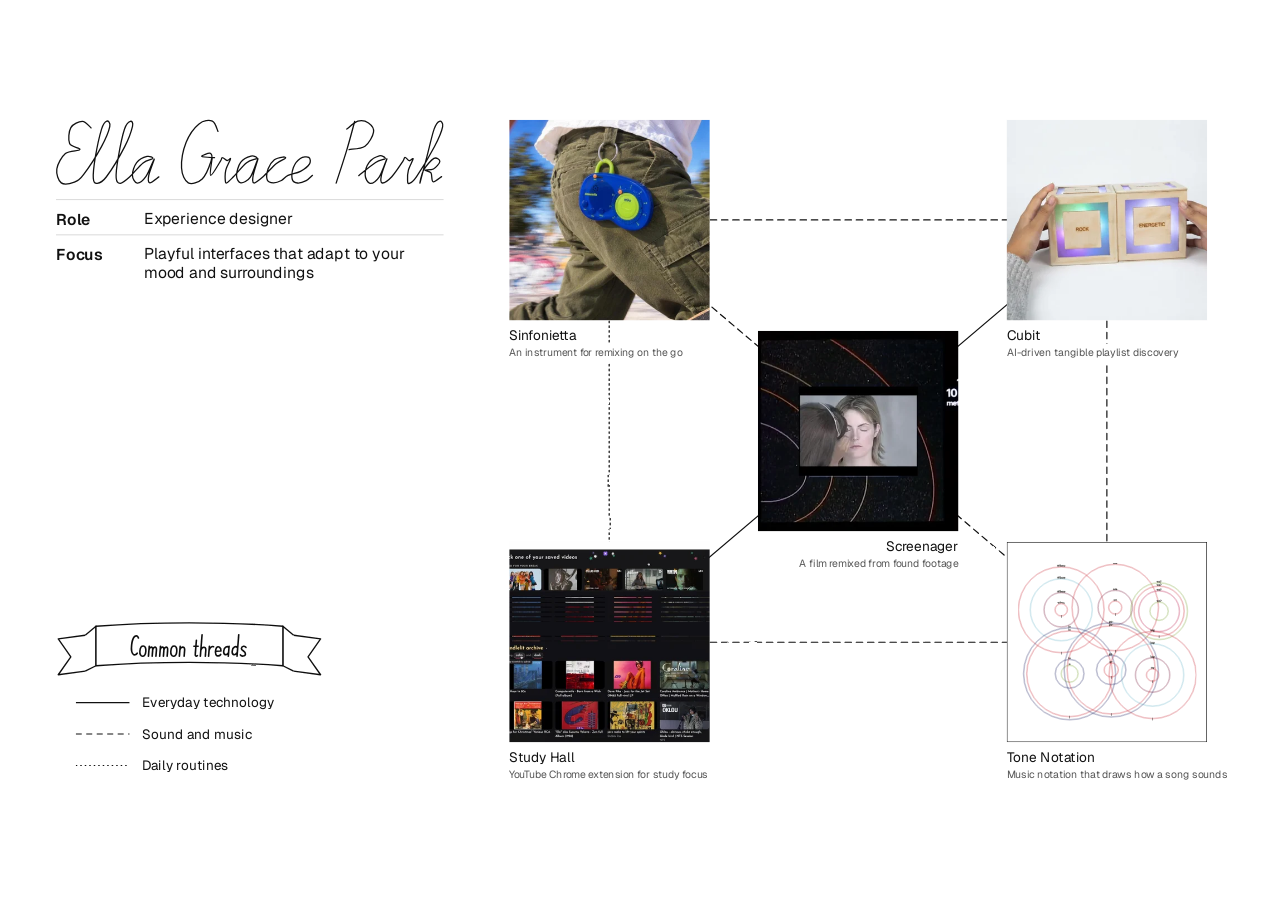
<file: index.html>
<!DOCTYPE html>
<html lang="en">
<head>
<meta charset="utf-8">
<meta name="viewport" content="width=device-width, initial-scale=1">
<script>/* touch screens: phones always get the phone layout (sideways it is just wider); tablets upright get the phone layout, sideways the computer one */
(()=>{const m=document.querySelector('meta[name=viewport]');if(!m||!matchMedia('(pointer: coarse)').matches)return;
const pick=()=>{const a=screen.width,b=screen.height,w=matchMedia('(orientation: landscape)').matches?Math.max(a,b):Math.min(a,b);return w>760&&w<1000?'width=760':'width=device-width, initial-scale=1'};
const phone=c=>c==='width=760'||Math.min(screen.width,screen.height)<=760&&!(matchMedia('(orientation: landscape)').matches&&Math.max(screen.width,screen.height)>=1000);
let cur=pick();m.content=cur;const was=phone(cur);
matchMedia('(orientation: landscape)').addEventListener('change',()=>{const n=pick();if(n===cur)return;cur=n;m.content=n;if(phone(n)!==was)location.reload();});})();</script>
<title>Ella Grace Park — Experience designer</title>
<meta name="description" content="Portfolio of Ella Grace Park, experience designer. Playful interfaces that adapt to your mood and surroundings.">
<link rel="preconnect" href="https://fonts.googleapis.com">
<link rel="preconnect" href="https://fonts.gstatic.com" crossorigin>
<link href="https://fonts.googleapis.com/css2?family=Geist:wght@400;600&display=swap" rel="stylesheet">
<link rel="icon" href="favicon.svg" type="image/svg+xml">
<link rel="icon" href="favicon-32.png" sizes="32x32" type="image/png">
<link rel="apple-touch-icon" href="apple-touch-icon.png">
<meta property="og:type" content="website">
<meta property="og:title" content="Ella Grace Park — Experience designer">
<meta property="og:description" content="Ella Grace Park, experience designer. Playful interfaces that adapt to your mood and surroundings.">
<meta property="og:image" content="https://ellagracepark.com/og-image.png">
<meta property="og:image:width" content="1200">
<meta property="og:image:height" content="630">
<meta name="twitter:card" content="summary_large_image">
<link rel="stylesheet" href="style.css?v=1795871683">
<!--fresh--><script>(()=>{const B="1795871683";const N=performance.getEntriesByType&&performance.getEntriesByType("navigation")[0];if(N&&N.type==="back_forward")return;fetch("version.json?t="+Date.now(),{cache:"no-store"}).then(r=>r.json()).then(j=>{if(!j.v||j.v===B)return;const u=new URL(location.href);if(u.searchParams.get("v")===j.v)return;u.searchParams.set("v",j.v);location.replace(u)}).catch(()=>{})})()</script><!--/fresh-->
</head>
<body>

<!-- stop-motion "line boil" for the name: the line is redrawn slightly differently ~8 times a second -->
<svg class="fx-defs" width="0" height="0" aria-hidden="true" focusable="false">
  <filter id="name-boil" x="-5%" y="-20%" width="110%" height="140%">
    <feTurbulence type="fractalNoise" baseFrequency="0.035" numOctaves="2" seed="1" result="n">
      <animate attributeName="seed" values="1;7;13;21;34" dur="1.25s" calcMode="discrete" repeatCount="indefinite"/>
    </feTurbulence>
    <feDisplacementMap in="SourceGraphic" in2="n" scale="2.6" xChannelSelector="R" yChannelSelector="G"/>
  </filter>
  <!-- softer, slower boil for the connecting lines -->
  <filter id="line-boil" x="-2%" y="-2%" width="104%" height="104%">
    <feTurbulence type="fractalNoise" baseFrequency="0.02" numOctaves="2" seed="3" result="n">
      <animate attributeName="seed" values="3;9;17;26" dur="0.8s" calcMode="discrete" repeatCount="indefinite"/>
    </feTurbulence>
    <feDisplacementMap in="SourceGraphic" in2="n" scale="2.2" xChannelSelector="R" yChannelSelector="G"/>
  </filter>
  <filter id="small-boil" x="-5%" y="-20%" width="110%" height="140%">
    <feTurbulence type="fractalNoise" baseFrequency="0.035" numOctaves="1" seed="2" result="n">
      <animate attributeName="seed" values="2;8;15;23" dur="1.6s" calcMode="discrete" repeatCount="indefinite"/>
    </feTurbulence>
    <feDisplacementMap in="SourceGraphic" in2="n" scale="1.1" xChannelSelector="R" yChannelSelector="G"/>
  </filter>
</svg>
<main class="home">
  <div class="board-wrap" id="boardWrap">
    <div class="board swapped" id="board">

      <!-- Connector lines: 8 fixed positions. Their style (tech/sound/daily) is set by the
           script from the two projects at each end. See HOME_HOVER.md. -->
      <svg class="links" viewBox="0 0 1296 864" aria-hidden="true">
        <line data-seg="TL-TR" x1="150" y1="126" x2="670" y2="126"/>
        <line data-seg="TR-BR" x1="670" y1="126" x2="670" y2="710"/>
        <line data-seg="TL-BL" x1="154" y1="126" x2="154" y2="710"/>
        <line data-seg="BL-BR" x1="150" y1="710" x2="670" y2="710"/>
        <line data-seg="TL-C"  x1="150" y1="126" x2="410" y2="418"/>
        <line data-seg="TR-C"  x1="670" y1="126" x2="410" y2="418"/>
        <line data-seg="BL-C"  x1="150" y1="710" x2="410" y2="418"/>
        <line data-seg="BR-C"  x1="670" y1="710" x2="410" y2="418"/>
      </svg>

      <a class="proj" data-id="sinfonietta" data-imgs="assets/sinfonietta/intro-art.webp assets/sinfonietta/build-1.webp assets/sinfonietta/build-4.webp assets/sinfonietta/build-7.webp assets/sinfonietta/map-6.webp" data-themes="tech sound daily" href="projects/sinfonietta.html?v=1795871683">
        <div class="thumb"><img src="assets/thumb-sinfonietta.webp?v=1795871683" alt="Sinfonietta clipped to a pocket"></div>
        <span class="label"><span class="pname">Sinfonietta</span> <span class="arrow">→</span></span>
        <span class="what">An instrument for remixing on the go</span>
      </a>
      <a class="proj" data-id="cubit" data-video="assets/video/cubit-demo.mp4" data-start="6" data-poster="assets/video/cubit-demo.jpg?v=1795871683" data-themes="tech sound" href="projects/cubit.html?v=1795871683">
        <div class="thumb"><img src="assets/thumb-cubit.webp?v=1795871683" alt="Two glowing Cubit cubes"></div>
        <span class="label"><span class="pname">Cubit</span> <span class="arrow">→</span></span>
        <span class="what">AI-driven tangible playlist discovery</span>
      </a>
      <a class="proj" data-id="screenager" data-imgs="assets/screenager/film-still.webp assets/screenager/still-person.webp assets/screenager/still-city.webp assets/screenager/still-planet.webp assets/screenager/still-face.webp" data-themes="tech" href="projects/screenager.html?v=1795871683">
        <div class="thumb"><img src="assets/thumb-screenager.webp?v=1795871683" alt="Film still from Screenager"></div>
        <span class="label"><span class="pname">Screenager</span> <span class="arrow">→</span></span>
        <span class="what">A film remixed from found footage</span>
      </a>
      <a class="proj" data-id="study-hall" data-video="assets/video/studyhall-demo.mp4" data-poster="assets/video/studyhall-demo.jpg?v=1795871683" data-themes="tech daily" href="projects/study-hall.html?v=1795871683">
        <div class="thumb"><img src="assets/thumb-studyhall.webp?v=1795871683" alt="Study Hall screens"></div>
        <span class="label"><span class="pname">Study Hall</span> <span class="arrow">→</span></span>
        <span class="what">YouTube Chrome extension for study focus</span>
      </a>
      <a class="proj" data-id="tone-notation" data-imgs="assets/tone-notation/tile-two-rows.svg assets/tone-notation/song.svg assets/tone-notation/sketch-1-3.svg assets/tone-notation/card-2-1.svg assets/tone-notation/card-1-2.svg" data-themes="tech sound" href="projects/tone-notation.html?v=1795871683">
        <div class="thumb"><img src="assets/tone-notation/tile-two-rows.svg?v=1795871683" class="thumb-whole" alt="Ring notation for Hide and Seek"></div>
        <span class="label"><span class="pname">Tone Notation</span> <span class="arrow">→</span></span>
        <span class="what">Music notation that draws how a song sounds</span>
      </a>

      <div class="legend">
        <h2><svg class="ribbon" viewBox="0 0 300 84" aria-hidden="true">
            <path d="M34,24 L4,28 L18,48 L4,68 L34,64"/>
            <path d="M266,24 L296,28 L282,48 L296,68 L266,64"/>
            <path d="M34,24 L46,14 L46,58 L34,64 M266,24 L254,14 L254,58 L266,64"/>
            <path class="band" d="M46,14 C110,9 190,9 254,14 L254,58 C190,53 110,53 46,58 Z"/>
          </svg><svg class="hand hand-connect" viewBox="-30 -4 540 142" role="img" aria-label="Common threads">
  <path pathLength="1" data-p="l" d="M33.84,19 C29.04,4 10.88,6 6.52,48 C2.32,88 19.84,94 28.96,80"/>
  <path pathLength="1" data-p="l" d="M53.28,51 C44.28,51 40.48,61 39.6,72 C38.56,85 44,92 50,92 C57,92 62.64,84 63.6,72 C64.56,60 60.28,51 53.28,51"/>
  <path pathLength="1" data-p="l" d="M77.2,52 L74,92 M76.08,66 C79.04,54 91.36,50 91.08,66 L89,92 M91.08,66 C94.04,54 106.36,50 106.08,66 L104,92"/>
  <path pathLength="1" data-p="l" d="M122.2,52 L119,92 M121.08,66 C124.04,54 136.36,50 136.08,66 L134,92 M136.08,66 C139.04,54 151.36,50 151.08,66 L149,92"/>
  <path pathLength="1" data-p="l" d="M177.28,51 C168.28,51 164.48,61 163.6,72 C162.56,85 168,92 174,92 C181,92 186.64,84 187.6,72 C188.56,60 184.28,51 177.28,51"/>
  <path pathLength="1" data-p="w" d="M201.2,52 L198,92 M200.08,66 C203.04,54 219.36,50 219.08,66 L217,92"/>
  <path pathLength="1" data-p="l" d="M266.12,28 L261.56,85 C261.08,91 265.92,93 270.16,90 M256.2,52 L273.2,52"/>
  <path pathLength="1" data-p="l" d="M288.88,6 L282,92 M283.92,68 C288.04,54 304.36,50 303.92,68 L302,92"/>
  <path pathLength="1" data-p="l" d="M318.2,52 L315,92 M316.92,68 C320.88,56 328.28,51 335.04,54"/>
  <path pathLength="1" data-p="l" d="M343.6,72 L364.68,71 C365.88,56 353.36,50 346.72,58 C341.08,66 340.48,86 348.16,90 C354,92 360.16,90 363.56,85"/>
  <path pathLength="1" data-p="l" d="M396.72,58 C391.36,50 377.04,54 375.6,72 C374.32,88 387.16,90 394.04,79 M397.2,52 L394,92"/>
  <path pathLength="1" data-p="l" d="M430.72,58 C425.36,50 411.04,54 409.6,72 C408.32,88 421.16,90 428.04,79 M435.88,6 L429,92"/>
  <path pathLength="1" data-p="n" d="M464.8,57 C461.36,50 447.36,50 446.48,61 C445.76,70 463.68,71 462.72,83 C461.84,94 445.92,93 442.4,87"/>
</svg></h2>
        <button class="legend-row" data-theme="tech" type="button">
          <svg viewBox="0 0 72 20" aria-hidden="true"><line x1="0" y1="10" x2="72" y2="10"/></svg>
          Everyday technology
        </button>
        <button class="legend-row" data-theme="sound" type="button">
          <svg viewBox="0 0 72 20" aria-hidden="true"><line x1="0" y1="10" x2="72" y2="10" stroke-dasharray="8 6"/></svg>
          Sound and music
        </button>
        <button class="legend-row" data-theme="daily" type="button">
          <svg viewBox="0 0 72 20" aria-hidden="true"><line x1="0" y1="10" x2="72" y2="10" stroke-dasharray="2 4"/></svg>
          Daily routines
        </button>
      </div>

      <div class="namecard">
        <a class="name-link" href="about.html?v=1795871683" aria-label="Ella Grace Park — about me">
          <svg class="name-svg" viewBox="0 0 566 95" width="566" height="95" aria-hidden="true" focusable="false">
            <path pathLength="1" style="--i:0" d="M51.2466 11.7758C49.1522 10.1869 43.3745 2.53138 38.4634 2.38693C33.4801 2.31471 24.7412 5.9258 21.6357 11.2702C18.5301 16.6146 17.5913 29.2535 19.8301 34.5979C21.9968 39.9423 35.8634 40.8812 34.8523 43.3367C33.8412 45.7923 19.3246 44.4923 13.6913 49.2589C8.1302 53.9533 2.13579 64.6422 1.12468 71.7921C0.113574 78.9421 3.36356 88.9087 7.62465 92.0865C11.8857 95.2642 21.3468 93.0253 26.8357 90.9309C32.2523 88.8365 33.9134 88.1143 40.4134 79.5199C46.9855 70.9977 59.841 51.0645 66.1966 39.4367C72.4799 27.809 77.1743 16.1813 78.4743 9.89801C79.7743 3.68693 76.0187 1.23138 74.0687 1.80916C72.0465 2.45916 69.3021 4.62581 66.4854 13.5813C63.741 22.4646 59.2633 43.3367 57.241 55.2533C55.2911 67.2422 53.9911 79.0865 54.4244 85.3698C54.8577 91.5809 56.8077 93.0976 59.9855 92.7365C63.091 92.4476 66.6299 92.3754 73.3465 83.4921C80.0632 74.6088 93.7853 51.7867 100.141 39.4367C106.569 27.159 110.252 15.748 111.696 9.5369C113.069 3.32582 110.469 1.59249 108.519 2.24249C106.569 2.89249 103.03 4.62581 100.069 13.3647C97.1075 22.1035 92.9186 42.8312 90.8964 54.7478C88.802 66.7366 87.3576 78.6532 87.8631 85.0087C88.3687 91.3642 90.6798 93.0976 93.9297 92.8809C97.1797 92.592 101.874 88.4754 107.363 83.4921C112.924 78.5088 121.446 67.3866 127.152 62.9088C132.785 58.3589 140.368 57.9978 141.307 56.4089C142.318 54.8922 136.83 52.5089 132.93 53.52C129.03 54.4589 121.302 57.9255 117.763 62.4755C114.224 67.0255 111.407 75.9088 111.552 80.8921C111.696 85.8754 115.307 92.2309 118.63 92.5198C121.88 92.8087 127.224 88.4754 131.413 82.6254C135.53 76.7754 142.679 57.42 143.402 57.2755C144.052 57.0589 136.396 75.6921 135.385 81.4699C134.302 87.3198 134.518 91.7976 136.974 92.0865C139.429 92.3754 147.952 84.7921 150.191 83.3476"/>
            <path pathLength="1" style="--i:1" d="M236.568 16.9035C235.196 14.3757 232.957 3.68691 228.335 1.88136C223.712 0.00359376 215.19 0.725812 208.835 5.92579C202.479 11.0535 194.318 22.1035 190.057 32.8645C185.796 43.6256 182.835 60.5255 183.34 70.4199C183.846 80.3143 188.179 89.342 193.163 92.0142C198.218 94.6864 207.968 91.5809 213.529 86.3087C219.018 81.1087 224.362 66.6644 226.385 60.4533C228.407 54.17 227.757 50.0533 225.518 48.8978C223.279 47.7422 211.868 52.2922 212.879 53.3755C213.818 54.4589 228.407 55.0366 231.512 55.3255"/>
            <path pathLength="1" style="--i:2" d="M227.901 56.6256C227.54 60.7422 223.857 80.531 225.879 81.181C227.901 81.831 237.146 65.0033 239.962 60.5978C242.851 56.2644 241.334 55.1811 242.996 55.0367C244.657 54.82 247.907 59.0811 249.929 59.37C251.879 59.7311 255.201 54.6756 254.84 56.9867C254.551 59.37 249.207 68.1811 247.979 73.4532C246.679 78.7254 246.968 85.6587 247.257 88.6921C247.546 91.7976 247.762 92.8809 249.784 91.942C251.734 91.0032 254.407 88.0421 259.173 83.131C263.94 78.2199 272.679 67.0255 278.384 62.5477C284.09 58.07 292.323 57.9256 293.406 56.3367C294.418 54.7478 288.784 52.0034 284.812 53.0145C280.84 53.9534 273.184 57.4922 269.645 62.2589C266.107 67.0255 263.651 76.4866 263.651 81.3977C263.723 86.381 266.54 91.6532 269.862 92.0143C273.257 92.3754 279.684 89.4143 283.873 83.4921C288.062 77.6421 294.201 57.1311 294.851 56.6978C295.573 56.3367 288.929 75.0421 287.99 80.9643C286.979 86.8865 286.618 91.8698 289.001 92.2309C291.384 92.592 296.945 87.8254 302.362 83.131C307.779 78.4366 316.012 68.6144 321.428 64.1366C326.845 59.6589 333.128 57.9256 334.79 56.2644C336.523 54.6756 334.067 54.0256 331.467 54.3867C328.795 54.7478 322.512 55.5422 318.901 58.3589C315.29 61.2478 311.462 66.5922 309.801 71.5033C308.067 76.4143 307.273 84.431 308.573 87.8976C309.873 91.292 314.062 91.942 317.529 92.0143C320.923 92.1587 325.69 90.3532 329.228 88.5476C332.767 86.6698 334.284 83.3476 338.906 81.1088C343.528 78.8699 351.834 78.0032 357.034 75.1866C362.306 72.4421 368.3 67.8199 370.323 64.4255C372.273 61.0311 371.406 56.1922 369.167 54.82C366.928 53.52 360.573 53.9534 356.817 56.4089C353.062 58.8644 348.656 64.4977 346.706 69.6255C344.756 74.7532 344.178 83.4199 345.117 87.1754C346.128 90.9309 349.306 91.942 352.701 92.2309C356.023 92.5198 361.728 90.7143 365.412 88.8365C369.023 86.9587 372.995 82.3365 374.584 81.0365"/>
            <path pathLength="1" style="--i:3" d="M436.261 2.09802C434.383 8.9591 429.4 28.3868 424.85 43.4089C420.372 58.4311 411.778 84.2143 409.178 92.3753"/>
            <path pathLength="1" style="--i:4" d="M424.706 13.5091C427.378 11.5591 435.539 3.47025 440.811 1.95359C446.156 0.509155 452.583 2.02581 456.411 4.6258C460.239 7.29801 464.644 12.2091 463.778 17.8424C462.911 23.4757 457.278 34.1645 451.283 38.4256C445.289 42.6867 431.856 42.5423 428.028 43.3367"/>
            <path pathLength="1" style="--i:5" d="M442.111 81.5421C446.228 78.3643 460.311 66.5921 466.811 62.4033C473.239 58.2866 479.883 58.2144 480.822 56.6255C481.689 54.9644 476.056 51.6422 472.156 52.5811C468.256 53.52 460.745 57.4922 457.35 62.1866C453.883 66.881 451.356 75.6199 451.572 80.7476C451.717 85.8032 455.183 92.1587 458.578 92.6642C461.972 93.0976 467.75 89.4143 471.939 83.4921C476.056 77.4976 482.772 57.2033 483.278 56.8422C483.855 56.4811 476.272 75.5477 475.189 81.3976C474.033 87.3198 474.033 91.942 476.561 92.2309C479.161 92.5198 485.444 88.3309 490.428 83.0587C495.411 77.8588 503.211 65.7255 506.389 60.9588C509.639 56.2644 508.122 54.9644 509.711 54.7478C511.3 54.5311 513.9 59.37 515.85 59.7311C517.872 60.1644 521.772 54.82 521.555 57.0589C521.339 59.2977 516.066 68.0366 514.694 73.381C513.322 78.7254 513.25 85.8032 513.466 88.9809C513.683 92.2309 513.9 93.6753 515.994 92.7365C518.161 91.7976 520.255 92.2309 526.394 83.3476C532.461 74.4643 546.255 51.57 552.683 39.3645C559.038 27.159 563.444 16.398 564.672 10.1869C565.972 3.97581 562.216 1.52026 560.122 2.09804C558.1 2.67581 555.355 4.84247 552.25 13.5813C549.144 22.3924 544.883 41.8201 541.416 54.8922C538.022 67.8921 532.389 88.8365 531.666 91.942C530.872 95.0476 533.544 79.231 536.939 73.3088C540.333 67.3866 548.061 58.4311 551.961 56.3366C555.933 54.2422 560.772 58.2866 560.627 60.8866C560.555 63.4866 554.85 69.6977 551.311 71.7921C547.7 73.8866 539.683 72.5143 539.105 73.4532C538.455 74.4643 545.75 74.7532 547.7 77.5699C549.577 80.3865 548.061 89.5587 550.661 90.4254C553.261 91.292 561.061 84.1421 563.155 82.9143"/>
          </svg>
        </a>

        <div class="info-rule" style="top:81px"></div>
        <div class="info-rule" style="top:117px"></div>
        <p class="info-k" style="top:91px">Role</p>
        <p class="info-v" style="top:91px">Experience designer</p>
        <p class="info-k" style="top:127px">Focus</p>
        <p class="info-v" style="top:127px">Playful interfaces that adapt to your mood and surroundings</p>
      </div>
    </div>
  </div>
</main>

<!-- Small screens: same content, stacked -->
<main class="home-mobile">
  <a class="name-link-m" href="about.html?v=1795871683" aria-label="Ella Grace Park, about me">
    <svg class="name-svg" viewBox="0 0 566 95" width="566" height="95" aria-hidden="true" focusable="false">
          <path pathLength="1" style="--i:0" d="M51.2466 11.7758C49.1522 10.1869 43.3745 2.53138 38.4634 2.38693C33.4801 2.31471 24.7412 5.9258 21.6357 11.2702C18.5301 16.6146 17.5913 29.2535 19.8301 34.5979C21.9968 39.9423 35.8634 40.8812 34.8523 43.3367C33.8412 45.7923 19.3246 44.4923 13.6913 49.2589C8.1302 53.9533 2.13579 64.6422 1.12468 71.7921C0.113574 78.9421 3.36356 88.9087 7.62465 92.0865C11.8857 95.2642 21.3468 93.0253 26.8357 90.9309C32.2523 88.8365 33.9134 88.1143 40.4134 79.5199C46.9855 70.9977 59.841 51.0645 66.1966 39.4367C72.4799 27.809 77.1743 16.1813 78.4743 9.89801C79.7743 3.68693 76.0187 1.23138 74.0687 1.80916C72.0465 2.45916 69.3021 4.62581 66.4854 13.5813C63.741 22.4646 59.2633 43.3367 57.241 55.2533C55.2911 67.2422 53.9911 79.0865 54.4244 85.3698C54.8577 91.5809 56.8077 93.0976 59.9855 92.7365C63.091 92.4476 66.6299 92.3754 73.3465 83.4921C80.0632 74.6088 93.7853 51.7867 100.141 39.4367C106.569 27.159 110.252 15.748 111.696 9.5369C113.069 3.32582 110.469 1.59249 108.519 2.24249C106.569 2.89249 103.03 4.62581 100.069 13.3647C97.1075 22.1035 92.9186 42.8312 90.8964 54.7478C88.802 66.7366 87.3576 78.6532 87.8631 85.0087C88.3687 91.3642 90.6798 93.0976 93.9297 92.8809C97.1797 92.592 101.874 88.4754 107.363 83.4921C112.924 78.5088 121.446 67.3866 127.152 62.9088C132.785 58.3589 140.368 57.9978 141.307 56.4089C142.318 54.8922 136.83 52.5089 132.93 53.52C129.03 54.4589 121.302 57.9255 117.763 62.4755C114.224 67.0255 111.407 75.9088 111.552 80.8921C111.696 85.8754 115.307 92.2309 118.63 92.5198C121.88 92.8087 127.224 88.4754 131.413 82.6254C135.53 76.7754 142.679 57.42 143.402 57.2755C144.052 57.0589 136.396 75.6921 135.385 81.4699C134.302 87.3198 134.518 91.7976 136.974 92.0865C139.429 92.3754 147.952 84.7921 150.191 83.3476"/>
          <path pathLength="1" style="--i:1" d="M236.568 16.9035C235.196 14.3757 232.957 3.68691 228.335 1.88136C223.712 0.00359376 215.19 0.725812 208.835 5.92579C202.479 11.0535 194.318 22.1035 190.057 32.8645C185.796 43.6256 182.835 60.5255 183.34 70.4199C183.846 80.3143 188.179 89.342 193.163 92.0142C198.218 94.6864 207.968 91.5809 213.529 86.3087C219.018 81.1087 224.362 66.6644 226.385 60.4533C228.407 54.17 227.757 50.0533 225.518 48.8978C223.279 47.7422 211.868 52.2922 212.879 53.3755C213.818 54.4589 228.407 55.0366 231.512 55.3255"/>
          <path pathLength="1" style="--i:2" d="M227.901 56.6256C227.54 60.7422 223.857 80.531 225.879 81.181C227.901 81.831 237.146 65.0033 239.962 60.5978C242.851 56.2644 241.334 55.1811 242.996 55.0367C244.657 54.82 247.907 59.0811 249.929 59.37C251.879 59.7311 255.201 54.6756 254.84 56.9867C254.551 59.37 249.207 68.1811 247.979 73.4532C246.679 78.7254 246.968 85.6587 247.257 88.6921C247.546 91.7976 247.762 92.8809 249.784 91.942C251.734 91.0032 254.407 88.0421 259.173 83.131C263.94 78.2199 272.679 67.0255 278.384 62.5477C284.09 58.07 292.323 57.9256 293.406 56.3367C294.418 54.7478 288.784 52.0034 284.812 53.0145C280.84 53.9534 273.184 57.4922 269.645 62.2589C266.107 67.0255 263.651 76.4866 263.651 81.3977C263.723 86.381 266.54 91.6532 269.862 92.0143C273.257 92.3754 279.684 89.4143 283.873 83.4921C288.062 77.6421 294.201 57.1311 294.851 56.6978C295.573 56.3367 288.929 75.0421 287.99 80.9643C286.979 86.8865 286.618 91.8698 289.001 92.2309C291.384 92.592 296.945 87.8254 302.362 83.131C307.779 78.4366 316.012 68.6144 321.428 64.1366C326.845 59.6589 333.128 57.9256 334.79 56.2644C336.523 54.6756 334.067 54.0256 331.467 54.3867C328.795 54.7478 322.512 55.5422 318.901 58.3589C315.29 61.2478 311.462 66.5922 309.801 71.5033C308.067 76.4143 307.273 84.431 308.573 87.8976C309.873 91.292 314.062 91.942 317.529 92.0143C320.923 92.1587 325.69 90.3532 329.228 88.5476C332.767 86.6698 334.284 83.3476 338.906 81.1088C343.528 78.8699 351.834 78.0032 357.034 75.1866C362.306 72.4421 368.3 67.8199 370.323 64.4255C372.273 61.0311 371.406 56.1922 369.167 54.82C366.928 53.52 360.573 53.9534 356.817 56.4089C353.062 58.8644 348.656 64.4977 346.706 69.6255C344.756 74.7532 344.178 83.4199 345.117 87.1754C346.128 90.9309 349.306 91.942 352.701 92.2309C356.023 92.5198 361.728 90.7143 365.412 88.8365C369.023 86.9587 372.995 82.3365 374.584 81.0365"/>
          <path pathLength="1" style="--i:3" d="M436.261 2.09802C434.383 8.9591 429.4 28.3868 424.85 43.4089C420.372 58.4311 411.778 84.2143 409.178 92.3753"/>
          <path pathLength="1" style="--i:4" d="M424.706 13.5091C427.378 11.5591 435.539 3.47025 440.811 1.95359C446.156 0.509155 452.583 2.02581 456.411 4.6258C460.239 7.29801 464.644 12.2091 463.778 17.8424C462.911 23.4757 457.278 34.1645 451.283 38.4256C445.289 42.6867 431.856 42.5423 428.028 43.3367"/>
          <path pathLength="1" style="--i:5" d="M442.111 81.5421C446.228 78.3643 460.311 66.5921 466.811 62.4033C473.239 58.2866 479.883 58.2144 480.822 56.6255C481.689 54.9644 476.056 51.6422 472.156 52.5811C468.256 53.52 460.745 57.4922 457.35 62.1866C453.883 66.881 451.356 75.6199 451.572 80.7476C451.717 85.8032 455.183 92.1587 458.578 92.6642C461.972 93.0976 467.75 89.4143 471.939 83.4921C476.056 77.4976 482.772 57.2033 483.278 56.8422C483.855 56.4811 476.272 75.5477 475.189 81.3976C474.033 87.3198 474.033 91.942 476.561 92.2309C479.161 92.5198 485.444 88.3309 490.428 83.0587C495.411 77.8588 503.211 65.7255 506.389 60.9588C509.639 56.2644 508.122 54.9644 509.711 54.7478C511.3 54.5311 513.9 59.37 515.85 59.7311C517.872 60.1644 521.772 54.82 521.555 57.0589C521.339 59.2977 516.066 68.0366 514.694 73.381C513.322 78.7254 513.25 85.8032 513.466 88.9809C513.683 92.2309 513.9 93.6753 515.994 92.7365C518.161 91.7976 520.255 92.2309 526.394 83.3476C532.461 74.4643 546.255 51.57 552.683 39.3645C559.038 27.159 563.444 16.398 564.672 10.1869C565.972 3.97581 562.216 1.52026 560.122 2.09804C558.1 2.67581 555.355 4.84247 552.25 13.5813C549.144 22.3924 544.883 41.8201 541.416 54.8922C538.022 67.8921 532.389 88.8365 531.666 91.942C530.872 95.0476 533.544 79.231 536.939 73.3088C540.333 67.3866 548.061 58.4311 551.961 56.3366C555.933 54.2422 560.772 58.2866 560.627 60.8866C560.555 63.4866 554.85 69.6977 551.311 71.7921C547.7 73.8866 539.683 72.5143 539.105 73.4532C538.455 74.4643 545.75 74.7532 547.7 77.5699C549.577 80.3865 548.061 89.5587 550.661 90.4254C553.261 91.292 561.061 84.1421 563.155 82.9143"/>
        </svg>
  </a>
  <div class="grid">
    <a href="projects/sinfonietta.html?v=1795871683"><img src="assets/thumb-sinfonietta.webp?v=1795871683" alt="">Sinfonietta<small>An instrument for remixing on the go</small></a>
    <a href="projects/cubit.html?v=1795871683"><img src="assets/thumb-cubit.webp?v=1795871683" alt="">Cubit<small>AI-driven tangible playlist discovery</small></a>
    <a href="projects/screenager.html?v=1795871683"><img src="assets/thumb-screenager.webp?v=1795871683" alt="">Screenager<small>A film remixed from found footage</small></a>
    <a href="projects/study-hall.html?v=1795871683"><img src="assets/thumb-studyhall.webp?v=1795871683" alt="">Study Hall<small>YouTube Chrome extension for study focus</small></a>
    <a href="projects/tone-notation.html?v=1795871683"><img src="assets/tone-notation/tile-two-rows.svg?v=1795871683" class="thumb-whole" alt="">Tone Notation<small>Music notation that draws how a song sounds</small></a>
  </div>
  <dl>
    <dt>Role</dt><dd>Experience designer</dd>
    <dt>Focus</dt><dd>Playful interfaces that adapt to your mood and surroundings</dd>
  </dl>
</main>

<script>
  // Scale the board to fit the window. The project map is a square: the right-hand squares sit
  // 64px further right than in Figma (left-right gap = top-bottom gap, 584), and the name column
  // moves with them. Board = 1296 + 64 wide. On wider windows the map fills the left side at full
  // height and the name column moves to the right edge (--ex).
  const wrap = document.getElementById('boardWrap');
  const board = document.getElementById('board');
  const spread = 160, BW = 1296 + spread;   // the name column sits 160 further right than in Figma
  // The map: a square of tile centres, side S, tiles T wide (CSS .board .proj). TL centre at (150, CY0).
  // SX wide x SY tall: a little wider than tall (fills the middle, still squarish); CX0 moves it right
  // the map is a little smaller and sits on the right; name card (top) and key (bottom) on the left
  const MAP = .94, S = 560 * MAP, SX = 660 * MAP, T = 250, CY0 = T / 2 + 4 + 560 * (1 - MAP) / 2;
  let CX0 = 185;
  function fit() {
    const padX = 56, padY = 48;   // margin around the page
    const k = Math.min((innerWidth - padX * 2) / BW, (innerHeight - padY * 2) / 864);   // as big as the window allows
    const extra = Math.max(0, (innerWidth - padX * 2) / k - BW);
    board.style.setProperty('--ex', spread + extra + 'px');
    // name card + key grow into the free right half (up to 1.6x), never into the map
    board.style.setProperty('--s', Math.min(1.6, Math.max(1, (391 + extra) / 396)));
    board.style.transform = `scale(${k})`;
    CX0 = BW + extra - 70 - SX - T / 2 + 90 - 35 - 6;   // right column, with room for the right tiles' taglines
    wrap.style.width = (BW + extra) * k + 'px';
    wrap.style.height = 864 * k + 'px';
  }

  // ---- Hover states: hovered project moves to the middle (see HOME_HOVER.md) ----
  const SPOT = { TL:[60,36], TR:[580,36], BL:[60,620], BR:[580,620], C:[320,328] };
  // Who sits where for each project in the middle. Default = screenager.
  const STATES = {
    'screenager':    { C:'screenager',    TL:'sinfonietta', TR:'cubit',      BL:'study-hall', BR:'tone-notation' },
    'sinfonietta':   { C:'sinfonietta',   TL:'cubit',       TR:'screenager', BL:'study-hall', BR:'tone-notation' },
    'cubit':         { C:'cubit',         TL:'sinfonietta', TR:'screenager', BL:'study-hall', BR:'tone-notation' },
    'study-hall':    { C:'study-hall',    TL:'sinfonietta', TR:'screenager', BL:'cubit',      BR:'tone-notation' },
    'tone-notation': { C:'tone-notation', TL:'sinfonietta', TR:'screenager', BL:'study-hall', BR:'cubit' },
  };
  const DEFAULT = 'screenager';
  // How each pair of projects is linked
  const LINK = {
    'cubit|screenager':'tech', 'screenager|study-hall':'tech', 'cubit|study-hall':'tech',
    'screenager|sinfonietta':'sound', 'screenager|tone-notation':'sound', 'cubit|sinfonietta':'sound',
    'cubit|tone-notation':'sound', 'sinfonietta|tone-notation':'sound', 'study-hall|tone-notation':'sound',
    'sinfonietta|study-hall':'daily',
  };
  const pair = (a, b) => [a, b].sort().join('|');
  // Right-hand spots (TR, BR) move right by `spread`, the middle by half of it; lines follow.
  // tile top-left (in the old 180px-tile terms, centre - 90; CSS margins grow the tile around its centre)
  const CENTRE = { TL:[0,0], TR:[1,0], BL:[0,1], BR:[1,1], C:[.5,.5] };
  const spotXY = s => [CX0 + CENTRE[s][0] * SX - 90, CY0 + CENTRE[s][1] * S - 90];
  // line ends: Figma centres 150/410/670 (x) and 126/418/710 (y) map onto the square
  const shiftX = x => x === 670 ? CX0 + SX : x === 410 ? CX0 + SX / 2 : x === 150 || x === 154 ? CX0 : x;
  const shiftY = y => y === 710 ? CY0 + S : y === 418 ? CY0 + S / 2 : y === 126 ? CY0 : y;

  const lines = [...board.querySelectorAll('.links line')];
  const projs = [...board.querySelectorAll('.proj')];
  const rows  = [...board.querySelectorAll('.legend-row')];
  const byId  = Object.fromEntries(projs.map(p => [p.dataset.id, p]));
  let current = null, busyUntil = 0, ignore = null;
  lines.forEach(l => ['x1', 'x2', 'y1', 'y2'].forEach(a => l.dataset[a] = l.getAttribute(a)));
  function place() {
    lines.forEach(l => {
      l.setAttribute('x1', shiftX(+l.dataset.x1)); l.setAttribute('x2', shiftX(+l.dataset.x2));
      l.setAttribute('y1', shiftY(+l.dataset.y1)); l.setAttribute('y2', shiftY(+l.dataset.y2));
    });
    if (!current) return;
    for (const [spot, pid] of Object.entries(STATES[current])) {
      const [x, y] = spotXY(spot);
      byId[pid].style.left = x + 'px'; byId[pid].style.top = y + 'px';
    }
  }

  function show(id) {
    if (id === current) return;
    current = id;
    const st = STATES[id];
    for (const [spot, pid] of Object.entries(st)) {
      const el = byId[pid];
      el.style.left = spotXY(spot)[0] + 'px';
      el.style.top  = spotXY(spot)[1] + 'px';
      el.classList.toggle('is-mid', spot === 'C');
    }
    lines.forEach(l => {
      const [s1, s2] = l.dataset.seg.split('-');
      const a = st[s1], b = st[s2], t = LINK[pair(a, b)];
      l.setAttribute('class', t); l.dataset.theme = t; l.dataset.a = a; l.dataset.b = b;
    });
    busyUntil = performance.now() + 450;
  }

  function clear() {
    board.classList.remove('is-focus');
    board.querySelectorAll('.on').forEach(el => el.classList.remove('on'));
  }
  function focusTheme(t) {
    clear(); board.classList.add('is-focus');
    lines.forEach(l => { if (l.dataset.theme === t) { l.classList.add('on');
      projs.forEach(p => (p.dataset.id === l.dataset.a || p.dataset.id === l.dataset.b) && p.classList.add('on')); }});
    rows.forEach(r => r.dataset.theme === t && r.classList.add('on'));
  }

  // Hover (or keyboard focus): nothing moves. The hovered project plays its preview in place
  // and the other projects grey out. Off the tile: back to normal.
  function activate(p) {
    projs.forEach(x => x.classList.toggle('hot', x === p));
    board.classList.add('is-pick');
    preview.start(p);
  }
  function reset() { projs.forEach(x => x.classList.remove('hot')); board.classList.remove('is-pick'); preview.stop(); }
  projs.forEach(p => {
    p.addEventListener('pointerenter', () => activate(p));
    p.addEventListener('pointerleave', () => { if (p.classList.contains('hot')) reset(); });
    p.addEventListener('focus', () => activate(p));
  });
  board.addEventListener('focusout', e => { if (!board.contains(e.relatedTarget)) reset(); });

  rows.forEach(r => {
    r.addEventListener('mouseenter', () => { board.classList.remove('is-pick'); focusTheme(r.dataset.theme); });
    r.addEventListener('focus',      () => focusTheme(r.dataset.theme));
    r.addEventListener('mouseleave', clear);
    r.addEventListener('blur', clear);
  });

  // first paint without animation
  // left column lines up with the map: name card top = top of the top tiles, key bottom = last line under the bottom tiles
  function alignLeft() {
    const B = board.getBoundingClientRect(), k = B.width / board.offsetWidth;
    const thumbs = projs.map(p => p.querySelector('.thumb').getBoundingClientRect());
    const top = Math.min(...thumbs.map(r => r.top));
    let low = 0; projs.forEach(p => p.querySelectorAll('.label, .what').forEach(e => { const r = e.getBoundingClientRect(); if (r.height) low = Math.max(low, r.bottom); }));
    const card = board.querySelector('.namecard'), key = board.querySelector('.legend');
    if (card) card.style.top = (top - B.top) / k + 'px';
    if (key) { key.style.top = 'auto'; key.style.bottom = (B.bottom - low) / k + 'px'; }
  }
  addEventListener('resize', () => { fit(); place(); alignLeft(); }); fit(); place(); alignLeft();
  if (document.fonts) document.fonts.ready.then(alignLeft);
  board.classList.add('no-anim'); show(DEFAULT); busyUntil = 0;
  requestAnimationFrame(() => requestAnimationFrame(() => board.classList.remove('no-anim')));
</script>
<script>
  // Hover preview: the hovered tile shows the project moving — its demo video if there is
  // one, otherwise a quick slideshow of images from the project page.
  const preview = (() => {
    let cur = null, timer = null, layer = null;
    function stop() {
      clearInterval(timer); timer = null;
      if (layer) { const l = layer; l.classList.remove('on'); setTimeout(() => l.remove(), 300); layer = null; }
      cur = null;
    }
    function start(tile) {
      if (cur === tile || matchMedia('(prefers-reduced-motion: reduce)').matches) return;
      stop(); cur = tile;
      const thumb = tile.querySelector('.thumb');
      layer = document.createElement('div'); layer.className = 'preview';
      if (tile.dataset.video) {
        const v = document.createElement('video');
        // data-start: the second the clip starts from, and loops back to (Cubit: the moment the cubes connect)
        const t0 = parseFloat(tile.dataset.start) || 0;
        Object.assign(v, { src: tile.dataset.video + (t0 ? '#t=' + t0 : ''), poster: t0 ? '' : (tile.dataset.poster || ''), muted: true, loop: !t0, playsInline: true, autoplay: true });
        if (t0) v.addEventListener('ended', () => { v.currentTime = t0; v.play().catch(() => {}); });
        if (t0) v.addEventListener('loadedmetadata', () => { if (v.currentTime < t0 - 0.2) v.currentTime = t0; }, { once: true });
        v.setAttribute('muted', ''); layer.appendChild(v); v.play().catch(() => {});
      } else if (tile.dataset.imgs) {
        const list = tile.dataset.imgs.split(' '); let i = 0;
        const img = document.createElement('img'); img.alt = ''; img.src = list[0]; layer.appendChild(img);
        list.forEach(src => { const p = new Image(); p.src = src; });          // preload
        timer = setInterval(() => { i = (i + 1) % list.length; img.src = list[i]; }, 850);
      }
      thumb.appendChild(layer); requestAnimationFrame(() => layer && layer.classList.add('on'));
    }
    return { start, stop };
  })();
</script>

<script>
  // Draw the hand-drawn name stroke by stroke, like a pen: each stroke's time matches its length,
  // with a short pause between strokes (the pen lifting).
  document.querySelectorAll('.name-svg').forEach(svg => {
    const paths = [...svg.querySelectorAll('path')];
    const lens = paths.map(p => p.getTotalLength());
    const speed = lens.reduce((a, b) => a + b, 0) / 4.6;   // whole name in about 4.6 s of drawing
    let t = 0.4;
    paths.forEach((p, i) => {
      const d = lens[i] / speed;
      p.style.animationDuration = d + 's';
      p.style.animationDelay = t + 's';
      t += d + 0.12;
    });
    svg.classList.add('go');
    // once written, start the stop-motion boil
    if (!matchMedia('(prefers-reduced-motion: reduce)').matches)
      setTimeout(() => svg.classList.add('boil'), (t + 0.2) * 1000);
  });
</script>
</body>
</html>
</file>
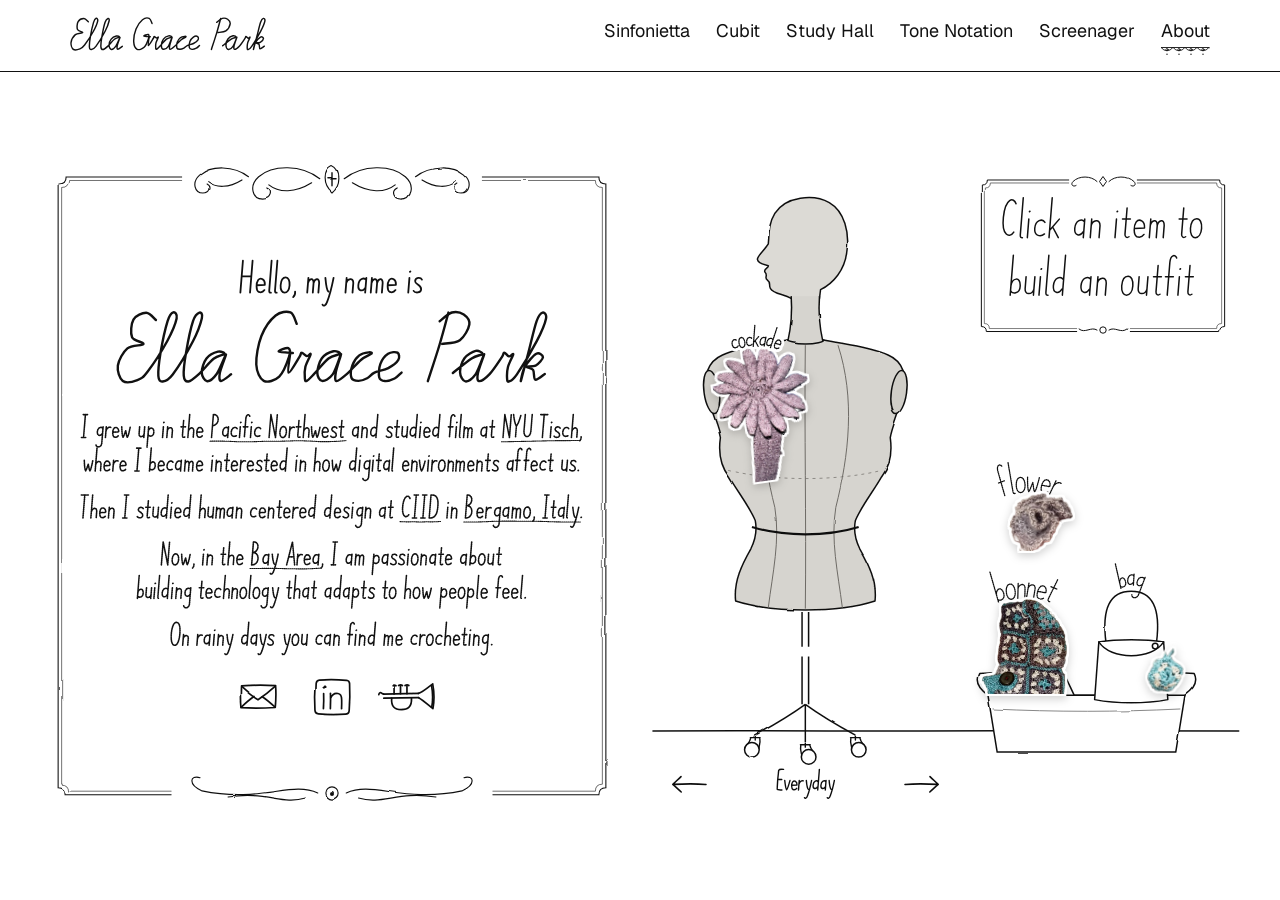
<file: about.html>
<!DOCTYPE html>
<html lang="en">
<head>
<meta charset="utf-8">
<meta name="viewport" content="width=device-width, initial-scale=1">
<script>/* touch screens: phones always get the phone layout (sideways it is just wider); tablets upright get the phone layout, sideways the computer one */
(()=>{const m=document.querySelector('meta[name=viewport]');if(!m||!matchMedia('(pointer: coarse)').matches)return;
const pick=()=>{const a=screen.width,b=screen.height,w=matchMedia('(orientation: landscape)').matches?Math.max(a,b):Math.min(a,b);return w>760&&w<1000?'width=760':'width=device-width, initial-scale=1'};
const phone=c=>c==='width=760'||Math.min(screen.width,screen.height)<=760&&!(matchMedia('(orientation: landscape)').matches&&Math.max(screen.width,screen.height)>=1000);
let cur=pick();m.content=cur;const was=phone(cur);
matchMedia('(orientation: landscape)').addEventListener('change',()=>{const n=pick();if(n===cur)return;cur=n;m.content=n;if(phone(n)!==was)location.reload();});})();</script>
<title>About — Ella Grace Park</title>
<meta name="description" content="Ella Grace Park, experience designer. CV, education, experience and skills.">
<link rel="preconnect" href="https://fonts.googleapis.com">
<link rel="preconnect" href="https://fonts.gstatic.com" crossorigin>
<link href="https://fonts.googleapis.com/css2?family=Geist:wght@400;600&family=EB+Garamond:ital,wght@0,400;0,500;1,400&display=swap" rel="stylesheet">
<link rel="icon" href="favicon.svg" type="image/svg+xml">
<link rel="icon" href="favicon-32.png" sizes="32x32" type="image/png">
<link rel="apple-touch-icon" href="apple-touch-icon.png">
<meta property="og:type" content="website">
<meta property="og:title" content="About — Ella Grace Park">
<meta property="og:description" content="Ella Grace Park, experience designer. Playful interfaces that adapt to your mood and surroundings.">
<meta property="og:image" content="https://ellagracepark.com/og-image.png">
<meta property="og:image:width" content="1200">
<meta property="og:image:height" content="630">
<meta name="twitter:card" content="summary_large_image">
<link rel="stylesheet" href="style.css?v=1795871683">
<!--fresh--><script>(()=>{const B="1795871683";const N=performance.getEntriesByType&&performance.getEntriesByType("navigation")[0];if(N&&N.type==="back_forward")return;fetch("version.json?t="+Date.now(),{cache:"no-store"}).then(r=>r.json()).then(j=>{if(!j.v||j.v===B)return;const u=new URL(location.href);if(u.searchParams.get("v")===j.v)return;u.searchParams.set("v",j.v);location.replace(u)}).catch(()=>{})})()</script><!--/fresh-->
</head>
<body>

<svg class="fx-defs" width="0" height="0" aria-hidden="true" focusable="false">
  <filter id="name-boil" x="-5%" y="-20%" width="110%" height="140%">
    <feTurbulence type="fractalNoise" baseFrequency="0.035" numOctaves="2" seed="1" result="n">
      <animate attributeName="seed" values="1;7;13;21;34" dur="1.25s" calcMode="discrete" repeatCount="indefinite"/>
    </feTurbulence>
    <feDisplacementMap in="SourceGraphic" in2="n" scale="2.6" xChannelSelector="R" yChannelSelector="G"/>
  </filter>
  <filter id="line-boil" x="-4%" y="-20%" width="108%" height="140%">
    <feTurbulence type="fractalNoise" baseFrequency="0.03" numOctaves="2" seed="3" result="n">
      <animate attributeName="seed" values="3;9;17;26" dur="1.2s" calcMode="discrete" repeatCount="indefinite"/>
    </feTurbulence>
    <feDisplacementMap in="SourceGraphic" in2="n" scale="2.2" xChannelSelector="R" yChannelSelector="G"/>
  </filter>
  <filter id="letter-boil" x="-2%" y="-5%" width="104%" height="110%">
    <feTurbulence type="fractalNoise" baseFrequency="0.035" numOctaves="1" seed="4" result="n">
      <animate attributeName="seed" values="4;9;16;21" dur="2.4s" calcMode="discrete" repeatCount="indefinite"/>
    </feTurbulence>
    <feDisplacementMap in="SourceGraphic" in2="n" scale="0.9" xChannelSelector="R" yChannelSelector="G"/>
  </filter>
  <filter id="small-boil" x="-5%" y="-20%" width="110%" height="140%">
    <feTurbulence type="fractalNoise" baseFrequency="0.035" numOctaves="1" seed="2" result="n">
      <animate attributeName="seed" values="2;8;15;23" dur="1.6s" calcMode="discrete" repeatCount="indefinite"/>
    </feTurbulence>
    <feDisplacementMap in="SourceGraphic" in2="n" scale="1.1" xChannelSelector="R" yChannelSelector="G"/>
  </filter>
</svg>
<header class="topbar" id="top">
  <a class="home-link" href="index.html?v=1795871683" aria-label="Ella Grace Park, home"><img class="home-name" src="assets/name.svg?v=1795871683" alt="" width="570" height="99"></a>
  <nav>
    <a href="projects/sinfonietta.html?v=1795871683">Sinfonietta</a>
    <a href="projects/cubit.html?v=1795871683">Cubit</a>
    <a href="projects/study-hall.html?v=1795871683">Study Hall</a>
    <a href="projects/tone-notation.html?v=1795871683">Tone Notation</a>
    <a href="projects/screenager.html?v=1795871683">Screenager</a>
    <a href="about.html?v=1795871683" aria-current="page">About</a>
  </nav>
</header>

<main class="about">
  <div class="about-intro">
    <div class="letter">
      <h1 class="visually-hidden">Hello, my name is Ella</h1>
      <div class="letter-art"><header class="title-card"><svg class="hand tc-kicker-hand" viewBox="-4 -4 511 140" role="img" aria-label="Hello, my name is"><path pathLength="1" data-p="l" d="M11.88,6 L5,92 M37.88,6 L31,92 M8.52,48 L34.52,48"/><path pathLength="1" data-p="l" d="M49.77,72 L70.85,71 C72.05,56 59.53,50 52.89,58 C47.25,66 46.65,86 54.33,90 C60.17,92 66.33,90 69.73,85"/><path pathLength="1" data-p="l" d="M89.05,6 L82.65,86 C82.25,91 84.17,92 87.17,92"/><path pathLength="1" data-p="l" d="M104.61,6 L98.21,86 C97.81,91 99.73,92 102.73,92"/><path pathLength="1" data-p="l" d="M127.01,51 C118.01,51 114.21,61 113.33,72 C112.29,85 117.73,92 123.73,92 C130.73,92 136.37,84 137.33,72 C138.29,60 134.01,51 127.01,51"/><path pathLength="1" data-p="w" d="M152.26,89 C152.86,94 151.38,100 147.06,104"/><path pathLength="1" data-p="l" d="M188.04,52 L184.84,92 M186.92,66 C189.88,54 202.2,50 201.92,66 L199.84,92 M201.92,66 C204.88,54 217.2,50 216.92,66 L214.84,92"/><path pathLength="1" data-p="w" d="M233.73,52 C235.29,70 238.01,86 241.77,89 M255.73,52 C250.65,78 244.89,100 238.61,116 C234.65,128 228.57,129 225.97,124"/><path pathLength="1" data-p="l" d="M290.92,52 L287.72,92 M289.8,66 C292.76,54 309.08,50 308.8,66 L306.72,92"/><path pathLength="1" data-p="l" d="M343.44,58 C338.08,50 323.76,54 322.32,72 C321.04,88 333.88,90 340.76,79 M343.92,52 L340.72,92"/><path pathLength="1" data-p="l" d="M358.92,52 L355.72,92 M357.8,66 C360.76,54 373.08,50 372.8,66 L370.72,92 M372.8,66 C375.76,54 388.08,50 387.8,66 L385.72,92"/><path pathLength="1" data-p="w" d="M402.32,72 L423.4,71 C424.6,56 412.08,50 405.44,58 C399.8,66 399.2,86 406.88,90 C412.72,92 418.88,90 422.28,85"/><path pathLength="1" data-p="l" d="M459.78,52 L456.58,92 M461.06,36 C461.51,35.4 461.92,35.2 462.34,35"/><path pathLength="1" data-p="n" d="M493.38,57 C489.94,50 475.94,50 475.06,61 C474.34,70 492.26,71 491.3,83 C490.42,94 474.5,93 470.98,87"/></svg><svg class="hand hand-hello tc-name" viewBox="0 0 566 95" role="img" aria-label="Ella Grace Park">
            <path pathLength="1" d="M51.2466 11.7758C49.1522 10.1869 43.3745 2.53138 38.4634 2.38693C33.4801 2.31471 24.7412 5.9258 21.6357 11.2702C18.5301 16.6146 17.5913 29.2535 19.8301 34.5979C21.9968 39.9423 35.8634 40.8812 34.8523 43.3367C33.8412 45.7923 19.3246 44.4923 13.6913 49.2589C8.1302 53.9533 2.13579 64.6422 1.12468 71.7921C0.113574 78.9421 3.36356 88.9087 7.62465 92.0865C11.8857 95.2642 21.3468 93.0253 26.8357 90.9309C32.2523 88.8365 33.9134 88.1143 40.4134 79.5199C46.9855 70.9977 59.841 51.0645 66.1966 39.4367C72.4799 27.809 77.1743 16.1813 78.4743 9.89801C79.7743 3.68693 76.0187 1.23138 74.0687 1.80916C72.0465 2.45916 69.3021 4.62581 66.4854 13.5813C63.741 22.4646 59.2633 43.3367 57.241 55.2533C55.2911 67.2422 53.9911 79.0865 54.4244 85.3698C54.8577 91.5809 56.8077 93.0976 59.9855 92.7365C63.091 92.4476 66.6299 92.3754 73.3465 83.4921C80.0632 74.6088 93.7853 51.7867 100.141 39.4367C106.569 27.159 110.252 15.748 111.696 9.5369C113.069 3.32582 110.469 1.59249 108.519 2.24249C106.569 2.89249 103.03 4.62581 100.069 13.3647C97.1075 22.1035 92.9186 42.8312 90.8964 54.7478C88.802 66.7366 87.3576 78.6532 87.8631 85.0087C88.3687 91.3642 90.6798 93.0976 93.9297 92.8809C97.1797 92.592 101.874 88.4754 107.363 83.4921C112.924 78.5088 121.446 67.3866 127.152 62.9088C132.785 58.3589 140.368 57.9978 141.307 56.4089C142.318 54.8922 136.83 52.5089 132.93 53.52C129.03 54.4589 121.302 57.9255 117.763 62.4755C114.224 67.0255 111.407 75.9088 111.552 80.8921C111.696 85.8754 115.307 92.2309 118.63 92.5198C121.88 92.8087 127.224 88.4754 131.413 82.6254C135.53 76.7754 142.679 57.42 143.402 57.2755C144.052 57.0589 136.396 75.6921 135.385 81.4699C134.302 87.3198 134.518 91.7976 136.974 92.0865C139.429 92.3754 147.952 84.7921 150.191 83.3476"/>
            <path pathLength="1" d="M236.568 16.9035C235.196 14.3757 232.957 3.68691 228.335 1.88136C223.712 0.00359376 215.19 0.725812 208.835 5.92579C202.479 11.0535 194.318 22.1035 190.057 32.8645C185.796 43.6256 182.835 60.5255 183.34 70.4199C183.846 80.3143 188.179 89.342 193.163 92.0142C198.218 94.6864 207.968 91.5809 213.529 86.3087C219.018 81.1087 224.362 66.6644 226.385 60.4533C228.407 54.17 227.757 50.0533 225.518 48.8978C223.279 47.7422 211.868 52.2922 212.879 53.3755C213.818 54.4589 228.407 55.0366 231.512 55.3255"/>
            <path pathLength="1" d="M227.901 56.6256C227.54 60.7422 223.857 80.531 225.879 81.181C227.901 81.831 237.146 65.0033 239.962 60.5978C242.851 56.2644 241.334 55.1811 242.996 55.0367C244.657 54.82 247.907 59.0811 249.929 59.37C251.879 59.7311 255.201 54.6756 254.84 56.9867C254.551 59.37 249.207 68.1811 247.979 73.4532C246.679 78.7254 246.968 85.6587 247.257 88.6921C247.546 91.7976 247.762 92.8809 249.784 91.942C251.734 91.0032 254.407 88.0421 259.173 83.131C263.94 78.2199 272.679 67.0255 278.384 62.5477C284.09 58.07 292.323 57.9256 293.406 56.3367C294.418 54.7478 288.784 52.0034 284.812 53.0145C280.84 53.9534 273.184 57.4922 269.645 62.2589C266.107 67.0255 263.651 76.4866 263.651 81.3977C263.723 86.381 266.54 91.6532 269.862 92.0143C273.257 92.3754 279.684 89.4143 283.873 83.4921C288.062 77.6421 294.201 57.1311 294.851 56.6978C295.573 56.3367 288.929 75.0421 287.99 80.9643C286.979 86.8865 286.618 91.8698 289.001 92.2309C291.384 92.592 296.945 87.8254 302.362 83.131C307.779 78.4366 316.012 68.6144 321.428 64.1366C326.845 59.6589 333.128 57.9256 334.79 56.2644C336.523 54.6756 334.067 54.0256 331.467 54.3867C328.795 54.7478 322.512 55.5422 318.901 58.3589C315.29 61.2478 311.462 66.5922 309.801 71.5033C308.067 76.4143 307.273 84.431 308.573 87.8976C309.873 91.292 314.062 91.942 317.529 92.0143C320.923 92.1587 325.69 90.3532 329.228 88.5476C332.767 86.6698 334.284 83.3476 338.906 81.1088C343.528 78.8699 351.834 78.0032 357.034 75.1866C362.306 72.4421 368.3 67.8199 370.323 64.4255C372.273 61.0311 371.406 56.1922 369.167 54.82C366.928 53.52 360.573 53.9534 356.817 56.4089C353.062 58.8644 348.656 64.4977 346.706 69.6255C344.756 74.7532 344.178 83.4199 345.117 87.1754C346.128 90.9309 349.306 91.942 352.701 92.2309C356.023 92.5198 361.728 90.7143 365.412 88.8365C369.023 86.9587 372.995 82.3365 374.584 81.0365"/>
            <path pathLength="1" d="M436.261 2.09802C434.383 8.9591 429.4 28.3868 424.85 43.4089C420.372 58.4311 411.778 84.2143 409.178 92.3753"/>
            <path pathLength="1" d="M424.706 13.5091C427.378 11.5591 435.539 3.47025 440.811 1.95359C446.156 0.509155 452.583 2.02581 456.411 4.6258C460.239 7.29801 464.644 12.2091 463.778 17.8424C462.911 23.4757 457.278 34.1645 451.283 38.4256C445.289 42.6867 431.856 42.5423 428.028 43.3367"/>
            <path pathLength="1" d="M442.111 81.5421C446.228 78.3643 460.311 66.5921 466.811 62.4033C473.239 58.2866 479.883 58.2144 480.822 56.6255C481.689 54.9644 476.056 51.6422 472.156 52.5811C468.256 53.52 460.745 57.4922 457.35 62.1866C453.883 66.881 451.356 75.6199 451.572 80.7476C451.717 85.8032 455.183 92.1587 458.578 92.6642C461.972 93.0976 467.75 89.4143 471.939 83.4921C476.056 77.4976 482.772 57.2033 483.278 56.8422C483.855 56.4811 476.272 75.5477 475.189 81.3976C474.033 87.3198 474.033 91.942 476.561 92.2309C479.161 92.5198 485.444 88.3309 490.428 83.0587C495.411 77.8588 503.211 65.7255 506.389 60.9588C509.639 56.2644 508.122 54.9644 509.711 54.7478C511.3 54.5311 513.9 59.37 515.85 59.7311C517.872 60.1644 521.772 54.82 521.555 57.0589C521.339 59.2977 516.066 68.0366 514.694 73.381C513.322 78.7254 513.25 85.8032 513.466 88.9809C513.683 92.2309 513.9 93.6753 515.994 92.7365C518.161 91.7976 520.255 92.2309 526.394 83.3476C532.461 74.4643 546.255 51.57 552.683 39.3645C559.038 27.159 563.444 16.398 564.672 10.1869C565.972 3.97581 562.216 1.52026 560.122 2.09804C558.1 2.67581 555.355 4.84247 552.25 13.5813C549.144 22.3924 544.883 41.8201 541.416 54.8922C538.022 67.8921 532.389 88.8365 531.666 91.942C530.872 95.0476 533.544 79.231 536.939 73.3088C540.333 67.3866 548.061 58.4311 551.961 56.3366C555.933 54.2422 560.772 58.2866 560.627 60.8866C560.555 63.4866 554.85 69.6977 551.311 71.7921C547.7 73.8866 539.683 72.5143 539.105 73.4532C538.455 74.4643 545.75 74.7532 547.7 77.5699C549.577 80.3865 548.061 89.5587 550.661 90.4254C553.261 91.292 561.061 84.1421 563.155 82.9143"/>
          </svg></header><div class="letter-hand-set"><p class="visually-hidden">I grew up in the Pacific Northwest and studied film at NYU Tisch, where I became interested in how digital environments affect us. Then I studied human centered design at CIID in Bergamo, Italy. Now, in the Bay Area, I am passionate about building technology that adapts to how people feel. On rainy days you can find me crocheting.</p><div class="letter-hand-wrap for-desk"><svg class="hand letter-hand" viewBox="-10 0 1922 922" aria-hidden="true" focusable="false"><path d="M25.28,6 L18.4,92 M17.28,6 L33.28,6 M10.4,92 L26.4,92"/><path d="M91.22,58 C85.86,50 71.54,54 70.26,70 C68.98,86 81.82,88 88.7,77 M91.7,52 L86.9,112 C85.54,129 68.3,132 65.26,120"/><path d="M103.67,52 L100.47,92 M102.39,68 C106.35,56 113.75,51 120.51,54"/><path d="M129.07,72 L150.15,71 C151.35,56 138.83,50 132.19,58 C126.55,66 125.95,86 133.63,90 C139.47,92 145.63,90 149.03,85"/><path d="M161.67,52 C162.23,70 163.79,88 166.55,91 C169.79,88 174.07,72 176.55,66 C178.07,72 179.79,88 182.55,91 C185.79,88 190.23,70 193.67,52"/><path d="M228.86,52 L226.78,78 C225.66,92 241.66,92 245.7,79 M247.86,52 L244.66,92"/><path d="M262.7,52 L256.62,128 M261.26,70 C263.54,54 282.86,50 282.1,72 C281.66,90 263.66,90 260.46,80"/><path d="M318.05,52 L314.85,92 M319.33,36 C319.78,35.4 320.19,35.2 320.61,35"/><path d="M334.05,52 L330.85,92 M332.93,66 C335.89,54 352.21,50 351.93,66 L349.85,92"/><path d="M394.11,28 L389.55,85 C389.07,91 393.91,93 398.15,90 M384.19,52 L401.19,52"/><path d="M416.87,6 L409.99,92 M411.91,68 C416.03,54 432.35,50 431.91,68 L429.99,92"/><path d="M444.59,72 L465.67,71 C466.87,56 454.35,50 447.71,58 C442.07,66 441.47,86 449.15,90 C454.99,92 461.15,90 464.55,85"/><path d="M498.85,92 L505.73,6 C530.89,4 529.53,46 502.45,47"/><path d="M562.06,58 C556.7,50 542.38,54 540.94,72 C539.66,88 552.5,90 559.38,79 M562.54,52 L559.34,92"/><path d="M594.79,59 C589.51,50 574.19,54 572.75,72 C571.31,90 586.31,90 593.79,84"/><path d="M606.76,52 L603.56,92 M608.04,36 C608.49,35.4 608.9,35.2 609.32,35"/><path d="M642.28,12 C639,3 628.84,5 627.48,22 L621.88,92 M618.08,52 L635.08,52"/><path d="M648.08,52 L644.88,92 M649.36,36 C649.81,35.4 650.22,35.2 650.64,35"/><path d="M682.89,59 C677.61,50 662.29,54 660.85,72 C659.41,90 674.41,90 681.89,84"/><path d="M714.87,92 L721.75,6 L738.87,92 L745.75,6"/><path d="M769.24,51 C760.24,51 756.44,61 755.56,72 C754.52,85 759.96,92 765.96,92 C772.96,92 778.6,84 779.56,72 C780.52,60 776.24,51 769.24,51"/><path d="M793.16,52 L789.96,92 M791.88,68 C795.84,56 803.24,51 810,54"/><path d="M827.08,28 L822.52,85 C822.04,91 826.88,93 831.12,90 M817.16,52 L834.16,52"/><path d="M849.84,6 L842.96,92 M844.88,68 C849,54 865.32,50 864.88,68 L862.96,92"/><path d="M874.09,52 C874.65,70 876.21,88 878.97,91 C882.21,88 886.49,72 888.97,66 C890.49,72 892.21,88 894.97,91 C898.21,88 902.65,70 906.09,52"/><path d="M915.49,72 L936.57,71 C937.77,56 925.25,50 918.61,58 C912.97,66 912.37,86 920.05,90 C925.89,92 932.05,90 935.45,85"/><path d="M968.93,57 C965.49,50 951.49,50 950.61,61 C949.89,70 967.81,71 966.85,83 C965.97,94 950.05,93 946.53,87"/><path d="M988.25,28 L983.69,85 C983.21,91 988.05,93 992.29,90 M978.33,52 L995.33,52"/><path d="M1049.72,58 C1044.36,50 1030.04,54 1028.6,72 C1027.32,88 1040.16,90 1047.04,79 M1050.2,52 L1047,92"/><path d="M1065.2,52 L1062,92 M1064.08,66 C1067.04,54 1083.36,50 1083.08,66 L1081,92"/><path d="M1117.72,58 C1112.36,50 1098.04,54 1096.6,72 C1095.32,88 1108.16,90 1115.04,79 M1122.88,6 L1116,92"/><path d="M1177.26,57 C1173.82,50 1159.82,50 1158.94,61 C1158.22,70 1176.14,71 1175.18,83 C1174.3,94 1158.38,93 1154.86,87"/><path d="M1196.58,28 L1192.02,85 C1191.54,91 1196.38,93 1200.62,90 M1186.66,52 L1203.66,52"/><path d="M1215.63,52 L1213.55,78 C1212.43,92 1228.43,92 1232.47,79 M1234.63,52 L1231.43,92"/><path d="M1265.8,58 C1260.44,50 1246.12,54 1244.68,72 C1243.4,88 1256.24,90 1263.12,79 M1270.96,6 L1264.08,92"/><path d="M1282.92,52 L1279.72,92 M1284.2,36 C1284.65,35.4 1285.06,35.2 1285.48,35"/><path d="M1297.37,72 L1318.45,71 C1319.65,56 1307.13,50 1300.49,58 C1294.85,66 1294.25,86 1301.93,90 C1307.77,92 1313.93,90 1317.33,85"/><path d="M1350.82,58 C1345.46,50 1331.14,54 1329.7,72 C1328.42,88 1341.26,90 1348.14,79 M1355.98,6 L1349.1,92"/><path d="M1412.16,12 C1408.88,3 1398.72,5 1397.36,22 L1391.76,92 M1387.96,52 L1404.96,52"/><path d="M1417.96,52 L1414.76,92 M1419.24,36 C1419.69,35.4 1420.1,35.2 1420.52,35"/><path d="M1436.09,6 L1429.69,86 C1429.29,91 1431.21,92 1434.21,92"/><path d="M1448.05,52 L1444.85,92 M1446.93,66 C1449.89,54 1462.21,50 1461.93,66 L1459.85,92 M1461.93,66 C1464.89,54 1477.21,50 1476.93,66 L1474.85,92"/><path d="M1531.6,58 C1526.24,50 1511.92,54 1510.48,72 C1509.2,88 1522.04,90 1528.92,79 M1532.08,52 L1528.88,92"/><path d="M1554,28 L1549.44,85 C1548.96,91 1553.8,93 1558.04,90 M1544.08,52 L1561.08,52"/><path d="M1593.06,92 L1599.94,6 L1617.06,92 L1623.94,6"/><path d="M1632.71,6 C1635.11,26 1638.67,44 1643.35,48 C1648.67,44 1655.11,26 1660.71,6 M1643.35,48 L1639.83,92"/><path d="M1676.68,6 L1671.88,66 C1669.48,96 1695.48,96 1697.88,66 L1702.68,6"/><path d="M1734.66,6 L1761.66,6 M1747.66,6 L1740.78,92"/><path d="M1773.63,52 L1770.43,92 M1774.91,36 C1775.36,35.4 1775.77,35.2 1776.19,35"/><path d="M1807.23,57 C1803.79,50 1789.79,50 1788.91,61 C1788.19,70 1806.11,71 1805.15,83 C1804.27,94 1788.35,93 1784.83,87"/><path d="M1839.47,59 C1834.19,50 1818.87,54 1817.43,72 C1815.99,90 1830.99,90 1838.47,84"/><path d="M1856.71,6 L1849.83,92 M1851.75,68 C1855.87,54 1872.19,50 1871.75,68 L1869.83,92"/><path d="M1886.16,89 C1886.76,94 1885.28,100 1880.96,104"/><path d="M21.15,178 C21.71,196 23.27,214 26.03,217 C29.27,214 33.55,198 36.03,192 C37.55,198 39.27,214 42.03,217 C45.27,214 49.71,196 53.15,178"/><path d="M68.83,132 L61.95,218 M63.87,194 C67.99,180 84.31,176 83.87,194 L81.95,218"/><path d="M96.55,198 L117.63,197 C118.83,182 106.31,176 99.67,184 C94.03,192 93.43,212 101.11,216 C106.95,218 113.11,216 116.51,211"/><path d="M131.15,178 L127.95,218 M129.87,194 C133.83,182 141.23,177 147.99,180"/><path d="M156.55,198 L177.63,197 C178.83,182 166.31,176 159.67,184 C154.03,192 153.43,212 161.11,216 C166.95,218 173.11,216 176.51,211"/><path d="M225.69,132 L218.81,218 M217.69,132 L233.69,132 M210.81,218 L226.81,218"/><path d="M272.56,132 L265.68,218 M267.28,198 C269.64,181 288.04,176 287.28,198 C286.84,216 268.84,216 266.48,208"/><path d="M299.93,198 L321.01,197 C322.21,182 309.69,176 303.05,184 C297.41,192 296.81,212 304.49,216 C310.33,218 316.49,216 319.89,211"/><path d="M353.97,185 C348.69,176 333.37,180 331.93,198 C330.49,216 345.49,216 352.97,210"/><path d="M385.05,184 C379.69,176 365.37,180 363.93,198 C362.65,214 375.49,216 382.37,205 M385.53,178 L382.33,218"/><path d="M400.53,178 L397.33,218 M399.41,192 C402.37,180 414.69,176 414.41,192 L412.33,218 M414.41,192 C417.37,180 429.69,176 429.41,192 L427.33,218"/><path d="M443.93,198 L465.01,197 C466.21,182 453.69,176 447.05,184 C441.41,192 440.81,212 448.49,216 C454.33,218 460.49,216 463.89,211"/><path d="M501.39,178 L498.19,218 M502.67,162 C503.12,161.4 503.53,161.2 503.95,161"/><path d="M517.39,178 L514.19,218 M516.27,192 C519.23,180 535.55,176 535.27,192 L533.19,218"/><path d="M558.31,154 L553.75,211 C553.27,217 558.11,219 562.35,216 M548.39,178 L565.39,178"/><path d="M574.79,198 L595.87,197 C597.07,182 584.55,176 577.91,184 C572.27,192 571.67,212 579.35,216 C585.19,218 591.35,216 594.75,211"/><path d="M609.39,178 L606.19,218 M608.11,194 C612.07,182 619.47,177 626.23,180"/><path d="M634.79,198 L655.87,197 C657.07,182 644.55,176 637.91,184 C632.27,192 631.67,212 639.35,216 C645.19,218 651.35,216 654.75,211"/><path d="M688.24,183 C684.8,176 670.8,176 669.92,187 C669.2,196 687.12,197 686.16,209 C685.28,220 669.36,219 665.84,213"/><path d="M707.56,154 L703,211 C702.52,217 707.36,219 711.6,216 M697.64,178 L714.64,178"/><path d="M724.04,198 L745.12,197 C746.32,182 733.8,176 727.16,184 C721.52,192 720.92,212 728.6,216 C734.44,218 740.6,216 744,211"/><path d="M777.48,184 C772.12,176 757.8,180 756.36,198 C755.08,214 767.92,216 774.8,205 M782.64,132 L775.76,218"/><path d="M817.83,178 L814.63,218 M819.11,162 C819.56,161.4 819.97,161.2 820.39,161"/><path d="M833.83,178 L830.63,218 M832.71,192 C835.67,180 851.99,176 851.71,192 L849.63,218"/><path d="M890.85,132 L883.97,218 M885.89,194 C890.01,180 906.33,176 905.89,194 L903.97,218"/><path d="M930.25,177 C921.25,177 917.45,187 916.57,198 C915.53,211 920.97,218 926.97,218 C933.97,218 939.61,210 940.57,198 C941.53,186 937.25,177 930.25,177"/><path d="M952.17,178 C952.73,196 954.29,214 957.05,217 C960.29,214 964.57,198 967.05,192 C968.57,198 970.29,214 973.05,217 C976.29,214 980.73,196 984.17,178"/><path d="M1038.56,184 C1033.2,176 1018.88,180 1017.44,198 C1016.16,214 1029,216 1035.88,205 M1043.72,132 L1036.84,218"/><path d="M1055.68,178 L1052.48,218 M1056.96,162 C1057.41,161.4 1057.82,161.2 1058.24,161"/><path d="M1092.97,184 C1087.61,176 1073.29,180 1072.01,196 C1070.73,212 1083.57,214 1090.45,203 M1093.45,178 L1088.65,238 C1087.29,255 1070.05,258 1067.01,246"/><path d="M1105.42,178 L1102.22,218 M1106.7,162 C1107.15,161.4 1107.56,161.2 1107.98,161"/><path d="M1128.34,154 L1123.78,211 C1123.3,217 1128.14,219 1132.38,216 M1118.42,178 L1135.42,178"/><path d="M1166.58,184 C1161.22,176 1146.9,180 1145.46,198 C1144.18,214 1157.02,216 1163.9,205 M1167.06,178 L1163.86,218"/><path d="M1182.63,132 L1176.23,212 C1175.83,217 1177.75,218 1180.75,218"/><path d="M1217.73,198 L1238.81,197 C1240.01,182 1227.49,176 1220.85,184 C1215.21,192 1214.61,212 1222.29,216 C1228.13,218 1234.29,216 1237.69,211"/><path d="M1252.33,178 L1249.13,218 M1251.21,192 C1254.17,180 1270.49,176 1270.21,192 L1268.13,218"/><path d="M1279.26,178 C1280.98,194 1283.38,214 1287.14,217 C1291.38,214 1296.98,194 1301.26,178"/><path d="M1313.23,178 L1310.03,218 M1314.51,162 C1314.96,161.4 1315.37,161.2 1315.79,161"/><path d="M1327.75,178 L1324.55,218 M1326.47,194 C1330.43,182 1337.83,177 1344.59,180"/><path d="M1364.83,177 C1355.83,177 1352.03,187 1351.15,198 C1350.11,211 1355.55,218 1361.55,218 C1368.55,218 1374.19,210 1375.15,198 C1376.11,186 1371.83,177 1364.83,177"/><path d="M1388.75,178 L1385.55,218 M1387.63,192 C1390.59,180 1406.91,176 1406.63,192 L1404.55,218"/><path d="M1418.88,178 L1415.68,218 M1417.76,192 C1420.72,180 1433.04,176 1432.76,192 L1430.68,218 M1432.76,192 C1435.72,180 1448.04,176 1447.76,192 L1445.68,218"/><path d="M1462.28,198 L1483.36,197 C1484.56,182 1472.04,176 1465.4,184 C1459.76,192 1459.16,212 1466.84,216 C1472.68,218 1478.84,216 1482.24,211"/><path d="M1496.88,178 L1493.68,218 M1495.76,192 C1498.72,180 1515.04,176 1514.76,192 L1512.68,218"/><path d="M1537.8,154 L1533.24,211 C1532.76,217 1537.6,219 1541.84,216 M1527.88,178 L1544.88,178"/><path d="M1576.05,183 C1572.61,176 1558.61,176 1557.73,187 C1557.01,196 1574.93,197 1573.97,209 C1573.09,220 1557.17,219 1553.65,213"/><path d="M1630.43,184 C1625.07,176 1610.75,180 1609.31,198 C1608.03,214 1620.87,216 1627.75,205 M1630.91,178 L1627.71,218"/><path d="M1663.88,138 C1660.6,129 1650.44,131 1649.08,148 L1643.48,218 M1639.68,178 L1656.68,178"/><path d="M1696.85,138 C1693.57,129 1683.41,131 1682.05,148 L1676.45,218 M1672.65,178 L1689.65,178"/><path d="M1700.05,198 L1721.13,197 C1722.33,182 1709.81,176 1703.17,184 C1697.53,192 1696.93,212 1704.61,216 C1710.45,218 1716.61,216 1720.01,211"/><path d="M1754.09,185 C1748.81,176 1733.49,180 1732.05,198 C1730.61,216 1745.61,216 1753.09,210"/><path d="M1773.57,154 L1769.01,211 C1768.53,217 1773.37,219 1777.61,216 M1763.65,178 L1780.65,178"/><path d="M1815.83,178 L1813.75,204 C1812.63,218 1828.63,218 1832.67,205 M1834.83,178 L1831.63,218"/><path d="M1866,183 C1862.56,176 1848.56,176 1847.68,187 C1846.96,196 1864.88,197 1863.92,209 C1863.04,220 1847.12,219 1843.6,213"/><path d="M1874.76,216 C1875.19,215.6 1875.61,215.4 1876.02,215.2"/><path d="M10,308 L37,308 M23,308 L16.12,394"/><path d="M52.65,308 L45.77,394 M47.69,370 C51.81,356 68.13,352 67.69,370 L65.77,394"/><path d="M80.37,374 L101.45,373 C102.65,358 90.13,352 83.49,360 C77.85,368 77.25,388 84.93,392 C90.77,394 96.93,392 100.33,387"/><path d="M114.97,354 L111.77,394 M113.85,368 C116.81,356 133.13,352 132.85,368 L130.77,394"/><path d="M179.99,308 L173.11,394 M171.99,308 L187.99,308 M165.11,394 L181.11,394"/><path d="M242.38,359 C238.94,352 224.94,352 224.06,363 C223.34,372 241.26,373 240.3,385 C239.42,396 223.5,395 219.98,389"/><path d="M261.7,330 L257.14,387 C256.66,393 261.5,395 265.74,392 M251.78,354 L268.78,354"/><path d="M280.74,354 L278.66,380 C277.54,394 293.54,394 297.58,381 M299.74,354 L296.54,394"/><path d="M330.91,360 C325.55,352 311.23,356 309.79,374 C308.51,390 321.35,392 328.23,381 M336.07,308 L329.19,394"/><path d="M348.04,354 L344.84,394 M349.32,338 C349.77,337.4 350.18,337.2 350.6,337"/><path d="M362.48,374 L383.56,373 C384.76,358 372.24,352 365.6,360 C359.96,368 359.36,388 367.04,392 C372.88,394 379.04,392 382.44,387"/><path d="M415.93,360 C410.57,352 396.25,356 394.81,374 C393.53,390 406.37,392 413.25,381 M421.09,308 L414.21,394"/><path d="M459.95,308 L453.07,394 M454.99,370 C459.11,356 475.43,352 474.99,370 L473.07,394"/><path d="M487.4,354 L485.32,380 C484.2,394 500.2,394 504.24,381 M506.4,354 L503.2,394"/><path d="M518.37,354 L515.17,394 M517.25,368 C520.21,356 532.53,352 532.25,368 L530.17,394 M532.25,368 C535.21,356 547.53,352 547.25,368 L545.17,394"/><path d="M578.69,360 C573.33,352 559.01,356 557.57,374 C556.29,390 569.13,392 576.01,381 M579.17,354 L575.97,394"/><path d="M594.17,354 L590.97,394 M593.05,368 C596.01,356 612.33,352 612.05,368 L609.97,394"/><path d="M667.8,361 C662.52,352 647.2,356 645.76,374 C644.32,392 659.32,392 666.8,386"/><path d="M679.68,374 L700.76,373 C701.96,358 689.44,352 682.8,360 C677.16,368 676.56,388 684.24,392 C690.08,394 696.24,392 699.64,387"/><path d="M714.28,354 L711.08,394 M713.16,368 C716.12,356 732.44,352 732.16,368 L730.08,394"/><path d="M755.2,330 L750.64,387 C750.16,393 755,395 759.24,392 M745.28,354 L762.28,354"/><path d="M771.68,374 L792.76,373 C793.96,358 781.44,352 774.8,360 C769.16,368 768.56,388 776.24,392 C782.08,394 788.24,392 791.64,387"/><path d="M806.28,354 L803.08,394 M805,370 C808.96,358 816.36,353 823.12,356"/><path d="M831.68,374 L852.76,373 C853.96,358 841.44,352 834.8,360 C829.16,368 828.56,388 836.24,392 C842.08,394 848.24,392 851.64,387"/><path d="M885.13,360 C879.77,352 865.45,356 864.01,374 C862.73,390 875.57,392 882.45,381 M890.29,308 L883.41,394"/><path d="M944.68,360 C939.32,352 925,356 923.56,374 C922.28,390 935.12,392 942,381 M949.84,308 L942.96,394"/><path d="M961.72,374 L982.8,373 C984,358 971.48,352 964.84,360 C959.2,368 958.6,388 966.28,392 C972.12,394 978.28,392 981.68,387"/><path d="M1015.17,359 C1011.73,352 997.73,352 996.85,363 C996.13,372 1014.05,373 1013.09,385 C1012.21,396 996.29,395 992.77,389"/><path d="M1028.57,354 L1025.37,394 M1029.85,338 C1030.3,337.4 1030.71,337.2 1031.13,337"/><path d="M1065.86,360 C1060.5,352 1046.18,356 1044.9,372 C1043.62,388 1056.46,390 1063.34,379 M1066.34,354 L1061.54,414 C1060.18,431 1042.94,434 1039.9,422"/><path d="M1078.3,354 L1075.1,394 M1077.18,368 C1080.14,356 1096.46,352 1096.18,368 L1094.1,394"/><path d="M1150.85,360 C1145.49,352 1131.17,356 1129.73,374 C1128.45,390 1141.29,392 1148.17,381 M1151.33,354 L1148.13,394"/><path d="M1173.25,330 L1168.69,387 C1168.21,393 1173.05,395 1177.29,392 M1163.33,354 L1180.33,354"/><path d="M1243.83,321 C1239.03,306 1220.87,308 1216.51,350 C1212.31,390 1229.83,396 1238.95,382"/><path d="M1267.48,308 L1260.6,394 M1259.48,308 L1275.48,308 M1252.6,394 L1268.6,394"/><path d="M1299.13,308 L1292.25,394 M1291.13,308 L1307.13,308 M1284.25,394 L1300.25,394"/><path d="M1322.77,308 L1315.89,394 C1340.73,396 1346.49,374 1348.41,350 C1350.49,324 1345.93,306 1322.77,308"/><path d="M1385.68,354 L1382.48,394 M1386.96,338 C1387.41,337.4 1387.82,337.2 1388.24,337"/><path d="M1401.68,354 L1398.48,394 M1400.56,368 C1403.52,356 1419.84,352 1419.56,368 L1417.48,394"/><path d="M1458.7,308 L1451.82,394 M1458.7,308 C1482.86,306 1480.66,346 1455.5,348 M1455.5,348 C1484.66,346 1481.66,396 1451.82,394"/><path d="M1496.55,374 L1517.63,373 C1518.83,358 1506.31,352 1499.67,360 C1494.03,368 1493.43,388 1501.11,392 C1506.95,394 1513.11,392 1516.51,387"/><path d="M1531.15,354 L1527.95,394 M1529.87,370 C1533.83,358 1541.23,353 1547.99,356"/><path d="M1582.71,360 C1577.35,352 1563.03,356 1561.75,372 C1560.47,388 1573.31,390 1580.19,379 M1583.19,354 L1578.39,414 C1577.03,431 1559.79,434 1556.75,422"/><path d="M1614.36,360 C1609,352 1594.68,356 1593.24,374 C1591.96,390 1604.8,392 1611.68,381 M1614.84,354 L1611.64,394"/><path d="M1629.84,354 L1626.64,394 M1628.72,368 C1631.68,356 1644,352 1643.72,368 L1641.64,394 M1643.72,368 C1646.68,356 1659,352 1658.72,368 L1656.64,394"/><path d="M1684.92,353 C1675.92,353 1672.12,363 1671.24,374 C1670.2,387 1675.64,394 1681.64,394 C1688.64,394 1694.28,386 1695.24,374 C1696.2,362 1691.92,353 1684.92,353"/><path d="M1710.17,391 C1710.77,396 1709.29,402 1704.97,406"/><path d="M1757.63,308 L1750.75,394 M1749.63,308 L1765.63,308 M1742.75,394 L1758.75,394"/><path d="M1784.32,330 L1779.76,387 C1779.28,393 1784.12,395 1788.36,392 M1774.4,354 L1791.4,354"/><path d="M1822.57,360 C1817.21,352 1802.89,356 1801.45,374 C1800.17,390 1813.01,392 1819.89,381 M1823.05,354 L1819.85,394"/><path d="M1838.61,308 L1832.21,388 C1831.81,393 1833.73,394 1836.73,394"/><path d="M1855.14,354 C1856.7,372 1859.42,388 1863.18,391 M1877.14,354 C1872.06,380 1866.3,402 1860.02,418 C1856.06,430 1849.98,431 1847.38,426"/><path d="M1885.91,392 C1886.34,391.6 1886.76,391.4 1887.17,391.2"/><path d="M310.41,570 L317.29,484 L334.41,570 L341.29,484"/><path d="M364.78,529 C355.78,529 351.98,539 351.1,550 C350.06,563 355.5,570 361.5,570 C368.5,570 374.14,562 375.1,550 C376.06,538 371.78,529 364.78,529"/><path d="M386.7,530 C387.26,548 388.82,566 391.58,569 C394.82,566 399.1,550 401.58,544 C403.1,550 404.82,566 407.58,569 C410.82,566 415.26,548 418.7,530"/><path d="M432.66,567 C433.26,572 431.78,578 427.46,582"/><path d="M468.45,530 L465.25,570 M469.73,514 C470.18,513.4 470.59,513.2 471.01,513"/><path d="M484.45,530 L481.25,570 M483.33,544 C486.29,532 502.61,528 502.33,544 L500.25,570"/><path d="M544.51,506 L539.95,563 C539.47,569 544.31,571 548.55,568 M534.59,530 L551.59,530"/><path d="M567.27,484 L560.39,570 M562.31,546 C566.43,532 582.75,528 582.31,546 L580.39,570"/><path d="M594.99,550 L616.07,549 C617.27,534 604.75,528 598.11,536 C592.47,544 591.87,564 599.55,568 C605.39,570 611.55,568 614.95,563"/><path d="M656.14,484 L649.26,570 M656.14,484 C680.3,482 678.1,522 652.94,524 M652.94,524 C682.1,522 679.1,572 649.26,570"/><path d="M713.26,536 C707.9,528 693.58,532 692.14,550 C690.86,566 703.7,568 710.58,557 M713.74,530 L710.54,570"/><path d="M726.74,530 C728.3,548 731.02,564 734.78,567 M748.74,530 C743.66,556 737.9,578 731.62,594 C727.66,606 721.58,607 718.98,602"/><path d="M780.73,570 L802.61,484 L810.73,570 M789.13,540 L807.13,540"/><path d="M822.69,530 L819.49,570 M821.41,546 C825.37,534 832.77,529 839.53,532"/><path d="M848.09,550 L869.17,549 C870.37,534 857.85,528 851.21,536 C845.57,544 844.97,564 852.65,568 C858.49,570 864.65,568 868.05,563"/><path d="M901.21,536 C895.85,528 881.53,532 880.09,550 C878.81,566 891.65,568 898.53,557 M901.69,530 L898.49,570"/><path d="M915.66,567 C916.26,572 914.78,578 910.46,582"/><path d="M963.13,484 L956.25,570 M955.13,484 L971.13,484 M948.25,570 L964.25,570"/><path d="M1025.51,536 C1020.15,528 1005.83,532 1004.39,550 C1003.11,566 1015.95,568 1022.83,557 M1025.99,530 L1022.79,570"/><path d="M1040.99,530 L1037.79,570 M1039.87,544 C1042.83,532 1055.15,528 1054.87,544 L1052.79,570 M1054.87,544 C1057.83,532 1070.15,528 1069.87,544 L1067.79,570"/><path d="M1108.21,530 L1102.13,606 M1106.77,548 C1109.05,532 1128.37,528 1127.61,550 C1127.17,568 1109.17,568 1105.97,558"/><path d="M1160.73,536 C1155.37,528 1141.05,532 1139.61,550 C1138.33,566 1151.17,568 1158.05,557 M1161.21,530 L1158.01,570"/><path d="M1193.81,535 C1190.37,528 1176.37,528 1175.49,539 C1174.77,548 1192.69,549 1191.73,561 C1190.85,572 1174.93,571 1171.41,565"/><path d="M1223.81,535 C1220.37,528 1206.37,528 1205.49,539 C1204.77,548 1222.69,549 1221.73,561 C1220.85,572 1204.93,571 1201.41,565"/><path d="M1237.21,530 L1234.01,570 M1238.49,514 C1238.94,513.4 1239.35,513.2 1239.77,513"/><path d="M1263.29,529 C1254.29,529 1250.49,539 1249.61,550 C1248.57,563 1254.01,570 1260.01,570 C1267.01,570 1272.65,562 1273.61,550 C1274.57,538 1270.29,529 1263.29,529"/><path d="M1287.21,530 L1284.01,570 M1286.09,544 C1289.05,532 1305.37,528 1305.09,544 L1303.01,570"/><path d="M1339.73,536 C1334.37,528 1320.05,532 1318.61,550 C1317.33,566 1330.17,568 1337.05,557 M1340.21,530 L1337.01,570"/><path d="M1362.13,506 L1357.57,563 C1357.09,569 1361.93,571 1366.17,568 M1352.21,530 L1369.21,530"/><path d="M1378.61,550 L1399.69,549 C1400.89,534 1388.37,528 1381.73,536 C1376.09,544 1375.49,564 1383.17,568 C1389.01,570 1395.17,568 1398.57,563"/><path d="M1455.28,536 C1449.92,528 1435.6,532 1434.16,550 C1432.88,566 1445.72,568 1452.6,557 M1455.76,530 L1452.56,570"/><path d="M1475.44,484 L1468.56,570 M1470.16,550 C1472.52,533 1490.92,528 1490.16,550 C1489.72,568 1471.72,568 1469.36,560"/><path d="M1514.84,529 C1505.84,529 1502.04,539 1501.16,550 C1500.12,563 1505.56,570 1511.56,570 C1518.56,570 1524.2,562 1525.16,550 C1526.12,538 1521.84,529 1514.84,529"/><path d="M1538.76,530 L1536.68,556 C1535.56,570 1551.56,570 1555.6,557 M1557.76,530 L1554.56,570"/><path d="M1579.68,506 L1575.12,563 C1574.64,569 1579.48,571 1583.72,568 M1569.76,530 L1586.76,530"/><path d="M227.3,610 L220.42,696 M222.02,676 C224.38,659 242.78,654 242.02,676 C241.58,694 223.58,694 221.22,686"/><path d="M254.75,656 L252.67,682 C251.55,696 267.55,696 271.59,683 M273.75,656 L270.55,696"/><path d="M285.71,656 L282.51,696 M286.99,640 C287.44,639.4 287.85,639.2 288.27,639"/><path d="M303.84,610 L297.44,690 C297.04,695 298.96,696 301.96,696"/><path d="M334.68,662 C329.32,654 315,658 313.56,676 C312.28,692 325.12,694 332,683 M339.84,610 L332.96,696"/><path d="M351.81,656 L348.61,696 M353.09,640 C353.54,639.4 353.95,639.2 354.37,639"/><path d="M367.81,656 L364.61,696 M366.69,670 C369.65,658 385.97,654 385.69,670 L383.61,696"/><path d="M420.33,662 C414.97,654 400.65,658 399.37,674 C398.09,690 410.93,692 417.81,681 M420.81,656 L416.01,716 C414.65,733 397.41,736 394.37,724"/><path d="M462.71,632 L458.15,689 C457.67,695 462.51,697 466.75,694 M452.79,656 L469.79,656"/><path d="M479.19,676 L500.27,675 C501.47,660 488.95,654 482.31,662 C476.67,670 476.07,690 483.75,694 C489.59,696 495.75,694 499.15,689"/><path d="M533.23,663 C527.95,654 512.63,658 511.19,676 C509.75,694 524.75,694 532.23,688"/><path d="M550.47,610 L543.59,696 M545.51,672 C549.63,658 565.95,654 565.51,672 L563.59,696"/><path d="M577.92,656 L574.72,696 M576.8,670 C579.76,658 596.08,654 595.8,670 L593.72,696"/><path d="M619.57,655 C610.57,655 606.77,665 605.89,676 C604.85,689 610.29,696 616.29,696 C623.29,696 628.93,688 629.89,676 C630.85,664 626.57,655 619.57,655"/><path d="M646.41,610 L640.01,690 C639.61,695 641.53,696 644.53,696"/><path d="M668.81,655 C659.81,655 656.01,665 655.13,676 C654.09,689 659.53,696 665.53,696 C672.53,696 678.17,688 679.13,676 C680.09,664 675.81,655 668.81,655"/><path d="M711.25,662 C705.89,654 691.57,658 690.29,674 C689.01,690 701.85,692 708.73,681 M711.73,656 L706.93,716 C705.57,733 688.33,736 685.29,724"/><path d="M728.26,656 C729.82,674 732.54,690 736.3,693 M750.26,656 C745.18,682 739.42,704 733.14,720 C729.18,732 723.1,733 720.5,728"/><path d="M792.16,632 L787.6,689 C787.12,695 791.96,697 796.2,694 M782.24,656 L799.24,656"/><path d="M814.92,610 L808.04,696 M809.96,672 C814.08,658 830.4,654 829.96,672 L828.04,696"/><path d="M862.76,662 C857.4,654 843.08,658 841.64,676 C840.36,692 853.2,694 860.08,683 M863.24,656 L860.04,696"/><path d="M885.16,632 L880.6,689 C880.12,695 884.96,697 889.2,694 M875.24,656 L892.24,656"/><path d="M946.63,662 C941.27,654 926.95,658 925.51,676 C924.23,692 937.07,694 943.95,683 M947.11,656 L943.91,696"/><path d="M980.63,662 C975.27,654 960.95,658 959.51,676 C958.23,692 971.07,694 977.95,683 M985.79,610 L978.91,696"/><path d="M1015.63,662 C1010.27,654 995.95,658 994.51,676 C993.23,692 1006.07,694 1012.95,683 M1016.11,656 L1012.91,696"/><path d="M1031.11,656 L1025.03,732 M1029.67,674 C1031.95,658 1051.27,654 1050.51,676 C1050.07,694 1032.07,694 1028.87,684"/><path d="M1072.03,632 L1067.47,689 C1066.99,695 1071.83,697 1076.07,694 M1062.11,656 L1079.11,656"/><path d="M1110.27,661 C1106.83,654 1092.83,654 1091.95,665 C1091.23,674 1109.15,675 1108.19,687 C1107.31,698 1091.39,697 1087.87,691"/><path d="M1152.18,632 L1147.62,689 C1147.14,695 1151.98,697 1156.22,694 M1142.26,656 L1159.26,656"/><path d="M1180.34,655 C1171.34,655 1167.54,665 1166.66,676 C1165.62,689 1171.06,696 1177.06,696 C1184.06,696 1189.7,688 1190.66,676 C1191.62,664 1187.34,655 1180.34,655"/><path d="M1230.48,610 L1223.6,696 M1225.52,672 C1229.64,658 1245.96,654 1245.52,672 L1243.6,696"/><path d="M1269.88,655 C1260.88,655 1257.08,665 1256.2,676 C1255.16,689 1260.6,696 1266.6,696 C1273.6,696 1279.24,688 1280.2,676 C1281.16,664 1276.88,655 1269.88,655"/><path d="M1291.8,656 C1292.36,674 1293.92,692 1296.68,695 C1299.92,692 1304.2,676 1306.68,670 C1308.2,676 1309.92,692 1312.68,695 C1315.92,692 1320.36,674 1323.8,656"/><path d="M1361.87,656 L1355.79,732 M1360.43,674 C1362.71,658 1382.03,654 1381.27,676 C1380.83,694 1362.83,694 1359.63,684"/><path d="M1394.27,676 L1415.35,675 C1416.55,660 1404.03,654 1397.39,662 C1391.75,670 1391.15,690 1398.83,694 C1404.67,696 1410.83,694 1414.23,689"/><path d="M1438.95,655 C1429.95,655 1426.15,665 1425.27,676 C1424.23,689 1429.67,696 1435.67,696 C1442.67,696 1448.31,688 1449.27,676 C1450.23,664 1445.95,655 1438.95,655"/><path d="M1462.87,656 L1456.79,732 M1461.43,674 C1463.71,658 1483.03,654 1482.27,676 C1481.83,694 1463.83,694 1460.63,684"/><path d="M1501.55,610 L1495.15,690 C1494.75,695 1496.67,696 1499.67,696"/><path d="M1512.27,676 L1533.35,675 C1534.55,660 1522.03,654 1515.39,662 C1509.75,670 1509.15,690 1516.83,694 C1522.67,696 1528.83,694 1532.23,689"/><path d="M1590.73,616 C1587.45,607 1577.29,609 1575.93,626 L1570.33,696 M1566.53,656 L1583.53,656"/><path d="M1593.93,676 L1615.01,675 C1616.21,660 1603.69,654 1597.05,662 C1591.41,670 1590.81,690 1598.49,694 C1604.33,696 1610.49,694 1613.89,689"/><path d="M1626.93,676 L1648.01,675 C1649.21,660 1636.69,654 1630.05,662 C1624.41,670 1623.81,690 1631.49,694 C1637.33,696 1643.49,694 1646.89,689"/><path d="M1666.21,610 L1659.81,690 C1659.41,695 1661.33,696 1664.33,696"/><path d="M1675.49,694 C1675.92,693.6 1676.34,693.4 1676.75,693.2"/><path d="M367.28,786 C355.28,786 349.52,808 347.84,829 C346,852 349.4,872 360.4,872 C371.4,872 378,852 379.84,829 C381.68,806 379.28,786 367.28,786"/><path d="M393.65,832 L390.45,872 M392.53,846 C395.49,834 411.81,830 411.53,846 L409.45,872"/><path d="M446.99,832 L443.79,872 M445.71,848 C449.67,836 457.07,831 463.83,834"/><path d="M492.51,838 C487.15,830 472.83,834 471.39,852 C470.11,868 482.95,870 489.83,859 M492.99,832 L489.79,872"/><path d="M508.99,832 L505.79,872 M510.27,816 C510.72,815.4 511.13,815.2 511.55,815"/><path d="M524.99,832 L521.79,872 M523.87,846 C526.83,834 543.15,830 542.87,846 L540.79,872"/><path d="M556.99,832 C558.55,850 561.27,866 565.03,869 M578.99,832 C573.91,858 568.15,880 561.87,896 C557.91,908 551.83,909 549.23,904"/><path d="M633.38,838 C628.02,830 613.7,834 612.26,852 C610.98,868 623.82,870 630.7,859 M638.54,786 L631.66,872"/><path d="M668.38,838 C663.02,830 648.7,834 647.26,852 C645.98,868 658.82,870 665.7,859 M668.86,832 L665.66,872"/><path d="M681.86,832 C683.42,850 686.14,866 689.9,869 M703.86,832 C698.78,858 693.02,880 686.74,896 C682.78,908 676.7,909 674.1,904"/><path d="M732.46,837 C729.02,830 715.02,830 714.14,841 C713.42,850 731.34,851 730.38,863 C729.5,874 713.58,873 710.06,867"/><path d="M772.2,832 C773.76,850 776.48,866 780.24,869 M794.2,832 C789.12,858 783.36,880 777.08,896 C773.12,908 767.04,909 764.44,904"/><path d="M815.28,831 C806.28,831 802.48,841 801.6,852 C800.56,865 806,872 812,872 C819,872 824.64,864 825.6,852 C826.56,840 822.28,831 815.28,831"/><path d="M839.2,832 L837.12,858 C836,872 852,872 856.04,859 M858.2,832 L855,872"/><path d="M913.66,839 C908.38,830 893.06,834 891.62,852 C890.18,870 905.18,870 912.66,864"/><path d="M944.74,838 C939.38,830 925.06,834 923.62,852 C922.34,868 935.18,870 942.06,859 M945.22,832 L942.02,872"/><path d="M960.22,832 L957.02,872 M959.1,846 C962.06,834 978.38,830 978.1,846 L976.02,872"/><path d="M1034.57,792 C1031.29,783 1021.13,785 1019.77,802 L1014.17,872 M1010.37,832 L1027.37,832"/><path d="M1040.37,832 L1037.17,872 M1041.65,816 C1042.1,815.4 1042.51,815.2 1042.93,815"/><path d="M1056.37,832 L1053.17,872 M1055.25,846 C1058.21,834 1074.53,830 1074.25,846 L1072.17,872"/><path d="M1108.89,838 C1103.53,830 1089.21,834 1087.77,852 C1086.49,868 1099.33,870 1106.21,859 M1114.05,786 L1107.17,872"/><path d="M1149.23,832 L1146.03,872 M1148.11,846 C1151.07,834 1163.39,830 1163.11,846 L1161.03,872 M1163.11,846 C1166.07,834 1178.39,830 1178.11,846 L1176.03,872"/><path d="M1192.63,852 L1213.71,851 C1214.91,836 1202.39,830 1195.75,838 C1190.11,846 1189.51,866 1197.19,870 C1203.03,872 1209.19,870 1212.59,865"/><path d="M1270.38,839 C1265.1,830 1249.78,834 1248.34,852 C1246.9,870 1261.9,870 1269.38,864"/><path d="M1282.94,832 L1279.74,872 M1281.66,848 C1285.62,836 1293.02,831 1299.78,834"/><path d="M1320.02,831 C1311.02,831 1307.22,841 1306.34,852 C1305.3,865 1310.74,872 1316.74,872 C1323.74,872 1329.38,864 1330.34,852 C1331.3,840 1327.02,831 1320.02,831"/><path d="M1363.38,839 C1358.1,830 1342.78,834 1341.34,852 C1339.9,870 1354.9,870 1362.38,864"/><path d="M1380.62,786 L1373.74,872 M1375.66,848 C1379.78,834 1396.1,830 1395.66,848 L1393.74,872"/><path d="M1408.34,852 L1429.42,851 C1430.62,836 1418.1,830 1411.46,838 C1405.82,846 1405.22,866 1412.9,870 C1418.74,872 1424.9,870 1428.3,865"/><path d="M1449.86,808 L1445.3,865 C1444.82,871 1449.66,873 1453.9,870 M1439.94,832 L1456.94,832"/><path d="M1468.94,832 L1465.74,872 M1470.22,816 C1470.67,815.4 1471.08,815.2 1471.5,815"/><path d="M1484.94,832 L1481.74,872 M1483.82,846 C1486.78,834 1503.1,830 1502.82,846 L1500.74,872"/><path d="M1537.46,838 C1532.1,830 1517.78,834 1516.5,850 C1515.22,866 1528.06,868 1534.94,857 M1537.94,832 L1533.14,892 C1531.78,909 1514.54,912 1511.5,900"/><path d="M1549.9,870 C1550.33,869.6 1550.75,869.4 1551.16,869.2"/><path class="ul" d="M492.9,105.8 Q543.9,104.6 595,107.8 Q646,108.8 697,106.1 Q748.1,106.7 799.1,104.6 Q850.2,103.3 901.2,107.3 Q952.3,108.7 1003.3,103.6"/><path class="ul" d="M1587.1,108 Q1636.3,107.3 1685.6,106.2 Q1734.9,104.8 1784.2,103.9 Q1833.5,103.8 1882.8,103.1"/><path class="ul" d="M1206.3,407.7 Q1231.7,409.2 1257,408.2 Q1282.4,409.7 1307.8,408.3 Q1333.1,409.3 1358.5,407.1"/><path class="ul" d="M1445.8,408.9 Q1500.5,410 1555.2,406.7 Q1609.8,405.2 1664.5,406.5 Q1719.2,405.6 1773.8,408.3 Q1828.5,409.6 1883.2,408.9"/><path class="ul" d="M643.21,583.9 Q688.11,583.4 732.91,583.1 Q777.71,584.5 822.61,585.1 Q867.41,585.9 912.31,581.7"/></svg><span class="place" style="left:26.06%;top:-0.43%;width:26.87%;height:13.67%"><button type="button" class="place-hit" aria-describedby="st-pnw-h"><span class="visually-hidden">Pacific Northwest</span></button><img id="st-pnw-h" class="sticker" src="assets/stickers/pnw.svg?v=1795871683" alt="Pin: The future is female" decoding="async"></span><span class="place" style="left:82.98%;top:-0.43%;width:15.70%;height:13.67%"><button type="button" class="place-hit" aria-describedby="st-nyu-h"><span class="visually-hidden">NYU Tisch</span></button><img id="st-nyu-h" class="sticker" src="assets/stickers/nyu.svg?v=1795871683" alt="Pin: I love NY" decoding="async"></span><span class="place" style="left:63.17%;top:32.32%;width:8.23%;height:13.67%"><button type="button" class="place-hit" aria-describedby="st-ciid-h"><span class="visually-hidden">CIID</span></button><img id="st-ciid-h" class="sticker" src="assets/stickers/ciid.svg?v=1795871683" alt="Pin: an I'm not a robot check box" decoding="async"></span><span class="place" style="left:75.63%;top:32.32%;width:23.06%;height:13.67%"><button type="button" class="place-hit" aria-describedby="st-bergamo-h"><span class="visually-hidden">Bergamo, Italy</span></button><img id="st-bergamo-h" class="sticker" src="assets/stickers/bergamo.svg?v=1795871683" alt="Pin: Ciao Bergamo!" decoding="async"></span><span class="place" style="left:33.88%;top:51.41%;width:14.31%;height:13.67%"><button type="button" class="place-hit" aria-describedby="st-bay-h"><span class="visually-hidden">Bay Area</span></button><img id="st-bay-h" class="sticker" src="assets/stickers/bay.svg?v=1795871683" alt="Pin: a winking face, ^_~" decoding="async"></span></div><div class="letter-hand-wrap for-phone"><svg class="hand letter-hand" viewBox="-10 0 1180 1552" aria-hidden="true" focusable="false"><path d="M24.88,6 L18,92 M16.88,6 L32.88,6 M10,92 L26,92"/><path d="M90.82,58 C85.46,50 71.14,54 69.86,70 C68.58,86 81.42,88 88.3,77 M91.3,52 L86.5,112 C85.14,129 67.9,132 64.86,120"/><path d="M103.27,52 L100.07,92 M101.99,68 C105.95,56 113.35,51 120.11,54"/><path d="M128.67,72 L149.75,71 C150.95,56 138.43,50 131.79,58 C126.15,66 125.55,86 133.23,90 C139.07,92 145.23,90 148.63,85"/><path d="M161.27,52 C161.83,70 163.39,88 166.15,91 C169.39,88 173.67,72 176.15,66 C177.67,72 179.39,88 182.15,91 C185.39,88 189.83,70 193.27,52"/><path d="M228.46,52 L226.38,78 C225.26,92 241.26,92 245.3,79 M247.46,52 L244.26,92"/><path d="M262.3,52 L256.22,128 M260.86,70 C263.14,54 282.46,50 281.7,72 C281.26,90 263.26,90 260.06,80"/><path d="M317.65,52 L314.45,92 M318.93,36 C319.38,35.4 319.79,35.2 320.21,35"/><path d="M333.65,52 L330.45,92 M332.53,66 C335.49,54 351.81,50 351.53,66 L349.45,92"/><path d="M393.71,28 L389.15,85 C388.67,91 393.51,93 397.75,90 M383.79,52 L400.79,52"/><path d="M416.47,6 L409.59,92 M411.51,68 C415.63,54 431.95,50 431.51,68 L429.59,92"/><path d="M444.19,72 L465.27,71 C466.47,56 453.95,50 447.31,58 C441.67,66 441.07,86 448.75,90 C454.59,92 460.75,90 464.15,85"/><path d="M498.45,92 L505.33,6 C530.49,4 529.13,46 502.05,47"/><path d="M561.66,58 C556.3,50 541.98,54 540.54,72 C539.26,88 552.1,90 558.98,79 M562.14,52 L558.94,92"/><path d="M594.39,59 C589.11,50 573.79,54 572.35,72 C570.91,90 585.91,90 593.39,84"/><path d="M606.36,52 L603.16,92 M607.64,36 C608.09,35.4 608.5,35.2 608.92,35"/><path d="M641.88,12 C638.6,3 628.44,5 627.08,22 L621.48,92 M617.68,52 L634.68,52"/><path d="M647.68,52 L644.48,92 M648.96,36 C649.41,35.4 649.82,35.2 650.24,35"/><path d="M682.49,59 C677.21,50 661.89,54 660.45,72 C659.01,90 674.01,90 681.49,84"/><path d="M714.47,92 L721.35,6 L738.47,92 L745.35,6"/><path d="M768.84,51 C759.84,51 756.04,61 755.16,72 C754.12,85 759.56,92 765.56,92 C772.56,92 778.2,84 779.16,72 C780.12,60 775.84,51 768.84,51"/><path d="M792.76,52 L789.56,92 M791.48,68 C795.44,56 802.84,51 809.6,54"/><path d="M826.68,28 L822.12,85 C821.64,91 826.48,93 830.72,90 M816.76,52 L833.76,52"/><path d="M849.44,6 L842.56,92 M844.48,68 C848.6,54 864.92,50 864.48,68 L862.56,92"/><path d="M873.69,52 C874.25,70 875.81,88 878.57,91 C881.81,88 886.09,72 888.57,66 C890.09,72 891.81,88 894.57,91 C897.81,88 902.25,70 905.69,52"/><path d="M915.09,72 L936.17,71 C937.37,56 924.85,50 918.21,58 C912.57,66 911.97,86 919.65,90 C925.49,92 931.65,90 935.05,85"/><path d="M968.53,57 C965.09,50 951.09,50 950.21,61 C949.49,70 967.41,71 966.45,83 C965.57,94 949.65,93 946.13,87"/><path d="M987.85,28 L983.29,85 C982.81,91 987.65,93 991.89,90 M977.93,52 L994.93,52"/><path d="M95.15,184 C89.79,176 75.47,180 74.03,198 C72.75,214 85.59,216 92.47,205 M95.63,178 L92.43,218"/><path d="M110.63,178 L107.43,218 M109.51,192 C112.47,180 128.79,176 128.51,192 L126.43,218"/><path d="M163.15,184 C157.79,176 143.47,180 142.03,198 C140.75,214 153.59,216 160.47,205 M168.31,132 L161.43,218"/><path d="M222.69,183 C219.25,176 205.25,176 204.37,187 C203.65,196 221.57,197 220.61,209 C219.73,220 203.81,219 200.29,213"/><path d="M242.01,154 L237.45,211 C236.97,217 241.81,219 246.05,216 M232.09,178 L249.09,178"/><path d="M261.06,178 L258.98,204 C257.86,218 273.86,218 277.9,205 M280.06,178 L276.86,218"/><path d="M311.23,184 C305.87,176 291.55,180 290.11,198 C288.83,214 301.67,216 308.55,205 M316.39,132 L309.51,218"/><path d="M328.35,178 L325.15,218 M329.63,162 C330.08,161.4 330.49,161.2 330.91,161"/><path d="M342.8,198 L363.88,197 C365.08,182 352.56,176 345.92,184 C340.28,192 339.68,212 347.36,216 C353.2,218 359.36,216 362.76,211"/><path d="M396.25,184 C390.89,176 376.57,180 375.13,198 C373.85,214 386.69,216 393.57,205 M401.41,132 L394.53,218"/><path d="M457.59,138 C454.31,129 444.15,131 442.79,148 L437.19,218 M433.39,178 L450.39,178"/><path d="M463.39,178 L460.19,218 M464.67,162 C465.12,161.4 465.53,161.2 465.95,161"/><path d="M481.52,132 L475.12,212 C474.72,217 476.64,218 479.64,218"/><path d="M493.49,178 L490.29,218 M492.37,192 C495.33,180 507.65,176 507.37,192 L505.29,218 M507.37,192 C510.33,180 522.65,176 522.37,192 L520.29,218"/><path d="M577.03,184 C571.67,176 557.35,180 555.91,198 C554.63,214 567.47,216 574.35,205 M577.51,178 L574.31,218"/><path d="M599.43,154 L594.87,211 C594.39,217 599.23,219 603.47,216 M589.51,178 L606.51,178"/><path d="M638.49,218 L645.37,132 L662.49,218 L669.37,132"/><path d="M678.14,132 C680.54,152 684.1,170 688.78,174 C694.1,170 700.54,152 706.14,132 M688.78,174 L685.26,218"/><path d="M722.11,132 L717.31,192 C714.91,222 740.91,222 743.31,192 L748.11,132"/><path d="M780.09,132 L807.09,132 M793.09,132 L786.21,218"/><path d="M819.06,178 L815.86,218 M820.34,162 C820.79,161.4 821.2,161.2 821.62,161"/><path d="M852.66,183 C849.22,176 835.22,176 834.34,187 C833.62,196 851.54,197 850.58,209 C849.7,220 833.78,219 830.26,213"/><path d="M884.91,185 C879.63,176 864.31,180 862.87,198 C861.43,216 876.43,216 883.91,210"/><path d="M902.15,132 L895.27,218 M897.19,194 C901.31,180 917.63,176 917.19,194 L915.27,218"/><path d="M931.59,215 C932.19,220 930.71,226 926.39,230"/><path d="M95.95,304 C96.51,322 98.07,340 100.83,343 C104.07,340 108.35,324 110.83,318 C112.35,324 114.07,340 116.83,343 C120.07,340 124.51,322 127.95,304"/><path d="M143.63,258 L136.75,344 M138.67,320 C142.79,306 159.11,302 158.67,320 L156.75,344"/><path d="M171.35,324 L192.43,323 C193.63,308 181.11,302 174.47,310 C168.83,318 168.23,338 175.91,342 C181.75,344 187.91,342 191.31,337"/><path d="M205.95,304 L202.75,344 M204.67,320 C208.63,308 216.03,303 222.79,306"/><path d="M231.35,324 L252.43,323 C253.63,308 241.11,302 234.47,310 C228.83,318 228.23,338 235.91,342 C241.75,344 247.91,342 251.31,337"/><path d="M300.49,258 L293.61,344 M292.49,258 L308.49,258 M285.61,344 L301.61,344"/><path d="M347.36,258 L340.48,344 M342.08,324 C344.44,307 362.84,302 362.08,324 C361.64,342 343.64,342 341.28,334"/><path d="M374.73,324 L395.81,323 C397.01,308 384.49,302 377.85,310 C372.21,318 371.61,338 379.29,342 C385.13,344 391.29,342 394.69,337"/><path d="M428.77,311 C423.49,302 408.17,306 406.73,324 C405.29,342 420.29,342 427.77,336"/><path d="M459.85,310 C454.49,302 440.17,306 438.73,324 C437.45,340 450.29,342 457.17,331 M460.33,304 L457.13,344"/><path d="M475.33,304 L472.13,344 M474.21,318 C477.17,306 489.49,302 489.21,318 L487.13,344 M489.21,318 C492.17,306 504.49,302 504.21,318 L502.13,344"/><path d="M518.73,324 L539.81,323 C541.01,308 528.49,302 521.85,310 C516.21,318 515.61,338 523.29,342 C529.13,344 535.29,342 538.69,337"/><path d="M576.19,304 L572.99,344 M577.47,288 C577.92,287.4 578.33,287.2 578.75,287"/><path d="M592.19,304 L588.99,344 M591.07,318 C594.03,306 610.35,302 610.07,318 L607.99,344"/><path d="M633.11,280 L628.55,337 C628.07,343 632.91,345 637.15,342 M623.19,304 L640.19,304"/><path d="M649.59,324 L670.67,323 C671.87,308 659.35,302 652.71,310 C647.07,318 646.47,338 654.15,342 C659.99,344 666.15,342 669.55,337"/><path d="M684.19,304 L680.99,344 M682.91,320 C686.87,308 694.27,303 701.03,306"/><path d="M709.59,324 L730.67,323 C731.87,308 719.35,302 712.71,310 C707.07,318 706.47,338 714.15,342 C719.99,344 726.15,342 729.55,337"/><path d="M763.04,309 C759.6,302 745.6,302 744.72,313 C744,322 761.92,323 760.96,335 C760.08,346 744.16,345 740.64,339"/><path d="M782.36,280 L777.8,337 C777.32,343 782.16,345 786.4,342 M772.44,304 L789.44,304"/><path d="M798.84,324 L819.92,323 C821.12,308 808.6,302 801.96,310 C796.32,318 795.72,338 803.4,342 C809.24,344 815.4,342 818.8,337"/><path d="M852.28,310 C846.92,302 832.6,306 831.16,324 C829.88,340 842.72,342 849.6,331 M857.44,258 L850.56,344"/><path d="M892.63,304 L889.43,344 M893.91,288 C894.36,287.4 894.77,287.2 895.19,287"/><path d="M908.63,304 L905.43,344 M907.51,318 C910.47,306 926.79,302 926.51,318 L924.43,344"/><path d="M965.65,258 L958.77,344 M960.69,320 C964.81,306 981.13,302 980.69,320 L978.77,344"/><path d="M1005.05,303 C996.05,303 992.25,313 991.37,324 C990.33,337 995.77,344 1001.77,344 C1008.77,344 1014.41,336 1015.37,324 C1016.33,312 1012.05,303 1005.05,303"/><path d="M1026.97,304 C1027.53,322 1029.09,340 1031.85,343 C1035.09,340 1039.37,324 1041.85,318 C1043.37,324 1045.09,340 1047.85,343 C1051.09,340 1055.53,322 1058.97,304"/><path d="M169.92,436 C164.56,428 150.24,432 148.8,450 C147.52,466 160.36,468 167.24,457 M175.08,384 L168.2,470"/><path d="M187.05,430 L183.85,470 M188.33,414 C188.78,413.4 189.19,413.2 189.61,413"/><path d="M224.33,436 C218.97,428 204.65,432 203.37,448 C202.09,464 214.93,466 221.81,455 M224.81,430 L220.01,490 C218.65,507 201.41,510 198.37,498"/><path d="M236.78,430 L233.58,470 M238.06,414 C238.51,413.4 238.92,413.2 239.34,413"/><path d="M259.7,406 L255.14,463 C254.66,469 259.5,471 263.74,468 M249.78,430 L266.78,430"/><path d="M297.95,436 C292.59,428 278.27,432 276.83,450 C275.55,466 288.39,468 295.27,457 M298.43,430 L295.23,470"/><path d="M313.99,384 L307.59,464 C307.19,469 309.11,470 312.11,470"/><path d="M349.1,450 L370.18,449 C371.38,434 358.86,428 352.22,436 C346.58,444 345.98,464 353.66,468 C359.5,470 365.66,468 369.06,463"/><path d="M383.7,430 L380.5,470 M382.58,444 C385.54,432 401.86,428 401.58,444 L399.5,470"/><path d="M410.63,430 C412.35,446 414.75,466 418.51,469 C422.75,466 428.35,446 432.63,430"/><path d="M444.59,430 L441.39,470 M445.87,414 C446.32,413.4 446.73,413.2 447.15,413"/><path d="M459.12,430 L455.92,470 M457.84,446 C461.8,434 469.2,429 475.96,432"/><path d="M496.2,429 C487.2,429 483.4,439 482.52,450 C481.48,463 486.92,470 492.92,470 C499.92,470 505.56,462 506.52,450 C507.48,438 503.2,429 496.2,429"/><path d="M520.12,430 L516.92,470 M519,444 C521.96,432 538.28,428 538,444 L535.92,470"/><path d="M550.25,430 L547.05,470 M549.13,444 C552.09,432 564.41,428 564.13,444 L562.05,470 M564.13,444 C567.09,432 579.41,428 579.13,444 L577.05,470"/><path d="M593.65,450 L614.73,449 C615.93,434 603.41,428 596.77,436 C591.13,444 590.53,464 598.21,468 C604.05,470 610.21,468 613.61,463"/><path d="M628.25,430 L625.05,470 M627.13,444 C630.09,432 646.41,428 646.13,444 L644.05,470"/><path d="M669.17,406 L664.61,463 C664.13,469 668.97,471 673.21,468 M659.25,430 L676.25,430"/><path d="M707.41,435 C703.97,428 689.97,428 689.09,439 C688.37,448 706.29,449 705.33,461 C704.45,472 688.53,471 685.01,465"/><path d="M761.8,436 C756.44,428 742.12,432 740.68,450 C739.4,466 752.24,468 759.12,457 M762.28,430 L759.08,470"/><path d="M795.24,390 C791.96,381 781.8,383 780.44,400 L774.84,470 M771.04,430 L788.04,430"/><path d="M828.21,390 C824.93,381 814.77,383 813.41,400 L807.81,470 M804.01,430 L821.01,430"/><path d="M831.41,450 L852.49,449 C853.69,434 841.17,428 834.53,436 C828.89,444 828.29,464 835.97,468 C841.81,470 847.97,468 851.37,463"/><path d="M885.45,437 C880.17,428 864.85,432 863.41,450 C861.97,468 876.97,468 884.45,462"/><path d="M904.93,406 L900.37,463 C899.89,469 904.73,471 908.97,468 M895.01,430 L912.01,430"/><path d="M947.19,430 L945.11,456 C943.99,470 959.99,470 964.03,457 M966.19,430 L962.99,470"/><path d="M997.36,435 C993.92,428 979.92,428 979.04,439 C978.32,448 996.24,449 995.28,461 C994.4,472 978.48,471 974.96,465"/><path d="M1006.13,468 C1006.56,467.6 1006.98,467.4 1007.39,467.2"/><path d="M34.23,560 L61.23,560 M47.23,560 L40.35,646"/><path d="M76.88,560 L70,646 M71.92,622 C76.04,608 92.36,604 91.92,622 L90,646"/><path d="M104.6,626 L125.68,625 C126.88,610 114.36,604 107.72,612 C102.08,620 101.48,640 109.16,644 C115,646 121.16,644 124.56,639"/><path d="M139.2,606 L136,646 M138.08,620 C141.04,608 157.36,604 157.08,620 L155,646"/><path d="M204.22,560 L197.34,646 M196.22,560 L212.22,560 M189.34,646 L205.34,646"/><path d="M266.61,611 C263.17,604 249.17,604 248.29,615 C247.57,624 265.49,625 264.53,637 C263.65,648 247.73,647 244.21,641"/><path d="M285.93,582 L281.37,639 C280.89,645 285.73,647 289.97,644 M276.01,606 L293.01,606"/><path d="M304.97,606 L302.89,632 C301.77,646 317.77,646 321.81,633 M323.97,606 L320.77,646"/><path d="M355.14,612 C349.78,604 335.46,608 334.02,626 C332.74,642 345.58,644 352.46,633 M360.3,560 L353.42,646"/><path d="M372.27,606 L369.07,646 M373.55,590 C374,589.4 374.41,589.2 374.83,589"/><path d="M386.71,626 L407.79,625 C408.99,610 396.47,604 389.83,612 C384.19,620 383.59,640 391.27,644 C397.11,646 403.27,644 406.67,639"/><path d="M440.16,612 C434.8,604 420.48,608 419.04,626 C417.76,642 430.6,644 437.48,633 M445.32,560 L438.44,646"/><path d="M484.18,560 L477.3,646 M479.22,622 C483.34,608 499.66,604 499.22,622 L497.3,646"/><path d="M511.63,606 L509.55,632 C508.43,646 524.43,646 528.47,633 M530.63,606 L527.43,646"/><path d="M542.6,606 L539.4,646 M541.48,620 C544.44,608 556.76,604 556.48,620 L554.4,646 M556.48,620 C559.44,608 571.76,604 571.48,620 L569.4,646"/><path d="M602.92,612 C597.56,604 583.24,608 581.8,626 C580.52,642 593.36,644 600.24,633 M603.4,606 L600.2,646"/><path d="M618.4,606 L615.2,646 M617.28,620 C620.24,608 636.56,604 636.28,620 L634.2,646"/><path d="M692.03,613 C686.75,604 671.43,608 669.99,626 C668.55,644 683.55,644 691.03,638"/><path d="M703.91,626 L724.99,625 C726.19,610 713.67,604 707.03,612 C701.39,620 700.79,640 708.47,644 C714.31,646 720.47,644 723.87,639"/><path d="M738.51,606 L735.31,646 M737.39,620 C740.35,608 756.67,604 756.39,620 L754.31,646"/><path d="M779.43,582 L774.87,639 C774.39,645 779.23,647 783.47,644 M769.51,606 L786.51,606"/><path d="M795.91,626 L816.99,625 C818.19,610 805.67,604 799.03,612 C793.39,620 792.79,640 800.47,644 C806.31,646 812.47,644 815.87,639"/><path d="M830.51,606 L827.31,646 M829.23,622 C833.19,610 840.59,605 847.35,608"/><path d="M855.91,626 L876.99,625 C878.19,610 865.67,604 859.03,612 C853.39,620 852.79,640 860.47,644 C866.31,646 872.47,644 875.87,639"/><path d="M909.36,612 C904,604 889.68,608 888.24,626 C886.96,642 899.8,644 906.68,633 M914.52,560 L907.64,646"/><path d="M968.91,612 C963.55,604 949.23,608 947.79,626 C946.51,642 959.35,644 966.23,633 M974.07,560 L967.19,646"/><path d="M985.95,626 L1007.03,625 C1008.23,610 995.71,604 989.07,612 C983.43,620 982.83,640 990.51,644 C996.35,646 1002.51,644 1005.91,639"/><path d="M1039.4,611 C1035.96,604 1021.96,604 1021.08,615 C1020.36,624 1038.28,625 1037.32,637 C1036.44,648 1020.52,647 1017,641"/><path d="M1052.8,606 L1049.6,646 M1054.08,590 C1054.53,589.4 1054.94,589.2 1055.36,589"/><path d="M1090.09,612 C1084.73,604 1070.41,608 1069.13,624 C1067.85,640 1080.69,642 1087.57,631 M1090.57,606 L1085.77,666 C1084.41,683 1067.17,686 1064.13,674"/><path d="M1102.53,606 L1099.33,646 M1101.41,620 C1104.37,608 1120.69,604 1120.41,620 L1118.33,646"/><path d="M70.52,738 C65.16,730 50.84,734 49.4,752 C48.12,768 60.96,770 67.84,759 M71,732 L67.8,772"/><path d="M92.92,708 L88.36,765 C87.88,771 92.72,773 96.96,770 M83,732 L100,732"/><path d="M163.5,699 C158.7,684 140.54,686 136.18,728 C131.98,768 149.5,774 158.62,760"/><path d="M187.15,686 L180.27,772 M179.15,686 L195.15,686 M172.27,772 L188.27,772"/><path d="M218.8,686 L211.92,772 M210.8,686 L226.8,686 M203.92,772 L219.92,772"/><path d="M242.44,686 L235.56,772 C260.4,774 266.16,752 268.08,728 C270.16,702 265.6,684 242.44,686"/><path d="M455.33,732 L452.13,772 M456.61,716 C457.06,715.4 457.47,715.2 457.89,715"/><path d="M471.33,732 L468.13,772 M470.21,746 C473.17,734 489.49,730 489.21,746 L487.13,772"/><path d="M528.36,686 L521.48,772 M528.36,686 C552.52,684 550.32,724 525.16,726 M525.16,726 C554.32,724 551.32,774 521.48,772"/><path d="M566.2,752 L587.28,751 C588.48,736 575.96,730 569.32,738 C563.68,746 563.08,766 570.76,770 C576.6,772 582.76,770 586.16,765"/><path d="M600.8,732 L597.6,772 M599.52,748 C603.48,736 610.88,731 617.64,734"/><path d="M652.37,738 C647.01,730 632.69,734 631.41,750 C630.13,766 642.97,768 649.85,757 M652.85,732 L648.05,792 C646.69,809 629.45,812 626.41,800"/><path d="M684.02,738 C678.66,730 664.34,734 662.9,752 C661.62,768 674.46,770 681.34,759 M684.5,732 L681.3,772"/><path d="M699.5,732 L696.3,772 M698.38,746 C701.34,734 713.66,730 713.38,746 L711.3,772 M713.38,746 C716.34,734 728.66,730 728.38,746 L726.3,772"/><path d="M754.58,731 C745.58,731 741.78,741 740.9,752 C739.86,765 745.3,772 751.3,772 C758.3,772 763.94,764 764.9,752 C765.86,740 761.58,731 754.58,731"/><path d="M779.82,769 C780.42,774 778.94,780 774.62,784"/><path d="M827.29,686 L820.41,772 M819.29,686 L835.29,686 M812.41,772 L828.41,772"/><path d="M853.98,708 L849.42,765 C848.94,771 853.78,773 858.02,770 M844.06,732 L861.06,732"/><path d="M892.22,738 C886.86,730 872.54,734 871.1,752 C869.82,768 882.66,770 889.54,759 M892.7,732 L889.5,772"/><path d="M908.27,686 L901.87,766 C901.47,771 903.39,772 906.39,772"/><path d="M924.8,732 C926.36,750 929.08,766 932.84,769 M946.8,732 C941.72,758 935.96,780 929.68,796 C925.72,808 919.64,809 917.04,804"/><path d="M955.56,770 C955.99,769.6 956.41,769.4 956.82,769.2"/><path d="M122.6,948 L129.48,862 L146.6,948 L153.48,862"/><path d="M176.97,907 C167.97,907 164.17,917 163.29,928 C162.25,941 167.69,948 173.69,948 C180.69,948 186.33,940 187.29,928 C188.25,916 183.97,907 176.97,907"/><path d="M198.89,908 C199.45,926 201.01,944 203.77,947 C207.01,944 211.29,928 213.77,922 C215.29,928 217.01,944 219.77,947 C223.01,944 227.45,926 230.89,908"/><path d="M244.85,945 C245.45,950 243.97,956 239.65,960"/><path d="M280.64,908 L277.44,948 M281.92,892 C282.37,891.4 282.78,891.2 283.2,891"/><path d="M296.64,908 L293.44,948 M295.52,922 C298.48,910 314.8,906 314.52,922 L312.44,948"/><path d="M356.7,884 L352.14,941 C351.66,947 356.5,949 360.74,946 M346.78,908 L363.78,908"/><path d="M379.46,862 L372.58,948 M374.5,924 C378.62,910 394.94,906 394.5,924 L392.58,948"/><path d="M407.18,928 L428.26,927 C429.46,912 416.94,906 410.3,914 C404.66,922 404.06,942 411.74,946 C417.58,948 423.74,946 427.14,941"/><path d="M468.33,862 L461.45,948 M468.33,862 C492.49,860 490.29,900 465.13,902 M465.13,902 C494.29,900 491.29,950 461.45,948"/><path d="M525.45,914 C520.09,906 505.77,910 504.33,928 C503.05,944 515.89,946 522.77,935 M525.93,908 L522.73,948"/><path d="M538.93,908 C540.49,926 543.21,942 546.97,945 M560.93,908 C555.85,934 550.09,956 543.81,972 C539.85,984 533.77,985 531.17,980"/><path d="M592.92,948 L614.8,862 L622.92,948 M601.32,918 L619.32,918"/><path d="M634.88,908 L631.68,948 M633.6,924 C637.56,912 644.96,907 651.72,910"/><path d="M660.28,928 L681.36,927 C682.56,912 670.04,906 663.4,914 C657.76,922 657.16,942 664.84,946 C670.68,948 676.84,946 680.24,941"/><path d="M713.4,914 C708.04,906 693.72,910 692.28,928 C691,944 703.84,946 710.72,935 M713.88,908 L710.68,948"/><path d="M727.85,945 C728.45,950 726.97,956 722.65,960"/><path d="M925.3,862 L918.42,948 M917.3,862 L933.3,862 M910.42,948 L926.42,948"/><path d="M987.68,914 C982.32,906 968,910 966.56,928 C965.28,944 978.12,946 985,935 M988.16,908 L984.96,948"/><path d="M1003.16,908 L999.96,948 M1002.04,922 C1005,910 1017.32,906 1017.04,922 L1014.96,948 M1017.04,922 C1020,910 1032.32,906 1032.04,922 L1029.96,948"/><path d="M60.32,1034 L54.24,1110 M58.88,1052 C61.16,1036 80.48,1032 79.72,1054 C79.28,1072 61.28,1072 58.08,1062"/><path d="M112.84,1040 C107.48,1032 93.16,1036 91.72,1054 C90.44,1070 103.28,1072 110.16,1061 M113.32,1034 L110.12,1074"/><path d="M145.92,1039 C142.48,1032 128.48,1032 127.6,1043 C126.88,1052 144.8,1053 143.84,1065 C142.96,1076 127.04,1075 123.52,1069"/><path d="M175.92,1039 C172.48,1032 158.48,1032 157.6,1043 C156.88,1052 174.8,1053 173.84,1065 C172.96,1076 157.04,1075 153.52,1069"/><path d="M189.32,1034 L186.12,1074 M190.6,1018 C191.05,1017.4 191.46,1017.2 191.88,1017"/><path d="M215.4,1033 C206.4,1033 202.6,1043 201.72,1054 C200.68,1067 206.12,1074 212.12,1074 C219.12,1074 224.76,1066 225.72,1054 C226.68,1042 222.4,1033 215.4,1033"/><path d="M239.32,1034 L236.12,1074 M238.2,1048 C241.16,1036 257.48,1032 257.2,1048 L255.12,1074"/><path d="M291.84,1040 C286.48,1032 272.16,1036 270.72,1054 C269.44,1070 282.28,1072 289.16,1061 M292.32,1034 L289.12,1074"/><path d="M314.24,1010 L309.68,1067 C309.2,1073 314.04,1075 318.28,1072 M304.32,1034 L321.32,1034"/><path d="M330.72,1054 L351.8,1053 C353,1038 340.48,1032 333.84,1040 C328.2,1048 327.6,1068 335.28,1072 C341.12,1074 347.28,1072 350.68,1067"/><path d="M407.38,1040 C402.02,1032 387.7,1036 386.26,1054 C384.98,1070 397.82,1072 404.7,1061 M407.86,1034 L404.66,1074"/><path d="M427.54,988 L420.66,1074 M422.26,1054 C424.62,1037 443.02,1032 442.26,1054 C441.82,1072 423.82,1072 421.46,1064"/><path d="M466.94,1033 C457.94,1033 454.14,1043 453.26,1054 C452.22,1067 457.66,1074 463.66,1074 C470.66,1074 476.3,1066 477.26,1054 C478.22,1042 473.94,1033 466.94,1033"/><path d="M490.86,1034 L488.78,1060 C487.66,1074 503.66,1074 507.7,1061 M509.86,1034 L506.66,1074"/><path d="M531.78,1010 L527.22,1067 C526.74,1073 531.58,1075 535.82,1072 M521.86,1034 L538.86,1034"/><path d="M577.73,988 L570.85,1074 M572.45,1054 C574.81,1037 593.21,1032 592.45,1054 C592.01,1072 574.01,1072 571.65,1064"/><path d="M605.18,1034 L603.1,1060 C601.98,1074 617.98,1074 622.02,1061 M624.18,1034 L620.98,1074"/><path d="M636.14,1034 L632.94,1074 M637.42,1018 C637.87,1017.4 638.28,1017.2 638.7,1017"/><path d="M654.27,988 L647.87,1068 C647.47,1073 649.39,1074 652.39,1074"/><path d="M685.11,1040 C679.75,1032 665.43,1036 663.99,1054 C662.71,1070 675.55,1072 682.43,1061 M690.27,988 L683.39,1074"/><path d="M702.24,1034 L699.04,1074 M703.52,1018 C703.97,1017.4 704.38,1017.2 704.8,1017"/><path d="M718.24,1034 L715.04,1074 M717.12,1048 C720.08,1036 736.4,1032 736.12,1048 L734.04,1074"/><path d="M770.76,1040 C765.4,1032 751.08,1036 749.8,1052 C748.52,1068 761.36,1070 768.24,1059 M771.24,1034 L766.44,1094 C765.08,1111 747.84,1114 744.8,1102"/><path d="M813.14,1010 L808.58,1067 C808.1,1073 812.94,1075 817.18,1072 M803.22,1034 L820.22,1034"/><path d="M829.62,1054 L850.7,1053 C851.9,1038 839.38,1032 832.74,1040 C827.1,1048 826.5,1068 834.18,1072 C840.02,1074 846.18,1072 849.58,1067"/><path d="M883.66,1041 C878.38,1032 863.06,1036 861.62,1054 C860.18,1072 875.18,1072 882.66,1066"/><path d="M900.9,988 L894.02,1074 M895.94,1050 C900.06,1036 916.38,1032 915.94,1050 L914.02,1074"/><path d="M928.35,1034 L925.15,1074 M927.23,1048 C930.19,1036 946.51,1032 946.23,1048 L944.15,1074"/><path d="M969.99,1033 C960.99,1033 957.19,1043 956.31,1054 C955.27,1067 960.71,1074 966.71,1074 C973.71,1074 979.35,1066 980.31,1054 C981.27,1042 976.99,1033 969.99,1033"/><path d="M996.84,988 L990.44,1068 C990.04,1073 991.96,1074 994.96,1074"/><path d="M1019.24,1033 C1010.24,1033 1006.44,1043 1005.56,1054 C1004.52,1067 1009.96,1074 1015.96,1074 C1022.96,1074 1028.6,1066 1029.56,1054 C1030.52,1042 1026.24,1033 1019.24,1033"/><path d="M1061.68,1040 C1056.32,1032 1042,1036 1040.72,1052 C1039.44,1068 1052.28,1070 1059.16,1059 M1062.16,1034 L1057.36,1094 C1056,1111 1038.76,1114 1035.72,1102"/><path d="M1078.69,1034 C1080.25,1052 1082.97,1068 1086.73,1071 M1100.69,1034 C1095.61,1060 1089.85,1082 1083.57,1098 C1079.61,1110 1073.53,1111 1070.93,1106"/><path d="M140.12,1136 L135.56,1193 C135.08,1199 139.92,1201 144.16,1198 M130.2,1160 L147.2,1160"/><path d="M162.88,1114 L156,1200 M157.92,1176 C162.04,1162 178.36,1158 177.92,1176 L176,1200"/><path d="M210.72,1166 C205.36,1158 191.04,1162 189.6,1180 C188.32,1196 201.16,1198 208.04,1187 M211.2,1160 L208,1200"/><path d="M233.12,1136 L228.56,1193 C228.08,1199 232.92,1201 237.16,1198 M223.2,1160 L240.2,1160"/><path d="M294.58,1166 C289.22,1158 274.9,1162 273.46,1180 C272.18,1196 285.02,1198 291.9,1187 M295.06,1160 L291.86,1200"/><path d="M328.58,1166 C323.22,1158 308.9,1162 307.46,1180 C306.18,1196 319.02,1198 325.9,1187 M333.74,1114 L326.86,1200"/><path d="M363.58,1166 C358.22,1158 343.9,1162 342.46,1180 C341.18,1196 354.02,1198 360.9,1187 M364.06,1160 L360.86,1200"/><path d="M379.06,1160 L372.98,1236 M377.62,1178 C379.9,1162 399.22,1158 398.46,1180 C398.02,1198 380.02,1198 376.82,1188"/><path d="M419.98,1136 L415.42,1193 C414.94,1199 419.78,1201 424.02,1198 M410.06,1160 L427.06,1160"/><path d="M458.23,1165 C454.79,1158 440.79,1158 439.91,1169 C439.19,1178 457.11,1179 456.15,1191 C455.27,1202 439.35,1201 435.83,1195"/><path d="M500.14,1136 L495.58,1193 C495.1,1199 499.94,1201 504.18,1198 M490.22,1160 L507.22,1160"/><path d="M528.3,1159 C519.3,1159 515.5,1169 514.62,1180 C513.58,1193 519.02,1200 525.02,1200 C532.02,1200 537.66,1192 538.62,1180 C539.58,1168 535.3,1159 528.3,1159"/><path d="M578.44,1114 L571.56,1200 M573.48,1176 C577.6,1162 593.92,1158 593.48,1176 L591.56,1200"/><path d="M617.84,1159 C608.84,1159 605.04,1169 604.16,1180 C603.12,1193 608.56,1200 614.56,1200 C621.56,1200 627.2,1192 628.16,1180 C629.12,1168 624.84,1159 617.84,1159"/><path d="M639.76,1160 C640.32,1178 641.88,1196 644.64,1199 C647.88,1196 652.16,1180 654.64,1174 C656.16,1180 657.88,1196 660.64,1199 C663.88,1196 668.32,1178 671.76,1160"/><path d="M709.82,1160 L703.74,1236 M708.38,1178 C710.66,1162 729.98,1158 729.22,1180 C728.78,1198 710.78,1198 707.58,1188"/><path d="M742.22,1180 L763.3,1179 C764.5,1164 751.98,1158 745.34,1166 C739.7,1174 739.1,1194 746.78,1198 C752.62,1200 758.78,1198 762.18,1193"/><path d="M786.9,1159 C777.9,1159 774.1,1169 773.22,1180 C772.18,1193 777.62,1200 783.62,1200 C790.62,1200 796.26,1192 797.22,1180 C798.18,1168 793.9,1159 786.9,1159"/><path d="M810.82,1160 L804.74,1236 M809.38,1178 C811.66,1162 830.98,1158 830.22,1180 C829.78,1198 811.78,1198 808.58,1188"/><path d="M849.5,1114 L843.1,1194 C842.7,1199 844.62,1200 847.62,1200"/><path d="M860.22,1180 L881.3,1179 C882.5,1164 869.98,1158 863.34,1166 C857.7,1174 857.1,1194 864.78,1198 C870.62,1200 876.78,1198 880.18,1193"/><path d="M938.69,1120 C935.41,1111 925.25,1113 923.89,1130 L918.29,1200 M914.49,1160 L931.49,1160"/><path d="M941.89,1180 L962.97,1179 C964.17,1164 951.65,1158 945.01,1166 C939.37,1174 938.77,1194 946.45,1198 C952.29,1200 958.45,1198 961.85,1193"/><path d="M974.89,1180 L995.97,1179 C997.17,1164 984.65,1158 978.01,1166 C972.37,1174 971.77,1194 979.45,1198 C985.29,1200 991.45,1198 994.85,1193"/><path d="M1014.17,1114 L1007.77,1194 C1007.37,1199 1009.29,1200 1012.29,1200"/><path d="M1023.45,1198 C1023.88,1197.6 1024.3,1197.4 1024.71,1197.2"/><path d="M282.55,1290 C270.55,1290 264.79,1312 263.11,1333 C261.27,1356 264.67,1376 275.67,1376 C286.67,1376 293.27,1356 295.11,1333 C296.95,1310 294.55,1290 282.55,1290"/><path d="M308.92,1336 L305.72,1376 M307.8,1350 C310.76,1338 327.08,1334 326.8,1350 L324.72,1376"/><path d="M362.26,1336 L359.06,1376 M360.98,1352 C364.94,1340 372.34,1335 379.1,1338"/><path d="M407.78,1342 C402.42,1334 388.1,1338 386.66,1356 C385.38,1372 398.22,1374 405.1,1363 M408.26,1336 L405.06,1376"/><path d="M424.26,1336 L421.06,1376 M425.54,1320 C425.99,1319.4 426.4,1319.2 426.82,1319"/><path d="M440.26,1336 L437.06,1376 M439.14,1350 C442.1,1338 458.42,1334 458.14,1350 L456.06,1376"/><path d="M472.26,1336 C473.82,1354 476.54,1370 480.3,1373 M494.26,1336 C489.18,1362 483.42,1384 477.14,1400 C473.18,1412 467.1,1413 464.5,1408"/><path d="M548.65,1342 C543.29,1334 528.97,1338 527.53,1356 C526.25,1372 539.09,1374 545.97,1363 M553.81,1290 L546.93,1376"/><path d="M583.65,1342 C578.29,1334 563.97,1338 562.53,1356 C561.25,1372 574.09,1374 580.97,1363 M584.13,1336 L580.93,1376"/><path d="M597.13,1336 C598.69,1354 601.41,1370 605.17,1373 M619.13,1336 C614.05,1362 608.29,1384 602.01,1400 C598.05,1412 591.97,1413 589.37,1408"/><path d="M647.73,1341 C644.29,1334 630.29,1334 629.41,1345 C628.69,1354 646.61,1355 645.65,1367 C644.77,1378 628.85,1377 625.33,1371"/><path d="M687.47,1336 C689.03,1354 691.75,1370 695.51,1373 M709.47,1336 C704.39,1362 698.63,1384 692.35,1400 C688.39,1412 682.31,1413 679.71,1408"/><path d="M730.55,1335 C721.55,1335 717.75,1345 716.87,1356 C715.83,1369 721.27,1376 727.27,1376 C734.27,1376 739.91,1368 740.87,1356 C741.83,1344 737.55,1335 730.55,1335"/><path d="M754.47,1336 L752.39,1362 C751.27,1376 767.27,1376 771.31,1363 M773.47,1336 L770.27,1376"/><path d="M828.93,1343 C823.65,1334 808.33,1338 806.89,1356 C805.45,1374 820.45,1374 827.93,1368"/><path d="M860.01,1342 C854.65,1334 840.33,1338 838.89,1356 C837.61,1372 850.45,1374 857.33,1363 M860.49,1336 L857.29,1376"/><path d="M875.49,1336 L872.29,1376 M874.37,1350 C877.33,1338 893.65,1334 893.37,1350 L891.29,1376"/><path d="M331.26,1422 C327.98,1413 317.82,1415 316.46,1432 L310.86,1502 M307.06,1462 L324.06,1462"/><path d="M337.06,1462 L333.86,1502 M338.34,1446 C338.79,1445.4 339.2,1445.2 339.62,1445"/><path d="M353.06,1462 L349.86,1502 M351.94,1476 C354.9,1464 371.22,1460 370.94,1476 L368.86,1502"/><path d="M405.58,1468 C400.22,1460 385.9,1464 384.46,1482 C383.18,1498 396.02,1500 402.9,1489 M410.74,1416 L403.86,1502"/><path d="M445.92,1462 L442.72,1502 M444.8,1476 C447.76,1464 460.08,1460 459.8,1476 L457.72,1502 M459.8,1476 C462.76,1464 475.08,1460 474.8,1476 L472.72,1502"/><path d="M489.32,1482 L510.4,1481 C511.6,1466 499.08,1460 492.44,1468 C486.8,1476 486.2,1496 493.88,1500 C499.72,1502 505.88,1500 509.28,1495"/><path d="M567.07,1469 C561.79,1460 546.47,1464 545.03,1482 C543.59,1500 558.59,1500 566.07,1494"/><path d="M579.63,1462 L576.43,1502 M578.35,1478 C582.31,1466 589.71,1461 596.47,1464"/><path d="M616.71,1461 C607.71,1461 603.91,1471 603.03,1482 C601.99,1495 607.43,1502 613.43,1502 C620.43,1502 626.07,1494 627.03,1482 C627.99,1470 623.71,1461 616.71,1461"/><path d="M660.07,1469 C654.79,1460 639.47,1464 638.03,1482 C636.59,1500 651.59,1500 659.07,1494"/><path d="M677.31,1416 L670.43,1502 M672.35,1478 C676.47,1464 692.79,1460 692.35,1478 L690.43,1502"/><path d="M705.03,1482 L726.11,1481 C727.31,1466 714.79,1460 708.15,1468 C702.51,1476 701.91,1496 709.59,1500 C715.43,1502 721.59,1500 724.99,1495"/><path d="M746.55,1438 L741.99,1495 C741.51,1501 746.35,1503 750.59,1500 M736.63,1462 L753.63,1462"/><path d="M765.63,1462 L762.43,1502 M766.91,1446 C767.36,1445.4 767.77,1445.2 768.19,1445"/><path d="M781.63,1462 L778.43,1502 M780.51,1476 C783.47,1464 799.79,1460 799.51,1476 L797.43,1502"/><path d="M834.15,1468 C828.79,1460 814.47,1464 813.19,1480 C811.91,1496 824.75,1498 831.63,1487 M834.63,1462 L829.83,1522 C828.47,1539 811.23,1542 808.19,1530"/><path d="M846.59,1500 C847.02,1499.6 847.44,1499.4 847.85,1499.2"/><path class="ul" d="M492.5,104.3 Q543.5,103.2 594.6,104 Q645.6,103.7 696.6,106.9 Q747.7,106.1 798.7,106.2 Q849.8,105.5 900.8,105.2 Q951.9,106.6 1002.9,104.8"/><path class="ul" d="M632.45,233.3 Q681.75,234.8 731.05,233.4 Q780.35,232.5 829.65,232.2 Q878.95,231.5 928.15,231.4"/><path class="ul" d="M126.02,787.2 Q151.32,786.8 176.72,784.7 Q202.12,784.5 227.42,784.4 Q252.82,785.7 278.12,785.2"/><path class="ul" d="M515.52,785.9 Q570.12,787.2 624.82,787.4 Q679.52,786.5 734.12,785.1 Q788.82,786.4 843.52,786.8 Q898.12,788 952.82,785.4"/><path class="ul" d="M455.4,962.5 Q500.3,963.4 545.1,959.8 Q589.9,960.1 634.8,963.5 Q679.6,962.9 724.5,962.2"/></svg><span class="place" style="left:42.41%;top:-0.26%;width:43.77%;height:8.12%"><button type="button" class="place-hit" aria-describedby="st-pnw-m"><span class="visually-hidden">Pacific Northwest</span></button><img id="st-pnw-m" class="sticker" src="assets/stickers/pnw.svg?v=1795871683" alt="Pin: The future is female" decoding="async"></span><span class="place" style="left:54.28%;top:7.86%;width:25.57%;height:8.12%"><button type="button" class="place-hit" aria-describedby="st-nyu-m"><span class="visually-hidden">NYU Tisch</span></button><img id="st-nyu-m" class="sticker" src="assets/stickers/nyu.svg?v=1795871683" alt="Pin: I love NY" decoding="async"></span><span class="place" style="left:11.35%;top:43.56%;width:13.41%;height:8.12%"><button type="button" class="place-hit" aria-describedby="st-ciid-m"><span class="visually-hidden">CIID</span></button><img id="st-ciid-m" class="sticker" src="assets/stickers/ciid.svg?v=1795871683" alt="Pin: an I'm not a robot check box" decoding="async"></span><span class="place" style="left:44.37%;top:43.56%;width:37.57%;height:8.12%"><button type="button" class="place-hit" aria-describedby="st-bergamo-m"><span class="visually-hidden">Bergamo, Italy</span></button><img id="st-bergamo-m" class="sticker" src="assets/stickers/bergamo.svg?v=1795871683" alt="Pin: Ciao Bergamo!" decoding="async"></span><span class="place" style="left:39.28%;top:54.90%;width:23.31%;height:8.12%"><button type="button" class="place-hit" aria-describedby="st-bay-m"><span class="visually-hidden">Bay Area</span></button><img id="st-bay-m" class="sticker" src="assets/stickers/bay.svg?v=1795871683" alt="Pin: a winking face, ^_~" decoding="async"></span></div></div><!--/hand-wrap--><div class="letter-body"><p>I grew up in the <span class="place"><button type="button" class="place-hit" aria-describedby="st-pnw"><svg class="place-name" viewBox="-4 0 518 124" aria-hidden="true" focusable="false"><path d="M5,92 L11.88,6 C37.04,4 35.68,46 8.6,47"/><path d="M68.21,58 C62.85,50 48.53,54 47.09,72 C45.81,88 58.65,90 65.53,79 M68.69,52 L65.49,92"/><path d="M100.93,59 C95.65,50 80.33,54 78.89,72 C77.45,90 92.45,90 99.93,84"/><path d="M112.9,52 L109.7,92 M114.18,36 C114.63,35.4 115.04,35.2 115.46,35"/><path d="M148.43,12 C145.15,3 134.99,5 133.63,22 L128.03,92 M124.23,52 L141.23,52"/><path d="M154.23,52 L151.03,92 M155.51,36 C155.96,35.4 156.37,35.2 156.79,35"/><path d="M189.03,59 C183.75,50 168.43,54 166.99,72 C165.55,90 180.55,90 188.03,84"/><path d="M221.02,92 L227.9,6 L245.02,92 L251.9,6"/><path d="M275.39,51 C266.39,51 262.59,61 261.71,72 C260.67,85 266.11,92 272.11,92 C279.11,92 284.75,84 285.71,72 C286.67,60 282.39,51 275.39,51"/><path d="M299.31,52 L296.11,92 M298.03,68 C301.99,56 309.39,51 316.15,54"/><path d="M333.23,28 L328.67,85 C328.19,91 333.03,93 337.27,90 M323.31,52 L340.31,52"/><path d="M355.99,6 L349.11,92 M351.03,68 C355.15,54 371.47,50 371.03,68 L369.11,92"/><path d="M380.23,52 C380.79,70 382.35,88 385.11,91 C388.35,88 392.63,72 395.11,66 C396.63,72 398.35,88 401.11,91 C404.35,88 408.79,70 412.23,52"/><path d="M421.63,72 L442.71,71 C443.91,56 431.39,50 424.75,58 C419.11,66 418.51,86 426.19,90 C432.03,92 438.19,90 441.59,85"/><path d="M475.08,57 C471.64,50 457.64,50 456.76,61 C456.04,70 473.96,71 473,83 C472.12,94 456.2,93 452.68,87"/><path d="M494.4,28 L489.84,85 C489.36,91 494.2,93 498.44,90 M484.48,52 L501.48,52"/><path class="ul" d="M0.0,105.8 Q50.8,104.8 101.7,106.3 Q152.5,106.3 203.4,107.9 Q254.2,108.3 305.1,105.8 Q355.9,106.7 406.8,106.0 Q457.6,104.8 508.5,106.4"/></svg><span class="visually-hidden">Pacific Northwest</span></button><img id="st-pnw" class="sticker" src="assets/stickers/pnw.svg?v=1795871683" alt="Pin: The future is female" decoding="async"></span> and studied documentary film at <span class="place"><button type="button" class="place-hit" aria-describedby="st-nyu"><svg class="place-name" viewBox="-4 0 1330 124" aria-hidden="true" focusable="false"><path d="M5,92 L11.88,6 L29,92 L35.88,6"/><path d="M47.77,72 L68.85,71 C70.05,56 57.53,50 50.89,58 C45.25,66 44.65,86 52.33,90 C58.17,92 64.33,90 67.73,85"/><path d="M80.37,52 C80.93,70 82.49,88 85.25,91 C88.49,88 92.77,72 95.25,66 C96.77,72 98.49,88 101.25,91 C104.49,88 108.93,70 112.37,52"/><path d="M144.35,6 C146.75,26 150.31,44 154.99,48 C160.31,44 166.75,26 172.35,6 M154.99,48 L151.47,92"/><path d="M195.84,51 C186.84,51 183.04,61 182.16,72 C181.12,85 186.56,92 192.56,92 C199.56,92 205.2,84 206.16,72 C207.12,60 202.84,51 195.84,51"/><path d="M219.76,52 L216.56,92 M218.48,68 C222.44,56 229.84,51 236.6,54"/><path d="M252.24,6 L245.36,92 M267.56,52 L247.72,75 M253.2,69 L265.36,92"/><path d="M306.75,6 L301.95,66 C299.55,96 325.55,96 327.95,66 L332.75,6"/><path d="M344.72,52 L341.52,92 M343.6,66 C346.56,54 362.88,50 362.6,66 L360.52,92"/><path d="M374.84,52 L371.64,92 M376.12,36 C376.57,35.4 376.98,35.2 377.4,35"/><path d="M386.17,52 C387.89,68 390.29,88 394.05,91 C398.29,88 403.89,68 408.17,52"/><path d="M417.57,72 L438.65,71 C439.85,56 427.33,50 420.69,58 C415.05,66 414.45,86 422.13,90 C427.97,92 434.13,90 437.53,85"/><path d="M452.17,52 L448.97,92 M450.89,68 C454.85,56 462.25,51 469.01,54"/><path d="M500.18,57 C496.74,50 482.74,50 481.86,61 C481.14,70 499.06,71 498.1,83 C497.22,94 481.3,93 477.78,87"/><path d="M513.58,52 L510.38,92 M514.86,36 C515.31,35.4 515.72,35.2 516.14,35"/><path d="M536.5,28 L531.94,85 C531.46,91 536.3,93 540.54,90 M526.58,52 L543.58,52"/><path d="M560.1,52 C561.66,70 564.38,86 568.14,89 M582.1,52 C577.02,78 571.26,100 564.98,116 C561.02,128 554.94,129 552.34,124"/><path d="M614.09,6 L641.09,6 M627.09,6 L620.21,92"/><path d="M653.05,52 L649.85,92 M654.33,36 C654.78,35.4 655.19,35.2 655.61,35"/><path d="M686.65,57 C683.21,50 669.21,50 668.33,61 C667.61,70 685.53,71 684.57,83 C683.69,94 667.77,93 664.25,87"/><path d="M718.9,59 C713.62,50 698.3,54 696.86,72 C695.42,90 710.42,90 717.9,84"/><path d="M736.14,6 L729.26,92 M731.18,68 C735.3,54 751.62,50 751.18,68 L749.26,92"/><path d="M810.88,16 C806.76,5 791.76,5 790.24,24 C788.8,42 809.48,46 807.72,68 C805.96,90 787.72,93 783.6,82"/><path d="M843.13,59 C837.85,50 822.53,54 821.09,72 C819.65,90 834.65,90 842.13,84"/><path d="M860.37,6 L853.49,92 M855.41,68 C859.53,54 875.85,50 875.41,68 L873.49,92"/><path d="M899.77,51 C890.77,51 886.97,61 886.09,72 C885.05,85 890.49,92 896.49,92 C903.49,92 909.13,84 910.09,72 C911.05,60 906.77,51 899.77,51"/><path d="M934.54,51 C925.54,51 921.74,61 920.86,72 C919.82,85 925.26,92 931.26,92 C938.26,92 943.9,84 944.86,72 C945.82,60 941.54,51 934.54,51"/><path d="M961.39,6 L954.99,86 C954.59,91 956.51,92 959.51,92"/><path d="M1008.09,51 C999.09,51 995.29,61 994.41,72 C993.37,85 998.81,92 1004.81,92 C1011.81,92 1017.45,84 1018.41,72 C1019.37,60 1015.09,51 1008.09,51"/><path d="M1052.34,12 C1049.06,3 1038.9,5 1037.54,22 L1031.94,92 M1028.14,52 L1045.14,52"/><path d="M1094.24,28 L1089.68,85 C1089.2,91 1094.04,93 1098.28,90 M1084.32,52 L1101.32,52"/><path d="M1117,6 L1110.12,92 M1112.04,68 C1116.16,54 1132.48,50 1132.04,68 L1130.12,92"/><path d="M1144.72,72 L1165.8,71 C1167,56 1154.48,50 1147.84,58 C1142.2,66 1141.6,86 1149.28,90 C1155.12,92 1161.28,90 1164.68,85"/><path d="M1198.98,92 L1220.86,6 L1228.98,92 M1207.38,62 L1225.38,62"/><path d="M1240.95,52 L1237.75,92 M1239.67,68 C1243.63,56 1251.03,51 1257.79,54"/><path d="M1274.87,28 L1270.31,85 C1269.83,91 1274.67,93 1278.91,90 M1264.95,52 L1281.95,52"/><path d="M1313.12,57 C1309.68,50 1295.68,50 1294.8,61 C1294.08,70 1312,71 1311.04,83 C1310.16,94 1294.24,93 1290.72,87"/><path class="ul" d="M0.0,105.1 Q47.1,103.7 94.3,104.2 Q141.4,104.1 188.6,107.4 Q235.7,107.2 282.9,106.9 Q330.0,107.9 377.2,104.0 Q424.3,104.0 471.5,108.1 Q518.6,108.5 565.8,108.0 Q612.9,108.0 660.1,106.7 Q707.2,107.2 754.4,106.5 Q801.5,106.4 848.6,104.5 Q895.8,103.8 942.9,103.9 Q990.1,105.4 1037.2,106.1 Q1084.4,107.6 1131.5,104.1 Q1178.7,105.1 1225.8,104.6 Q1273.0,105.3 1320.1,104.9"/></svg><span class="visually-hidden">New York University Tisch School of the Arts</span></button>,<img id="st-nyu" class="sticker" src="assets/stickers/nyu.svg?v=1795871683" alt="Pin: I love NY" decoding="async"></span> where I became interested in how digital environments affect us physically and emotionally.</p><p>Wanting to get firsthand experience with human centered design, I studied at the <span class="place"><button type="button" class="place-hit" aria-describedby="st-ciid"><svg class="place-name" viewBox="-4 0 1276 124" aria-hidden="true" focusable="false"><path d="M36.52,19 C31.72,4 13.56,6 9.2,48 C5,88 22.52,94 31.64,80"/><path d="M60.01,51 C51.01,51 47.21,61 46.33,72 C45.29,85 50.73,92 56.73,92 C63.73,92 69.37,84 70.33,72 C71.29,60 67.01,51 60.01,51"/><path d="M83.93,52 L77.85,128 M82.49,70 C84.77,54 104.09,50 103.33,72 C102.89,90 84.89,90 81.69,80"/><path d="M116.33,72 L137.41,71 C138.61,56 126.09,50 119.45,58 C113.81,66 113.21,86 120.89,90 C126.73,92 132.89,90 136.29,85"/><path d="M150.93,52 L147.73,92 M149.81,66 C152.77,54 169.09,50 168.81,66 L166.73,92"/><path d="M184.73,6 L177.85,92 M179.77,68 C183.89,54 200.21,50 199.77,68 L197.85,92"/><path d="M232.57,58 C227.21,50 212.89,54 211.45,72 C210.17,88 223.01,90 229.89,79 M233.05,52 L229.85,92"/><path d="M267.78,58 C262.42,50 248.1,54 246.82,70 C245.54,86 258.38,88 265.26,77 M268.26,52 L263.46,112 C262.1,129 244.86,132 241.82,120"/><path d="M281.66,72 L302.74,71 C303.94,56 291.42,50 284.78,58 C279.14,66 278.54,86 286.22,90 C292.06,92 298.22,90 301.62,85"/><path d="M316.26,52 L313.06,92 M315.14,66 C318.1,54 334.42,50 334.14,66 L332.06,92"/><path d="M381.28,6 L374.4,92 M373.28,6 L389.28,6 M366.4,92 L382.4,92"/><path d="M401.25,52 L398.05,92 M400.13,66 C403.09,54 419.41,50 419.13,66 L417.05,92"/><path d="M450.58,57 C447.14,50 433.14,50 432.26,61 C431.54,70 449.46,71 448.5,83 C447.62,94 431.7,93 428.18,87"/><path d="M469.9,28 L465.34,85 C464.86,91 469.7,93 473.94,90 M459.98,52 L476.98,52"/><path d="M488.98,52 L485.78,92 M490.26,36 C490.71,35.4 491.12,35.2 491.54,35"/><path d="M511.9,28 L507.34,85 C506.86,91 511.7,93 515.94,90 M501.98,52 L518.98,52"/><path d="M530.95,52 L528.87,78 C527.75,92 543.75,92 547.79,79 M549.95,52 L546.75,92"/><path d="M571.87,28 L567.31,85 C566.83,91 571.67,93 575.91,90 M561.95,52 L578.95,52"/><path d="M588.35,72 L609.43,71 C610.63,56 598.11,50 591.47,58 C585.83,66 585.23,86 592.91,90 C598.75,92 604.91,90 608.31,85"/><path d="M657.33,51 C648.33,51 644.53,61 643.65,72 C642.61,85 648.05,92 654.05,92 C661.05,92 666.69,84 667.65,72 C668.61,60 664.33,51 657.33,51"/><path d="M701.58,12 C698.3,3 688.14,5 686.78,22 L681.18,92 M677.38,52 L694.38,52"/><path d="M748.44,6 L741.56,92 M740.44,6 L756.44,6 M733.56,92 L749.56,92"/><path d="M768.41,52 L765.21,92 M767.29,66 C770.25,54 786.57,50 786.29,66 L784.21,92"/><path d="M809.33,28 L804.77,85 C804.29,91 809.13,93 813.37,90 M799.41,52 L816.41,52"/><path d="M825.81,72 L846.89,71 C848.09,56 835.57,50 828.93,58 C823.29,66 822.69,86 830.37,90 C836.21,92 842.37,90 845.77,85"/><path d="M860.41,52 L857.21,92 M859.13,68 C863.09,56 870.49,51 877.25,54"/><path d="M905.93,58 C900.57,50 886.25,54 884.81,72 C883.53,88 896.37,90 903.25,79 M906.41,52 L903.21,92"/><path d="M938.65,59 C933.37,50 918.05,54 916.61,72 C915.17,90 930.17,90 937.65,84"/><path d="M958.13,28 L953.57,85 C953.09,91 957.93,93 962.17,90 M948.21,52 L965.21,52"/><path d="M977.21,52 L974.01,92 M978.49,36 C978.94,35.4 979.35,35.2 979.77,35"/><path d="M1003.29,51 C994.29,51 990.49,61 989.61,72 C988.57,85 994.01,92 1000.01,92 C1007.01,92 1012.65,84 1013.61,72 C1014.57,60 1010.29,51 1003.29,51"/><path d="M1027.21,52 L1024.01,92 M1026.09,66 C1029.05,54 1045.37,50 1045.09,66 L1043.01,92"/><path d="M1084.24,6 L1077.36,92 C1102.2,94 1107.96,72 1109.88,48 C1111.96,22 1107.4,4 1084.24,6"/><path d="M1123.84,72 L1144.92,71 C1146.12,56 1133.6,50 1126.96,58 C1121.32,66 1120.72,86 1128.4,90 C1134.24,92 1140.4,90 1143.8,85"/><path d="M1177.29,57 C1173.85,50 1159.85,50 1158.97,61 C1158.25,70 1176.17,71 1175.21,83 C1174.33,94 1158.41,93 1154.89,87"/><path d="M1190.69,52 L1187.49,92 M1191.97,36 C1192.42,35.4 1192.83,35.2 1193.25,35"/><path d="M1227.98,58 C1222.62,50 1208.3,54 1207.02,70 C1205.74,86 1218.58,88 1225.46,77 M1228.46,52 L1223.66,112 C1222.3,129 1205.06,132 1202.02,120"/><path d="M1240.43,52 L1237.23,92 M1239.31,66 C1242.27,54 1258.59,50 1258.31,66 L1256.23,92"/><path class="ul" d="M0.0,105.2 Q45.2,104.9 90.4,104.8 Q135.6,103.5 180.8,105.1 Q226.0,105.5 271.2,104.1 Q316.4,104.9 361.6,107.2 Q406.8,106.5 452.0,105.6 Q497.2,104.3 542.4,107.5 Q587.6,107.0 632.8,105.5 Q678.0,106.9 723.2,108.0 Q768.4,108.8 813.6,107.5 Q858.8,106.4 904.0,103.8 Q949.2,103.0 994.4,104.7 Q1039.6,103.5 1084.8,107.8 Q1130.0,106.5 1175.2,105.9 Q1220.4,106.8 1265.6,108.1"/></svg><span class="visually-hidden">Copenhagen Institute of Interaction Design</span></button><img id="st-ciid" class="sticker" src="assets/stickers/ciid.svg?v=1795871683" alt="Pin: an I'm not a robot check box" decoding="async"></span> in <span class="place"><button type="button" class="place-hit" aria-describedby="st-bergamo"><svg class="place-name" viewBox="-4 0 447 124" aria-hidden="true" focusable="false"><path d="M11.88,6 L5,92 M11.88,6 C36.04,4 33.84,44 8.68,46 M8.68,46 C37.84,44 34.84,94 5,92"/><path d="M49.73,72 L70.81,71 C72.01,56 59.49,50 52.85,58 C47.21,66 46.61,86 54.29,90 C60.13,92 66.29,90 69.69,85"/><path d="M84.33,52 L81.13,92 M83.05,68 C87.01,56 94.41,51 101.17,54"/><path d="M135.89,58 C130.53,50 116.21,54 114.93,70 C113.65,86 126.49,88 133.37,77 M136.37,52 L131.57,112 C130.21,129 112.97,132 109.93,120"/><path d="M167.54,58 C162.18,50 147.86,54 146.42,72 C145.14,88 157.98,90 164.86,79 M168.02,52 L164.82,92"/><path d="M183.02,52 L179.82,92 M181.9,66 C184.86,54 197.18,50 196.9,66 L194.82,92 M196.9,66 C199.86,54 212.18,50 211.9,66 L209.82,92"/><path d="M238.1,51 C229.1,51 225.3,61 224.42,72 C223.38,85 228.82,92 234.82,92 C241.82,92 247.46,84 248.42,72 C249.38,60 245.1,51 238.1,51"/><path d="M263.35,89 C263.95,94 262.47,100 258.15,104"/><path d="M310.81,6 L303.93,92 M302.81,6 L318.81,6 M295.93,92 L311.93,92"/><path d="M337.5,28 L332.94,85 C332.46,91 337.3,93 341.54,90 M327.58,52 L344.58,52"/><path d="M375.75,58 C370.39,50 356.07,54 354.63,72 C353.35,88 366.19,90 373.07,79 M376.23,52 L373.03,92"/><path d="M391.79,6 L385.39,86 C384.99,91 386.91,92 389.91,92"/><path d="M408.32,52 C409.88,70 412.6,86 416.36,89 M430.32,52 C425.24,78 419.48,100 413.2,116 C409.24,128 403.16,129 400.56,124"/><path class="ul" d="M0.0,104.6 Q54.7,103.5 109.3,106.3 Q164.0,106.7 218.7,105.8 Q273.3,104.6 328.0,104.6 Q382.7,104.4 437.3,107.0"/></svg><span class="visually-hidden">Bergamo, Italy</span></button>.<img id="st-bergamo" class="sticker" src="assets/stickers/bergamo.svg?v=1795871683" alt="Pin: Ciao Bergamo!" decoding="async"></span></p><p>Now, I am in the <span class="place"><button type="button" class="place-hit" aria-describedby="st-bay"><svg class="place-name" viewBox="-4 0 274 124" aria-hidden="true" focusable="false"><path d="M11.88,6 L5,92 M11.88,6 C36.04,4 33.84,44 8.68,46 M8.68,46 C37.84,44 34.84,94 5,92"/><path d="M69.01,58 C63.65,50 49.33,54 47.89,72 C46.61,88 59.45,90 66.33,79 M69.49,52 L66.29,92"/><path d="M82.49,52 C84.05,70 86.77,86 90.53,89 M104.49,52 C99.41,78 93.65,100 87.37,116 C83.41,128 77.33,129 74.73,124"/><path d="M136.47,92 L158.35,6 L166.47,92 M144.87,62 L162.87,62"/><path d="M178.44,52 L175.24,92 M177.16,68 C181.12,56 188.52,51 195.28,54"/><path d="M203.84,72 L224.92,71 C226.12,56 213.6,50 206.96,58 C201.32,66 200.72,86 208.4,90 C214.24,92 220.4,90 223.8,85"/><path d="M256.96,58 C251.6,50 237.28,54 235.84,72 C234.56,88 247.4,90 254.28,79 M257.44,52 L254.24,92"/><path class="ul" d="M0.0,104.7 Q44.1,104.1 88.1,105.0 Q132.2,106.1 176.3,108.1 Q220.4,107.2 264.4,107.3"/></svg><span class="visually-hidden">Bay Area</span></button><img id="st-bay" class="sticker" src="assets/stickers/bay.svg?v=1795871683" alt="Pin: a winking face, ^_~" decoding="async"></span> building emerging technology that adapts to how people move and feel.</p><p>My comfort zone is rainy weather, where you can find me crocheting, building a physical media collection, or trying new DIY crafts.</p></div></div><!--/letter-art-->
      <p class="contact">
          <button class="icon-btn copy-email" type="button" data-email="parkella20@gmail.com" aria-label="Copy email address parkella20@gmail.com" title="Copy email">
            <svg viewBox="0 0 48 36" aria-hidden="true"><path d="M5 6.5 C17 5.6 31 5.4 43.2 6.2 C43.8 14 43.6 22 42.8 30 C30 30.8 17 30.9 5.4 30.2 C4.6 22 4.7 14 5 6.5 Z"/><path d="M5.6 7.2 C12 13 18 18 24 21.6 C30 17.6 36.5 12.6 42.6 7"/><path d="M5.8 29.6 C11 24.6 15.5 20.8 19.6 18 M42.4 29.4 C37.4 24.8 33 21 28.6 18.2"/></svg>
            <span class="tip" aria-hidden="true">Copy email</span><span class="copied-note" aria-live="polite"></span>
          </button>
          <a class="icon-btn" href="https://www.linkedin.com/in/parkella" target="_blank" rel="noopener" aria-label="LinkedIn profile (opens in a new tab)" title="LinkedIn">
            <svg viewBox="0 0 40 40" aria-hidden="true"><path d="M7.5 4.6 C16 3.9 25 4 33.2 4.8 C35.4 5.1 35.9 6.4 36 8 C36.4 16 36.3 24 35.6 32.4 C35.4 34.6 34.2 35.6 32.2 35.6 C24 36.2 15.6 36.1 7.6 35.4 C5.6 35.2 4.6 34.2 4.5 32 C4 24 4.1 15.6 4.7 7.6 C4.9 5.6 5.8 4.8 7.5 4.6 Z"/><path d="M12.4 16.8 C12.6 21.6 12.5 26.4 12.2 30.6"/><path d="M12.2 10.6 C12.7 10.2 13.3 10.3 13.4 10.9 C13.5 11.6 12.6 11.9 12.2 11.4 C11.9 11 12 10.8 12.2 10.6"/><path d="M18.6 16.6 C18.8 21.2 18.7 26 18.5 30.6 M18.7 21.4 C19.8 18.2 22.6 16.4 25.4 16.8 C28.4 17.2 28.8 19.8 28.8 22.6 C28.9 25.4 28.8 28 28.7 30.6"/></svg>
          </a>
        
          <button class="icon-btn open-cv" type="button" aria-haspopup="dialog" aria-label="Open my CV" title="CV">
            <svg viewBox="0 0 52 34" aria-hidden="true"><path d="M3.2 15.6 C3.4 13.8 4.6 13.6 5.6 14.4 L7.2 15.2"/><path d="M7.2 15.2 C16 15 26 14.9 36.4 14.6 M7.4 18.6 C16 18.5 26 18.4 36.6 18.2"/><path d="M36.4 14.6 C40 13.6 44.6 9.6 48.4 6.6 C49.6 13 49.8 21 48.6 27.4 C44.8 24.4 40.2 20.2 36.6 18.2"/><path d="M47.4 7.8 C48.4 13.4 48.6 20.8 47.6 26.2"/><path d="M16 15 L16 8.4 M21.4 14.9 L21.4 8.2 M26.8 14.8 L26.8 8.2"/><path d="M14.4 8.2 C15.4 7.6 16.8 7.6 17.6 8.2 M19.8 8 C20.8 7.4 22.2 7.4 23 8 M25.2 8 C26.2 7.4 27.6 7.4 28.4 8"/><path d="M14 18.6 C13.4 25.6 16.4 28.2 22 28.2 C27.6 28.2 31 26 30.6 18.4"/></svg>
            <span class="tip" aria-hidden="true">CV</span>
          </button>
        </p>
    </div>

    <figure class="doll" aria-label="Things I have made, styled on a paper-doll dress form in three outfits; choose a piece to put it on or take it off">
      <div class="stage">
        <svg class="doll-floor" viewBox="0 0 100 4" preserveAspectRatio="none" aria-hidden="true" focusable="false"><path d="M0,2 C20,1.6 40,2.3 60,1.9 C75,1.7 88,2.2 100,2"/></svg>
        <div class="doll-hint"><div class="hint-card"><svg class="hint-frame" aria-hidden="true"></svg><svg class="hint-hand for-mouse" viewBox="-6 0 470 262" aria-hidden="true" focusable="false"><path d="M41.52,19 C36.72,4 18.56,6 14.2,48 C10,88 27.52,94 36.64,80"/><path d="M57.09,6 L50.69,86 C50.29,91 52.21,92 55.21,92"/><path d="M69.05,52 L65.85,92 M70.33,36 C70.78,35.4 71.19,35.2 71.61,35"/><path d="M103.86,59 C98.58,50 83.26,54 81.82,72 C80.38,90 95.38,90 102.86,84"/><path d="M119.51,6 L112.63,92 M134.83,52 L114.99,75 M120.47,69 L132.63,92"/><path d="M189.21,58 C183.85,50 169.53,54 168.09,72 C166.81,88 179.65,90 186.53,79 M189.69,52 L186.49,92"/><path d="M204.69,52 L201.49,92 M203.57,66 C206.53,54 222.85,50 222.57,66 L220.49,92"/><path d="M258.04,52 L254.84,92 M259.32,36 C259.77,35.4 260.18,35.2 260.6,35"/><path d="M280.96,28 L276.4,85 C275.92,91 280.76,93 285,90 M271.04,52 L288.04,52"/><path d="M297.44,72 L318.52,71 C319.72,56 307.2,50 300.56,58 C294.92,66 294.32,86 302,90 C307.84,92 314,90 317.4,85"/><path d="M332.04,52 L328.84,92 M330.92,66 C333.88,54 346.2,50 345.92,66 L343.84,92 M345.92,66 C348.88,54 361.2,50 360.92,66 L358.84,92"/><path d="M403.1,28 L398.54,85 C398.06,91 402.9,93 407.14,90 M393.18,52 L410.18,52"/><path d="M431.26,51 C422.26,51 418.46,61 417.58,72 C416.54,85 421.98,92 427.98,92 C434.98,92 440.62,84 441.58,72 C442.54,60 438.26,51 431.26,51"/><path d="M35.73,130 L28.85,216 M30.45,196 C32.81,179 51.21,174 50.45,196 C50.01,214 32.01,214 29.65,206"/><path d="M63.18,176 L61.1,202 C59.98,216 75.98,216 80.02,203 M82.18,176 L78.98,216"/><path d="M94.14,176 L90.94,216 M95.42,160 C95.87,159.4 96.28,159.2 96.7,159"/><path d="M112.27,130 L105.87,210 C105.47,215 107.39,216 110.39,216"/><path d="M143.11,182 C137.75,174 123.43,178 121.99,196 C120.71,212 133.55,214 140.43,203 M148.27,130 L141.39,216"/><path d="M202.65,182 C197.29,174 182.97,178 181.53,196 C180.25,212 193.09,214 199.97,203 M203.13,176 L199.93,216"/><path d="M218.13,176 L214.93,216 M217.01,190 C219.97,178 236.29,174 236.01,190 L233.93,216"/><path d="M283,175 C274,175 270.2,185 269.32,196 C268.28,209 273.72,216 279.72,216 C286.72,216 292.36,208 293.32,196 C294.28,184 290,175 283,175"/><path d="M306.92,176 L304.84,202 C303.72,216 319.72,216 323.76,203 M325.92,176 L322.72,216"/><path d="M347.84,152 L343.28,209 C342.8,215 347.64,217 351.88,214 M337.92,176 L354.92,176"/><path d="M387.89,136 C384.61,127 374.45,129 373.09,146 L367.49,216 M363.69,176 L380.69,176"/><path d="M393.69,176 L390.49,216 M394.97,160 C395.42,159.4 395.83,159.2 396.25,159"/><path d="M416.61,152 L412.05,209 C411.57,215 416.41,217 420.65,214 M406.69,176 L423.69,176"/></svg><svg class="hint-hand for-touch" viewBox="-6 0 439 262" aria-hidden="true" focusable="false"><path d="M10,6 L37,6 M23,6 L16.12,92"/><path d="M68.17,58 C62.81,50 48.49,54 47.05,72 C45.77,88 58.61,90 65.49,79 M68.65,52 L65.45,92"/><path d="M83.65,52 L77.57,128 M82.21,70 C84.49,54 103.81,50 103.05,72 C102.61,90 84.61,90 81.41,80"/><path d="M158.19,58 C152.83,50 138.51,54 137.07,72 C135.79,88 148.63,90 155.51,79 M158.67,52 L155.47,92"/><path d="M173.67,52 L170.47,92 M172.55,66 C175.51,54 191.83,50 191.55,66 L189.47,92"/><path d="M227.02,52 L223.82,92 M228.3,36 C228.75,35.4 229.16,35.2 229.58,35"/><path d="M249.94,28 L245.38,85 C244.9,91 249.74,93 253.98,90 M240.02,52 L257.02,52"/><path d="M266.42,72 L287.5,71 C288.7,56 276.18,50 269.54,58 C263.9,66 263.3,86 270.98,90 C276.82,92 282.98,90 286.38,85"/><path d="M301.02,52 L297.82,92 M299.9,66 C302.86,54 315.18,50 314.9,66 L312.82,92 M314.9,66 C317.86,54 330.18,50 329.9,66 L327.82,92"/><path d="M372.08,28 L367.52,85 C367.04,91 371.88,93 376.12,90 M362.16,52 L379.16,52"/><path d="M400.24,51 C391.24,51 387.44,61 386.56,72 C385.52,85 390.96,92 396.96,92 C403.96,92 409.6,84 410.56,72 C411.52,60 407.24,51 400.24,51"/><path d="M20.22,130 L13.34,216 M14.94,196 C17.3,179 35.7,174 34.94,196 C34.5,214 16.5,214 14.14,206"/><path d="M47.67,176 L45.59,202 C44.47,216 60.47,216 64.51,203 M66.67,176 L63.47,216"/><path d="M78.63,176 L75.43,216 M79.91,160 C80.36,159.4 80.77,159.2 81.19,159"/><path d="M96.76,130 L90.36,210 C89.96,215 91.88,216 94.88,216"/><path d="M127.6,182 C122.24,174 107.92,178 106.48,196 C105.2,212 118.04,214 124.92,203 M132.76,130 L125.88,216"/><path d="M187.14,182 C181.78,174 167.46,178 166.02,196 C164.74,212 177.58,214 184.46,203 M187.62,176 L184.42,216"/><path d="M202.62,176 L199.42,216 M201.5,190 C204.46,178 220.78,174 220.5,190 L218.42,216"/><path d="M267.49,175 C258.49,175 254.69,185 253.81,196 C252.77,209 258.21,216 264.21,216 C271.21,216 276.85,208 277.81,196 C278.77,184 274.49,175 267.49,175"/><path d="M291.41,176 L289.33,202 C288.21,216 304.21,216 308.25,203 M310.41,176 L307.21,216"/><path d="M332.33,152 L327.77,209 C327.29,215 332.13,217 336.37,214 M322.41,176 L339.41,176"/><path d="M372.38,136 C369.1,127 358.94,129 357.58,146 L351.98,216 M348.18,176 L365.18,176"/><path d="M378.18,176 L374.98,216 M379.46,160 C379.91,159.4 380.32,159.2 380.74,159"/><path d="M401.1,152 L396.54,209 C396.06,215 400.9,217 405.14,214 M391.18,176 L408.18,176"/></svg><span class="visually-hidden hint-text">Click an item to build an outfit</span></div></div>
        <svg class="form" viewBox="0 0 300 520" aria-hidden="true">
          <!-- head + neck -->
          <!-- head in profile, looking left: forehead, nose, lips, chin; round back of the head for the bonnet -->
          <path class="head" d="M137,108 C130,104 121,104 118,99 C116,96 119,94 115,91 C112,89 116,87 113,84 C111,81 117,80 116,78 C112,77 106,75 106,72 C106,69 113,63 116,58 C117,48 116,40 122,30 C132,14 158,12 172,20 C186,28 191,48 188,66 C186,82 176,94 164,100 L163,108 Z"/>
          <!-- dress-form body: sloped shoulders, bust, taped waist, flared hip -->
          <path class="body" d="M134,146 C116,150 92,152 74,160 C60,166 56,180 60,196 C64,214 70,224 72,236 C70,250 72,262 80,272 C88,286 98,298 104,312 C106,322 104,330 100,338 C92,352 84,368 86,386 C120,397 180,397 214,386 C216,368 208,352 200,338 C196,330 194,322 196,312 C202,298 212,286 220,272 C228,262 230,250 228,236 C230,224 236,214 240,196 C244,180 240,166 226,160 C208,152 184,150 166,146 Z"/>
          <!-- neck drawn over the torso, so the shoulder line hides inside it -->
          <path class="body" style="stroke:none" d="M137,106 C138,120 137,134 134,147 L134,149.5 L166,149.5 L166,147 C163,134 162,120 163,106 Z"/>
          <path class="body" style="fill:none" d="M137,106 C138,120 137,134 134,147 M166,147 C163,134 162,120 163,106"/>
          <!-- arm plates and neck ring -->
          <ellipse class="plate" cx="64" cy="194" rx="7" ry="20" transform="rotate(-8 64 194)"/>
          <ellipse class="plate" cx="236" cy="194" rx="7" ry="20" transform="rotate(8 236 194)"/>
          <path class="plate rim" d="M133,146 A17,4 0 0 0 167,146"/>
          <!-- seams: centre front, princess seams, bust line, waist tape -->
          <path class="seam" d="M150,151 C149,230 151,310 150,393"/>
          <path class="seam" d="M120,151 C104,200 110,252 122,300 C127,330 120,360 116,392"/>
          <path class="seam" d="M180,151 C196,200 190,252 178,300 C173,330 180,360 184,392"/>
          <path class="seam faint" d="M80,266 C120,276 180,276 220,266"/>
          <path class="tape" d="M101,318 C130,327 170,327 199,318"/>
          <!-- stand: rod, height knob, three legs on castors -->
          <path class="stand" d="M147,396 L147,474 M153,396 L153,474"/>
          <rect class="knob" x="141" y="428" width="18" height="9" rx="3"/>
          <path class="stand" d="M150,474 C138,482 120,492 104,500 M150,474 C162,482 180,492 196,500 M150,474 L150,506"/>
          <g class="caster"><g transform="translate(104 500) scale(1.4) translate(-104 -500)"><path class="caster-fork" d="M100.8,501 L107.2,501 M104,500 L104,502.6 M101,501.4 C100.4,505 97.2,506 97.39999999999999,509 M107,501.4 C107.6,505 106.39999999999999,506 106.2,509"/><circle class="caster-wheel" cx="101.8" cy="509" r="4.8"/></g></g>
          <g class="caster"><g transform="translate(196 500) scale(1.4) translate(-196 -500)"><path class="caster-fork" d="M192.8,501 L199.2,501 M196,500 L196,502.6 M193,501.4 C192.4,505 193.6,506 193.79999999999998,509 M199,501.4 C199.6,505 202.79999999999998,506 202.6,509"/><circle class="caster-wheel" cx="198.2" cy="509" r="4.8"/></g></g>
          <g class="caster"><g transform="translate(150 506) scale(1.4) translate(-150 -506)"><path class="caster-fork" d="M146.8,507 L153.2,507 M150,506 L150,508.6 M147,507.4 C146.4,511 147.6,512 147.79999999999998,515 M153,507.4 C153.6,511 156.79999999999998,512 156.6,515"/><circle class="caster-wheel" cx="152.2" cy="515" r="4.8"/></g></g>
        </svg>
        <svg class="tray box" viewBox="0 0 300 120" preserveAspectRatio="xMidYMax meet" aria-hidden="true">
          <path class="inside" d="M34,40 L266,40 L254,52 L46,52 Z"/>
          <path d="M22,40 C8,30 6,20 10,12 L118,6 L134,40"/>
          <path d="M278,40 C292,30 294,20 290,12 L182,6 L166,40"/>
          <path class="front" d="M22,40 L278,40 L266,114 L34,114 Z"/>
          <path class="fold" d="M28,58 C110,62 190,62 272,58"/>
        </svg>
        <span class="piece-label" data-for="bonnet" aria-hidden="true"><svg class="hand hand-lbl" viewBox="-24 -34 206 184" role="img" aria-label="bonnet"><path class="halo" transform="translate(0 10.3) rotate(-20.6 11.2 72)" d="M6.88,6 L0,92 M1.6,72 C3.96,55 22.36,50 21.6,72 C21.16,90 3.16,90 0.8,82"/><path class="halo" transform="translate(0 3.4) rotate(-11.8 40.4 72)" d="M42.08,51 C33.08,51 29.28,61 28.4,72 C27.36,85 32.8,92 38.8,92 C45.8,92 51.44,84 52.4,72 C53.36,60 49.08,51 42.08,51"/><path class="halo" transform="translate(0 0.2) rotate(-3.1 69.0 72)" d="M61.56,52 L58.36,92 M60.44,66 C63.4,54 79.72,50 79.44,66 L77.36,92"/><path class="halo" transform="translate(0 0.6) rotate(4.9 95.4 72)" d="M87.92,52 L84.72,92 M86.8,66 C89.76,54 106.08,50 105.8,66 L103.72,92"/><path class="halo" transform="translate(0 4.4) rotate(13.5 123.8 72)" d="M114.2,72 L135.28,71 C136.48,56 123.96,50 117.32,58 C111.68,66 111.08,86 118.76,90 C124.6,92 130.76,90 134.16,85"/><path class="halo" transform="translate(0 11.2) rotate(21.4 150.0 72)" d="M151.4,28 L146.84,85 C146.36,91 151.2,93 155.44,90 M141.48,52 L158.48,52"/><path transform="translate(0 10.3) rotate(-20.6 11.2 72)" d="M6.88,6 L0,92 M1.6,72 C3.96,55 22.36,50 21.6,72 C21.16,90 3.16,90 0.8,82"/><path transform="translate(0 3.4) rotate(-11.8 40.4 72)" d="M42.08,51 C33.08,51 29.28,61 28.4,72 C27.36,85 32.8,92 38.8,92 C45.8,92 51.44,84 52.4,72 C53.36,60 49.08,51 42.08,51"/><path transform="translate(0 0.2) rotate(-3.1 69.0 72)" d="M61.56,52 L58.36,92 M60.44,66 C63.4,54 79.72,50 79.44,66 L77.36,92"/><path transform="translate(0 0.6) rotate(4.9 95.4 72)" d="M87.92,52 L84.72,92 M86.8,66 C89.76,54 106.08,50 105.8,66 L103.72,92"/><path transform="translate(0 4.4) rotate(13.5 123.8 72)" d="M114.2,72 L135.28,71 C136.48,56 123.96,50 117.32,58 C111.68,66 111.08,86 118.76,90 C124.6,92 130.76,90 134.16,85"/><path transform="translate(0 11.2) rotate(21.4 150.0 72)" d="M151.4,28 L146.84,85 C146.36,91 151.2,93 155.44,90 M141.48,52 L158.48,52"/></svg></span>
        <span class="piece-label" data-for="cockade" aria-hidden="true"><svg class="hand hand-lbl" viewBox="-24 -34 249 184" role="img" aria-label="cockade"><path class="halo" transform="translate(0 10.9) rotate(-21.2 11.7 72)" d="M23.48,59 C18.2,50 2.88,54 1.44,72 C0,90 15,90 22.48,84"/><path class="halo" transform="translate(0 4.8) rotate(-14.1 41.5 72)" d="M43.2,51 C34.2,51 30.4,61 29.52,72 C28.48,85 33.92,92 39.92,92 C46.92,92 52.56,84 53.52,72 C54.48,60 50.2,51 43.2,51"/><path class="halo" transform="translate(0 1.2) rotate(-7.0 71.2 72)" d="M82.96,59 C77.68,50 62.36,54 60.92,72 C59.48,90 74.48,90 81.96,84"/><path class="halo" transform="translate(0 0.0) rotate(-0.3 99.1 72)" d="M94.84,6 L87.96,92 M110.16,52 L90.32,75 M95.8,69 L107.96,92"/><path class="halo" transform="translate(0 0.9) rotate(6.2 126.6 72)" d="M137.56,58 C132.2,50 117.88,54 116.44,72 C115.16,88 128,90 134.88,79 M138.04,52 L134.84,92"/><path class="halo" transform="translate(0 4.4) rotate(13.4 156.8 72)" d="M165.44,58 C160.08,50 145.76,54 144.32,72 C143.04,88 155.88,90 162.76,79 M170.6,6 L163.72,92"/><path class="halo" transform="translate(0 10.7) rotate(21.0 188.3 72)" d="M178.72,72 L199.8,71 C201,56 188.48,50 181.84,58 C176.2,66 175.6,86 183.28,90 C189.12,92 195.28,90 198.68,85"/><path transform="translate(0 10.9) rotate(-21.2 11.7 72)" d="M23.48,59 C18.2,50 2.88,54 1.44,72 C0,90 15,90 22.48,84"/><path transform="translate(0 4.8) rotate(-14.1 41.5 72)" d="M43.2,51 C34.2,51 30.4,61 29.52,72 C28.48,85 33.92,92 39.92,92 C46.92,92 52.56,84 53.52,72 C54.48,60 50.2,51 43.2,51"/><path transform="translate(0 1.2) rotate(-7.0 71.2 72)" d="M82.96,59 C77.68,50 62.36,54 60.92,72 C59.48,90 74.48,90 81.96,84"/><path transform="translate(0 0.0) rotate(-0.3 99.1 72)" d="M94.84,6 L87.96,92 M110.16,52 L90.32,75 M95.8,69 L107.96,92"/><path transform="translate(0 0.9) rotate(6.2 126.6 72)" d="M137.56,58 C132.2,50 117.88,54 116.44,72 C115.16,88 128,90 134.88,79 M138.04,52 L134.84,92"/><path transform="translate(0 4.4) rotate(13.4 156.8 72)" d="M165.44,58 C160.08,50 145.76,54 144.32,72 C143.04,88 155.88,90 162.76,79 M170.6,6 L163.72,92"/><path transform="translate(0 10.7) rotate(21.0 188.3 72)" d="M178.72,72 L199.8,71 C201,56 188.48,50 181.84,58 C176.2,66 175.6,86 183.28,90 C189.12,92 195.28,90 198.68,85"/></svg></span>
        <span class="piece-label" data-for="flower" aria-hidden="true"><svg class="hand hand-lbl" viewBox="-24 -34 207 184" role="img" aria-label="flower"><path class="halo" transform="translate(0 10.1) rotate(-20.4 12.1 72)" d="M24.2,12 C20.92,3 10.76,5 9.4,22 L3.8,92 M0,52 L17,52"/><path class="halo" transform="translate(0 4.9) rotate(-14.2 32.6 72)" d="M36,6 L29.6,86 C29.2,91 31.12,92 34.12,92"/><path class="halo" transform="translate(0 1.5) rotate(-7.7 54.0 72)" d="M55.72,51 C46.72,51 42.92,61 42.04,72 C41,85 46.44,92 52.44,92 C59.44,92 65.08,84 66.04,72 C67,60 62.72,51 55.72,51"/><path class="halo" transform="translate(0 0.2) rotate(2.5 88.0 72)" d="M72,52 C72.56,70 74.12,88 76.88,91 C80.12,88 84.4,72 86.88,66 C88.4,72 90.12,88 92.88,91 C96.12,88 100.56,70 104,52"/><path class="halo" transform="translate(0 3.9) rotate(12.6 121.7 72)" d="M112.12,72 L133.2,71 C134.4,56 121.88,50 115.24,58 C109.6,66 109,86 116.68,90 C122.52,92 128.68,90 132.08,85"/><path class="halo" transform="translate(0 10.7) rotate(21.0 149.4 72)" d="M142.6,52 L139.4,92 M141.32,68 C145.28,56 152.68,51 159.44,54"/><path transform="translate(0 10.1) rotate(-20.4 12.1 72)" d="M24.2,12 C20.92,3 10.76,5 9.4,22 L3.8,92 M0,52 L17,52"/><path transform="translate(0 4.9) rotate(-14.2 32.6 72)" d="M36,6 L29.6,86 C29.2,91 31.12,92 34.12,92"/><path transform="translate(0 1.5) rotate(-7.7 54.0 72)" d="M55.72,51 C46.72,51 42.92,61 42.04,72 C41,85 46.44,92 52.44,92 C59.44,92 65.08,84 66.04,72 C67,60 62.72,51 55.72,51"/><path transform="translate(0 0.2) rotate(2.5 88.0 72)" d="M72,52 C72.56,70 74.12,88 76.88,91 C80.12,88 84.4,72 86.88,66 C88.4,72 90.12,88 92.88,91 C96.12,88 100.56,70 104,52"/><path transform="translate(0 3.9) rotate(12.6 121.7 72)" d="M112.12,72 L133.2,71 C134.4,56 121.88,50 115.24,58 C109.6,66 109,86 116.68,90 C122.52,92 128.68,90 132.08,85"/><path transform="translate(0 10.7) rotate(21.0 149.4 72)" d="M142.6,52 L139.4,92 M141.32,68 C145.28,56 152.68,51 159.44,54"/></svg></span>
        <span class="piece-label" data-for="bag" aria-hidden="true"><svg class="hand hand-lbl" viewBox="-24 -34 130 184" role="img" aria-label="bag"><path class="halo" transform="translate(0 7.4) rotate(-17.4 11.2 72)" d="M6.88,6 L0,92 M1.6,72 C3.96,55 22.36,50 21.6,72 C21.16,90 3.16,90 0.8,82"/><path class="halo" transform="translate(0 0.0) rotate(-1.2 38.8 72)" d="M49.76,58 C44.4,50 30.08,54 28.64,72 C27.36,88 40.2,90 47.08,79 M50.24,52 L47.04,92"/><path class="halo" transform="translate(0 6.4) rotate(16.2 68.5 72)" d="M81.2,58 C75.84,50 61.52,54 60.24,70 C58.96,86 71.8,88 78.68,77 M81.68,52 L76.88,112 C75.52,129 58.28,132 55.24,120"/><path transform="translate(0 7.4) rotate(-17.4 11.2 72)" d="M6.88,6 L0,92 M1.6,72 C3.96,55 22.36,50 21.6,72 C21.16,90 3.16,90 0.8,82"/><path transform="translate(0 0.0) rotate(-1.2 38.8 72)" d="M49.76,58 C44.4,50 30.08,54 28.64,72 C27.36,88 40.2,90 47.08,79 M50.24,52 L47.04,92"/><path transform="translate(0 6.4) rotate(16.2 68.5 72)" d="M81.2,58 C75.84,50 61.52,54 60.24,70 C58.96,86 71.8,88 78.68,77 M81.68,52 L76.88,112 C75.52,129 58.28,132 55.24,120"/></svg></span>
        <img class="piece" data-piece="bonnet"  src="assets/dolls/bonnet.webp?v=1795871683"  alt="Crocheted granny-square bonnet" draggable="false">
        <img class="piece" data-piece="cockade" src="assets/dolls/cockade.webp?v=1795871683" alt="Purple cockade" draggable="false">
        <img class="piece" data-piece="flower"  src="assets/dolls/flower-crochet.webp?v=1795871683"  alt="Fluffy crocheted flower" draggable="false">
        <div class="piece bag" data-piece="bag">
          <svg class="bag-art" viewBox="0 0 120 170" aria-hidden="true">
            <path class="strap" d="M24,78 C18,30 30,6 60,6 C90,6 102,30 96,78"/>
            <path class="body" d="M14,78 C40,74 80,74 106,78 L112,160 C80,166 40,166 8,160 Z"/>
            <path class="flap" d="M14,78 C30,104 90,104 106,78"/>
            <circle class="ring" cx="94" cy="84" r="4"/>
          </svg>
          <img class="charm" src="assets/dolls/bag-charm.webp?v=1795871683" alt="Crocheted bag charm, hanging from the bag" draggable="false">
        </div>
      </div>
      <div class="deck-bar outfit-bar">
        <button class="deck-btn prev" type="button" aria-label="Previous outfit"><svg viewBox="0 0 40 24" aria-hidden="true"><path d="M37 12.5 C27 11.6 15 11.8 4 12.4 M12 4.6 C9 7.4 6.4 10 3.8 12.4 C6.6 14.8 9.2 17.4 12.2 20"/></svg></button>
        <p class="outfit-title" aria-live="polite"><span class="oname" data-o="0"><svg class="hand hand-o-0" viewBox="-30 -4 299 142" role="img" aria-label="Everyday">
  <path pathLength="1" data-p="l" d="M26.56,6 C16.64,5 8.64,5 6.24,10 C3.48,32 0.6,68 0,88 C1.6,93 9.68,92 19.68,92 M2.2,48 L19.2,48"/>
  <path pathLength="1" data-p="l" d="M31.56,52 C33.28,68 35.68,88 39.44,91 C43.68,88 49.28,68 53.56,52"/>
  <path pathLength="1" data-p="l" d="M61.68,72 L82.76,71 C83.96,56 71.44,50 64.8,58 C59.16,66 58.56,86 66.24,90 C72.08,92 78.24,90 81.64,85"/>
  <path pathLength="1" data-p="l" d="M92.16,52 L88.96,92 M90.88,68 C94.84,56 102.24,51 109,54"/>
  <path pathLength="1" data-p="l" d="M121.76,52 C123.32,70 126.04,86 129.8,89 M143.76,52 C138.68,78 132.92,100 126.64,116 C122.68,128 116.6,129 114,124"/>
  <path pathLength="1" data-p="l" d="M171.16,58 C165.8,50 151.48,54 150.04,72 C148.76,88 161.6,90 168.48,79 M176.32,6 L169.44,92"/>
  <path pathLength="1" data-p="l" d="M203.72,58 C198.36,50 184.04,54 182.6,72 C181.32,88 194.16,90 201.04,79 M204.2,52 L201,92"/>
  <path pathLength="1" data-p="n" d="M216.96,52 C218.52,70 221.24,86 225,89 M238.96,52 C233.88,78 228.12,100 221.84,116 C217.88,128 211.8,129 209.2,124"/>
</svg></span><span class="oname" data-o="2"><svg class="hand hand-o-1" viewBox="-30 -4 396 142" role="img" aria-label="Garden party">
  <path pathLength="1" data-p="l" d="M33.44,20 C28.72,4 8.56,6 4.2,48 C0,88 21.52,94 29.8,78 L31.56,56 L18.56,56"/>
  <path pathLength="1" data-p="l" d="M60.84,58 C55.48,50 41.16,54 39.72,72 C38.44,88 51.28,90 58.16,79 M61.32,52 L58.12,92"/>
  <path pathLength="1" data-p="l" d="M69.52,52 L66.32,92 M68.24,68 C72.2,56 79.6,51 86.36,54"/>
  <path pathLength="1" data-p="l" d="M113.76,58 C108.4,50 94.08,54 92.64,72 C91.36,88 104.2,90 111.08,79 M118.92,6 L112.04,92"/>
  <path pathLength="1" data-p="l" d="M127.04,72 L148.12,71 C149.32,56 136.8,50 130.16,58 C124.52,66 123.92,86 131.6,90 C137.44,92 143.6,90 147,85"/>
  <path pathLength="1" data-p="w" d="M157.52,52 L154.32,92 M156.4,66 C159.36,54 175.68,50 175.4,66 L173.32,92"/>
  <path pathLength="1" data-p="l" d="M205.76,52 L199.68,128 M204.32,70 C206.6,54 225.92,50 225.16,72 C224.72,90 206.72,90 203.52,80"/>
  <path pathLength="1" data-p="l" d="M253.32,58 C247.96,50 233.64,54 232.2,72 C230.92,88 243.76,90 250.64,79 M253.8,52 L250.6,92"/>
  <path pathLength="1" data-p="l" d="M262,52 L258.8,92 M260.72,68 C264.68,56 272.08,51 278.84,54"/>
  <path pathLength="1" data-p="l" d="M293.76,28 L289.2,85 C288.72,91 293.56,93 297.8,90 M283.84,52 L300.84,52"/>
  <path pathLength="1" data-p="n" d="M313.6,52 C315.16,70 317.88,86 321.64,89 M335.6,52 C330.52,78 324.76,100 318.48,116 C314.52,128 308.44,129 305.84,124"/>
</svg></span><span class="oname" data-o="1"><svg class="hand hand-o-2" viewBox="-30 -4 239 142" role="img" aria-label="Evening">
  <path pathLength="1" data-p="l" d="M26.56,6 C16.64,5 8.64,5 6.24,10 C3.48,32 0.6,68 0,88 C1.6,93 9.68,92 19.68,92 M2.2,48 L19.2,48"/>
  <path pathLength="1" data-p="l" d="M31.56,52 C33.28,68 35.68,88 39.44,91 C43.68,88 49.28,68 53.56,52"/>
  <path pathLength="1" data-p="l" d="M61.68,72 L82.76,71 C83.96,56 71.44,50 64.8,58 C59.16,66 58.56,86 66.24,90 C72.08,92 78.24,90 81.64,85"/>
  <path pathLength="1" data-p="l" d="M92.16,52 L88.96,92 M91.04,66 C94,54 110.32,50 110.04,66 L107.96,92"/>
  <path pathLength="1" data-p="l" d="M118.52,52 L115.32,92 M119.8,36 C120.25,35.4 120.66,35.2 121.08,35"/>
  <path pathLength="1" data-p="l" d="M129.28,52 L126.08,92 M128.16,66 C131.12,54 147.44,50 147.16,66 L145.08,92"/>
  <path pathLength="1" data-p="n" d="M178.4,58 C173.04,50 158.72,54 157.44,70 C156.16,86 169,88 175.88,77 M178.88,52 L174.08,112 C172.72,129 155.48,132 152.44,120"/>
</svg></span><span class="oname" data-o="own"><svg class="hand hand-o-own" viewBox="-30 -4 446 142" role="img" aria-label="Your own outfit">
  <path pathLength="1" data-p="l" d="M0,6 C2.4,26 5.96,44 10.64,48 C15.96,44 22.4,26 28,6 M10.64,48 L7.12,92"/>
  <path pathLength="1" data-p="l" d="M47.72,51 C38.72,51 34.92,61 34.04,72 C33,85 38.44,92 44.44,92 C51.44,92 57.08,84 58.04,72 C59,60 54.72,51 47.72,51"/>
  <path pathLength="1" data-p="l" d="M67.2,52 L65.12,78 C64,92 80,92 84.04,79 M86.2,52 L83,92"/>
  <path pathLength="1" data-p="w" d="M94.4,52 L91.2,92 M93.12,68 C97.08,56 104.48,51 111.24,54"/>
  <path pathLength="1" data-p="l" d="M149.96,51 C140.96,51 137.16,61 136.28,72 C135.24,85 140.68,92 146.68,92 C153.68,92 159.32,84 160.28,72 C161.24,60 156.96,51 149.96,51"/>
  <path pathLength="1" data-p="l" d="M166.24,52 C166.8,70 168.36,88 171.12,91 C174.36,88 178.64,72 181.12,66 C182.64,72 184.36,88 187.12,91 C190.36,88 194.8,70 198.24,52"/>
  <path pathLength="1" data-p="w" d="M206.44,52 L203.24,92 M205.32,66 C208.28,54 224.6,50 224.32,66 L222.24,92"/>
  <path pathLength="1" data-p="l" d="M263.32,51 C254.32,51 250.52,61 249.64,72 C248.6,85 254.04,92 260.04,92 C267.04,92 272.68,84 273.64,72 C274.6,60 270.32,51 263.32,51"/>
  <path pathLength="1" data-p="l" d="M282.8,52 L280.72,78 C279.6,92 295.6,92 299.64,79 M301.8,52 L298.6,92"/>
  <path pathLength="1" data-p="l" d="M316.72,28 L312.16,85 C311.68,91 316.52,93 320.76,90 M306.8,52 L323.8,52"/>
  <path pathLength="1" data-p="l" d="M353,12 C349.72,3 339.56,5 338.2,22 L332.6,92 M328.8,52 L345.8,52"/>
  <path pathLength="1" data-p="l" d="M361.2,52 L358,92 M362.48,36 C362.93,35.4 363.34,35.2 363.76,35"/>
  <path pathLength="1" data-p="n" d="M378.68,28 L374.12,85 C373.64,91 378.48,93 382.72,90 M368.76,52 L385.76,52"/>
</svg></span></p><span class="outfit-count" hidden></span>
        <button class="deck-btn next" type="button" aria-label="Next outfit"><svg viewBox="0 0 40 24" aria-hidden="true"><path d="M3 12.5 C13 11.6 25 11.8 36 12.4 M28 4.6 C31 7.4 33.6 10 36.2 12.4 C33.4 14.8 30.8 17.4 27.8 20"/></svg></button>
      </div>
    </figure>
  </div>


</main>
<dialog class="cv-dialog cvs" aria-labelledby="cv-title">
 <div class="cvs-sheet">
  <button class="cv-close" type="button" aria-label="Close CV">✕</button>
  <h2 id="cv-title" class="cvs-name">Ella Grace Park</h2>
  <div class="cvs-cols cvs-sub">
    <p><b>Interaction Designer</b> <span>· <a href="https://ellagracepark.com">ellagracepark.com</a></span><br><span>Menlo Park, CA</span></p>
    <p><a href="mailto:parkella20@gmail.com">parkella20@gmail.com</a><br><a href="https://www.linkedin.com/in/parkella" target="_blank" rel="noopener">linkedin.com/in/parkella</a></p>
  </div>
  <div class="cvs-cols">
   <div>
    <section class="cvs-sec">
      <h3><button class="cvs-toggle" type="button" aria-controls="cvs-b1">Education<span class="cvs-chev" aria-hidden="true"></span></button></h3>
      <div class="cvs-body" id="cvs-b1"><div class="cvs-in">
      <div class="cvs-item"><p class="cvs-t">Copenhagen Institute of Interaction Design (CIID)</p>
        <p class="cvs-d">Sep 2025 – Aug 2026 <span>· Bergamo, Italy</span></p>
        <p>Human Computer Interaction, Life Centered Design</p></div>
      <div class="cvs-item"><p class="cvs-t">New York University (NYU), Tisch School of the Arts</p>
        <p class="cvs-d">2020 – 2024 <span>· New York, NY</span></p>
        <p>BFA Film and Television Production, Minor in Producing</p></div>
    </div></div>
    </section>
    <section class="cvs-sec">
      <h3><button class="cvs-toggle" type="button" aria-controls="cvs-b2">Experience<span class="cvs-chev" aria-hidden="true"></span></button></h3>
      <div class="cvs-body" id="cvs-b2"><div class="cvs-in">
      <div class="cvs-item"><p class="cvs-t">Interaction Designer <span>· CIID</span></p>
        <p class="cvs-d">May – Jun 2026 <span>· Bergamo, Italy</span></p>
        <ul><li>Drove concept development from research to final product</li>
          <li>Synthesized field research into concepts and ran user tests</li>
          <li>Presented weekly progress to client stakeholders</li></ul></div>
      <div class="cvs-item"><p class="cvs-t">Course Assistant <span>· NYU, Tisch School of the Arts</span></p>
        <p class="cvs-d">Jan – May 2024 <span>· New York, NY</span></p>
        <ul><li>Co-led Prof. Trope’s “Documentary Research and Production”</li>
          <li>Managed student-faculty communication for 20 students</li>
          <li>Replaced scattered course files with one Drive system</li></ul></div>
    </div></div>
    </section>
    <section class="cvs-sec">
      <h3><button class="cvs-toggle" type="button" aria-controls="cvs-b3">Exhibitions<span class="cvs-chev" aria-hidden="true"></span></button></h3>
      <div class="cvs-body" id="cvs-b3"><div class="cvs-in">
      <ul class="cvs-ex">
        <li><span><b>Sinfonietta</b> · CIID IDP Exhibition, Bergamo</span><span>Aug 2026</span></li>
        <li><span><b>Cubit</b> · Fuorissimo Salone, Milan Design Week</span><span>Apr 2026</span></li>
        <li><span><b>Cubit</b> · Arduino Day, CIID</span><span>Mar 2026</span></li>
      </ul>
    </div></div>
    </section>
   </div>
   <div>
    <section class="cvs-sec">
      <h3><button class="cvs-toggle" type="button" aria-controls="cvs-b4">Skills<span class="cvs-chev" aria-hidden="true"></span></button></h3>
      <div class="cvs-body" id="cvs-b4"><div class="cvs-in">
      <dl class="cvs-kv">
        <dt>Design</dt><dd>Human-centered<br>and graphic design</dd>
        <dt>Research</dt><dd>User testing,<br>field research, storyboarding</dd>
        <dt>Making</dt><dd>Sensors, wiring, soldering,<br>laser cutting, 3D printing,<br>3D modeling, video production</dd>
        <dt>Film</dt><dd>Editing, directing,<br>sound design, stop motion</dd>
        <dt>Textiles</dt><dd>Crochet, fabrication,<br>e-textiles, wearables</dd>
        <dt>Personal</dt><dd>English (native), Korean<br>and Italian (basic), flute,<br>7 years (orchestral, chamber, jazz)</dd>
      </dl>
    </div></div>
    </section>
    <section class="cvs-sec">
      <h3><button class="cvs-toggle" type="button" aria-controls="cvs-b5">Tools<span class="cvs-chev" aria-hidden="true"></span></button></h3>
      <div class="cvs-body" id="cvs-b5"><div class="cvs-in">
      <dl class="cvs-kv">
        <dt>Fluent</dt><dd>After Effects, Premiere Pro,<br>Illustrator, Figma (incl. Motion, Make)</dd>
        <dt>Working</dt><dd>JavaScript (p5.js),<br>Processing, HTML/CSS,<br>C++ (Arduino), DaVinci Resolve</dd>
        <dt>Learning</dt><dd>Fusion 360, Blender, TouchDesigner</dd>
        <dt>AI</dt><dd>Claude Code, Higgsfield</dd>
      </dl>
    </div></div>
    </section>
   </div>
  </div>
 </div>
</dialog>

<script>
  // Hand-write the greeting like a real pen (the rest of the letter inks in at once): one letter at a time at a steady pen speed, each
  // stroke easing in and out, with short pauses between letters, longer ones between words,
  // a breath at each new line, then the stop-motion wobble once it is all written.

  (() => {
    const svgs = [...document.querySelectorAll('.letter .tc-kicker-hand, .letter .hand-hello')]; if (!svgs.length) return;
    const PEN = 3800;                                  // drawing units per second (x-height is 41)
    const PAUSE = { l: 0.01, w: 0.06, n: 0.18 };       // after a letter / word / line
    let t = 0.6;
    // Only the greeting (the first line) is written out stroke by stroke; the rest of the letter
    // then inks in all at once.
    svgs.forEach((svg, si) => {
      const rest = []; let greeted = false;           // the greeting ends at the first end-of-line stroke
      svg.querySelectorAll('path:not(.rule)').forEach(p => {
        if (greeted) { rest.push(p); return; }
        if (p.dataset.p === 'n') greeted = true;
        const d = Math.max(0.04, p.getTotalLength() / PEN);
        p.style.animationDuration = d + 's'; p.style.animationDelay = t + 's';
        t += d + (PAUSE[p.dataset.p] || PAUSE.l);
      });
      if (rest.length) {
        // the rest of the letter appears whole and fades in softly (no stroke drawing)
        t += 0.3;
        rest.forEach(p => { p.style.animation = 'none'; p.style.strokeDasharray = 'none'; p.style.strokeDashoffset = '0';
          p.animate([{ opacity: 0 }, { opacity: 1 }], { duration: 1100, delay: t * 1000, easing: 'ease', fill: 'backwards' }); });
        t += 1.1;
      }
      if (si < svgs.length - 1) t += 0.5;              // between greeting, sentence and sign-off
    });
    svgs.forEach(svg => svg.classList.add('go'));
    // the typed letter fades in softly once the greeting is written
    const bodyEl = document.querySelector('.letter .letter-hand-set');
    if (bodyEl && !matchMedia('(prefers-reduced-motion: reduce)').matches)
      bodyEl.animate([{ opacity: 0, transform: 'translateY(4px)' }, { opacity: 1, transform: 'none' }], { duration: 1000, delay: (t + 0.2) * 1000, easing: 'ease', fill: 'backwards' });
    document.querySelector('.contact')?.style.setProperty('--contact-delay', '0.6s');   // icons show as the greeting starts
    if (!matchMedia('(prefers-reduced-motion: reduce)').matches)
      setTimeout(() => svgs.forEach(svg => svg.classList.add('boil')), (t + 0.2) * 1000);
  })();
</script>
<script>
  // Email button: copy the address and say so.
  document.querySelectorAll('.copy-email').forEach(b => b.addEventListener('click', async () => {
    const hint = b.querySelector('.copied-note'), email = b.dataset.email;
    try { await navigator.clipboard.writeText(email); }
    catch { const t = document.createElement('textarea'); t.value = email; document.body.appendChild(t); t.select(); document.execCommand('copy'); t.remove(); }
    hint.textContent = 'Email copied ✓'; b.classList.add('copied');
    setTimeout(() => { hint.textContent = ''; b.classList.remove('copied'); }, 1800);
  }));
</script>

<script>
  // Paper doll dress-up. Click a piece to take it off (it goes to the tray) or put it back on;
  // drag a piece onto the doll to wear it right there. The arrows dress the doll in one of five
  // outfits (anything not in that outfit goes to the tray). Positions: % of the doll area.
  (() => {
    const doll = document.querySelector('.doll'); if (!doll) return;
    const stage = doll.querySelector('.stage'), label = doll.querySelector('.outfit-count');
    const DOLL_W = 300 / 500 * 100;                                  // doll area = left part of the stage; the box is on its right
    const TRAY = { bonnet: [60, 73], bag: [79, 71], flower: [61, 55], cockade: [80, 42] };   // each piece's own spot in the box (left %, top %)
    // phones: items to pick from in a row at the top, the mannequin full width underneath
    const narrow = matchMedia('(max-width: 860px)');
    const TOP = 24;                                                   // % of the stage used by the row of items
    const TRAY_PH = { bonnet: [5, 9], flower: [30, 11], cockade: [54, 7], bag: [77, 9] };
    const ph = () => narrow.matches;
    const OUTFITS = [
      // from fewest to most pieces: 1, 2, then all 4
      { name: 'Everyday',     cockade: {x:20,y:30,w:28,r:-8} },   // what the page opens with
      { name: 'Evening',      cockade: {x:20,y:30,w:28,r:-8}, bag: {x:60,y:50,w:30,r:8} },
      { name: 'Garden party', bonnet: {x:40,y:1.5,w:34,r:0},  flower: {x:60,y:0,w:22,r:20},   cockade: {x:16,y:30,w:26,r:-10}, bag: {x:58,y:46,w:32,r:8} },
    ];
    const HOME = { bonnet: {x:40,y:1.5,w:34,r:0}, flower: {x:58,y:27,w:32,r:-10}, cockade: {x:22,y:31,w:30,r:4}, bag: {x:58,y:44,w:34,r:6} };   // where a piece goes when clicked on
    const pieces = [...doll.querySelectorAll('.piece')];
    const state = {};                                                 // piece -> {x,y,w,r} or null (in the tray)
    let current = 0;
    // each piece has its name written on it (handwriting, bent along its bottom edge); the label follows the piece
    // each name has a copy behind the pieces that carries the white fade (so the fade never covers a piece)
    stage.querySelectorAll('.piece-label').forEach(l => { const g = l.cloneNode(true); g.classList.add('glow'); stage.insertBefore(g, stage.firstChild); });
    const labelsOf = el => stage.querySelectorAll('.piece-label[data-for="' + el.dataset.piece + '"]');
    const labelOf = el => ({ classList: { add: c => labelsOf(el).forEach(l => l.classList.add(c)), remove: c => labelsOf(el).forEach(l => l.classList.remove(c)) } });
    function placeLabel(el) {
      const ratio = el.naturalWidth ? el.naturalWidth / el.naturalHeight : (el.offsetWidth / el.offsetHeight || 1);
      labelsOf(el).forEach(l => {
        Object.assign(l.style, { left: el.style.left, top: el.style.top, width: el.style.width, aspectRatio: String(ratio) });
        l.classList.toggle('in-tray', el.classList.contains('in-tray'));
      });
    }
    // which outfit the worn pieces make; outfits can share the same pieces, so the one showing wins
    function outfitOf(worn) {
      const hits = OUTFITS.map((o, i) => Object.keys(o).filter(k => k !== 'name').sort().join() === worn ? i : -1).filter(i => i >= 0);
      return hits.includes(current) ? current : (hits.length ? hits[0] : -1);
    }

    function render() {
      let slot = 0;
      pieces.forEach(el => {
        const k = el.dataset.piece, v = state[k];
        if (v) {
          el.classList.remove('in-tray');
          Object.assign(el.style, ph() ? { left: v.x + '%', top: TOP + v.y * (100 - TOP) / 100 + '%', width: v.w + '%' }
                                        : { left: v.x * DOLL_W / 100 + '%', top: v.y + '%', width: v.w * DOLL_W / 100 + '%' });
          el.style.setProperty('--r', v.r + 'deg');
          el.setAttribute('aria-pressed', 'true');
        } else {
          el.classList.add('in-tray');
          const [tx, ty] = (ph() ? TRAY_PH : TRAY)[k];
          Object.assign(el.style, { left: tx + '%', top: ty + '%', width: ph() ? '17%' : '15%' });
          el.style.setProperty('--r', '0deg'); slot++;
          el.setAttribute('aria-pressed', 'false');
        }
      });
      pieces.forEach(placeLabel);
      // name the outfit if what is on the doll matches one of the three
      const worn = pieces.map(p => p.dataset.piece).filter(k => state[k]).sort().join();
      const match = outfitOf(worn);
      doll.querySelectorAll('.oname').forEach(n => n.classList.toggle('on', n.dataset.o === (match >= 0 ? String(match) : 'own')));
      label.textContent = match >= 0 ? (match + 1) + ' / ' + OUTFITS.length : 'Styled by you';   // own outfit: no number
      if (match >= 0) current = match;
    }
    function wear(i) { current = (i + OUTFITS.length) % OUTFITS.length; const o = OUTFITS[current];
      pieces.forEach(el => { const k = el.dataset.piece; state[k] = o[k] ? { ...o[k] } : null; }); render(); }

    doll.querySelector('.next').addEventListener('click', () => wear(current + 1));
    doll.querySelector('.prev').addEventListener('click', () => wear(current - 1));

    pieces.forEach(el => {
      const k = el.dataset.piece;
      el.setAttribute('role', 'button'); el.tabIndex = 0;
      el.setAttribute('aria-label', (el.getAttribute('alt') || el.querySelector('img')?.alt || k) + ' — select to put on or take off');
      // putting a piece on or taking it off restyles the doll straight away: if the pieces now worn
      // make one of the three outfits, the doll is dressed in that outfit
      const toggle = () => {
        const puttingOn = !state[k];
        state[k] = state[k] ? null : { ...(OUTFITS[current][k] || HOME[k]) };
        // phones: follow the item down to the mannequin
        if (puttingOn && ph()) doll.querySelector('.form').scrollIntoView({ behavior: 'instant', block: 'center' });   // phones: jump straight to the mannequin
        if (k === 'bonnet' && !state.bonnet && state.flower && state.flower.y < 12) state.flower = { ...HOME.flower };   // flower was pinned on the bonnet
        const worn = pieces.map(p => p.dataset.piece).filter(n => state[n]).sort().join();
        const m = outfitOf(worn);
        if (m >= 0 && m !== current) wear(m); else render();
      };
      el.addEventListener('keydown', e => { if (e.key === 'Enter' || e.key === ' ') { e.preventDefault(); toggle(); } });
      el.addEventListener('pointerdown', e => {
        e.preventDefault(); el.setPointerCapture(e.pointerId); el.classList.add('lift'); labelOf(el) && labelOf(el).classList.add('lift');
        const r = stage.getBoundingClientRect(), sx = e.clientX, sy = e.clientY;
        const l0 = parseFloat(el.style.left), t0 = parseFloat(el.style.top); let moved = false;
        const move = ev => {
          if (Math.hypot(ev.clientX - sx, ev.clientY - sy) > 5) moved = true;
          if (!moved) return;
          el.style.transition = 'none';
          el.style.left = (l0 + (ev.clientX - sx) / r.width * 100) + '%';
          el.style.top  = (t0 + (ev.clientY - sy) / r.height * 100) + '%';
          placeLabel(el);
        };
        const up = ev => {
          el.removeEventListener('pointermove', move); el.removeEventListener('pointerup', up);
          el.removeEventListener('pointercancel', cancel); el.removeEventListener('lostpointercapture', lost);
          el.classList.remove('lift'); el.style.transition = ''; labelOf(el) && labelOf(el).classList.remove('lift');
          if (!moved) { toggle(); return; }
          const xPct = (ev.clientX - r.left) / r.width * 100, yPct = (ev.clientY - r.top) / r.height * 100;
          if (ph() ? yPct < TOP : xPct > DOLL_W) state[k] = null;    // dropped among the items: take it off
          else state[k] = ph() ? { x: parseFloat(el.style.left), y: (parseFloat(el.style.top) - TOP) / (100 - TOP) * 100,
                            w: (state[k] || OUTFITS[current][k] || HOME[k]).w, r: (state[k] || HOME[k]).r }
                         : { x: parseFloat(el.style.left) / DOLL_W * 100, y: parseFloat(el.style.top),
                            w: (state[k] || OUTFITS[current][k] || HOME[k]).w, r: (state[k] || HOME[k]).r };
          render();
        };
        // if the phone interrupts the drag (scroll, call, notification), drop the item cleanly
        const cancel = () => {
          el.removeEventListener('pointermove', move); el.removeEventListener('pointerup', up);
          el.removeEventListener('pointercancel', cancel); el.removeEventListener('lostpointercapture', lost);
          el.classList.remove('lift'); el.style.transition = ''; labelOf(el) && labelOf(el).classList.remove('lift');
          render();
        };
        const lost = () => { if (el.classList.contains('lift')) cancel(); };
        el.addEventListener('pointermove', move); el.addEventListener('pointerup', up);
        el.addEventListener('pointercancel', cancel); el.addEventListener('lostpointercapture', lost);
      });
    });
    wear(0);
    narrow.addEventListener('change', render);
    // desktop: the letter (with its icons) starts level with the outfit name and ends level with the 1 / 3 row
    const contact = document.querySelector('.letter .contact');
    function fitLetter() {
      const L = document.querySelector('.about .letter'), body = L && L.querySelector('.letter-body'); if (!L) return;
      if (innerWidth < 861) {
        L.style.minHeight = ''; L.style.height = ''; if (body) body.style.fontSize = '';
        // phones: the whole letter fits the visible screen (Safari's bars included), shrinking the writing a little if needed
        const hw = L.querySelector('.letter-hand-wrap.for-phone'), nm = L.querySelector('.tc-name');
        if (hw) { hw.style.width = ''; if (nm) nm.style.width = '';
          const over = () => L.getBoundingClientRect().bottom + scrollY - (innerHeight - 12);
          for (let pc = 100; over() > 0 && pc > 62; pc -= 2) { hw.style.width = pc + '%'; if (nm) nm.style.width = (pc * .74) + '%'; } }
        if (window.drawLetterFrame) requestAnimationFrame(drawLetterFrame); return; }
      const d = doll.getBoundingClientRect();
      L.style.height = d.height + 'px';                       // same height as the dress-up: tops and bottoms line up
      const room = innerHeight - L.getBoundingClientRect().top - 14;   // short windows: the frame may reach down to the window's bottom
      // the letter's text shrinks (never grows past 21px) until everything fits beside the dress-up
      let fs = innerWidth > 1700 ? 28 : 26; body.style.fontSize = fs + 'px';   // the serif reads smaller, so it starts a size up
      const art = L.querySelector('.letter-art'), ct = L.querySelector('.contact');
      const cs = getComputedStyle(L), pad = parseFloat(cs.paddingTop) + parseFloat(cs.paddingBottom);
      const fits = () => art.offsetHeight + ct.offsetHeight + 16 <= L.clientHeight - pad;   // icon tooltips may hang below; they do not count
      if (window.drawLetterFrame) drawLetterFrame();
      const nm = L.querySelector('.tc-name'); if (nm) nm.style.width = '';
      for (let k = 0.97; !fits() && nm && k >= 0.75; k -= 0.03) nm.style.width = Math.min(430 * k, nm.parentElement.clientWidth * .86) + 'px';
      const hand = [...L.querySelectorAll('.letter-hand-wrap')].find(x => getComputedStyle(x).display !== 'none');
      if (hand) {
        let pc = 100; hand.style.width = '100%';
        while (!fits() && pc > 40) { pc -= 2; hand.style.width = pc + '%'; }
      } else
      while (!fits() && fs > 13) { fs -= 0.5; body.style.fontSize = fs + 'px'; }
      if (!fits() && room > d.height) { L.style.height = room + 'px'; if (window.drawLetterFrame) drawLetterFrame(); }
      for (let k = 0.95; !fits() && nm && k >= 0.5; k -= 0.05) nm.style.width = Math.min(430 * k, nm.parentElement.clientWidth * .86) + 'px';   // short windows: the name gets a little smaller too
      if (window.drawLetterFrame) drawLetterFrame();
      // the right column shares the letter's lines: heading level with the greeting, hint level with the first sentence
      const title = doll.querySelector('.hand-title'), hint = doll.querySelector('.doll-hint'), hello = L.querySelector('.hand-hello');
      if (hint && hello) {
        const D = doll.getBoundingClientRect(), g = (L.querySelector('.tc-name') || hello).getBoundingClientRect(), p1 = (L.querySelector('.letter-hand-wrap.for-desk .letter-hand') || body).getBoundingClientRect();

        const hw = Math.min(D.width * 0.46, 250);   // the hint card sits beside the mannequin, at the column's right edge
        const fr = (L.querySelector('.letter-frame') || L).getBoundingClientRect();   // card top level with the top of the letter's frame
        hint.style.top = (fr.top + 6 - D.top) + 'px'; hint.style.left = (D.width - hw) + 'px'; hint.style.width = hw + 'px';
      }
      document.documentElement.style.setProperty('--letter-fs', '16px');   // the dress-up hint: a steady, readable size
    }
    fitLetter(); addEventListener('resize', fitLetter);
    if (matchMedia('(hover: none)').matches) { const t = doll.querySelector('.hint-text'); if (t) t.textContent = 'Tap an item to build an outfit'; }
    // the items glow softly until the first click, so visitors know they can be clicked
    doll.classList.add('untouched');
    const touched = () => doll.classList.remove('untouched');
    stage.addEventListener('pointerdown', touched, { once: true });
    doll.querySelectorAll('.deck-btn').forEach(b => b.addEventListener('click', touched, { once: true }));
    pieces.forEach(el => el.addEventListener('keydown', touched, { once: true }));
    pieces.forEach(el => el.tagName === 'IMG' && !el.complete && el.addEventListener('load', () => placeLabel(el), { once: true }));
  })();
</script>
<script src="menu.js?v=1795871683" defer></script>
<script src="dividers.js?v=1795871683" defer></script>
<script>
  // CV pop-up from the drawn document icon next to the email / LinkedIn icons.
  (() => {
    const dlg = document.querySelector('.cv-dialog'), open = document.querySelector('.open-cv'); if (!dlg || !open) return;
    open.addEventListener('click', () => dlg.showModal());
    dlg.querySelector('.cv-close').addEventListener('click', () => dlg.close());
    dlg.addEventListener('close', () => open.focus());          // keyboard users land back on the CV icon
    dlg.addEventListener('click', e => { if (e.target === dlg) dlg.close(); });   // click outside the card closes it
  })();
</script>
<script>
  // with a mouse: the place's badge follows the pointer (and stands in for it) while over the name
  (() => {
    if (!matchMedia('(hover: hover) and (pointer: fine)').matches) return;
    const f = document.createElement('img'); f.className = 'badge-follow'; f.alt = ''; f.setAttribute('aria-hidden', 'true'); document.body.appendChild(f);
    const move = e => { f.style.left = e.clientX + 'px'; f.style.top = e.clientY + 'px'; };
    document.querySelectorAll('.letter .place-hit').forEach(btn => {
      const src = btn.parentElement.querySelector('.sticker').getAttribute('src');
      btn.addEventListener('pointerenter', e => { if (e.pointerType !== 'mouse') return; f.src = src; move(e); f.classList.add('on'); });
      btn.addEventListener('pointermove', move);
      btn.addEventListener('pointerleave', () => f.classList.remove('on'));
    });
    addEventListener('scroll', () => f.classList.remove('on'), { passive: true });
  })();
  // the letter sits in a hand-drawn carved frame: pillars with spires, an arch with a medallion,
  // pink vines from the top corners and ribbons along the bottom. Drawn at the column's real size.
  window.drawLetterFrame = () => {
    // a silent-film title card: thin double border, a scroll ornament at the top centre,
    // a pair of flourishes and a small knot at the bottom. Black pen line, like the mannequin.
    const L = document.querySelector('.about .letter'); if (!L) return;
    let svg = L.querySelector('.letter-frame');
    if (!svg) { svg = document.createElementNS('http://www.w3.org/2000/svg', 'svg'); svg.setAttribute('class', 'letter-frame'); svg.setAttribute('aria-hidden', 'true'); L.prepend(svg); }
    const W = L.clientWidth, H = L.clientHeight; if (W < 50 || H < 50) return;
    const small = W < 500, ink = '#111', m = small ? 4 : 6, g = 3.5, k = small ? .62 : .78;
    svg.setAttribute('viewBox', `0 0 ${W} ${H}`); svg.setAttribute('width', W); svg.setAttribute('height', H);
    let o = '';
    // double border with small inward corner notches
    const box = (d, sw) => { const x0 = m + d, y0 = m + d, x1 = W - m - d, y1 = H - m - d, n = 7;
      o += `<path d="M${x0 + n},${y0} L${x1 - n},${y0} Q${x1 - n},${y0 + n} ${x1},${y0 + n} L${x1},${y1 - n} Q${x1 - n},${y1 - n} ${x1 - n},${y1} L${x0 + n},${y1} Q${x0 + n},${y1 - n} ${x0},${y1 - n} L${x0},${y0 + n} Q${x0 + n},${y0 + n} ${x0 + n},${y0} Z" fill="none" stroke="${ink}" stroke-width="${sw}"/>`; };
    box(0, 1.1); box(g, .6);
    // one scroll: a curl that spirals in, drawn for the right side and mirrored for the left
    const scroll = (cx, cy, dir, s) => {
      const x = v => cx + dir * v * s, y = v => cy + v * s;
      return `M${x(0)},${y(0)} C${x(18)},${y(-14)} ${x(46)},${y(-14)} ${x(60)},${y(-2)} C${x(70)},${y(7)} ${x(66)},${y(20)} ${x(56)},${y(20)} C${x(48)},${y(20)} ${x(46)},${y(12)} ${x(52)},${y(9)}` +
             ` M${x(8)},${y(4)} C${x(24)},${y(14)} ${x(40)},${y(14)} ${x(50)},${y(6)}`;
    };
    // top: a band of scrolls breaking the border, with a little shield in the middle
    const tc = W / 2, ty = m + g / 2, s = (small ? .75 : 1.05) * k + .2;
    const bandW = (small ? 100 : 150);
    o += `<rect x="${tc - bandW}" y="${ty - 14 * s}" width="${bandW * 2}" height="${28 * s}" fill="#fff"/>`;
    o += `<path d="${scroll(tc + 12 * s, ty, 1, s)} ${scroll(tc - 12 * s, ty, -1, s)} ${scroll(tc + 82 * s, ty - 2 * s, 1, s * .8)} ${scroll(tc - 82 * s, ty - 2 * s, -1, s * .8)}" fill="none" stroke="${ink}" stroke-width="1.15" stroke-linecap="round"/>`;
    o += `<path d="M${tc},${ty - 13 * s} C${tc + 9 * s},${ty - 9 * s} ${tc + 9 * s},${ty + 6 * s} ${tc},${ty + 13 * s} C${tc - 9 * s},${ty + 6 * s} ${tc - 9 * s},${ty - 9 * s} ${tc},${ty - 13 * s} Z" fill="#fff" stroke="${ink}" stroke-width="1.15"/>`;
    o += `<path d="M${tc},${ty - 6 * s} L${tc},${ty + 6 * s} M${tc - 4 * s},${ty - 1 * s} L${tc + 4 * s},${ty - 1 * s}" stroke="${ink}" stroke-width="1.4" stroke-linecap="round"/>`;
    // bottom: two long flourishes reaching out from a small knot in the middle
    const by = H - m - g / 2, bs = s * 1.0, bw = small ? 90 : 130;
    o += `<rect x="${tc - bw - 30 * bs}" y="${by - 12 * bs}" width="${(bw + 30 * bs) * 2}" height="${24 * bs}" fill="#fff"/>`;
    const flour = dir => { const x = v => tc + dir * v * bs, y = v => by + v * bs;
      return `M${x(14)},${y(0)} C${x(40)},${y(-12)} ${x(bw * .55 / bs)},${y(10)} ${x(bw / bs)},${y(-2)} C${x(bw / bs + 14)},${y(-8)} ${x(bw / bs + 12)},${y(-18)} ${x(bw / bs + 2)},${y(-15)}` +
             ` M${x(26)},${y(5)} C${x(50)},${y(12)} ${x(bw * .5 / bs)},${y(-2)} ${x(bw * .8 / bs)},${y(4)}`; };
    o += `<path d="${flour(1)} ${flour(-1)}" fill="none" stroke="${ink}" stroke-width="1.15" stroke-linecap="round"/>`;
    o += `<circle cx="${tc}" cy="${by}" r="${6 * bs}" fill="#fff" stroke="${ink}" stroke-width="1.15"/><circle cx="${tc}" cy="${by}" r="${2 * bs}" fill="${ink}"/>`;
    svg.innerHTML = o;
    L.style.setProperty('--frame-side', (small ? 18 : 24) + 'px');
    L.style.setProperty('--frame-top', (small ? 28 : 36) + 'px');
  };
  dispatchEvent(new Event('resize'));   // re-fit the letter now that the frame can be drawn
  if (document.fonts) document.fonts.ready.then(() => dispatchEvent(new Event('resize')));
  // the hint's little title card: same double border and ornaments as the letter, drawn small
  const drawHintCard = () => document.querySelectorAll('.hint-card').forEach(card => {
    const svg = card.querySelector('.hint-frame'), W = card.clientWidth, H = card.clientHeight; if (W < 20) return;
    svg.setAttribute('viewBox', `0 0 ${W} ${H}`); svg.setAttribute('width', W); svg.setAttribute('height', H);
    const ink = '#111', m = 3, g = 3; let o = '';
    const box = (d, sw) => { const x0 = m + d, y0 = m + d, x1 = W - m - d, y1 = H - m - d, n = 5;
      o += `<path d="M${x0 + n},${y0} L${x1 - n},${y0} Q${x1 - n},${y0 + n} ${x1},${y0 + n} L${x1},${y1 - n} Q${x1 - n},${y1 - n} ${x1 - n},${y1} L${x0 + n},${y1} Q${x0 + n},${y1 - n} ${x0},${y1 - n} L${x0},${y0 + n} Q${x0 + n},${y0 + n} ${x0 + n},${y0} Z" fill="none" stroke="${ink}" stroke-width="${sw}"/>`; };
    box(0, 1); box(g, .55);
    const c = W / 2, ty = m + g / 2, by = H - m - g / 2;
    o += `<rect x="${c - 34}" y="${ty - 7}" width="68" height="14" fill="#fff"/>`;
    o += `<path d="M${c - 6},${ty} C${c - 12},${ty - 6} ${c - 24},${ty - 6} ${c - 30},${ty} C${c - 33},${ty + 3} ${c - 30},${ty + 6} ${c - 27},${ty + 4} M${c + 6},${ty} C${c + 12},${ty - 6} ${c + 24},${ty - 6} ${c + 30},${ty} C${c + 33},${ty + 3} ${c + 30},${ty + 6} ${c + 27},${ty + 4}" fill="none" stroke="${ink}" stroke-width="1" stroke-linecap="round"/>`;
    o += `<path d="M${c},${ty - 5} L${c + 3.5},${ty} L${c},${ty + 5} L${c - 3.5},${ty} Z" fill="#fff" stroke="${ink}" stroke-width="1"/>`;
    o += `<rect x="${c - 26}" y="${by - 6}" width="52" height="12" fill="#fff"/>`;
    o += `<path d="M${c - 6},${by} C${c - 12},${by - 4} ${c - 18},${by + 4} ${c - 24},${by - 1} M${c + 6},${by} C${c + 12},${by - 4} ${c + 18},${by + 4} ${c + 24},${by - 1}" fill="none" stroke="${ink}" stroke-width="1" stroke-linecap="round"/>`;
    o += `<circle cx="${c}" cy="${by}" r="3.2" fill="#fff" stroke="${ink}" stroke-width="1"/>`;
    svg.innerHTML = o;
  });
  addEventListener('load', drawHintCard); addEventListener('resize', drawHintCard); requestAnimationFrame(drawHintCard);
  // laptops: the CV is one fixed page (like the PDF) that scales down as a whole to fit the window, never scrolls
  (() => {
    const d = document.querySelector('.cv-dialog'), sheet = d && d.querySelector('.cvs-sheet'); if (!sheet) return;
    const fit = () => {
      if (!d.open) return;
      sheet.style.zoom = 1;
      fold();
      if (innerWidth <= 640) return;   // phones: the mobile-friendly one-column version (style.css), scrolls inside the pop-up
      const w = sheet.offsetWidth, h = sheet.offsetHeight, room = 16;   // keep a little of the page visible around it
      const z = Math.min(1, (innerWidth - room * 2) / w, (innerHeight - room * 2) / h);
      sheet.style.zoom = z;
    };
    // phones: each section heading opens and closes its section (all start closed, so the whole CV fits on one screen)
    const toggles = [...d.querySelectorAll('.cvs-toggle')];
    let wasPhone = null;
    function fold() {
      const phone = innerWidth <= 640; if (phone === wasPhone) return; wasPhone = phone;
      d.classList.toggle('cvs-fold', phone);
      toggles.forEach(t => { if (phone) { t.removeAttribute('tabindex'); t.setAttribute('aria-expanded', 'false'); t.closest('.cvs-sec').classList.remove('open'); }
                              else { t.setAttribute('tabindex', '-1'); t.removeAttribute('aria-expanded'); } });
    }
    toggles.forEach(t => t.addEventListener('click', () => {
      if (!d.classList.contains('cvs-fold')) return;
      const sec = t.closest('.cvs-sec'), open = !sec.classList.contains('open');
      sec.classList.toggle('open', open); t.setAttribute('aria-expanded', String(open));
    }));
    fold();
    new MutationObserver(() => requestAnimationFrame(fit)).observe(d, { attributes: true, attributeFilter: ['open'] });
    addEventListener('resize', fit); if (document.fonts) document.fonts.ready.then(fit);
  })();
  // dress-up as two even columns: mannequin + arrows centred in the left half, item box in the right half;
  // one floor line at the bottom of the box, with the mannequin's stand reaching down to it
  const layoutDoll = () => {
    const doll = document.querySelector('.about .doll'), stage = doll && doll.querySelector('.stage'); if (!stage) return;
    const form = stage.querySelector('.form'), floor = stage.querySelector('.doll-floor'), box = stage.querySelector('.tray.box');
    const desk = innerWidth >= 861, S = stage.getBoundingClientRect();
    // shift: put the mannequin's middle at the middle of the stage's left half
    doll.style.setProperty('--dollx', '0px');
    if (desk) {
      const body = form.querySelector('path:not(.stand)') ; const fb = form.getBoundingClientRect();
      const mid = fb.left + fb.width / 2;            // the mannequin is drawn centred in its svg
      doll.style.setProperty('--dollx', Math.round(S.left + S.width / 4 - mid) + 'px');
    }
    doll.style.setProperty('--boxx', '0px');
    if (desk && box && getComputedStyle(box).display !== 'none') {
      const tb = box.getBoundingClientRect();
      doll.style.setProperty('--boxx', Math.round(S.left + S.width * .75 - (tb.left + tb.width / 2)) + 'px');
    }
    // floor at the bottom of the item box; stretch the stand down to it
    if (!box || getComputedStyle(box).display === 'none' || !floor) { if (floor) floor.style.display = 'none'; return; }
    floor.style.display = '';
    let boxBottom = 0; box.querySelectorAll('path').forEach(p => boxBottom = Math.max(boxBottom, p.getBoundingClientRect().bottom));
    const lift = Math.round((box.getBoundingClientRect().height) * .22);   // the floor runs behind the box, a little above its bottom
    const floorY = boxBottom - lift;
    floor.style.top = (floorY - S.top - 3) + 'px';
    const stands = [...form.querySelectorAll('.stand')]; if (!stands.length) return;
    stands.forEach(p => p.removeAttribute('transform'));
    const svgk = form.getBoundingClientRect().height / form.viewBox.baseVal.height;   // screen px per drawing unit
    const top = Math.min(...stands.map(p => p.getBBox().y)), feet = Math.max(...stands.map(p => { const b = p.getBBox(); return b.y + b.height; }));
    const feetScreen = Math.max(...stands.map(p => p.getBoundingClientRect().bottom));
    const want = feet + (floorY + lift * .55 - feetScreen) / svgk;   // the feet stand a little in front of (below) the floor line, so it runs behind them
    const k = (want - top) / (feet - top);
    if (k > .7 && k < 2) stands.forEach(p => p.setAttribute('transform', `translate(0 ${top}) scale(1 ${k}) translate(0 ${-top})`));
    // the little wheels at the feet move down with them
    form.querySelectorAll('.caster').forEach(c => { c.removeAttribute('transform'); if (k > .7 && k < 2) { const cy = c.getBBox().y + c.getBBox().height / 2; c.setAttribute('transform', `translate(0 ${(k - 1) * (cy - top)})`); } });
  };
  addEventListener('load', layoutDoll); addEventListener('resize', layoutDoll); requestAnimationFrame(layoutDoll);
  // stamps never hang off the page: nudge each one sideways so it stays inside the window
  const keepIn = () => document.querySelectorAll('.letter .place').forEach(p => {
    const st = p.querySelector('.sticker'); st.style.setProperty('--nudge', '0px');
    const pr = p.getBoundingClientRect(), w = st.offsetWidth, cx = pr.left + pr.width / 2, pad = 12;
    const left = cx - w / 2, right = cx + w / 2, vw = document.documentElement.clientWidth;
    st.style.setProperty('--nudge', (left < pad ? pad - left : right > vw - pad ? vw - pad - right : 0) + 'px');
  });
  addEventListener('load', keepIn); addEventListener('resize', keepIn);
  // no room above the name (top bar or window edge)? show the stamp below it instead
  const flip = p => {
    const st = p.querySelector('.sticker'), bar = document.querySelector('.topbar');
    const top = Math.max(0, bar ? bar.getBoundingClientRect().bottom : 0) + 8;
    p.classList.toggle('below', p.getBoundingClientRect().top - st.offsetHeight - 6 < top);
  };
  document.querySelectorAll('.letter .place').forEach(p => {
    p.addEventListener('pointerenter', () => flip(p)); p.addEventListener('focusin', () => flip(p));
  });
  // places in the letter: hover or focus shows a little stamp; on touch, tap to show / tap again to hide
  document.querySelectorAll('.letter .place-hit').forEach(btn => btn.addEventListener('click', () => {
    if (matchMedia('(hover: hover) and (pointer: fine)').matches) return;   // with a mouse the pointer itself is the badge
    const p = btn.parentElement, on = !p.classList.contains('show');
    document.querySelectorAll('.letter .place.show').forEach(x => x.classList.remove('show'));
    flip(p);
    p.classList.toggle('show', on);
  }));
</script>
<script>
  // email, LinkedIn and CV: a small burst of sparkles from the icon when it is opened
  (() => {
    if (matchMedia('(prefers-reduced-motion: reduce)').matches) return;
    const GLYPHS = ['✦', '✧', '★', '✿', '✦', '·'], COLORS = ['#e8a317', '#d96b9b', '#5b8fd6', '#7cae5b', '#c4472d'];
    document.querySelectorAll('.letter .contact .icon-btn').forEach(btn => btn.addEventListener('click', () => {
      const r = btn.getBoundingClientRect(), burst = document.createElement('div');
      burst.className = 'spark-burst'; burst.setAttribute('aria-hidden', 'true');
      burst.style.left = (r.left + r.width / 2) + 'px'; burst.style.top = (r.top + r.height / 2) + 'px';
      for (let i = 0; i < 10; i++) {
        const a = (i / 10) * Math.PI * 2 + Math.random() * .5, d = 30 + Math.random() * 26, s = document.createElement('i');
        s.textContent = GLYPHS[i % GLYPHS.length]; s.style.color = COLORS[i % COLORS.length];
        s.style.setProperty('--dx', Math.cos(a) * d + 'px'); s.style.setProperty('--dy', Math.sin(a) * d + 'px');
        s.style.setProperty('--r', (Math.random() * 120 - 60) + 'deg'); s.style.animationDelay = (Math.random() * .08) + 's';
        burst.appendChild(s);
      }
      document.body.appendChild(burst); setTimeout(() => burst.remove(), 950);
    }));
  })();
</script>
<script>
  // show the About content only once it has been laid out (no visible jumping while it settles)
  (() => {
    const done = () => document.documentElement.classList.add('laid-out');
    const go = () => { dispatchEvent(new Event('resize')); requestAnimationFrame(() => requestAnimationFrame(done)); };
    if (document.readyState === 'loading') addEventListener('DOMContentLoaded', go); else go();
    if (document.fonts) document.fonts.ready.then(go);
    setTimeout(done, 1200);   // never stay hidden
  })();
</script>
</body>
</html>
</file>
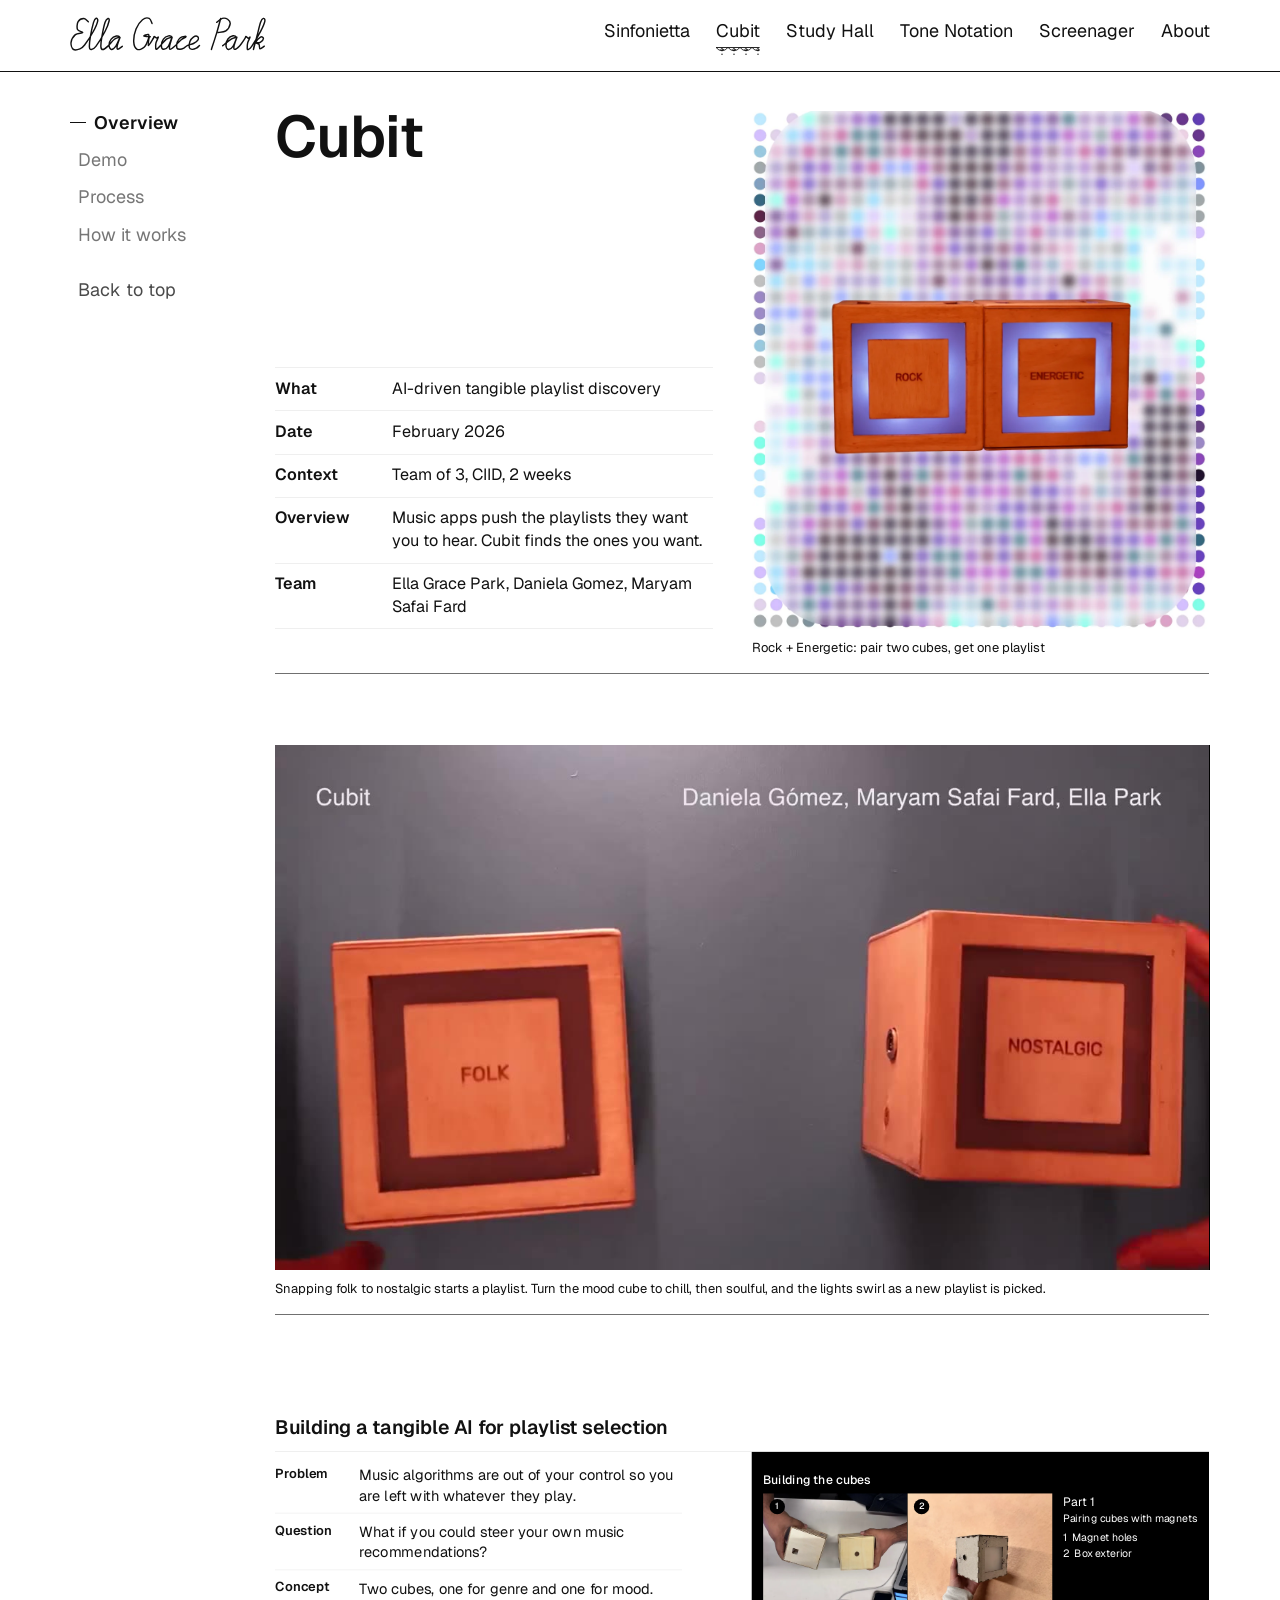
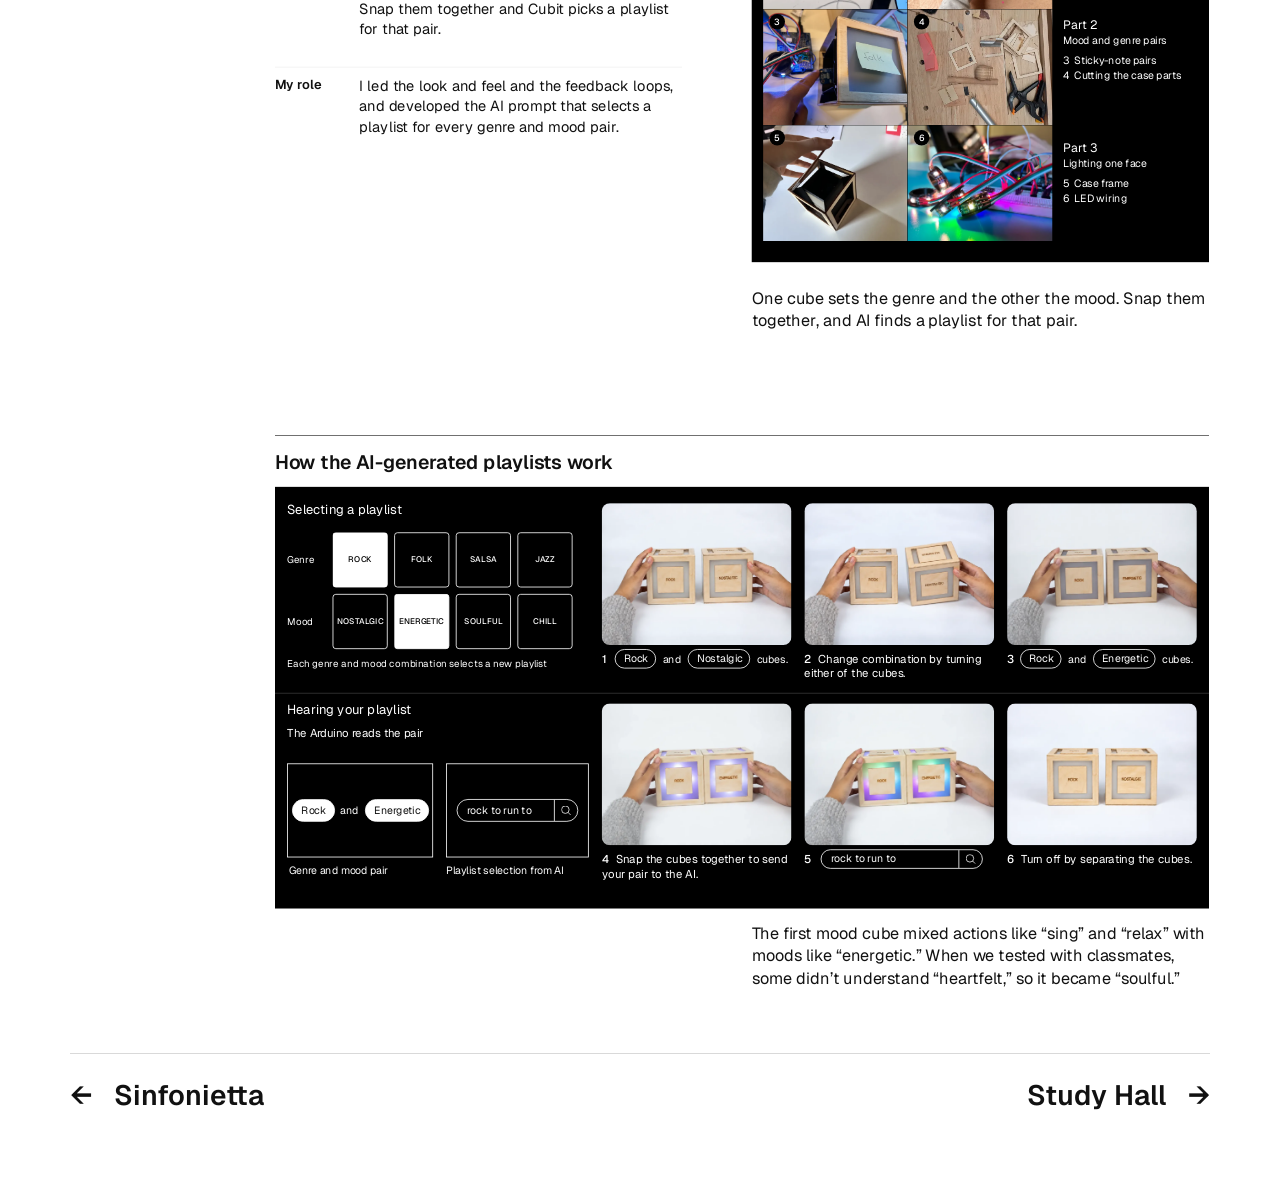
<file: projects/cubit.html>
<!DOCTYPE html>
<html lang="en">
<head>
<meta charset="utf-8">
<meta name="viewport" content="width=device-width, initial-scale=1">
<script>/* touch screens: phones always get the phone layout (sideways it is just wider); tablets upright get the phone layout, sideways the computer one */
(()=>{const m=document.querySelector('meta[name=viewport]');if(!m||!matchMedia('(pointer: coarse)').matches)return;
const pick=()=>{const a=screen.width,b=screen.height,w=matchMedia('(orientation: landscape)').matches?Math.max(a,b):Math.min(a,b);return w>760&&w<1000?'width=760':'width=device-width, initial-scale=1'};
const phone=c=>c==='width=760'||Math.min(screen.width,screen.height)<=760&&!(matchMedia('(orientation: landscape)').matches&&Math.max(screen.width,screen.height)>=1000);
let cur=pick();m.content=cur;const was=phone(cur);
matchMedia('(orientation: landscape)').addEventListener('change',()=>{const n=pick();if(n===cur)return;cur=n;m.content=n;if(phone(n)!==was)location.reload();});})();</script>
<title>Cubit — Ella Grace Park</title>
<meta name="description" content="Cubit: AI-driven tangible playlist discovery. A project by Ella Grace Park.">
<link rel="preconnect" href="https://fonts.googleapis.com">
<link rel="preconnect" href="https://fonts.gstatic.com" crossorigin>
<link href="https://fonts.googleapis.com/css2?family=Geist:wght@400;600&display=swap" rel="stylesheet">
<link rel="icon" href="../favicon.svg" type="image/svg+xml">
<link rel="icon" href="../favicon-32.png" sizes="32x32" type="image/png">
<link rel="apple-touch-icon" href="../apple-touch-icon.png">
<meta property="og:type" content="website">
<meta property="og:title" content="Cubit — Ella Grace Park">
<meta property="og:description" content="Cubit: AI-driven tangible playlist discovery. A project by Ella Grace Park.">
<meta property="og:image" content="https://ellagracepark.com/og-image.png">
<meta property="og:image:width" content="1200">
<meta property="og:image:height" content="630">
<meta name="twitter:card" content="summary_large_image">
<link rel="stylesheet" href="../style.css?v=1795871683">
<!--fresh--><script>(()=>{const B="1795871683";const N=performance.getEntriesByType&&performance.getEntriesByType("navigation")[0];if(N&&N.type==="back_forward")return;fetch("../version.json?t="+Date.now(),{cache:"no-store"}).then(r=>r.json()).then(j=>{if(!j.v||j.v===B)return;const u=new URL(location.href);if(u.searchParams.get("v")===j.v)return;u.searchParams.set("v",j.v);location.replace(u)}).catch(()=>{})})()</script><!--/fresh-->
</head>
<body class="project">

<svg class="fx-defs" width="0" height="0" aria-hidden="true" focusable="false">
  <filter id="name-boil" x="-5%" y="-20%" width="110%" height="140%">
    <feTurbulence type="fractalNoise" baseFrequency="0.035" numOctaves="2" seed="1" result="n">
      <animate attributeName="seed" values="1;7;13;21;34" dur="1.25s" calcMode="discrete" repeatCount="indefinite"/>
    </feTurbulence>
    <feDisplacementMap in="SourceGraphic" in2="n" scale="2.6" xChannelSelector="R" yChannelSelector="G"/>
  </filter>
  <filter id="small-boil" x="-5%" y="-20%" width="110%" height="140%">
    <feTurbulence type="fractalNoise" baseFrequency="0.035" numOctaves="1" seed="2" result="n">
      <animate attributeName="seed" values="2;8;15;23" dur="1.6s" calcMode="discrete" repeatCount="indefinite"/>
    </feTurbulence>
    <feDisplacementMap in="SourceGraphic" in2="n" scale="1.1" xChannelSelector="R" yChannelSelector="G"/>
  </filter>
</svg>
<header class="topbar" id="top">
  <a class="home-link" href="../index.html?v=1795871683" aria-label="Ella Grace Park, home"><img class="home-name" src="../assets/name.svg?v=1795871683" alt="" width="570" height="99"></a>
  <nav>
    <a href="sinfonietta.html?v=1795871683">Sinfonietta</a>
    <a href="cubit.html?v=1795871683" aria-current="page">Cubit</a>
    <a href="study-hall.html?v=1795871683">Study Hall</a>
    <a href="tone-notation.html?v=1795871683">Tone Notation</a>
    <a href="screenager.html?v=1795871683">Screenager</a>
    <a href="../about.html?v=1795871683">About</a>
  </nav>
</header>

<main>
<a class="morph-name" href="../index.html?v=1795871683" aria-hidden="true" tabindex="-1"><img src="../assets/name.svg?v=1795871683" alt=""></a>
<div class="morph-line" aria-hidden="true"></div>
<div class="case-layout">
<nav class="toc" aria-label="Sections">
  <a class="toc-home" href="../index.html?v=1795871683" aria-label="Ella Grace Park, home" tabindex="-1"><img src="../assets/name.svg?v=1795871683" alt="" width="570" height="99"></a>
  <ol>
    <li><a href="#part-1">Overview</a></li>
    <li><a href="#part-2">Demo</a></li>
    <li><a href="#part-3">Process</a></li>
    <li><a href="#part-4">How it works</a></li>
    <li class="toc-back in"><a href="#top">Back to top</a></li>
  </ol>
</nav>
<div class="case-main">
<!-- Cubit: real text + images, laid out with the exact Figma coordinates of frames 09–11
     (page complete). Footer lines and page numbers are left out.
     Each .sheet is one slide: positions are Figma px inside the 1296-wide frame; the sheet is
     cropped to x 72–1224 and scaled to the page width (see .sheet in style.css). -->
<div class="sheets">

<!-- 09 Cubit_intro: screen layout. The picture is sized to fit the window; the facts end on its bottom edge. -->
<section class="intro" id="part-1" data-toc="Overview">
  <div class="intro-text">
    <h1 class="intro-title">Cubit</h1>
    <dl class="intro-facts">
      <dt>What</dt><dd>AI-driven tangible playlist discovery</dd>
      <dt>Date</dt><dd>February 2026</dd>
      <dt>Context</dt><dd>Team of 3, CIID, 2 weeks</dd>
      <dt>Overview</dt><dd>Music apps push the playlists they want you to hear. Cubit finds the ones you want.</dd>
      <dt>Team</dt><dd>Ella Grace Park, Daniela Gomez, Maryam Safai Fard</dd>
    </dl>
  </div>
  <figure class="intro-fig">
    <button class="zoom" type="button" aria-label="Enlarge image"><img src="../assets/cubit/intro-art.webp?v=1795871683" alt="Two Cubit cubes labelled Rock and Energetic, glowing purple, over a blurred grid of coloured dots"></button>
    <figcaption>Rock + Energetic: pair two cubes, get one playlist</figcaption>
  </figure>
</section>

  <figure class="video" id="part-2" data-toc="Demo"><video src="../assets/video/cubit-demo.mp4" poster="../assets/video/cubit-demo.jpg?v=1795871683" autoplay muted loop playsinline preload="metadata"></video><figcaption>Snapping folk to nostalgic starts a playlist. Turn the mood cube to chill, then soulful, and the lights swirl as a new playlist is picked.</figcaption></figure>

<!-- 10 Cubit_overview -->
<section class="sheet" style="--h:640" id="part-3" data-toc="Process">
  <div class="sheet-in">
    <h2 class="a h2" style="left:72px;top:73px;width:1152px">Building a tangible AI for playlist selection</h2>
    <div class="a rule" style="left:72px;top:120px;width:1152px"></div>

    <p class="a k16" style="left:72px;top:136px;width:128px">Problem</p>
    <p class="a v18" style="left:176px;top:136px;width:398px">Music algorithms are out of your control so you are left with whatever they play.</p>
    <div class="a rule" style="left:72px;top:196px;width:502px"></div>
    <p class="a k16" style="left:72px;top:206px;width:128px">Question</p>
    <p class="a v18" style="left:176px;top:206px;width:398px">What if you could steer your own music recommendations?</p>
    <div class="a rule" style="left:72px;top:266px;width:502px"></div>
    <p class="a k16" style="left:72px;top:276px;width:128px">Concept</p>
    <p class="a v18" style="left:176px;top:276px;width:398px">Two cubes, one for genre and one for mood. Snap them together and Cubit picks a playlist for that pair.</p>
    <div class="a rule" style="left:72px;top:386px;width:502px"></div>
    <p class="a k16" style="left:72px;top:396px;width:128px">My role</p>
    <p class="a v18" style="left:176px;top:396px;width:398px">I led the look and feel and the feedback loops, and developed the AI prompt that selects a playlist for every genre and mood pair.</p>

    <div class="a panel" style="left:660px;top:120px;width:564px;height:506px"></div>
    <h3 data-ph-skip class="a w" style="left:674px;top:143px;font-size:15px;font-weight:500">Building the cubes</h3>
    <button data-ph-skip class="a zoom" type="button" aria-label="Enlarge photo 1" style="left:674.00px;top:171.00px;width:178.42px;height:142.86px"><img src="../assets/cubit/build-1.webp?v=1795871683" alt="Two wooden cubes held together, showing the magnet holes" loading="lazy" decoding="async"></button>
    <button data-ph-skip class="a zoom" type="button" aria-label="Enlarge photo 2" style="left:852.42px;top:171.00px;width:178.42px;height:142.86px"><img src="../assets/cubit/build-2.webp?v=1795871683" alt="A laser-cut cube held up against a wall" loading="lazy" decoding="async"></button>
    <button data-ph-skip class="a zoom" type="button" aria-label="Enlarge photo 3" style="left:674.00px;top:313.86px;width:178.42px;height:142.86px"><img src="../assets/cubit/build-3.webp?v=1795871683" alt="A cube face with a sticky note reading Folk, wired to an Arduino" loading="lazy" decoding="async"></button>
    <button data-ph-skip class="a zoom" type="button" aria-label="Enlarge photo 4" style="left:852.42px;top:313.86px;width:178.42px;height:142.86px"><img src="../assets/cubit/build-4.webp?v=1795871683" alt="Laser-cut case parts and clamps on a workbench" style="object-position:33% 50%" loading="lazy" decoding="async"></button>
    <button data-ph-skip class="a zoom" type="button" aria-label="Enlarge photo 5" style="left:674.00px;top:456.72px;width:178.42px;height:142.86px"><img src="../assets/cubit/build-5.webp?v=1795871683" alt="An open cube frame held in one hand" loading="lazy" decoding="async"></button>
    <button data-ph-skip class="a zoom" type="button" aria-label="Enlarge photo 6" style="left:852.42px;top:456.72px;width:178.42px;height:142.86px"><img src="../assets/cubit/build-6.webp?v=1795871683" alt="LED strip wiring glowing on a breadboard" loading="lazy" decoding="async"></button>
    <span data-ph-skip class="a num" style="left:681.55px;top:177.61px">1</span>
    <span data-ph-skip class="a num" style="left:859.97px;top:177.61px">2</span>
    <span data-ph-skip class="a num" style="left:681.55px;top:320.46px">3</span>
    <span data-ph-skip class="a num" style="left:859.97px;top:320.46px">4</span>
    <span data-ph-skip class="a num" style="left:681.55px;top:463.33px">5</span>
    <span data-ph-skip class="a num" style="left:859.97px;top:463.33px">6</span>
    <p data-ph-skip class="a w part" style="left:1044px;top:171px">Part 1</p>
    <p data-ph-skip class="a w small" style="left:1044px;top:193px">Pairing cubes with magnets</p>
    <p data-ph-skip class="a w list" style="left:1044px;top:217px">1&nbsp;&nbsp;Magnet holes</p>
    <p data-ph-skip class="a w list" style="left:1044px;top:236px">2&nbsp;&nbsp;Box exterior</p>
    <p data-ph-skip class="a w part" style="left:1044px;top:322.33px">Part 2</p>
    <p data-ph-skip class="a w small" style="left:1044px;top:344.33px">Mood and genre pairs</p>
    <p data-ph-skip class="a w list" style="left:1044px;top:368.33px">3&nbsp;&nbsp;Sticky-note pairs</p>
    <p data-ph-skip class="a w list" style="left:1044px;top:387.33px">4&nbsp;&nbsp;Cutting the case parts</p>
    <p data-ph-skip class="a w part" style="left:1044px;top:473.67px">Part 3</p>
    <p data-ph-skip class="a w small" style="left:1044px;top:495.67px">Lighting one face</p>
    <p data-ph-skip class="a w list" style="left:1044px;top:519.67px">5&nbsp;&nbsp;Case frame</p>
    <p data-ph-skip class="a w list" style="left:1044px;top:538.67px">6&nbsp;&nbsp;LED wiring</p>

    <p class="a v20" style="left:660px;top:656px;width:564px">One cube sets the genre and the other the mood. Snap them together, and AI finds a playlist for that pair.</p>
  </div>

  <template class="phone-part"><div class="ev-group"><h3 class="ev-h">Building the cubes</h3><p class="ev-part"><b>Part 1</b> Pairing cubes with magnets</p><div class="ev-grid two"><div class="ev-card"><button class="zoom ev-pic" type="button" aria-label="Enlarge photo 1"><img src="../assets/cubit/build-1.webp?v=1795871683" alt="Two wooden cubes held together, showing the magnet holes" loading="lazy" decoding="async"></button><p class="ev-cap"><b>1</b> Magnet holes</p></div><div class="ev-card"><button class="zoom ev-pic" type="button" aria-label="Enlarge photo 2"><img src="../assets/cubit/build-2.webp?v=1795871683" alt="A laser-cut cube held up against a wall" loading="lazy" decoding="async"></button><p class="ev-cap"><b>2</b> Box exterior</p></div></div><p class="ev-part"><b>Part 2</b> Mood and genre pairs</p><div class="ev-grid two"><div class="ev-card"><button class="zoom ev-pic" type="button" aria-label="Enlarge photo 3"><img src="../assets/cubit/build-3.webp?v=1795871683" alt="A cube face with a sticky note reading Folk, wired to an Arduino" loading="lazy" decoding="async"></button><p class="ev-cap"><b>3</b> Sticky-note pairs</p></div><div class="ev-card"><button class="zoom ev-pic" type="button" aria-label="Enlarge photo 4"><img src="../assets/cubit/build-4.webp?v=1795871683" alt="Laser-cut case parts and clamps on a workbench" style="object-position:33% 50%" loading="lazy" decoding="async"></button><p class="ev-cap"><b>4</b> Cutting the case parts</p></div></div><p class="ev-part"><b>Part 3</b> Lighting one face</p><div class="ev-grid two"><div class="ev-card"><button class="zoom ev-pic" type="button" aria-label="Enlarge photo 5"><img src="../assets/cubit/build-5.webp?v=1795871683" alt="An open cube frame held in one hand" loading="lazy" decoding="async"></button><p class="ev-cap"><b>5</b> Case frame</p></div><div class="ev-card"><button class="zoom ev-pic" type="button" aria-label="Enlarge photo 6"><img src="../assets/cubit/build-6.webp?v=1795871683" alt="LED strip wiring glowing on a breadboard" loading="lazy" decoding="async"></button><p class="ev-cap"><b>6</b> LED wiring</p></div></div></div></template>
</section>

<!-- 11 Cubit_how_it_works -->
<section class="sheet" style="--h:668" id="part-4" data-toc="How it works">
  <div class="sheet-in">
    <h2 class="a h2" style="left:72px;top:73px;width:698px">How the AI-generated playlists work</h2>
    <div class="a rule" style="left:72px;top:120px;width:1152px"></div>
    <div class="a panel" style="left:72px;top:120px;width:1152px;height:519.5px"></div>
    <div class="a rule rule--panel" style="left:72px;top:375px;width:1152px"></div>

    <!-- row 1: selecting a playlist -->
    <p class="a w" style="left:87px;top:137px;font-size:16px">Selecting a playlist</p>
    <p class="a w" style="left:87px;top:202px;font-size:12px;width:50px">Genre</p>
    <span class="a cube on" style="left:143px;top:176px">Rock</span>
    <span class="a cube" style="left:219px;top:176px">Folk</span>
    <span class="a cube" style="left:295px;top:176px">Salsa</span>
    <span class="a cube" style="left:371px;top:176px">Jazz</span>
    <p class="a w" style="left:87px;top:278px;font-size:12px;width:50px">Mood</p>
    <span class="a cube" style="left:143px;top:252px">Nostalgic</span>
    <span class="a cube on" style="left:219px;top:252px">Energetic</span>
    <span class="a cube" style="left:295px;top:252px">Soulful</span>
    <span class="a cube" style="left:371px;top:252px">Chill</span>
    <p class="a w" style="left:87px;top:330px;font-size:12px;width:356px">Each genre and mood combination selects a new playlist</p>

    <button class="a zoom round" type="button" aria-label="Enlarge step 1" style="left:475px;top:140px;width:234px;height:175px"><img src="../assets/cubit/step-1.webp?v=1795871683" alt="Hands holding the Rock and Nostalgic cubes together" loading="lazy" decoding="async"></button>
    <button class="a zoom round" type="button" aria-label="Enlarge step 2" style="left:725px;top:140px;width:234px;height:175px"><img src="../assets/cubit/step-2.webp?v=1795871683" alt="Turning one cube to change its face" loading="lazy" decoding="async"></button>
    <button class="a zoom round" type="button" aria-label="Enlarge step 3" style="left:975px;top:140px;width:234px;height:175px"><img src="../assets/cubit/step-3.webp?v=1795871683" alt="Hands holding the Rock and Energetic cubes together" loading="lazy" decoding="async"></button>

    <p class="a w step-n" style="left:475px;top:323px">1</p>
    <span class="a pill" style="left:491px;top:320px;width:51px">Rock</span>
    <p class="a w t13" style="left:550px;top:323.5px">and</p>
    <span class="a pill" style="left:581px;top:320px;width:77px">Nostalgic</span>
    <p class="a w t13" style="left:666px;top:323.5px">cubes.</p>
    <p class="a w step" style="left:725px;top:323px;width:234px"><b>2</b>&nbsp;&nbsp;Change combination by turning either of the cubes.</p>
    <p class="a w step-n" style="left:975px;top:323px">3</p>
    <span class="a pill" style="left:991px;top:320px;width:51px">Rock</span>
    <p class="a w t13" style="left:1050px;top:323.5px">and</p>
    <span class="a pill" style="left:1081px;top:320px;width:77px">Energetic</span>
    <p class="a w t13" style="left:1166px;top:323.5px">cubes.</p>

    <!-- row 2: hearing your selection -->
    <p class="a w" style="left:87px;top:384px;font-size:16px">Hearing your playlist</p>
    <p class="a w" style="left:87px;top:415px;font-size:14px;line-height:18px;width:300px">The Arduino reads the pair</p>
    <div class="a box" style="left:87px;top:461px;width:180px;height:116px"></div>
    <div class="a box" style="left:283px;top:461px;width:176px;height:116px"></div>
    <span class="a pill fill" style="left:92.5px;top:505px;width:53px;height:28px">Rock</span>
    <p class="a w t13" style="left:152.5px;top:510.5px">and</p>
    <span class="a pill fill" style="left:182.5px;top:505px;width:79px;height:28px">Energetic</span>
    <span class="a search" style="left:296px;top:505px;width:150px;height:28px">rock to run to</span>
    <p class="a w t13" style="left:89px;top:585px">Genre and mood pair</p>
    <p class="a w t13" style="left:283px;top:585px">Playlist selection from AI</p>

    <button class="a zoom round" type="button" aria-label="Enlarge step 4" style="left:475px;top:387px;width:234px;height:175px"><img src="../assets/cubit/step-4.webp?v=1795871683" alt="The paired cubes lit up purple" loading="lazy" decoding="async"></button>
    <button class="a zoom round" type="button" aria-label="Enlarge step 5" style="left:725px;top:387px;width:234px;height:175px"><img src="../assets/cubit/step-5.webp?v=1795871683" alt="The paired cubes lit up in green and purple" loading="lazy" decoding="async"></button>
    <button class="a zoom round" type="button" aria-label="Enlarge step 6" style="left:975px;top:387px;width:234px;height:175px"><img src="../assets/cubit/step-6.webp?v=1795871683" alt="The two cubes pulled apart and switched off" loading="lazy" decoding="async"></button>

    <p class="a w step" style="left:475px;top:570px;width:234px"><b>4</b>&nbsp;&nbsp;Snap the cubes together to send your pair to the AI.</p>
    <p class="a w step-n" style="left:725px;top:570px">5</p>
    <span class="a search" style="left:745px;top:567px;width:200px;height:24px">rock to run to</span>
    <p class="a w step" style="left:975px;top:570px;width:234px"><b>6</b>&nbsp;&nbsp;Turn off by separating the cubes.</p>

    <p class="a v20" style="left:660px;top:656px;width:564px">The first mood cube mixed actions like “sing” and “relax” with moods like “energetic.” When we tested with classmates, some didn’t understand “heartfelt,” so it became “soulful.”</p>
  </div>
</section>

</div>
</div>
</div>

<nav class="pager">
  <a href="sinfonietta.html?v=1795871683" aria-label="Previous project: Sinfonietta"><span class="pg"><span class="pg-arrow">←</span> <span class="pg-name">Sinfonietta</span></span></a>
  <a class="next" href="study-hall.html?v=1795871683" aria-label="Next project: Study Hall"><span class="pg"><span class="pg-name">Study Hall</span> <span class="pg-arrow">→</span></span></a>
</nav>
</main>

<div class="lightbox" id="lb" role="dialog" aria-label="Enlarged slide"><button type="button">Close ✕</button><img alt=""></div>
<script>
  const lb = document.getElementById('lb'), lbImg = lb.querySelector('img');
  document.querySelectorAll('.slide, .zoom').forEach(b => b.addEventListener('click', () => {
    const i = b.querySelector('img'); lbImg.src = b.dataset.full || i.src; lbImg.alt = i.alt; lbImg.style.maxWidth = b.dataset.full ? 'min(100%, 1600px)' : ''; lb.classList.add('open');   // data-full: a bigger picture to show when enlarged
  }));
  lb.addEventListener('click', () => lb.classList.remove('open'));
  addEventListener('keydown', e => e.key === 'Escape' && lb.classList.remove('open'));
  // Scale each slide-sheet (1152 px wide in Figma) to the page width.
  const sheets = document.querySelectorAll('.sheet, .intro, .sheets > .video');
  const fitSheets = () => sheets.forEach(s => s.style.setProperty('--k', s.clientWidth / 1152));
  addEventListener('resize', fitSheets); fitSheets();
  // Side menu: a title appears once its section has started; the current one is marked.
  const parts = [...document.querySelectorAll('[data-toc]')];
  const tocItems = [...document.querySelectorAll('.toc li:not(.toc-back)')];
  const markToc = () => {
    const line = innerHeight * 0.4;
    let cur = -1;
    parts.forEach((p, i) => { const on = p.getBoundingClientRect().top <= line || i === 0; tocItems[i].classList.toggle('in', on); if (on) cur = i; });
    tocItems.forEach((li, i) => li.classList.toggle('on', i === cur));
  };
  const bar = document.querySelector('.topbar');
  // 0 at the top of the page -> 1 once the top bar has scrolled away; drives the name fading into the menu.
  const barP = () => document.documentElement.style.setProperty('--bar-p', Math.min(1, Math.max(0, scrollY / (bar.offsetHeight - 13)))   /* 13 = the menu's sticky top */);
  // Start points of the morph: where the name and line sit in the top bar.
  const startPts = () => {
    const n = bar.querySelector('.home-name').getBoundingClientRect(), root = document.documentElement.style;
    root.setProperty('--n0', (n.top + scrollY) + 'px');
    root.setProperty('--l0', (bar.offsetHeight - 1) + 'px');
  };
  startPts(); addEventListener('resize', startPts);
  addEventListener('scroll', barP, { passive: true }); addEventListener('resize', barP); barP();
  if (tocItems.length) { addEventListener('scroll', markToc, { passive: true }); addEventListener('resize', markToc); markToc(); }
</script>
<script src="../menu.js?v=1795871683" defer></script>
<script src="../phone.js?v=1795871683" defer></script>
<script src="../dividers.js?v=1795871683" defer></script>
</body>
</html>
</file>
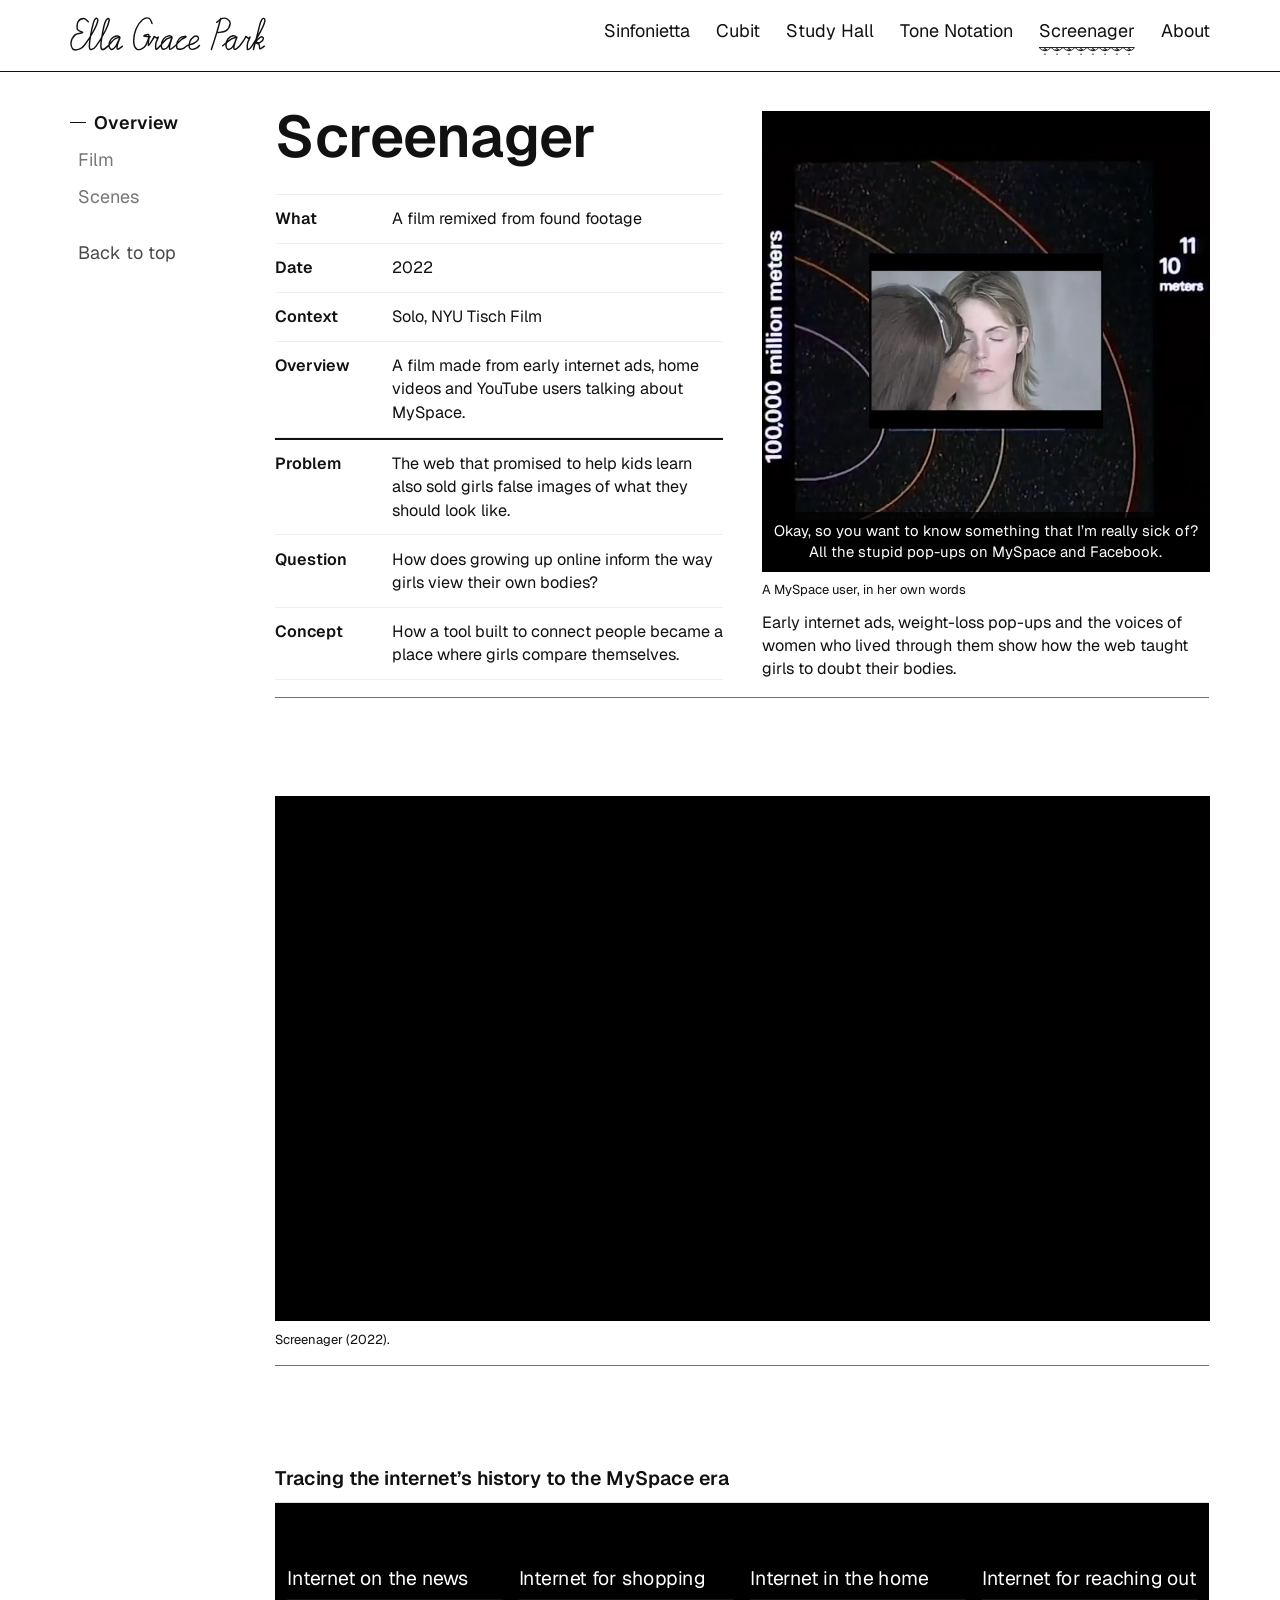
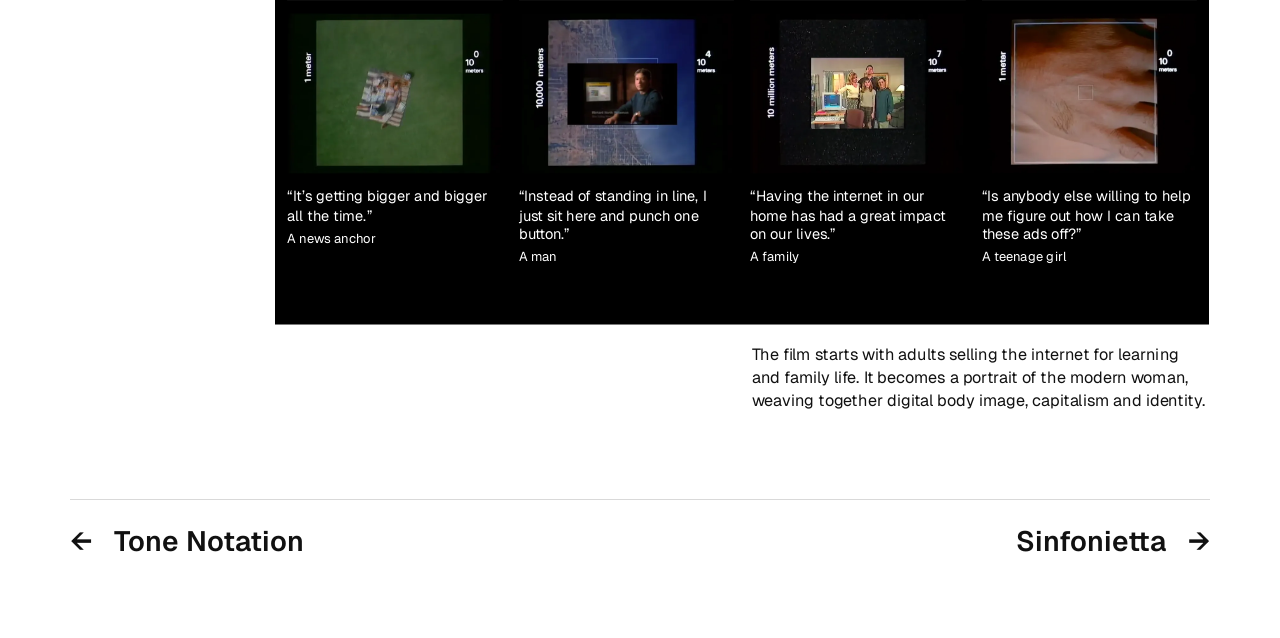
<file: projects/screenager.html>
<!DOCTYPE html>
<html lang="en">
<head>
<meta charset="utf-8">
<meta name="viewport" content="width=device-width, initial-scale=1">
<script>/* touch screens: phones always get the phone layout (sideways it is just wider); tablets upright get the phone layout, sideways the computer one */
(()=>{const m=document.querySelector('meta[name=viewport]');if(!m||!matchMedia('(pointer: coarse)').matches)return;
const pick=()=>{const a=screen.width,b=screen.height,w=matchMedia('(orientation: landscape)').matches?Math.max(a,b):Math.min(a,b);return w>760&&w<1000?'width=760':'width=device-width, initial-scale=1'};
const phone=c=>c==='width=760'||Math.min(screen.width,screen.height)<=760&&!(matchMedia('(orientation: landscape)').matches&&Math.max(screen.width,screen.height)>=1000);
let cur=pick();m.content=cur;const was=phone(cur);
matchMedia('(orientation: landscape)').addEventListener('change',()=>{const n=pick();if(n===cur)return;cur=n;m.content=n;if(phone(n)!==was)location.reload();});})();</script>
<title>Screenager — Ella Grace Park</title>
<meta name="description" content="Screenager: Remix of found footage. A project by Ella Grace Park.">
<link rel="preconnect" href="https://fonts.googleapis.com">
<link rel="preconnect" href="https://fonts.gstatic.com" crossorigin>
<link href="https://fonts.googleapis.com/css2?family=Geist:wght@400;600&display=swap" rel="stylesheet">
<link rel="icon" href="../favicon.svg" type="image/svg+xml">
<link rel="icon" href="../favicon-32.png" sizes="32x32" type="image/png">
<link rel="apple-touch-icon" href="../apple-touch-icon.png">
<meta property="og:type" content="website">
<meta property="og:title" content="Screenager — Ella Grace Park">
<meta property="og:description" content="Screenager: Remix of found footage. A project by Ella Grace Park.">
<meta property="og:image" content="https://ellagracepark.com/og-image.png">
<meta property="og:image:width" content="1200">
<meta property="og:image:height" content="630">
<meta name="twitter:card" content="summary_large_image">
<link rel="stylesheet" href="../style.css?v=1795871683">
<!--fresh--><script>(()=>{const B="1795871683";const N=performance.getEntriesByType&&performance.getEntriesByType("navigation")[0];if(N&&N.type==="back_forward")return;fetch("../version.json?t="+Date.now(),{cache:"no-store"}).then(r=>r.json()).then(j=>{if(!j.v||j.v===B)return;const u=new URL(location.href);if(u.searchParams.get("v")===j.v)return;u.searchParams.set("v",j.v);location.replace(u)}).catch(()=>{})})()</script><!--/fresh-->
</head>
<body class="project">

<svg class="fx-defs" width="0" height="0" aria-hidden="true" focusable="false">
  <filter id="name-boil" x="-5%" y="-20%" width="110%" height="140%">
    <feTurbulence type="fractalNoise" baseFrequency="0.035" numOctaves="2" seed="1" result="n">
      <animate attributeName="seed" values="1;7;13;21;34" dur="1.25s" calcMode="discrete" repeatCount="indefinite"/>
    </feTurbulence>
    <feDisplacementMap in="SourceGraphic" in2="n" scale="2.6" xChannelSelector="R" yChannelSelector="G"/>
  </filter>
  <filter id="small-boil" x="-5%" y="-20%" width="110%" height="140%">
    <feTurbulence type="fractalNoise" baseFrequency="0.035" numOctaves="1" seed="2" result="n">
      <animate attributeName="seed" values="2;8;15;23" dur="1.6s" calcMode="discrete" repeatCount="indefinite"/>
    </feTurbulence>
    <feDisplacementMap in="SourceGraphic" in2="n" scale="1.1" xChannelSelector="R" yChannelSelector="G"/>
  </filter>
</svg>
<header class="topbar" id="top">
  <a class="home-link" href="../index.html?v=1795871683" aria-label="Ella Grace Park, home"><img class="home-name" src="../assets/name.svg?v=1795871683" alt="" width="570" height="99"></a>
  <nav>
    <a href="sinfonietta.html?v=1795871683">Sinfonietta</a>
    <a href="cubit.html?v=1795871683">Cubit</a>
    <a href="study-hall.html?v=1795871683">Study Hall</a>
    <a href="tone-notation.html?v=1795871683">Tone Notation</a>
    <a href="screenager.html?v=1795871683" aria-current="page">Screenager</a>
    <a href="../about.html?v=1795871683">About</a>
  </nav>
</header>

<main>
<a class="morph-name" href="../index.html?v=1795871683" aria-hidden="true" tabindex="-1"><img src="../assets/name.svg?v=1795871683" alt=""></a>
<div class="morph-line" aria-hidden="true"></div>
<div class="case-layout">
<nav class="toc" aria-label="Sections">
  <a class="toc-home" href="../index.html?v=1795871683" aria-label="Ella Grace Park, home" tabindex="-1"><img src="../assets/name.svg?v=1795871683" alt="" width="570" height="99"></a>
  <ol>
    <li><a href="#part-1">Overview</a></li>
    <li><a href="#part-2">Film</a></li>
    <li><a href="#part-3">Scenes</a></li>
    <li class="toc-back in"><a href="#top">Back to top</a></li>
  </ol>
</nav>
<div class="case-main">
<!-- Screenager: real text + images, laid out with the exact Figma coordinates of frames 19–20
     (page complete). Footer lines and page numbers are left out. See content/cubit.html. -->
<style>
  /* intro picture is 564 x 496 in Figma (not 564 x 640) */
  [data-project="screenager"] .intro {
    --pic-h: min(calc(496px * var(--k, 1)),
                 calc(100svh - 57px - clamp(16px, 3vw, 40px) - 56px * var(--k, 1)));
    padding-bottom: calc(150px * var(--k, 1));
  }
  [data-project="screenager"] .intro-fig .zoom { position: relative; width: calc(var(--pic-h) * 564 / 496); }
  /* subtitle bar over the film still (Figma: black .75, 64 px tall, 16 px white text) */
  [data-project="screenager"] .intro-fig .subs {
    position: absolute; left: 0; right: 0; bottom: 0; height: calc(var(--pic-h) * 64 / 496);
    padding-top: calc(var(--pic-h) * 10 / 496); box-sizing: border-box;
    background: rgba(0,0,0,.75); color: #fff; text-align: center; font-family: "Geist", system-ui, -apple-system, sans-serif;
    font-size: calc(var(--pic-h) * 16 / 496); line-height: 1.4;
  }
  [data-project="screenager"] .intro-fig figcaption { left: 50%; transform: translateX(-50%); white-space: nowrap; }
  /* footer caption sentence under the picture (Figma y 652) */
  [data-project="screenager"] .intro-fig .intro-note {
    position: absolute; top: 100%; left: 0; width: calc(564px * var(--k, 1));
    margin: calc(84px * var(--k, 1)) 0 0; font-size: calc(20px * var(--k, 1)); line-height: 1.4;
  }
  @media (max-width: 760px) {
    [data-project="screenager"] .intro { padding-bottom: 0; }
    [data-project="screenager"] .intro-fig .zoom { width: 100%; height: auto; aspect-ratio: 564 / 496; }
    [data-project="screenager"] .intro-fig .subs { height: 12.9%; padding-top: 2%; font-size: 3vw; }
    [data-project="screenager"] .intro-fig figcaption { transform: none; white-space: normal; }
    [data-project="screenager"] .intro-fig .intro-note { position: static; width: auto; margin-top: 16px; }
  }
</style>
<div class="sheets" data-project="screenager">

<!-- 19 Screenager_overview: screen layout. The picture is sized to fit the window; the facts end on its bottom edge. -->
<section class="intro" id="part-1" data-toc="Overview">
  <div class="intro-text">
    <h1 class="intro-title">Screenager</h1>
    <dl class="intro-facts">
      <dt>What</dt><dd>A film remixed from found footage</dd>
      <dt>Date</dt><dd>2022</dd>
      <dt>Context</dt><dd>Solo, NYU Tisch Film</dd>
      <dt>Overview</dt><dd>A film made from early internet ads, home videos and YouTube users talking about MySpace.</dd>
      <dt class="gap">Problem</dt><dd class="gap">The web that promised to help kids learn also sold girls false images of what they should look like.</dd>
      <dt>Question</dt><dd>How does growing up online inform the way girls view their own bodies?</dd>
      <dt>Concept</dt><dd>How a tool built to connect people became a place where girls compare themselves.</dd>
    </dl>
  </div>
  <figure class="intro-fig">
    <button class="zoom" type="button" aria-label="Enlarge film still"><img src="../assets/screenager/film-still.webp?v=1795871683" alt="Film still: a woman with closed eyes framed inside a starfield zoom, labelled 100,000 million meters"><span class="subs" aria-hidden="true">Okay, so you want to know something that I’m really sick of?<br>All the stupid pop-ups on MySpace and Facebook.</span></button>
    <figcaption><span class="cap-desk">A MySpace user, in her own words</span><span class="cap-phone">“Okay, so you want to know something that I’m really sick of? All the stupid pop-ups on MySpace and Facebook.”<span class="cap-who">— A MySpace user, in her own words</span></span></figcaption>
    <p class="intro-note">Early internet ads, weight-loss pop-ups and the voices of women who lived through them show how the web taught girls to doubt their bodies.</p>
  </figure>
</section>

<style>
  /* computer: all the facts beside the picture; the picture, the speaker line and the closing sentence
     under it end level with the last fact (Concept) */
  @media (min-width: 761px) {
    [data-project="screenager"] .intro.fitted { padding-bottom: 0; grid-template-columns: 1fr 1fr; }
    [data-project="screenager"] .intro.fitted .intro-fig .zoom { width: 100% !important; height: var(--pic-h) !important; }
    [data-project="screenager"] .intro.fitted .intro-fig .zoom { background: #000; }
    [data-project="screenager"] .intro.fitted .intro-fig .zoom img { object-fit: contain; }
    [data-project="screenager"] .intro.fitted .intro-text { justify-content: flex-start; }
    [data-project="screenager"] .intro.fitted .intro-fig { align-self: start; }
    [data-project="screenager"] .intro.fitted .intro-facts dt, [data-project="screenager"] .intro.fitted .intro-facts dd { padding: calc(15px * var(--k, 1)) 0; }
    [data-project="screenager"] .intro.fitted .intro-facts { line-height: 1.45; }
    [data-project="screenager"] .intro.fitted .intro-fig figcaption { position: static; transform: none; white-space: normal; text-align: left; }
    [data-project="screenager"] .intro.fitted .intro-fig .intro-note { position: static; width: auto; margin: calc(16px * var(--k, 1)) 0 0; }
  }
</style>
<script>
(() => {
  if (!matchMedia('(min-width: 761px)').matches) return;
  const intro = document.querySelector('[data-project="screenager"] .intro'); if (!intro) return;
  const dl = intro.querySelector('.intro-facts'), zoom = intro.querySelector('.intro-fig .zoom');
  intro.classList.add('fitted');
  // picture sized so picture + caption + sentence are as tall as the text beside it (the picture fills its half of the row);
  // a few passes, since its width changes the text wrap
  const fit = () => {
    for (let i = 0; i < 5; i++) {
      const w = zoom.getBoundingClientRect().width, maxH = w * 1.1, minH = w * 0.55;   /* the whole still always shows (black box around it) */
      const last = (intro.querySelector('.intro-fig .intro-note') || zoom).getBoundingClientRect(), z = zoom.getBoundingClientRect();
      const h = Math.min(maxH, dl.getBoundingClientRect().bottom - z.top - (last.bottom - z.bottom));   /* picture + caption + sentence end level with the last fact */
      intro.style.setProperty('--pic-h', Math.max(minH, Math.round(h)) + 'px');
    }
  };
  // never taller than the window: if the opening runs past the bottom, everything in it shrinks a little
  const base = parseFloat(getComputedStyle(intro).getPropertyValue('--k')) || 1;
  const fitWindow = () => {
    let k = intro.clientWidth / 1152;   // the page's own scale for this window (same as the other sections)
    intro.style.setProperty('--k', k); fit();
    for (let i = 0; i < 30 && intro.getBoundingClientRect().bottom + scrollY > innerHeight - 20 && k > .55; i++) {
      k *= .97; intro.style.setProperty('--k', k); fit();
    }
  };
  fitWindow(); addEventListener('resize', fitWindow); document.fonts && document.fonts.ready.then(fitWindow);
})();
</script>
  <figure class="video" id="part-2" data-toc="Film"><div class="embed"><iframe src="https://www.youtube-nocookie.com/embed/5wQAfK8D-yY?rel=0" title="screenager video" allow="autoplay; fullscreen; picture-in-picture" allowfullscreen loading="lazy"></iframe></div><figcaption>Screenager (2022).</figcaption></figure>

<!-- 20 Screenager_scene -->
<section class="sheet" style="--h:703" id="part-3" data-toc="Scenes">
  <div class="sheet-in">
    <h2 class="a h2" style="left:72px;top:73px;width:1152px">Tracing the internet’s history to the MySpace era</h2>
    <div class="a rule" style="left:72px;top:120px;width:1152px"></div>
    <div class="a panel" style="left:72px;top:120px;width:1152px;height:519.5px"></div>

    <p class="a w" style="left:87px;top:196.5px;width:265.5px;font-size:24px;line-height:1.3">Internet on the news</p>
    <div class="a rule rule--panel" style="left:87px;top:239.5px;width:265.5px"></div>
    <button class="a zoom" type="button" aria-label="Enlarge still 1" style="left:87px;top:255.5px;width:265.5px;height:198.633px"><img src="../assets/screenager/still-person.webp?v=1795871683" alt="Aerial film still of a family on a picnic blanket, labelled 1 meter" loading="lazy" decoding="async"></button>
    <p class="a w" style="left:87px;top:470.13px;width:265.5px;font-size:18px;line-height:1.3">“It’s getting bigger and bigger all the time.”</p>
    <p class="a w" style="left:87px;top:524.13px;width:265.5px;font-size:16px;line-height:1.3">A news anchor</p>

    <p class="a w" style="left:372.5px;top:196.5px;width:265.5px;font-size:24px;line-height:1.3">Internet for shopping</p>
    <div class="a rule rule--panel" style="left:372.5px;top:239.5px;width:265.5px"></div>
    <button class="a zoom" type="button" aria-label="Enlarge still 2" style="left:372.5px;top:255.5px;width:265.5px;height:198.633px"><img src="../assets/screenager/still-city.webp?v=1795871683" alt="Film still of a man at a computer framed over an aerial city map, labelled 10,000 meters" loading="lazy" decoding="async"></button>
    <p class="a w" style="left:372.5px;top:470.13px;width:265.5px;font-size:18px;line-height:1.3">“Instead of standing in line, I just sit here and punch one button.”</p>
    <p class="a w" style="left:372.5px;top:547.13px;width:265.5px;font-size:16px;line-height:1.3">A man</p>

    <p class="a w" style="left:658px;top:196.5px;width:265.5px;font-size:24px;line-height:1.3">Internet in the home</p>
    <div class="a rule rule--panel" style="left:658px;top:239.5px;width:265.5px"></div>
    <button class="a zoom" type="button" aria-label="Enlarge still 3" style="left:658px;top:255.5px;width:265.5px;height:198.633px"><img src="../assets/screenager/still-planet.webp?v=1795871683" alt="Film still of a family around a home computer framed in a starfield, labelled 10 million meters" loading="lazy" decoding="async"></button>
    <p class="a w" style="left:658px;top:470.13px;width:265.5px;font-size:18px;line-height:1.3">“Having the internet in our home has had a great impact on our lives.”</p>
    <p class="a w" style="left:658px;top:547.13px;width:265.5px;font-size:16px;line-height:1.3">A family</p>

    <p class="a w" style="left:944px;top:197px;width:306px;font-size:24px;line-height:1.3">Internet for reaching out</p>
    <div class="a rule rule--panel" style="left:943.5px;top:239.5px;width:265.5px"></div>
    <button class="a zoom" type="button" aria-label="Enlarge still 4" style="left:943.5px;top:255.5px;width:265.5px;height:198.633px"><img src="../assets/screenager/still-face.webp?v=1795871683" alt="Close-up film still of skin on a hand, labelled 1 meter" loading="lazy" decoding="async"></button>
    <p class="a w" style="left:943.5px;top:470.13px;width:265.5px;font-size:18px;line-height:1.3">“Is anybody else willing to help me figure out how I can take these ads off?”</p>
    <p class="a w" style="left:943.5px;top:547.13px;width:265.5px;font-size:16px;line-height:1.3">A teenage girl</p>

    <p class="a v20" style="left:660px;top:663px;width:564px">The film starts with adults selling the internet for learning and family life. It becomes a portrait of the modern woman, weaving together digital body image, capitalism and identity.</p>
  </div>
</section>

</div>
</div>
</div>

<nav class="pager">
  <a href="tone-notation.html?v=1795871683" aria-label="Previous project: Tone Notation"><span class="pg"><span class="pg-arrow">←</span> <span class="pg-name">Tone Notation</span></span></a>
  <a class="next" href="sinfonietta.html?v=1795871683" aria-label="Next project: Sinfonietta"><span class="pg"><span class="pg-name">Sinfonietta</span> <span class="pg-arrow">→</span></span></a>
</nav>
</main>

<div class="lightbox" id="lb" role="dialog" aria-label="Enlarged slide"><button type="button">Close ✕</button><img alt=""></div>
<script>
  const lb = document.getElementById('lb'), lbImg = lb.querySelector('img');
  document.querySelectorAll('.slide, .zoom').forEach(b => b.addEventListener('click', () => {
    const i = b.querySelector('img'); lbImg.src = b.dataset.full || i.src; lbImg.alt = i.alt; lbImg.style.maxWidth = b.dataset.full ? 'min(100%, 1600px)' : ''; lb.classList.add('open');   // data-full: a bigger picture to show when enlarged
  }));
  lb.addEventListener('click', () => lb.classList.remove('open'));
  addEventListener('keydown', e => e.key === 'Escape' && lb.classList.remove('open'));
  // Scale each slide-sheet (1152 px wide in Figma) to the page width.
  const sheets = document.querySelectorAll('.sheet, .intro, .sheets > .video');
  const fitSheets = () => sheets.forEach(s => s.style.setProperty('--k', s.clientWidth / 1152));
  addEventListener('resize', fitSheets); fitSheets();
  // Side menu: a title appears once its section has started; the current one is marked.
  const parts = [...document.querySelectorAll('[data-toc]')];
  const tocItems = [...document.querySelectorAll('.toc li:not(.toc-back)')];
  const markToc = () => {
    const line = innerHeight * 0.4;
    let cur = -1;
    parts.forEach((p, i) => { const on = p.getBoundingClientRect().top <= line || i === 0; tocItems[i].classList.toggle('in', on); if (on) cur = i; });
    tocItems.forEach((li, i) => li.classList.toggle('on', i === cur));
  };
  const bar = document.querySelector('.topbar');
  // 0 at the top of the page -> 1 once the top bar has scrolled away; drives the name fading into the menu.
  const barP = () => document.documentElement.style.setProperty('--bar-p', Math.min(1, Math.max(0, scrollY / (bar.offsetHeight - 13)))   /* 13 = the menu's sticky top */);
  // Start points of the morph: where the name and line sit in the top bar.
  const startPts = () => {
    const n = bar.querySelector('.home-name').getBoundingClientRect(), root = document.documentElement.style;
    root.setProperty('--n0', (n.top + scrollY) + 'px');
    root.setProperty('--l0', (bar.offsetHeight - 1) + 'px');
  };
  startPts(); addEventListener('resize', startPts);
  addEventListener('scroll', barP, { passive: true }); addEventListener('resize', barP); barP();
  if (tocItems.length) { addEventListener('scroll', markToc, { passive: true }); addEventListener('resize', markToc); markToc(); }
</script>
<script src="../menu.js?v=1795871683" defer></script>
<script src="../phone.js?v=1795871683" defer></script>
<script src="../dividers.js?v=1795871683" defer></script>
</body>
</html>
</file>
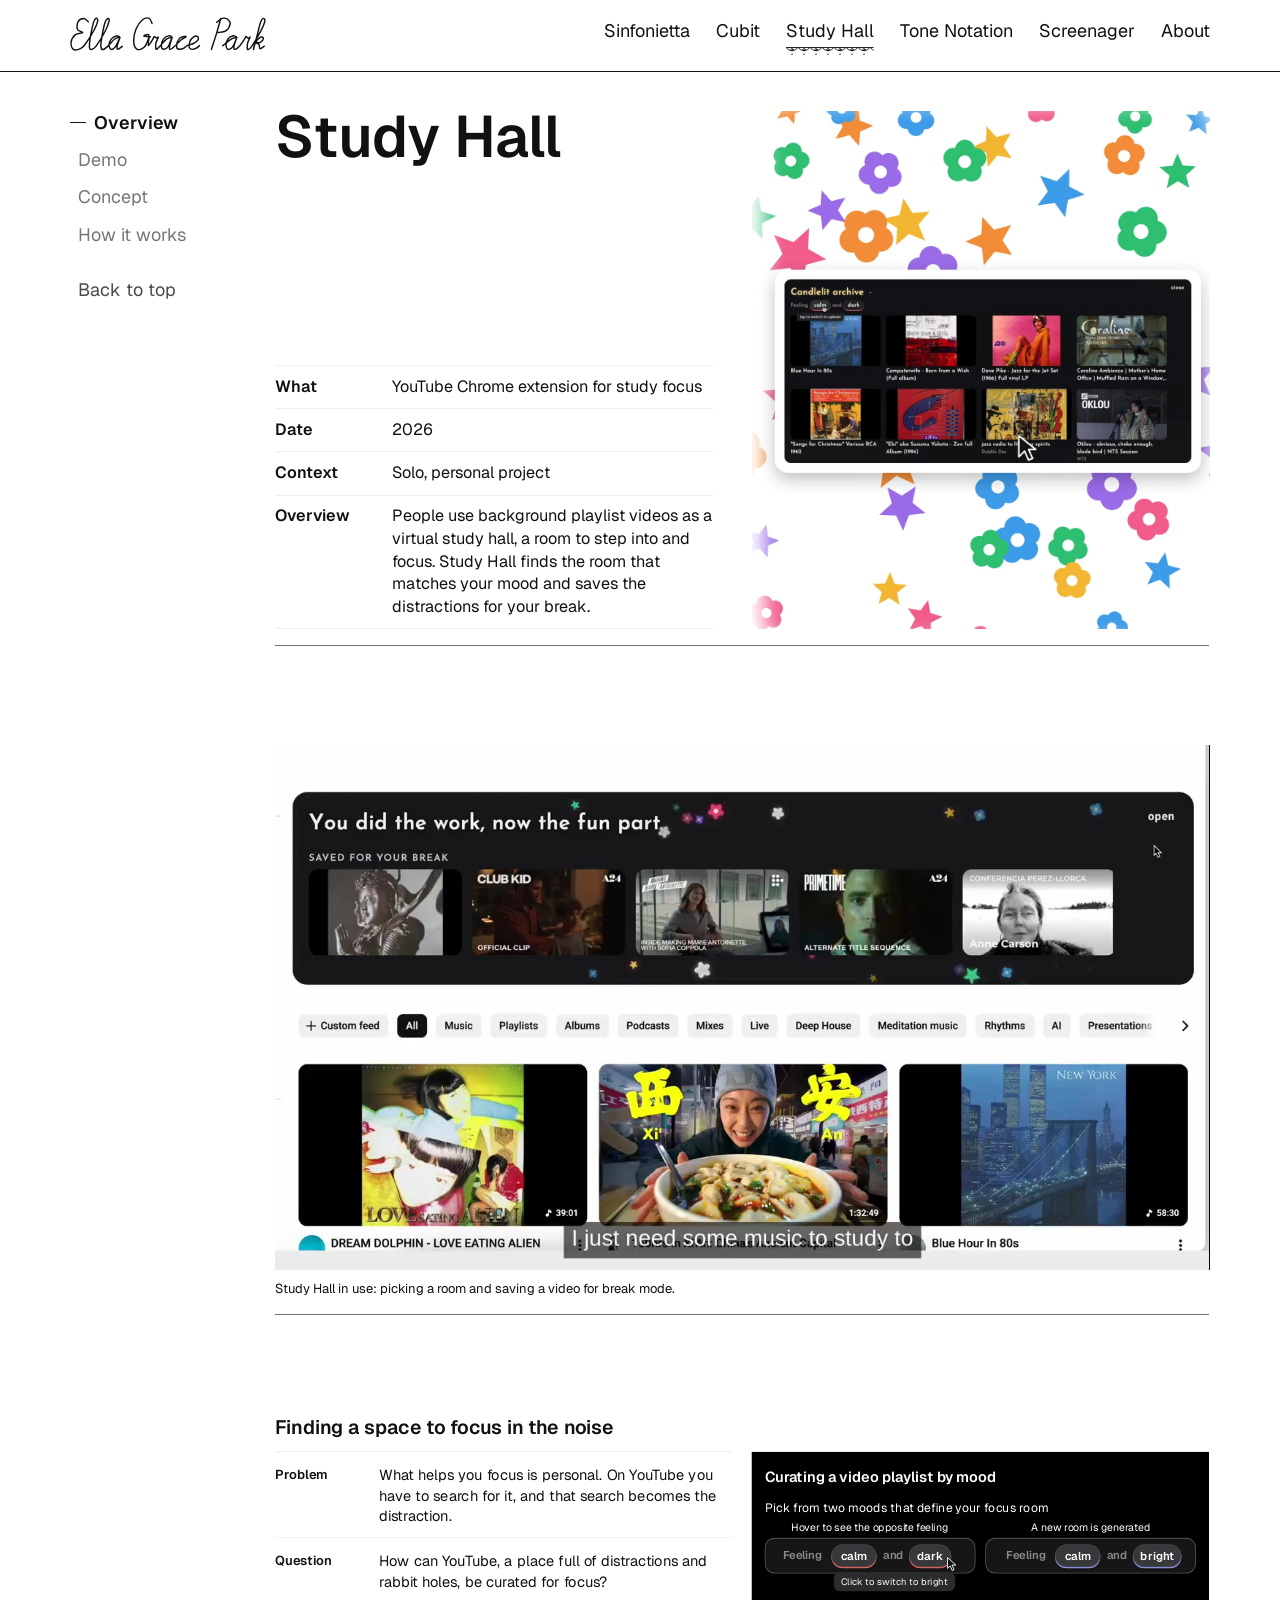
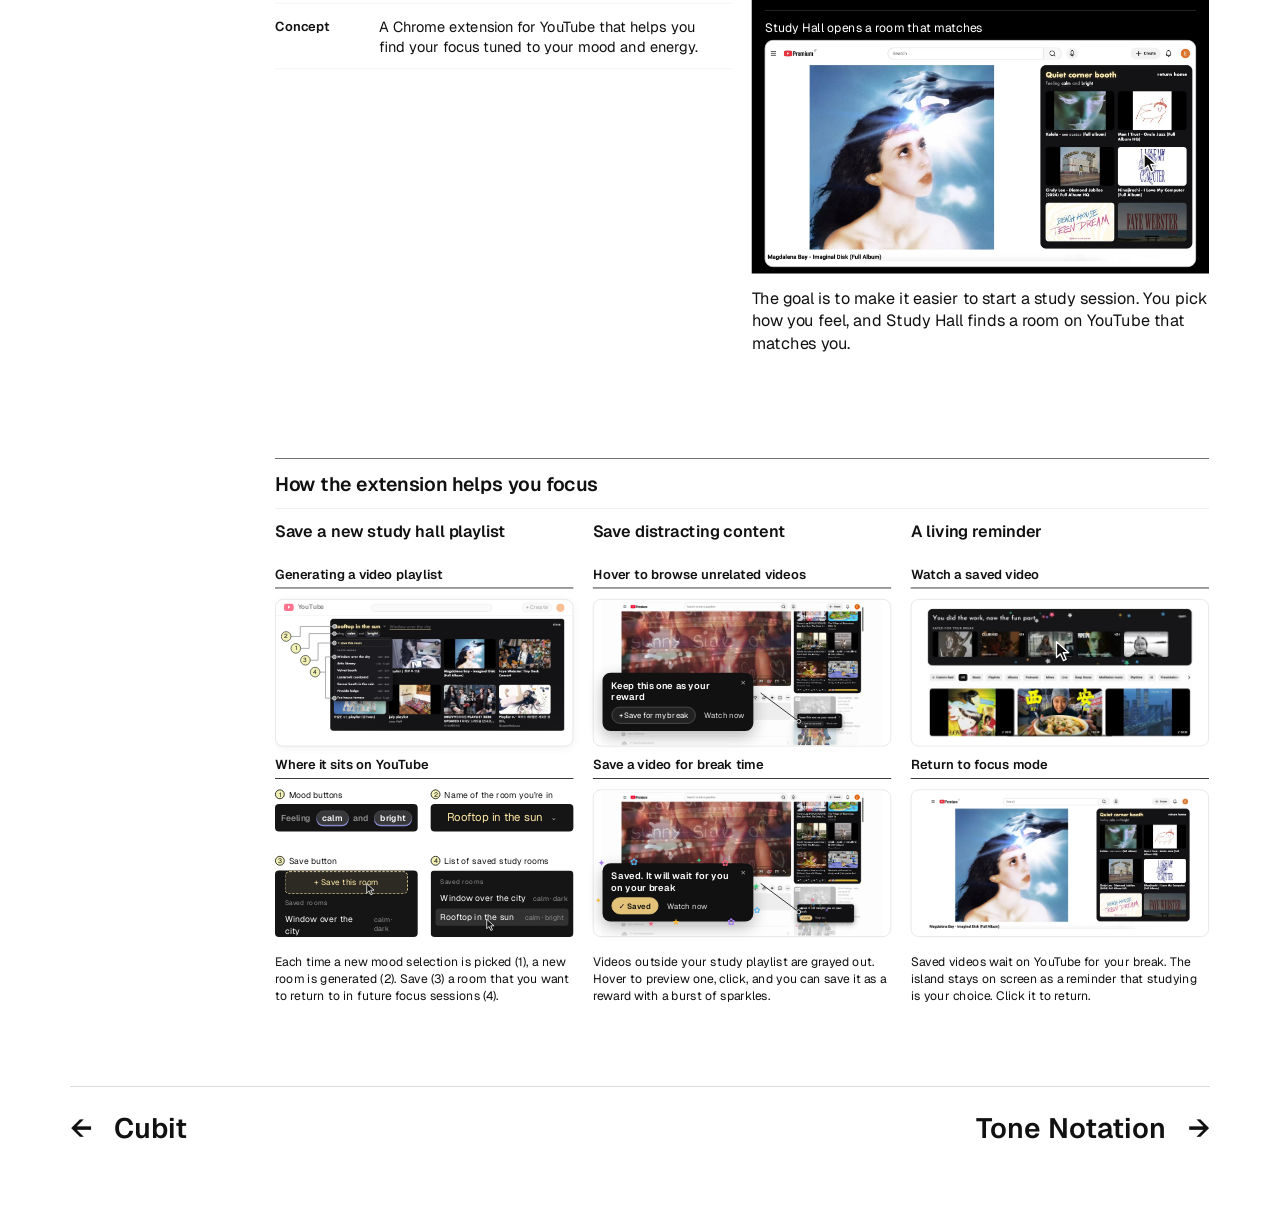
<file: projects/study-hall.html>
<!DOCTYPE html>
<html lang="en">
<head>
<meta charset="utf-8">
<meta name="viewport" content="width=device-width, initial-scale=1">
<script>/* touch screens: phones always get the phone layout (sideways it is just wider); tablets upright get the phone layout, sideways the computer one */
(()=>{const m=document.querySelector('meta[name=viewport]');if(!m||!matchMedia('(pointer: coarse)').matches)return;
const pick=()=>{const a=screen.width,b=screen.height,w=matchMedia('(orientation: landscape)').matches?Math.max(a,b):Math.min(a,b);return w>760&&w<1000?'width=760':'width=device-width, initial-scale=1'};
const phone=c=>c==='width=760'||Math.min(screen.width,screen.height)<=760&&!(matchMedia('(orientation: landscape)').matches&&Math.max(screen.width,screen.height)>=1000);
let cur=pick();m.content=cur;const was=phone(cur);
matchMedia('(orientation: landscape)').addEventListener('change',()=>{const n=pick();if(n===cur)return;cur=n;m.content=n;if(phone(n)!==was)location.reload();});})();</script>
<title>Study Hall — Ella Grace Park</title>
<meta name="description" content="Study Hall: YouTube Chrome extension for study focus. A project by Ella Grace Park.">
<link rel="preconnect" href="https://fonts.googleapis.com">
<link rel="preconnect" href="https://fonts.gstatic.com" crossorigin>
<link href="https://fonts.googleapis.com/css2?family=Geist:wght@400;600&display=swap" rel="stylesheet">
<link rel="icon" href="../favicon.svg" type="image/svg+xml">
<link rel="icon" href="../favicon-32.png" sizes="32x32" type="image/png">
<link rel="apple-touch-icon" href="../apple-touch-icon.png">
<meta property="og:type" content="website">
<meta property="og:title" content="Study Hall — Ella Grace Park">
<meta property="og:description" content="Study Hall: YouTube Chrome extension for study focus. A project by Ella Grace Park.">
<meta property="og:image" content="https://ellagracepark.com/og-image.png">
<meta property="og:image:width" content="1200">
<meta property="og:image:height" content="630">
<meta name="twitter:card" content="summary_large_image">
<link rel="stylesheet" href="../style.css?v=1795871683">
<!--fresh--><script>(()=>{const B="1795871683";const N=performance.getEntriesByType&&performance.getEntriesByType("navigation")[0];if(N&&N.type==="back_forward")return;fetch("../version.json?t="+Date.now(),{cache:"no-store"}).then(r=>r.json()).then(j=>{if(!j.v||j.v===B)return;const u=new URL(location.href);if(u.searchParams.get("v")===j.v)return;u.searchParams.set("v",j.v);location.replace(u)}).catch(()=>{})})()</script><!--/fresh-->
</head>
<body class="project">

<svg class="fx-defs" width="0" height="0" aria-hidden="true" focusable="false">
  <filter id="name-boil" x="-5%" y="-20%" width="110%" height="140%">
    <feTurbulence type="fractalNoise" baseFrequency="0.035" numOctaves="2" seed="1" result="n">
      <animate attributeName="seed" values="1;7;13;21;34" dur="1.25s" calcMode="discrete" repeatCount="indefinite"/>
    </feTurbulence>
    <feDisplacementMap in="SourceGraphic" in2="n" scale="2.6" xChannelSelector="R" yChannelSelector="G"/>
  </filter>
  <filter id="small-boil" x="-5%" y="-20%" width="110%" height="140%">
    <feTurbulence type="fractalNoise" baseFrequency="0.035" numOctaves="1" seed="2" result="n">
      <animate attributeName="seed" values="2;8;15;23" dur="1.6s" calcMode="discrete" repeatCount="indefinite"/>
    </feTurbulence>
    <feDisplacementMap in="SourceGraphic" in2="n" scale="1.1" xChannelSelector="R" yChannelSelector="G"/>
  </filter>
</svg>
<header class="topbar" id="top">
  <a class="home-link" href="../index.html?v=1795871683" aria-label="Ella Grace Park, home"><img class="home-name" src="../assets/name.svg?v=1795871683" alt="" width="570" height="99"></a>
  <nav>
    <a href="sinfonietta.html?v=1795871683">Sinfonietta</a>
    <a href="cubit.html?v=1795871683">Cubit</a>
    <a href="study-hall.html?v=1795871683" aria-current="page">Study Hall</a>
    <a href="tone-notation.html?v=1795871683">Tone Notation</a>
    <a href="screenager.html?v=1795871683">Screenager</a>
    <a href="../about.html?v=1795871683">About</a>
  </nav>
</header>

<main>
<a class="morph-name" href="../index.html?v=1795871683" aria-hidden="true" tabindex="-1"><img src="../assets/name.svg?v=1795871683" alt=""></a>
<div class="morph-line" aria-hidden="true"></div>
<div class="case-layout">
<nav class="toc" aria-label="Sections">
  <a class="toc-home" href="../index.html?v=1795871683" aria-label="Ella Grace Park, home" tabindex="-1"><img src="../assets/name.svg?v=1795871683" alt="" width="570" height="99"></a>
  <ol>
    <li><a href="#part-1">Overview</a></li>
    <li><a href="#part-2">Demo</a></li>
    <li><a href="#part-3">Concept</a></li>
    <li><a href="#part-4">How it works</a></li>
    <li class="toc-back in"><a href="#top">Back to top</a></li>
  </ol>
</nav>
<div class="case-main">
<!-- Study Hall: real text + images, laid out with the exact Figma coordinates of frames 12–14
     (page complete). Footer lines and page numbers are left out.
     Each .sheet is one slide: positions are Figma px inside the 1296-wide frame; the sheet is
     cropped to x 72–1224 and scaled to the page width (see .sheet in style.css). -->
<style>
  /* Geist as a variable face (same file the page already loads) so the mockups can use weight 500 */
  @font-face { font-family: "Geist SH"; font-weight: 100 900; font-display: swap;
    src: url(https://fonts.gstatic.com/s/geist/v5/gyByhwUxId8gMEwcGFWNOITd.woff2) format("woff2"); }
  /* white mood pills (slide 13) and white number dots (slide 14) */
  [data-project="study-hall"] .sh-pill {
    height: 45px; border-radius: 46px; background: #fff; color: #000;
    font-size: 18px; line-height: 1.4; display: flex; align-items: center; justify-content: center;
  }
  [data-project="study-hall"] .sh-dot {
    width: 22px; height: 22px; border-radius: 50%; background: #fff; color: #000;
    font-size: 12px; font-weight: 500; display: grid; place-items: center;
  }
  /* slide 13 mood picker: dark rounded box with outlined white chips */
  [data-project="study-hall"] .sh-mood { border: 1px solid rgba(255,255,255,.28); border-radius: 12px; background: #161616; }
  [data-project="study-hall"] .sh-chip {
    height: 44px; border-radius: 44px; border: 1.5px solid #fff; color: #fff;
    font-size: 20px; line-height: 1; display: flex; align-items: center; justify-content: center;
  }
  /* slide 14: black label bars over the tiles, and the captions under them */
  /* section labels: black text with a thin line under the whole column (no black banners) */
  [data-project="study-hall"] .sh-bar { height: 31px; border-radius: 0; background: none; color: var(--ink); border-bottom: 1px solid var(--ink); }
  [data-project="study-hall"] .sh-bar span { position: absolute; left: 0; bottom: 8px; font-size: 16px; font-weight: 600; line-height: 1; }
  [data-project="study-hall"] .sh-cap { font-size: 15px; line-height: 1.4; }
  /* slide 14 tile 1 ("Picking a mood"), built from shapes */
  [data-project="study-hall"] .mh-label { display: flex; align-items: center; gap: 5px; font-size: 10.5px; line-height: 12px; white-space: nowrap; }
  [data-project="study-hall"] .mh-n { width: 12px; height: 12px; border-radius: 50%; border: 1px solid #111; background: #f1f0b7; font-size: 8px; line-height: 1; display: grid; place-items: center; }
  [data-project="study-hall"] .mh-box { background: #151515; border-radius: 5px; color: #fff; }
  [data-project="study-hall"] .mh-row { display: flex; align-items: center; justify-content: center; gap: 6px; font-size: 10.5px; }
  [data-project="study-hall"] .mh-row.sm { gap: 4px; font-size: 8.5px; }
  [data-project="study-hall"] .mh-pill { border-radius: 99px; padding: 2px 7px; line-height: 1.2; }
  [data-project="study-hall"] .mh-grey { color: #8f8f8f; }
  [data-project="study-hall"] .mh-row .mh-grey { font-weight: 600; }
  [data-project="study-hall"] .mh-room { color: #ffe8a5; font-size: 14px; }
  [data-project="study-hall"] .mh-room.sm { font-size: 11.5px; }
  [data-project="study-hall"] .mh-caret { color: #bbb; font-size: 9px; margin-left: 4px; }
  [data-project="study-hall"] .mh-save { display: flex; flex-direction: column; justify-content: center; gap: 9px; padding: 0 14px; }
  [data-project="study-hall"] .mh-save p:first-child { display: flex; align-items: baseline; }
  [data-project="study-hall"] .mh-save .mh-row { justify-content: flex-start; }
  [data-project="study-hall"] .mh-dash { border: 1px dashed #8a8a8a; border-radius: 6px; color: #ffe8a5; font-size: 10px; text-align: center; padding: 6px 0; }
  [data-project="study-hall"] .mh-list { padding: 10px 12px; display: flex; flex-direction: column; justify-content: space-between; font-size: 10.5px; }
  [data-project="study-hall"] .mh-list p { display: flex; justify-content: space-between; align-items: baseline; gap: 8px; }
  [data-project="study-hall"] .mh-list .mh-grey { font-size: 8.5px; }
  [data-project="study-hall"] .mh-list .mh-cap { color: #8f8f8f; font-size: 8px; letter-spacing: .06em; }
  /* more saved rooms below: the list keeps going and fades out at the box edge */
  [data-project="study-hall"] .mh-save { justify-content: flex-start; padding-top: 14px; gap: 8px; overflow: hidden; }
  [data-project="study-hall"] .mh-more { display: flex; flex-direction: column; gap: 4px; font-size: 9.5px; }
  [data-project="study-hall"] .mh-more p { display: flex; justify-content: space-between; align-items: baseline; gap: 6px; }
  [data-project="study-hall"] .mh-more .mh-grey { font-size: 8px; }
  [data-project="study-hall"] .mh-more .mh-cap { display: block; color: #8f8f8f; font-size: 7.5px; letter-spacing: .06em; margin-top: 2px; }
  [data-project="study-hall"] .mh-list { justify-content: flex-start; gap: 7px; overflow: hidden; }
  [data-project="study-hall"] .mh-fade { display: flex; flex-direction: column; gap: 7px;
    -webkit-mask-image: linear-gradient(#000 10%, transparent 90%); mask-image: linear-gradient(#000 10%, transparent 90%); }
  [data-project="study-hall"] .mh-fade p { display: flex; justify-content: space-between; align-items: baseline; gap: 8px; }
  [data-project="study-hall"] .mh-frame { background: #fff; border: 1px solid #e3e3e3; border-radius: 10px; box-shadow: 0 2px 10px rgba(0,0,0,.06); }
  /* the frame reads as a YouTube page: faded header with logo, search, create and avatar */
  [data-project="study-hall"] .mh-frame { overflow: hidden; }
  [data-project="study-hall"] .yt-bar { display: flex; align-items: center; gap: 5px; height: 20px; padding: 0 10px; border-bottom: 1px solid #f0f0f0; opacity: .55; filter: blur(.3px); }
  [data-project="study-hall"] .yt-logo { width: 12px; height: 8.5px; border-radius: 2.5px; background: #ff0033; position: relative; }
  [data-project="study-hall"] .yt-logo::after { content: ""; position: absolute; left: 4.6px; top: 2.2px; border-left: 3.6px solid #fff; border-top: 2px solid transparent; border-bottom: 2px solid transparent; }
  [data-project="study-hall"] .yt-bar b { font-size: 8px; font-weight: 600; letter-spacing: -.02em; color: #222; }
  [data-project="study-hall"] .yt-search { flex: none; width: 150px; height: 10px; border-radius: 6px; border: 1px solid #e2e2e2; background: #f6f6f6; margin-left: 52px; }
  [data-project="study-hall"] .yt-create { margin-left: auto; font-size: 6.5px; color: #555; background: #f1f1f1; border-radius: 6px; padding: 2px 5px; }
  [data-project="study-hall"] .yt-av { width: 10px; height: 10px; border-radius: 50%; background: #f08a3e; }
  /* a cursor over the save button, and over a saved room that is being picked (hover look) */
  [data-project="study-hall"] .mh-dash.is-hover { position: relative; background: rgba(255,232,165,.1); border-color: #ffe8a5; }
  [data-project="study-hall"] .mh-list p.is-hover { position: relative; margin: 0 -6px; padding: 3px 6px; border-radius: 4px; background: rgba(255,255,255,.12); }
  [data-project="study-hall"] .mh-cursor { position: absolute; width: 12px; height: 16.5px; pointer-events: none; filter: drop-shadow(0 1px 1px rgba(0,0,0,.35)); }
  [data-project="study-hall"] .mh-cursor path { fill: #111; stroke: #fff; stroke-width: 1.3; stroke-linejoin: round; }
  [data-project="study-hall"] .mh-dash .mh-cursor { left: 66%; top: 52%; }
  [data-project="study-hall"] .mh-list p.is-hover .mh-cursor { left: 38%; top: 55%; }
  /* "Curating a video playlist by mood": dark was clicked and switched to light */
  [data-project="study-hall"] .sh-chip.xs { height: 28px; font-size: 14px; }
  /* mood pills styled like the extension: filled dark grey, bold white, a lilac line underneath */
  [data-project="study-hall"] .sh-chip, [data-project="study-hall"] .mh-pill {
    background: #38383b; border: 1px solid #4a4a4f; color: #fff; font-weight: 600;
    box-shadow: 0 1.5px 0 #8f93e6;
  }
  [data-project="study-hall"] .sh-chip.hover .mh-cursor { width: 14px; height: 19px; left: 90%; top: 55%; z-index: 3; }
  [data-project="study-hall"] .mh-cursor.big { width: 20px; height: 27.5px; z-index: 3; }
  /* the hint the extension shows on hover */
  [data-project="study-hall"] .sh-tip { position: absolute; right: -6px; top: calc(100% + 7px); white-space: nowrap; z-index: 2;
    background: #2b2b2e; color: #fff; font-size: 11.5px; font-weight: 400; line-height: 1; padding: 6px 9px; border-radius: 8px; }
  [data-project="study-hall"] .sh-yt { border-radius: 10px; overflow: hidden; border: 1px solid #e3e3e3; }
  [data-project="study-hall"] .sh-yt { background: #fff; }
  /* whole screenshot, never cropped; white below so the video title at the bottom left has room */
  [data-project="study-hall"] .sh-yt img { width: 100%; height: auto; object-fit: contain; object-position: top; border-radius: 9px 9px 0 0; }
  /* a dark room: the line under the mood buttons is red (a bright room keeps the lilac line) */
  [data-project="study-hall"] .sh-chip.switched { box-shadow: 0 1.5px 0 #e0645c; }
  /* the pop-up, drawn large on top of the screenshot (same size for hover and save) */
  [data-project="study-hall"] .pv-card { background: #111; color: #fff; border-radius: 10px; padding: 9px 11px; box-shadow: 0 6px 18px rgba(0,0,0,.28);
    display: flex; flex-direction: column; justify-content: space-between; z-index: 2; pointer-events: none; }
  [data-project="study-hall"] .pv-title { font-size: 11.5px; font-weight: 600; line-height: 1.25; padding-right: 14px; }
  [data-project="study-hall"] .pv-x { position: absolute; right: 9px; top: 7px; font-size: 8px; color: #aaa; }
  [data-project="study-hall"] .pv-row { display: flex; align-items: center; gap: 10px; font-size: 9.5px; }
  [data-project="study-hall"] .pv-btn { border: 1px solid #555; border-radius: 99px; padding: 3px 8px; background: #222; }
  [data-project="study-hall"] .pv-btn.saved { background: #e3c27a; border-color: #e3c27a; color: #111; font-weight: 600; }
  [data-project="study-hall"] .pv-link { color: #ddd; }
  [data-project="study-hall"] .pv-spark { position: absolute; left: -6px; top: -7px; font-size: 11px; color: #a77cf0; }
  [data-project="study-hall"] .pv-spark.s2 { left: auto; right: 30px; top: -8px; color: #f0607a; }
  [data-project="study-hall"] .pv-spark.s3 { left: 46%; top: auto; bottom: -8px; color: #f2b632; }
  [data-project="study-hall"] .pv-spark.s4 { left: 18%; top: -10px; color: #4fb3f0; font-size: 12px; }
  [data-project="study-hall"] .pv-spark.s5 { left: auto; right: -8px; top: 30%; color: #3ccf7e; font-size: 10px; }
  [data-project="study-hall"] .pv-spark.s6 { left: -9px; top: 55%; color: #f2b632; font-size: 9px; }
  [data-project="study-hall"] .pv-spark.s7 { left: auto; right: 12%; top: auto; bottom: -9px; color: #a77cf0; font-size: 12px; }
  [data-project="study-hall"] .pv-spark.s8 { left: 30%; top: auto; bottom: -10px; color: #f0607a; font-size: 9px; }
  [data-project="study-hall"] .pv-spark.s9 { left: 62%; top: -9px; color: #3ccf7e; font-size: 9px; }
  [data-project="study-hall"] .pv-spark.s10 { left: auto; right: -9px; top: auto; bottom: 6px; color: #4fb3f0; font-size: 10px; }
  [data-project="study-hall"] .pv-line { overflow: visible; pointer-events: none; z-index: 1; }
  [data-project="study-hall"] .pv-line path { fill: none; stroke: #111; stroke-width: 1; }
  [data-project="study-hall"] .pv-line circle { fill: #111; stroke: #fff; stroke-width: 1; }
  /* How it works pictures: whole image, centred in a column-wide frame */
  [data-project="study-hall"] .sh-yt.hw img { height: 100%; object-fit: contain; object-position: center; border-radius: 9px; }
  /* phones: no column titles in How it works (section title + labels are enough) */
  @media (max-width: 760px) { [data-project="study-hall"] [data-toc^="How it"] .k20 { display: none; } }
  [data-project="study-hall"] .sh-cap2 { font-size: 13px; line-height: 1.3; color: #fff; text-align: center; }
  [data-project="study-hall"] .sh-note { font-size: 12px; line-height: 1.3; color: #9a9a9a; }
  /* compact save button (3) and two-room saved list (4) */
  [data-project="study-hall"] .mh-save2 { display: flex; flex-direction: column; justify-content: center; gap: 6px; padding: 0 12px; }
  [data-project="study-hall"] .mh-save2 .mh-cap { color: #8f8f8f; font-size: 8px; letter-spacing: .06em; }
  [data-project="study-hall"] .mh-save2 .mh-r { display: flex; justify-content: space-between; align-items: baseline; gap: 8px; font-size: 10.5px; }
  [data-project="study-hall"] .mh-save2 .mh-r .mh-grey { font-size: 8.5px; }
  [data-project="study-hall"] .mh-list2 { padding: 9px 12px; display: flex; flex-direction: column; gap: 6px; font-size: 10.5px; }
  [data-project="study-hall"] .mh-list2 p { display: flex; justify-content: space-between; align-items: baseline; gap: 8px; white-space: nowrap; }
  [data-project="study-hall"] .mh-list2 .mh-grey { font-size: 8.5px; }
  [data-project="study-hall"] .mh-list2 .mh-cap { color: #8f8f8f; font-size: 8px; letter-spacing: .06em; }
  [data-project="study-hall"] .mh-list2 p.is-hover { position: relative; margin: 0 -6px; padding: 3px 6px; border-radius: 4px; background: rgba(255,255,255,.12); }
  [data-project="study-hall"] .mh-list2 p.is-hover .mh-cursor { left: 38%; top: 55%; }
  [data-project="study-hall"] .mh-callouts { overflow: visible; pointer-events: none; }
  [data-project="study-hall"] .mh-callouts path { fill: none; stroke: #929292; stroke-width: 1; stroke-linejoin: round; }
  [data-project="study-hall"] .mh-callouts .dot circle { fill: #929292; stroke: #fff; stroke-width: .8; }
  [data-project="study-hall"] .mh-callouts .num circle { fill: #f1f0b7; stroke: #111; stroke-width: .8; }
  [data-project="study-hall"] .mh-callouts .num text { font: 8px "Geist", system-ui, sans-serif; text-anchor: middle; dominant-baseline: central; fill: #111; }
  [data-project="study-hall"] .sh-step { font-weight: 600; line-height: 1.4; color: rgba(255,255,255,.94); }
  [data-project="study-hall"] .sh-line { height: 0; border-top: 1px solid #fff; }
  /* browser mockups: inline SVG with live text (the hidden <img> is what the lightbox shows) */
  [data-project="study-hall"] .zoom > .sh-mock { display: block; width: 100%; height: 100%; user-select: text; }
  [data-project="study-hall"] .zoom > img[hidden] { display: none; }
  [data-project="study-hall"] .sh-mock text { font-family: "Geist SH", "Geist", system-ui, sans-serif; white-space: pre; }
</style>
<div class="sheets" data-project="study-hall">

<!-- 12 Study Hall_intro: screen layout. The picture is sized to fit the window; the facts end on its bottom edge. -->
<section class="intro" id="part-1" data-toc="Overview">
  <div class="intro-text">
    <h1 class="intro-title">Study Hall</h1>
    <dl class="intro-facts">
      <dt>What</dt><dd>YouTube Chrome extension for study focus</dd>
      <dt>Date</dt><dd>2026</dd>
      <dt>Context</dt><dd>Solo, personal project</dd>
      <dt>Overview</dt><dd>People use background playlist videos as a virtual study hall, a room to step into and focus. Study Hall finds the room that matches your mood and saves the distractions for your break.</dd>
    </dl>
  </div>
  <figure class="intro-fig">
    <button class="zoom" type="button" aria-label="Enlarge image"><img src="../assets/study-hall/intro-flowers.webp?v=1795871683" alt="Study Hall's Candlelit archive room, feeling calm and dark, with eight study videos, over scattered flowers and stars"></button>
    <figcaption>Open a study room that matches your mood.</figcaption>
  </figure>
</section>

  <figure class="video" id="part-2" data-toc="Demo"><video src="../assets/video/studyhall-demo.mp4" poster="../assets/video/studyhall-demo.jpg?v=1795871683" autoplay muted loop playsinline preload="metadata"></video><figcaption>Study Hall in use: picking a room and saving a video for break mode.</figcaption></figure>

<!-- 13 Study Hall_overview · table aligned -->
<section class="sheet" style="--h:668" id="part-3" data-toc="Concept">
  <div class="sheet-in">
    <h2 class="a h2" style="left:72px;top:73px;width:564px">Finding a space to focus in the noise</h2>
    <!-- left: the brief as a table -->
    <div class="a rule" style="left:72px;top:120px;width:564px"></div>
    <p class="a k16" style="left:72px;top:138px;width:128px">Problem</p>
    <p class="a v18" style="left:200px;top:136px;width:420px">What helps you focus is personal. On YouTube you have to search for it, and that search becomes the distraction.</p>
    <div class="a rule" style="left:72px;top:226px;width:564px"></div>
    <p class="a k16" style="left:72px;top:244px;width:128px">Question</p>
    <p class="a v18" style="left:200px;top:242px;width:420px">How can YouTube, a place full of distractions and rabbit holes, be curated for focus?</p>
    <div class="a rule" style="left:72px;top:307px;width:564px"></div>
    <p class="a k16" style="left:72px;top:325px;width:128px">Concept</p>
    <p class="a v18" style="left:200px;top:323px;width:420px">A Chrome extension for YouTube that helps you find your focus tuned to your mood and energy.</p>
    <div class="a rule" style="left:72px;top:388px;width:564px"></div>

    <!-- right: black panel, same column as the picture above and the caption below -->
    <div class="a panel" style="left:660px;top:120px;width:564px;height:520px"></div>
    <p class="a k16 w" style="left:676px;top:138px;font-size:18px">Curating a video playlist by mood</p>
    <p class="a w" style="left:676px;top:178px;font-size:15px;line-height:1.4">Pick from two moods that define your focus room</p>
    
    <div class="a sh-mood" style="left:676px;top:226px;width:260px;height:44px"></div>
    <p class="a" style="left:698px;top:238px;font-size:14px;line-height:1.4;color:#8a8a8a;font-weight:600">Feeling</p>
    <span class="a sh-chip xs switched" style="left:758px;top:234px;width:56px">calm</span>
    <p class="a" style="left:822px;top:238px;font-size:14px;line-height:1.4;color:#8a8a8a;font-weight:600">and</p>
    <span class="a sh-chip xs hover switched" style="left:854px;top:234px;width:52px">dark<svg class="mh-cursor" viewBox="0 0 16 22" aria-hidden="true"><path d="M1.5,1.5 L1.5,17 L5.4,13.4 L8.3,20 L11,18.8 L8.2,12.3 L13.6,12.3 Z"/></svg><span class="sh-tip"><span class="w-desk">Click</span><span class="w-phone">Tap</span> to switch to bright</span></span>
    
    <div class="a sh-mood" style="left:948px;top:226px;width:260px;height:44px"></div>
    <p class="a" style="left:974px;top:238px;font-size:14px;line-height:1.4;color:#8a8a8a;font-weight:600">Feeling</p>
    <span class="a sh-chip xs" style="left:1034px;top:234px;width:56px">calm</span>
    <p class="a" style="left:1098px;top:238px;font-size:14px;line-height:1.4;color:#8a8a8a;font-weight:600">and</p>
    <span class="a sh-chip xs" style="left:1130px;top:234px;width:60px" aria-label="switched to bright">bright</span>
    <p class="a sh-cap2" style="left:676px;top:205px;width:260px">Hover to see the opposite feeling</p>
    <p class="a sh-cap2" style="left:948px;top:205px;width:260px">A new room is generated</p>
    <div class="a rule rule--panel" style="left:676px;top:316px;width:532px"></div>
    <p class="a w" style="left:676px;top:326px;font-size:15px;line-height:1.4">Study Hall opens a room that matches</p>
    <button class="a zoom sh-yt" type="button" aria-label="Enlarge study room" style="left:676px;top:352px;width:532px;height:280px"><img src="../assets/study-hall/room-quiet-booth.webp?v=1795871683" alt="YouTube with Study Hall open: the room Quiet corner booth, feeling calm and bright, lists six full albums beside the video that is playing" loading="lazy" decoding="async"></button>
    <svg class="a mh-cursor big" style="left:1142px;top:490px" viewBox="0 0 16 22" aria-hidden="true"><path d="M1.5,1.5 L1.5,17 L5.4,13.4 L8.3,20 L11,18.8 L8.2,12.3 L13.6,12.3 Z"/></svg>

    <p class="a v20" style="left:660px;top:656px;width:564px">The goal is to make it easier to start a study session. You pick how you feel, and Study Hall finds a room on YouTube that matches you.</p>
  </div>
</section>

<!-- 14 Study Hall_overview · aligned -->
<section class="sheet" style="--h:680" id="part-4" data-toc="How it works">
  <div class="sheet-in">
    <h2 class="a h2" style="left:72px;top:73px;width:1152px">How the extension helps you focus</h2>
    <div class="a rule" style="left:72px;top:120px;width:1152px"></div>

    <p class="a k20" style="left:72px;top:134px">Save a new study hall playlist</p>
    <p class="a k20" style="left:464px;top:134px;width:368px">Save distracting content</p>
    <p class="a k20" style="left:856px;top:134px;width:368px">A living reminder</p>

    <div class="a sh-bar" style="left:72px;top:187px;width:368px"><span>Generating a video playlist</span></div>
    <div class="a sh-bar" style="left:464px;top:187px;width:368px"><span>Hover to browse unrelated videos</span></div>
    <div class="a sh-bar" style="left:464px;top:422px;width:368px"><span>Save a video for break time</span></div>
    <div class="a sh-bar" style="left:856px;top:422px;width:368px"><span>Return to focus mode</span></div>
    <div class="a sh-bar" style="left:856px;top:187px;width:368px"><span>Watch a saved video</span></div>

    <!-- tile 1, "Picking a mood": built as shapes on a 2-column grid (0-190 | 206-402) so every box lines up -->
    <p class="a mh-label" style="left:72px;top:466px"><span class="mh-n">1</span>Mood buttons</p>
    <p class="a mh-label" style="left:264px;top:466px"><span class="mh-n">2</span>Name of the room you’re in</p>
    <div class="a mh-box mh-row" style="left:72px;top:484px;width:176px;height:34px"><span class="mh-grey">Feeling</span><span class="mh-pill">calm</span><span class="mh-grey">and</span><span class="mh-pill">bright</span></div>
    <div class="a mh-box mh-row" style="left:264px;top:484px;width:176px;height:34px"><span class="mh-room">Rooftop in the sun</span><span class="mh-caret">⌄</span></div>
    <div class="a sh-bar" style="left:72px;top:422px;width:368px"><span>Where it sits on YouTube</span></div>
    <div class="a mh-frame" style="left:72px;top:231px;width:368px;height:182px"><div class="yt-bar" aria-hidden="true"><span class="yt-logo"></span><b>YouTube</b><span class="yt-search"></span><span class="yt-create">+ Create</span><span class="yt-av"></span></div></div>
    <button class="a zoom" type="button" aria-label="Enlarge the Study Hall screenshot" data-full="../assets/study-hall/how-mood-full.webp?v=1795871683" style="left:139.7px;top:255px;width:289.3px;height:139.1px"><img src="../assets/study-hall/how-mood-screen.webp?v=1795871683" alt="Study Hall on YouTube: the room Rooftop in the sun, feeling calm and bright, with the save button and the list of saved rooms open over a grid of videos" loading="lazy" decoding="async"></button>
    <svg class="a mh-callouts" style="left:72px;top:183.6px;width:368px;height:352.4px" viewBox="0 0 402 385" aria-hidden="true">
      <path d="M21.5,102 H34 V88.5 H80 M34.5,118 H46 V98.1 H80 M47.5,134 H58 V110.8 H80 M60.5,150 H68 M68,129.5 V185.1 M68,129.5 H80 M68,185.1 H80"/>
      <g class="dot"><circle cx="80" cy="88.5" r="2.6"/><circle cx="80" cy="98.1" r="2.6"/><circle cx="80" cy="110.8" r="2.6"/><circle cx="80" cy="129.5" r="2.6"/><circle cx="80" cy="185.1" r="2.6"/></g>
      <g class="num"><circle cx="15" cy="102" r="6.5"/><text x="15" y="102">2</text><circle cx="28" cy="118" r="6.5"/><text x="28" y="118">1</text><circle cx="41" cy="134" r="6.5"/><text x="41" y="134">3</text><circle cx="54" cy="150" r="6.5"/><text x="54" y="150">4</text></g>
    </svg>
    <p class="a mh-label" style="left:72px;top:548px"><span class="mh-n">3</span>Save button</p>
    <p class="a mh-label" style="left:264px;top:548px"><span class="mh-n">4</span>List of saved study rooms</p>
    <div class="a mh-box mh-save2" style="left:72px;top:566px;width:176px;height:82px"><p class="mh-dash is-hover">+ Save this room<svg class="mh-cursor" viewBox="0 0 16 22" aria-hidden="true"><path d="M1.5,1.5 L1.5,17 L5.4,13.4 L8.3,20 L11,18.8 L8.2,12.3 L13.6,12.3 Z"/></svg></p><p class="mh-cap">Saved rooms</p><p class="mh-r"><span>Window over the city</span><span class="mh-grey">calm · dark</span></p></div>
    <div class="a mh-box mh-list2" style="left:264px;top:566px;width:176px;height:82px"><p class="mh-cap">Saved rooms</p><p><span>Window over the city</span><span class="mh-grey">calm · dark</span></p><p class="is-hover new"><span>Rooftop in the sun</span><span class="mh-grey">calm · bright</span><svg class="mh-cursor" viewBox="0 0 16 22" aria-hidden="true"><path d="M1.5,1.5 L1.5,17 L5.4,13.4 L8.3,20 L11,18.8 L8.2,12.3 L13.6,12.3 Z"/></svg></p></div>
    <button class="a zoom sh-yt hw" type="button" aria-label="Enlarge: hovering" style="left:464px;top:231px;width:368px;height:182px"><img src="../assets/study-hall/hover-player2.webp?v=1795871683" alt="A greyed-out YouTube video under the cursor shows a message: keep this one as your reward, with buttons + Save for my break and Watch now" loading="lazy" decoding="async"></button>
    <svg class="a pv-line" style="left:472.5px;top:231px;width:351px;height:182px" viewBox="0 0 351 182" aria-hidden="true"><path d="M198,116 L245,151"/><circle cx="245" cy="151" r="2.4"/></svg>
    <div class="a pv-card" style="left:476px;top:322px;width:186px;height:72px" aria-hidden="true"><p class="pv-title">Keep this one as your reward</p><span class="pv-x">✕</span><p class="pv-row"><span class="pv-btn">+ Save for my break</span><span class="pv-link">Watch now</span></p></div>
    <button class="a zoom sh-yt hw" type="button" aria-label="Enlarge: saving" style="left:464px;top:466px;width:368px;height:182px"><img src="../assets/study-hall/save-player2.webp?v=1795871683" alt="After clicking save: saved, it will wait for you on your break" loading="lazy" decoding="async"></button>
    <svg class="a pv-line" style="left:472.5px;top:466px;width:351px;height:182px" viewBox="0 0 351 182" aria-hidden="true"><path d="M198,116 L245,151"/><circle cx="245" cy="151" r="2.4"/></svg>
    <div class="a pv-card" style="left:476px;top:557px;width:186px;height:72px" aria-hidden="true"><span class="pv-spark" aria-hidden="true">✦</span><span class="pv-spark s2" aria-hidden="true">✿</span><span class="pv-spark s3" aria-hidden="true">★</span><span class="pv-spark s4" aria-hidden="true">✿</span><span class="pv-spark s5" aria-hidden="true">★</span><span class="pv-spark s6" aria-hidden="true">✦</span><span class="pv-spark s7" aria-hidden="true">✿</span><span class="pv-spark s8" aria-hidden="true">★</span><span class="pv-spark s9" aria-hidden="true">✦</span><span class="pv-spark s10" aria-hidden="true">✿</span><p class="pv-title">Saved. It will wait for you on your break</p><span class="pv-x">✕</span><p class="pv-row"><span class="pv-btn saved">✓ Saved</span><span class="pv-link">Watch now</span></p></div>
    <button class="a zoom sh-yt hw" type="button" aria-label="Enlarge: break mode" style="left:856px;top:231px;width:368px;height:182px"><img src="../assets/study-hall/break-even.webp?v=1795871683" alt="Break mode: a dark island at the top of the YouTube home page, You did the work, now the fun part, with the videos saved for your break, above the usual feed of videos" loading="lazy" decoding="async"></button>
    <svg class="a mh-cursor big" style="left:1033.6px;top:282.1px" viewBox="0 0 16 22" aria-hidden="true"><path d="M1.5,1.5 L1.5,17 L5.4,13.4 L8.3,20 L11,18.8 L8.2,12.3 L13.6,12.3 Z"/></svg>

    <p class="a sh-cap" style="left:72px;top:668px;width:368px">Each time a new mood selection is picked (1), a new room is generated (2). Save (3) a room that you want to return to in future focus sessions (4).</p>
    <p class="a sh-cap" style="left:464px;top:668px;width:368px">Videos outside your study playlist are grayed out. Hover to preview one, <span class="w-desk">click</span><span class="w-phone">tap</span>, and you can save it as a reward with a burst of sparkles.</p>
    <button class="a zoom sh-yt hw" type="button" aria-label="Enlarge: the study room opening" style="left:856px;top:466px;width:368px;height:182px"><img src="../assets/study-hall/return-room.webp?v=1795871683" alt="Back in Study Hall: the room Quiet corner booth, feeling calm and bright, open on YouTube beside the video playing" loading="lazy" decoding="async"></button>
    <p class="a sh-cap" style="left:856px;top:668px;width:368px">Saved videos wait on YouTube for your break. The island stays on screen as a reminder that studying is your choice. <span class="w-desk">Click</span><span class="w-phone">Tap</span> it to return.</p>
  </div>
</section>

</div>
</div>
</div>

<nav class="pager">
  <a href="cubit.html?v=1795871683" aria-label="Previous project: Cubit"><span class="pg"><span class="pg-arrow">←</span> <span class="pg-name">Cubit</span></span></a>
  <a class="next" href="tone-notation.html?v=1795871683" aria-label="Next project: Tone Notation"><span class="pg"><span class="pg-name">Tone Notation</span> <span class="pg-arrow">→</span></span></a>
</nav>
</main>

<div class="lightbox" id="lb" role="dialog" aria-label="Enlarged slide"><button type="button">Close ✕</button><img alt=""></div>
<script>
  const lb = document.getElementById('lb'), lbImg = lb.querySelector('img');
  document.querySelectorAll('.slide, .zoom').forEach(b => b.addEventListener('click', () => {
    const i = b.querySelector('img'); lbImg.src = b.dataset.full || i.src; lbImg.alt = i.alt; lbImg.style.maxWidth = b.dataset.full ? 'min(100%, 1600px)' : ''; lb.classList.add('open');   // data-full: a bigger picture to show when enlarged
  }));
  lb.addEventListener('click', () => lb.classList.remove('open'));
  addEventListener('keydown', e => e.key === 'Escape' && lb.classList.remove('open'));
  // Scale each slide-sheet (1152 px wide in Figma) to the page width.
  const sheets = document.querySelectorAll('.sheet, .intro, .sheets > .video');
  const fitSheets = () => sheets.forEach(s => s.style.setProperty('--k', s.clientWidth / 1152));
  addEventListener('resize', fitSheets); fitSheets();
  // Side menu: a title appears once its section has started; the current one is marked.
  const parts = [...document.querySelectorAll('[data-toc]')];
  const tocItems = [...document.querySelectorAll('.toc li:not(.toc-back)')];
  const markToc = () => {
    const line = innerHeight * 0.4;
    let cur = -1;
    parts.forEach((p, i) => { const on = p.getBoundingClientRect().top <= line || i === 0; tocItems[i].classList.toggle('in', on); if (on) cur = i; });
    tocItems.forEach((li, i) => li.classList.toggle('on', i === cur));
  };
  const bar = document.querySelector('.topbar');
  // 0 at the top of the page -> 1 once the top bar has scrolled away; drives the name fading into the menu.
  const barP = () => document.documentElement.style.setProperty('--bar-p', Math.min(1, Math.max(0, scrollY / (bar.offsetHeight - 13)))   /* 13 = the menu's sticky top */);
  // Start points of the morph: where the name and line sit in the top bar.
  const startPts = () => {
    const n = bar.querySelector('.home-name').getBoundingClientRect(), root = document.documentElement.style;
    root.setProperty('--n0', (n.top + scrollY) + 'px');
    root.setProperty('--l0', (bar.offsetHeight - 1) + 'px');
  };
  startPts(); addEventListener('resize', startPts);
  addEventListener('scroll', barP, { passive: true }); addEventListener('resize', barP); barP();
  if (tocItems.length) { addEventListener('scroll', markToc, { passive: true }); addEventListener('resize', markToc); markToc(); }
</script>
<script src="../menu.js?v=1795871683" defer></script>
<script src="../phone.js?v=1795871683" defer></script>
<script src="../dividers.js?v=1795871683" defer></script>
</body>
</html>
</file>
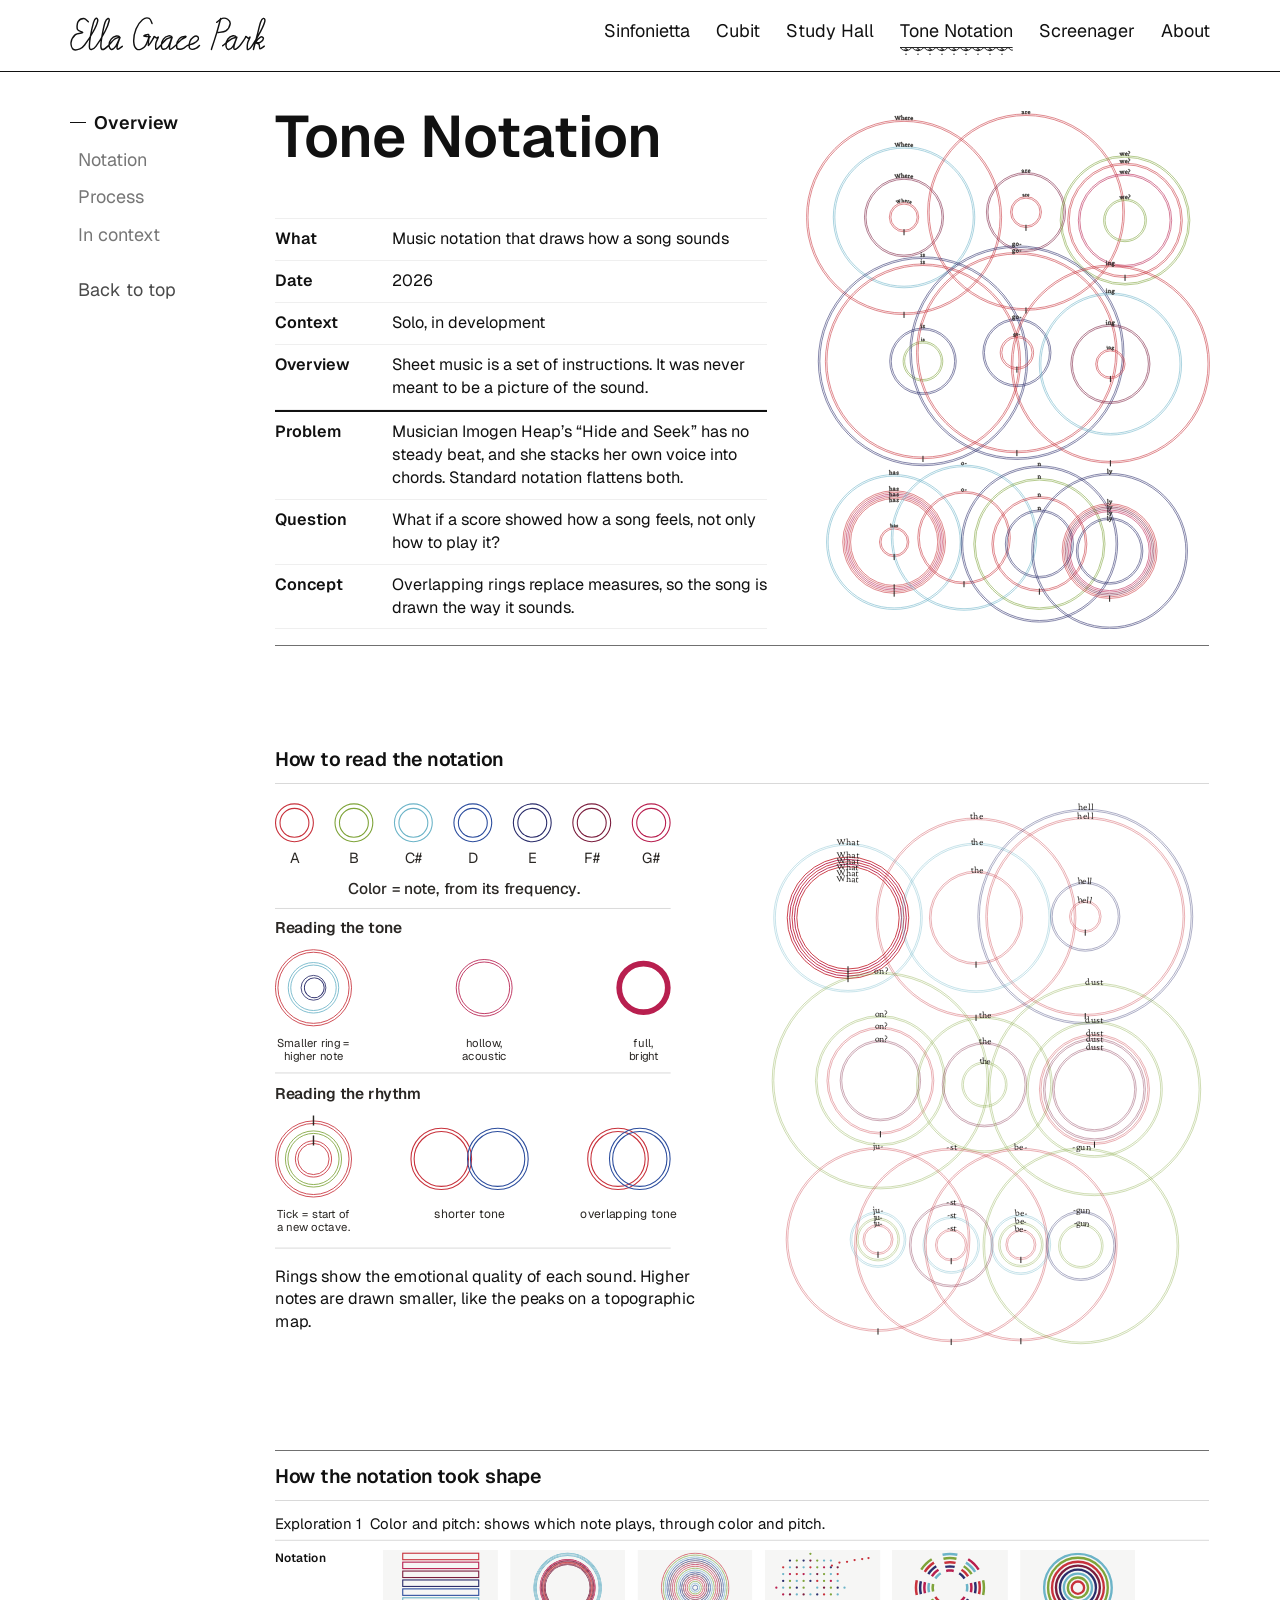
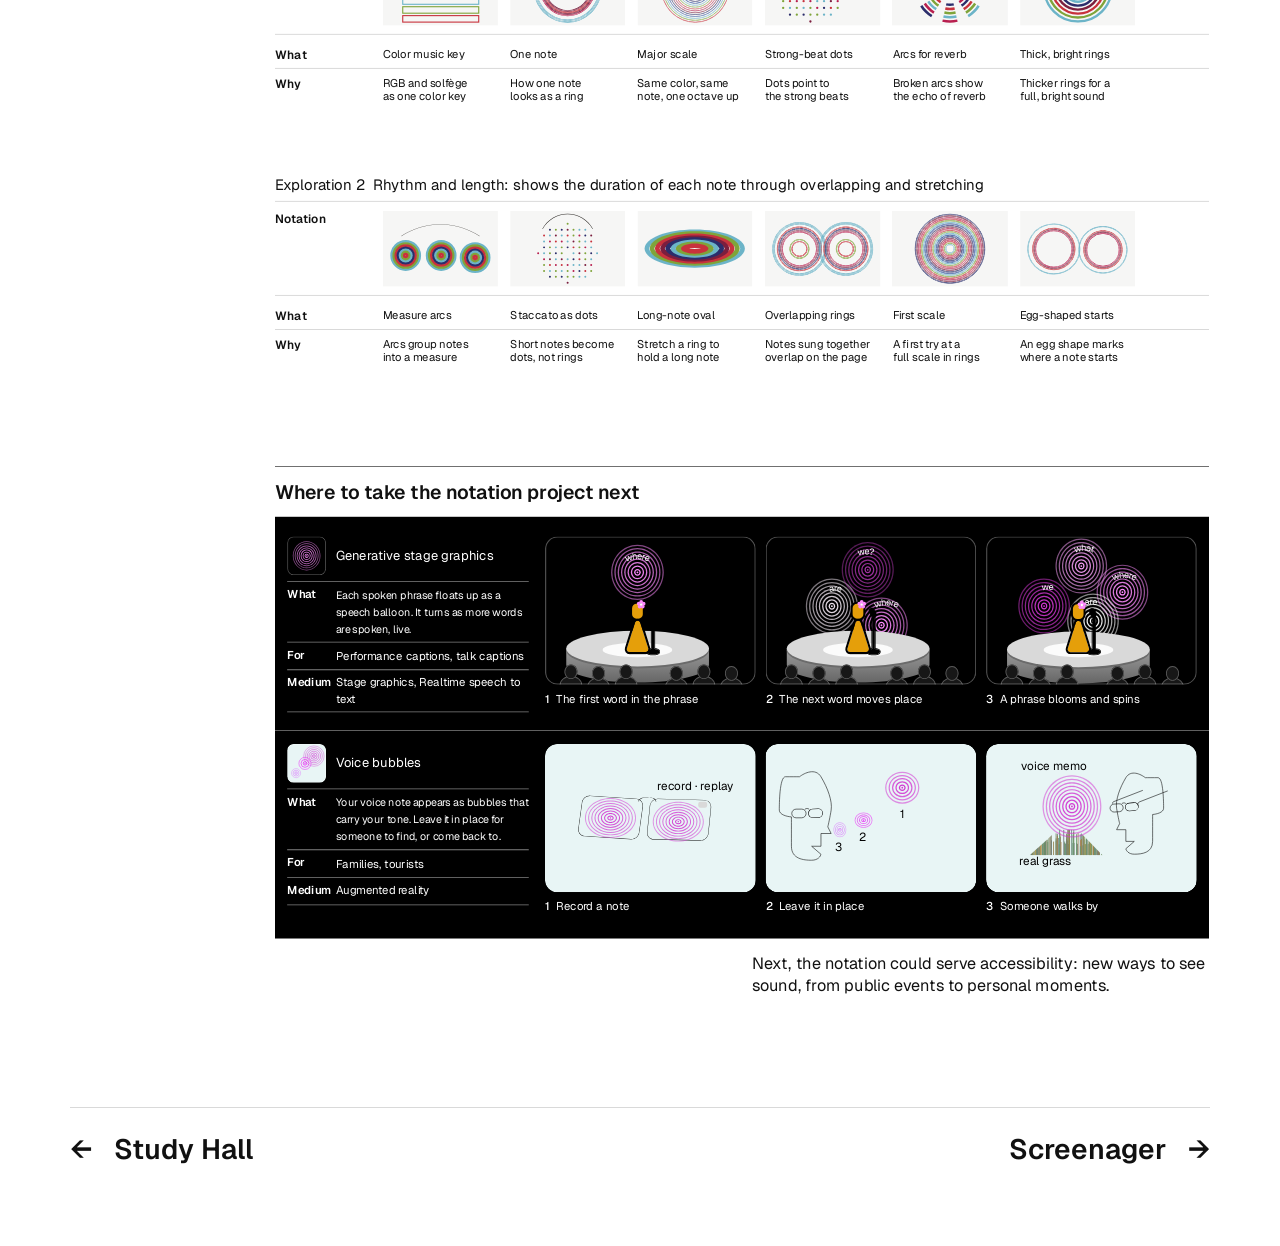
<file: projects/tone-notation.html>
<!DOCTYPE html>
<html lang="en">
<head>
<meta charset="utf-8">
<meta name="viewport" content="width=device-width, initial-scale=1">
<script>/* touch screens: phones always get the phone layout (sideways it is just wider); tablets upright get the phone layout, sideways the computer one */
(()=>{const m=document.querySelector('meta[name=viewport]');if(!m||!matchMedia('(pointer: coarse)').matches)return;
const pick=()=>{const a=screen.width,b=screen.height,w=matchMedia('(orientation: landscape)').matches?Math.max(a,b):Math.min(a,b);return w>760&&w<1000?'width=760':'width=device-width, initial-scale=1'};
const phone=c=>c==='width=760'||Math.min(screen.width,screen.height)<=760&&!(matchMedia('(orientation: landscape)').matches&&Math.max(screen.width,screen.height)>=1000);
let cur=pick();m.content=cur;const was=phone(cur);
matchMedia('(orientation: landscape)').addEventListener('change',()=>{const n=pick();if(n===cur)return;cur=n;m.content=n;if(phone(n)!==was)location.reload();});})();</script>
<title>Tone Notation — Ella Grace Park</title>
<meta name="description" content="Tone Notation: Music notation that draws how a song sounds. A project by Ella Grace Park.">
<link rel="preconnect" href="https://fonts.googleapis.com">
<link rel="preconnect" href="https://fonts.gstatic.com" crossorigin>
<link href="https://fonts.googleapis.com/css2?family=Geist:wght@400;600&display=swap" rel="stylesheet">
<link rel="icon" href="../favicon.svg" type="image/svg+xml">
<link rel="icon" href="../favicon-32.png" sizes="32x32" type="image/png">
<link rel="apple-touch-icon" href="../apple-touch-icon.png">
<meta property="og:type" content="website">
<meta property="og:title" content="Tone Notation — Ella Grace Park">
<meta property="og:description" content="Tone Notation: Music notation that draws how a song sounds. A project by Ella Grace Park.">
<meta property="og:image" content="https://ellagracepark.com/og-image.png">
<meta property="og:image:width" content="1200">
<meta property="og:image:height" content="630">
<meta name="twitter:card" content="summary_large_image">
<link rel="stylesheet" href="../style.css?v=1795871683">
<!--fresh--><script>(()=>{const B="1795871683";const N=performance.getEntriesByType&&performance.getEntriesByType("navigation")[0];if(N&&N.type==="back_forward")return;fetch("../version.json?t="+Date.now(),{cache:"no-store"}).then(r=>r.json()).then(j=>{if(!j.v||j.v===B)return;const u=new URL(location.href);if(u.searchParams.get("v")===j.v)return;u.searchParams.set("v",j.v);location.replace(u)}).catch(()=>{})})()</script><!--/fresh-->
</head>
<body class="project">

<svg class="fx-defs" width="0" height="0" aria-hidden="true" focusable="false">
  <filter id="name-boil" x="-5%" y="-20%" width="110%" height="140%">
    <feTurbulence type="fractalNoise" baseFrequency="0.035" numOctaves="2" seed="1" result="n">
      <animate attributeName="seed" values="1;7;13;21;34" dur="1.25s" calcMode="discrete" repeatCount="indefinite"/>
    </feTurbulence>
    <feDisplacementMap in="SourceGraphic" in2="n" scale="2.6" xChannelSelector="R" yChannelSelector="G"/>
  </filter>
  <filter id="small-boil" x="-5%" y="-20%" width="110%" height="140%">
    <feTurbulence type="fractalNoise" baseFrequency="0.035" numOctaves="1" seed="2" result="n">
      <animate attributeName="seed" values="2;8;15;23" dur="1.6s" calcMode="discrete" repeatCount="indefinite"/>
    </feTurbulence>
    <feDisplacementMap in="SourceGraphic" in2="n" scale="1.1" xChannelSelector="R" yChannelSelector="G"/>
  </filter>
</svg>
<header class="topbar" id="top">
  <a class="home-link" href="../index.html?v=1795871683" aria-label="Ella Grace Park, home"><img class="home-name" src="../assets/name.svg?v=1795871683" alt="" width="570" height="99"></a>
  <nav>
    <a href="sinfonietta.html?v=1795871683">Sinfonietta</a>
    <a href="cubit.html?v=1795871683">Cubit</a>
    <a href="study-hall.html?v=1795871683">Study Hall</a>
    <a href="tone-notation.html?v=1795871683" aria-current="page">Tone Notation</a>
    <a href="screenager.html?v=1795871683">Screenager</a>
    <a href="../about.html?v=1795871683">About</a>
  </nav>
</header>

<main>
<a class="morph-name" href="../index.html?v=1795871683" aria-hidden="true" tabindex="-1"><img src="../assets/name.svg?v=1795871683" alt=""></a>
<div class="morph-line" aria-hidden="true"></div>
<div class="case-layout">
<nav class="toc" aria-label="Sections">
  <a class="toc-home" href="../index.html?v=1795871683" aria-label="Ella Grace Park, home" tabindex="-1"><img src="../assets/name.svg?v=1795871683" alt="" width="570" height="99"></a>
  <ol>
    <li><a href="#part-1">Overview</a></li>
    <li><a href="#part-2">Notation</a></li>
    <li><a href="#part-3">Process</a></li>
    <li><a href="#part-4">In context</a></li>
    <li class="toc-back in"><a href="#top">Back to top</a></li>
  </ol>
</nav>
<div class="case-main">
<!-- Tone Notation ("Seeing Sound" in Figma): real text + images, laid out with the exact Figma
     coordinates of frames 15–18 (page complete). Footer lines and page numbers are left out.
     The ring drawings are SVG exported from the Figma vectors (assets/tone-notation/*.svg). Drawings with
     words (the song, voice cards 2-1..2-3) are inline SVG with live <text>; a hidden <img> of the same
     drawing stays in their zoom button so the enlarge script still has a picture to show. -->
<style>
  @import url('https://fonts.googleapis.com/css2?family=Crimson+Pro:wght@400&display=swap');
  /* intro picture is 497.65 x 640 in Figma (not 564 x 640) */
  [data-project="tone-notation"] .intro-fig .zoom { width: calc(var(--pic-h) * 497.65 / 640); }
  @media (max-width: 760px) {
    [data-project="tone-notation"] .intro-fig .zoom { width: 100%; aspect-ratio: 497.65 / 640; }
  }
  /* rules on these slides are solid #D1D1D1; on the black panel white at .5 */
  [data-project="tone-notation"] .sheet .rule { border-top-color: #d1d1d1; }
  [data-project="tone-notation"] .sheet .rule--panel { border-top-color: rgba(255,255,255,.5); }
  /* slide 16 legend type */
  [data-project="tone-notation"] .sheet .lg { color: #2a2724; line-height: 1.25; }
  [data-project="tone-notation"] .sheet .lg-h { font-size: 19.114px; font-weight: 600; color: #2a2724; line-height: 1.25; }
  [data-project="tone-notation"] .sheet .lg-c { font-size: 14px; line-height: 16px; color: #2a2724; text-align: center; width: 170px; }
  [data-project="tone-notation"] .sheet img.a { display: block; }
  /* slide 17 table type */
  [data-project="tone-notation"] .sheet .topic { font-size: 18.421px; line-height: 1.4; white-space: nowrap; }
  [data-project="tone-notation"] .sheet .rl { font-size: 14.737px; font-weight: 600; line-height: 1.4; }
  [data-project="tone-notation"] .sheet .what { font-size: 13.816px; line-height: 1.4; white-space: nowrap; }
  [data-project="tone-notation"] .sheet .why { font-size: 13.816px; line-height: 16px; white-space: nowrap; }
  /* slide 18 panel type and cards */
  [data-project="tone-notation"] .sheet .t14 { font-size: 14px; line-height: 1.4; }
  [data-project="tone-notation"] .sheet .lb14 { font-size: 14px; font-weight: 600; }
  [data-project="tone-notation"] .sheet .cap14 { font-size: 14px; line-height: 1.4; white-space: nowrap; }
  [data-project="tone-notation"] .sheet .cap14 b { font-weight: 500; }
  [data-project="tone-notation"] .sheet .card { border-radius: 15.3px; }
  [data-project="tone-notation"] .sheet .icon { border-radius: 8px; }
  /* inline SVG drawings (song, voice cards): fill their button; words stay selectable */
  [data-project="tone-notation"] .sheet .zoom > svg { display: block; width: 100%; height: 100%; }
  [data-project="tone-notation"] .sheet .zoom .tn-t { -webkit-user-select: text; user-select: text; }
</style>
<div class="sheets" data-project="tone-notation">

<!-- 15 Seeing Sound_intro: screen layout. The picture is sized to fit the window; the facts end on its bottom edge. -->
<section class="intro" id="part-1" data-toc="Overview">
  <div class="intro-text">
    <h1 class="intro-title">Tone Notation</h1>
    <dl class="intro-facts">
      <dt>What</dt><dd>Music notation that draws how a song sounds</dd>
      <dt>Date</dt><dd>2026</dd>
      <dt>Context</dt><dd>Solo, in development</dd>
      <dt>Overview</dt><dd>Sheet music is a set of instructions. It was never meant to be a picture of the sound.</dd>
      <dt class="gap">Problem</dt><dd class="gap">Musician Imogen Heap’s “Hide and Seek” has no steady beat, and she stacks her own voice into chords. Standard notation flattens both.</dd>
      <dt>Question</dt><dd>What if a score showed how a song feels, not only how to play it?</dd>
      <dt>Concept</dt><dd>Overlapping rings replace measures, so the song is drawn the way it sounds.</dd>
    </dl>
  </div>
  <figure class="intro-fig">
    <button class="zoom" type="button" aria-label="Enlarge image"><img src="../assets/tone-notation/intro-art.svg?v=1795871683" alt="Hide and Seek drawn as overlapping coloured rings, each ring labelled with a word of the lyric"></button>
  </figure>
</section>

<!-- 16 Seeing Sound_notation_system -->
<section class="sheet" style="--h:742" id="part-2" data-toc="Notation">
  <div class="sheet-in">
    <h2 class="a h2" style="left:72px;top:73px;width:1152px">How to read the notation</h2>
    <div class="a rule" style="left:72px;top:120px;width:1152px"></div>

    <img class="a" src="../assets/tone-notation/key.svg?v=1795871683" alt="" style="left:70px;top:142px;width:492px;height:52px" loading="lazy" decoding="async">
    <p class="a lg" style="left:90px;top:200px;font-size:17.99px">A</p>
    <p class="a lg" style="left:163px;top:200px;font-size:17.99px">B</p>
    <p class="a lg" style="left:232px;top:200px;font-size:17.99px">C#</p>
    <p class="a lg" style="left:310px;top:200px;font-size:17.99px">D</p>
    <p class="a lg" style="left:384px;top:200px;font-size:17.99px">E</p>
    <p class="a lg" style="left:453px;top:200px;font-size:17.99px">F#</p>
    <p class="a lg" style="left:525px;top:200px;font-size:17.99px">G#</p>
    <p class="a lg" style="left:162px;top:238px;width:336px;font-size:19.114px;font-weight:500">Color = note, from its frequency.</p>
    <div class="a rule" style="left:72px;top:274px;width:488px"></div>

    <p class="a lg-h" style="left:72px;top:286px;width:336px">Reading the tone</p>
    <img class="a" src="../assets/tone-notation/tone-1.svg?v=1795871683" alt="" style="left:70px;top:322px;width:99px;height:99px" loading="lazy" decoding="async">
    <p class="a lg-c" style="left:34.46px;top:430.93px">Smaller ring =<br>higher note</p>
    <img class="a" src="../assets/tone-notation/tone-2.svg?v=1795871683" alt="" style="left:292.9px;top:334.3px;width:74.32px;height:74.32px" loading="lazy" decoding="async">
    <p class="a lg-c" style="left:245.06px;top:430.93px">hollow,<br>acoustic</p>
    <img class="a" src="../assets/tone-notation/tone-3.svg?v=1795871683" alt="" style="left:491.2px;top:336.06px;width:70.8px;height:70.8px" loading="lazy" decoding="async">
    <p class="a lg-c" style="left:441.6px;top:430.93px">full,<br>bright</p>
    <div class="a rule" style="left:72px;top:477px;width:488px"></div>

    <p class="a lg-h" style="left:72px;top:490.93px;width:336px">Reading the rhythm</p>
    <img class="a" src="../assets/tone-notation/rhythm-1.svg?v=1795871683" alt="" style="left:70px;top:526.78px;width:99px;height:105px" loading="lazy" decoding="async">
    <p class="a lg-c" style="left:34.46px;top:641.85px">Tick = start of<br>a new octave.</p>
    <img class="a" src="../assets/tone-notation/rhythm-2.svg?v=1795871683" alt="" style="left:236.5px;top:542.16px;width:150.5px;height:80.46px" loading="lazy" decoding="async">
    <p class="a lg-c" style="left:226.74px;top:641.85px;font-size:14.942px;line-height:1.25">shorter tone</p>
    <img class="a" src="../assets/tone-notation/rhythm-3.svg?v=1795871683" alt="" style="left:454.56px;top:542.16px;width:107.44px;height:80.46px" loading="lazy" decoding="async">
    <p class="a lg-c" style="left:423.28px;top:641.85px;font-size:14.942px;line-height:1.25">overlapping tone</p>
    <div class="a rule" style="left:72px;top:693px;width:488px"></div>

    <p class="a v20" style="left:72px;top:713px;width:530px">Rings show the emotional quality of each sound. Higher notes are drawn smaller, like the peaks on a topographic map.</p>

    <button class="a zoom" type="button" style="left:683px;top:139px;width:533px;height:675.08px"><span class="visually-hidden">Enlarge notation of the line “What the hell is going on? The dust has only just begun” from Hide and Seek</span><svg viewBox="683 139 533 675.08" width="100%" height="100%" fill="none" aria-hidden="true" focusable="false"><g><circle cx="778.72" cy="285.08" r="91.56" stroke-width="0.47" stroke="#6CB4C8" /><circle cx="778.72" cy="285.08" r="89.63" stroke-width="0.47" stroke="#6CB4C8" /><circle cx="778.75" cy="285.11" r="74.96" stroke-width="1.12" stroke="#C8323C" /><circle cx="778.72" cy="285.08" r="71.97" stroke-width="1.12" stroke="#B81F4F" /><circle cx="778.72" cy="285.08" r="69.02" stroke-width="1.12" stroke="#C8323C" /><circle cx="778.72" cy="285.08" r="66.06" stroke-width="1.12" stroke="#B81F4F" /><circle cx="778.72" cy="285.15" r="63.11" stroke-width="1.12" stroke="#C8323C" /><circle cx="936.69" cy="285.14" r="123.15" stroke-width="0.47" stroke="#C8323C" /><circle cx="936.69" cy="285.15" r="121.22" stroke-width="0.47" stroke="#C8323C" /><circle cx="936.66" cy="285.11" r="92.04" stroke-width="0.47" stroke="#6CB4C8" /><circle cx="936.66" cy="285.11" r="90.11" stroke-width="0.47" stroke="#6CB4C8" /><circle cx="936.66" cy="285.11" r="57.49" stroke-width="0.47" stroke="#C8323C" /><circle cx="936.66" cy="285.11" r="55.57" stroke-width="0.47" stroke="#C8323C" /><circle cx="1071.41" cy="283.67" r="132.53" stroke-width="0.47" stroke="#2B2D6B" /><circle cx="1071.41" cy="283.67" r="130.6" stroke-width="0.47" stroke="#2B2D6B" /><circle cx="1071.35" cy="283.6" r="122.64" stroke-width="0.47" stroke="#C8323C" /><circle cx="1071.35" cy="283.6" r="120.71" stroke-width="0.47" stroke="#C8323C" /><circle cx="1071.35" cy="283.61" r="42.69" stroke-width="0.47" stroke="#2B2D6B" /><circle cx="1071.35" cy="283.61" r="40.76" stroke-width="0.47" stroke="#2B2D6B" /><circle cx="1071.41" cy="283.6" r="19.51" stroke-width="0.47" stroke="#C8323C" /><circle cx="1071.41" cy="283.61" r="17.58" stroke-width="0.47" stroke="#C8323C" /><circle cx="818.73" cy="485.94" r="133.49" stroke-width="0.47" stroke="#7FA43A" /><circle cx="818.73" cy="485.95" r="131.56" stroke-width="0.47" stroke="#7FA43A" /><circle cx="818.73" cy="485.95" r="80.19" stroke-width="0.47" stroke="#7FA43A" /><circle cx="818.73" cy="485.95" r="78.27" stroke-width="0.47" stroke="#7FA43A" /><circle cx="818.69" cy="485.98" r="65.9" stroke-width="0.47" stroke="#C8323C" /><circle cx="818.69" cy="485.98" r="63.98" stroke-width="0.47" stroke="#C8323C" /><circle cx="818.7" cy="485.91" r="49.59" stroke-width="0.47" stroke="#7B1E3E" /><circle cx="818.7" cy="485.91" r="47.67" stroke-width="0.47" stroke="#7B1E3E" /><circle cx="947.03" cy="490.89" r="83.66" stroke-width="0.47" stroke="#7FA43A" /><circle cx="947.03" cy="490.89" r="81.73" stroke-width="0.47" stroke="#7FA43A" /><circle cx="947.03" cy="490.89" r="52.07" stroke-width="0.47" stroke="#7B1E3E" /><circle cx="947.03" cy="490.89" r="50.14" stroke-width="0.47" stroke="#7B1E3E" /><circle cx="947" cy="490.86" r="27.89" stroke-width="0.47" stroke="#7FA43A" /><circle cx="947" cy="490.86" r="25.96" stroke-width="0.47" stroke="#7FA43A" /><circle cx="1082.75" cy="496.83" r="131.02" stroke-width="0.47" stroke="#7FA43A" /><circle cx="1082.75" cy="496.83" r="129.09" stroke-width="0.47" stroke="#7FA43A" /><circle cx="1082.71" cy="496.8" r="83.66" stroke-width="0.47" stroke="#7FA43A" /><circle cx="1082.71" cy="496.8" r="81.73" stroke-width="0.47" stroke="#7FA43A" /><circle cx="1082.71" cy="496.8" r="67.86" stroke-width="0.47" stroke="#C8323C" /><circle cx="1082.71" cy="496.8" r="65.94" stroke-width="0.47" stroke="#C8323C" /><circle cx="1082.71" cy="496.8" r="62.92" stroke-width="0.47" stroke="#7B1E3E" /><circle cx="1082.71" cy="496.8" r="60.99" stroke-width="0.47" stroke="#7B1E3E" /><circle cx="1082.74" cy="496.83" r="51.58" stroke-width="0.47" stroke="#7B1E3E" /><circle cx="1082.74" cy="496.83" r="49.66" stroke-width="0.47" stroke="#7B1E3E" /><circle cx="815.77" cy="681.87" r="113.26" stroke-width="0.47" stroke="#C8323C" /><circle cx="815.77" cy="681.87" r="111.34" stroke-width="0.47" stroke="#C8323C" /><circle cx="815.74" cy="681.9" r="34.31" stroke-width="0.47" stroke="#6CB4C8" /><circle cx="815.74" cy="681.9" r="32.38" stroke-width="0.47" stroke="#6CB4C8" /><circle cx="815.74" cy="681.92" r="26.41" stroke-width="0.47" stroke="#7FA43A" /><circle cx="815.74" cy="681.92" r="24.49" stroke-width="0.47" stroke="#7FA43A" /><circle cx="815.74" cy="681.92" r="18.51" stroke-width="0.47" stroke="#C8323C" /><circle cx="815.74" cy="681.92" r="16.59" stroke-width="0.47" stroke="#C8323C" /><circle cx="906.09" cy="688.77" r="119.2" stroke-width="0.47" stroke="#C8323C" /><circle cx="906.09" cy="688.77" r="117.28" stroke-width="0.47" stroke="#C8323C" /><circle cx="906.09" cy="688.77" r="51.58" stroke-width="0.47" stroke="#7B1E3E" /><circle cx="906.09" cy="688.77" r="49.66" stroke-width="0.47" stroke="#7B1E3E" /><circle cx="906.06" cy="688.82" r="34.79" stroke-width="0.47" stroke="#6CB4C8" /><circle cx="906.06" cy="688.82" r="32.87" stroke-width="0.47" stroke="#6CB4C8" /><circle cx="906.06" cy="688.82" r="19.51" stroke-width="0.47" stroke="#C8323C" /><circle cx="906.06" cy="688.82" r="17.58" stroke-width="0.47" stroke="#C8323C" /><circle cx="991.95" cy="688.25" r="118.69" stroke-width="0.47" stroke="#C8323C" /><circle cx="991.95" cy="688.26" r="116.76" stroke-width="0.47" stroke="#C8323C" /><circle cx="991.91" cy="688.29" r="36.78" stroke-width="0.47" stroke="#6CB4C8" /><circle cx="991.91" cy="688.31" r="34.86" stroke-width="0.47" stroke="#6CB4C8" /><circle cx="991.91" cy="688.31" r="27.41" stroke-width="0.47" stroke="#7FA43A" /><circle cx="991.91" cy="688.31" r="25.48" stroke-width="0.47" stroke="#7FA43A" /><circle cx="991.95" cy="688.34" r="18.51" stroke-width="0.47" stroke="#C8323C" /><circle cx="991.95" cy="688.34" r="16.59" stroke-width="0.47" stroke="#C8323C" /><circle cx="1065.98" cy="689.8" r="120.68" stroke-width="0.47" stroke="#7FA43A" /><circle cx="1065.98" cy="689.79" r="118.75" stroke-width="0.47" stroke="#7FA43A" /><circle cx="1065.95" cy="689.76" r="42.69" stroke-width="0.47" stroke="#2B2D6B" /><circle cx="1065.95" cy="689.76" r="40.76" stroke-width="0.47" stroke="#2B2D6B" /><circle cx="1065.95" cy="689.78" r="27.41" stroke-width="0.47" stroke="#7FA43A" /><circle cx="1065.95" cy="689.78" r="25.48" stroke-width="0.47" stroke="#7FA43A" /><rect x="778.11" y="356.78" width="1.28" height="7.71" fill="#2A2724" /><rect x="778.11" y="350.8" width="1.28" height="7.71" fill="#2A2724" /><rect x="778.11" y="344.9" width="1.28" height="7.71" fill="#2A2724" /><rect x="936.01" y="404.62" width="1.28" height="7.71" fill="#2A2724" /><rect x="936.01" y="338.99" width="1.28" height="7.71" fill="#2A2724" /><rect x="1070.74" y="402.63" width="1.28" height="7.71" fill="#2A2724" /><rect x="1070.74" y="299.5" width="1.28" height="7.71" fill="#2A2724" /><rect x="818.05" y="548.2" width="1.28" height="7.71" fill="#2A2724" /><rect x="1082.1" y="561.04" width="1.28" height="7.71" fill="#2A2724" /><rect x="815.1" y="791.53" width="1.28" height="7.71" fill="#2A2724" /><rect x="815.1" y="696.82" width="1.28" height="7.71" fill="#2A2724" /><rect x="905.38" y="804.38" width="1.28" height="7.71" fill="#2A2724" /><rect x="905.38" y="704.71" width="1.28" height="7.71" fill="#2A2724" /><rect x="991.3" y="803.41" width="1.28" height="7.71" fill="#2A2724" /><rect x="991.3" y="703.24" width="1.28" height="7.71" fill="#2A2724" /></g><g class="tn-t" aria-hidden="true" fill="#2A2724" font-family="'Crimson Pro', serif" font-size="12"><text transform="matrix(0.9978 -0.0663 0.0663 0.9978 764.411 184.974)" y="10.59">W</text><text transform="matrix(1 0 0 1 776.411 184.974)" y="10.59">h</text><text transform="matrix(0.9988 0.0488 -0.0488 0.9988 783.411 184.974)" y="10.59">a</text><text transform="matrix(0.9959 0.0906 -0.0906 0.9959 789.411 184.974)" y="10.59">t</text><text transform="matrix(0.9968 -0.0802 0.0802 0.9968 764.409 201.358)" y="10.59">W</text><text transform="matrix(1 0 0 1 776.409 201.358)" y="10.59">h</text><text transform="matrix(0.9982 0.0593 -0.0593 0.9982 783.409 201.358)" y="10.59">a</text><text transform="matrix(0.994 0.1097 -0.1097 0.994 789.409 201.358)" y="10.59">t</text><text transform="matrix(0.996 -0.0889 0.0889 0.996 764.392 208.494)" y="10.59">W</text><text transform="matrix(1 0 0 1 776.392 208.494)" y="10.59">h</text><text transform="matrix(0.9979 0.0645 -0.0645 0.9979 783.392 208.494)" y="10.59">a</text><text transform="matrix(0.9928 0.1201 -0.1201 0.9928 789.392 208.494)" y="10.59">t</text><text transform="matrix(0.9952 -0.0976 0.0976 0.9952 764.376 215.629)" y="10.59">W</text><text transform="matrix(1 0 0 1 776.376 215.629)" y="10.59">h</text><text transform="matrix(0.9973 0.0732 -0.0732 0.9973 783.376 215.629)" y="10.59">a</text><text transform="matrix(0.991 0.134 -0.134 0.991 789.376 215.629)" y="10.59">t</text><text transform="matrix(0.9938 -0.1115 0.1115 0.9938 764.375 222.831)" y="10.59">W</text><text transform="matrix(1 0 0 1 776.375 222.831)" y="10.59">h</text><text transform="matrix(0.9966 0.0819 -0.0819 0.9966 783.375 222.831)" y="10.59">a</text><text transform="matrix(0.9885 0.1513 -0.1513 0.9885 789.375 222.831)" y="10.59">t</text><text transform="matrix(0.9919 -0.1271 0.1271 0.9919 764.374 230.033)" y="10.59">W</text><text transform="matrix(1 0 0 1 776.374 230.033)" y="10.59">h</text><text transform="matrix(0.9956 0.0941 -0.0941 0.9956 783.374 230.033)" y="10.59">a</text><text transform="matrix(0.9848 0.1736 -0.1736 0.9848 789.374 230.033)" y="10.59">t</text><text transform="matrix(0.9995 -0.0332 0.0332 0.9995 929.473 153.055)" y="10.59">t</text><text transform="matrix(1 -0.0017 0.0017 1 933.473 153.055)" y="10.59">h</text><text transform="matrix(0.9995 0.0314 -0.0314 0.9995 940.473 153.055)" y="10.59">e</text><text transform="matrix(0.999 -0.0454 0.0454 0.999 929.436 184.215)" y="10.59">t</text><text transform="matrix(1 -0.0035 0.0035 1 933.436 184.215)" y="10.59">h</text><text transform="matrix(0.9991 0.0419 -0.0419 0.9991 940.436 184.215)" y="10.59">e</text><text transform="matrix(0.9974 -0.0715 0.0715 0.9974 929.48 218.84)" y="10.59">t</text><text transform="matrix(1 -0.0052 0.0052 1 933.48 218.84)" y="10.59">h</text><text transform="matrix(0.9978 0.0663 -0.0663 0.9978 940.48 218.84)" y="10.59">e</text><text transform="matrix(0.9995 -0.0332 0.0332 0.9995 1061.784 141.232)" y="10.59">h</text><text transform="matrix(1 -0.0017 0.0017 1 1068.784 141.232)" y="10.59">e</text><text transform="matrix(0.9998 0.0209 -0.0209 0.9998 1074.784 141.232)" y="10.59">l</text><text transform="matrix(0.9992 0.0401 -0.0401 0.9992 1078.784 141.232)" y="10.59">l</text><text transform="matrix(0.9993 -0.0366 0.0366 0.9993 1061.362 153.055)" y="10.59">h</text><text transform="matrix(1 -0.0017 0.0017 1 1068.362 153.055)" y="10.59">e</text><text transform="matrix(0.9997 0.0227 -0.0227 0.9997 1074.362 153.055)" y="10.59">l</text><text transform="matrix(0.999 0.0436 -0.0436 0.999 1078.362 153.055)" y="10.59">l</text><text transform="matrix(0.9947 -0.1028 0.1028 0.9947 1060.866 232.563)" y="10.59">h</text><text transform="matrix(1 -0.007 0.007 1 1067.866 232.563)" y="10.59">e</text><text transform="matrix(0.9978 0.0663 -0.0663 0.9978 1073.866 232.563)" y="10.59">l</text><text transform="matrix(0.9921 0.1253 -0.1253 0.9921 1077.866 232.563)" y="10.59">l</text><text transform="matrix(0.9851 -0.1719 0.1719 0.9851 1060.907 256.367)" y="10.59">h</text><text transform="matrix(1 0 0 1 1067.907 256.367)" y="10.59">e</text><text transform="matrix(0.9921 0.1253 -0.1253 0.9921 1073.907 256.367)" y="10.59">l</text><text transform="matrix(0.9759 0.2181 -0.2181 0.9759 1077.907 256.367)" y="10.59">l</text><text transform="matrix(0.9996 -0.0279 0.0279 0.9996 811.114 343.502)" y="10.59">o</text><text transform="matrix(1 0.0052 -0.0052 1 817.114 343.502)" y="10.59">n</text><text transform="matrix(0.9995 0.0332 -0.0332 0.9995 824.114 343.502)" y="10.59">?</text><text transform="matrix(0.9989 -0.0471 0.0471 0.9989 811.138 396.883)" y="10.59">o</text><text transform="matrix(1 0.0087 -0.0087 1 817.138 396.883)" y="10.59">n</text><text transform="matrix(0.9984 0.0558 -0.0558 0.9984 824.138 396.883)" y="10.59">?</text><text transform="matrix(0.9983 -0.0576 0.0576 0.9983 811.137 411.284)" y="10.59">o</text><text transform="matrix(0.9999 0.0105 -0.0105 0.9999 817.137 411.284)" y="10.59">n</text><text transform="matrix(0.9977 0.068 -0.068 0.9977 824.137 411.284)" y="10.59">?</text><text transform="matrix(0.9971 -0.0767 0.0767 0.9971 811.149 427.679)" y="10.59">o</text><text transform="matrix(0.9999 0.0122 -0.0122 0.9999 817.149 427.679)" y="10.59">n</text><text transform="matrix(0.996 0.0889 -0.0889 0.996 824.149 427.679)" y="10.59">?</text><text transform="matrix(0.9988 -0.0488 0.0488 0.9988 939.811 398.37)" y="10.59">t</text><text transform="matrix(1 -0.0035 0.0035 1 943.811 398.37)" y="10.59">h</text><text transform="matrix(0.999 0.0454 -0.0454 0.999 950.811 398.37)" y="10.59">e</text><text transform="matrix(0.9969 -0.0785 0.0785 0.9969 939.848 430.122)" y="10.59">t</text><text transform="matrix(1 -0.0052 0.0052 1 943.848 430.122)" y="10.59">h</text><text transform="matrix(0.9973 0.0732 -0.0732 0.9973 950.848 430.122)" y="10.59">e</text><text transform="matrix(0.9895 -0.1444 0.1444 0.9895 939.817 454.612)" y="10.59">t</text><text transform="matrix(0.9999 -0.0105 0.0105 0.9999 943.817 454.612)" y="10.59">h</text><text transform="matrix(0.991 0.134 -0.134 0.991 950.817 454.612)" y="10.59">e</text><text transform="matrix(0.999 -0.0436 0.0436 0.999 1070.817 357.005)" y="10.59">d</text><text transform="matrix(0.9999 -0.0105 0.0105 0.9999 1077.817 357.005)" y="10.59">u</text><text transform="matrix(0.9997 0.0227 -0.0227 0.9997 1084.817 357.005)" y="10.59">s</text><text transform="matrix(0.9988 0.0488 -0.0488 0.9988 1089.817 357.005)" y="10.59">t</text><text transform="matrix(0.9977 -0.068 0.068 0.9977 1070.831 404.596)" y="10.59">d</text><text transform="matrix(0.9999 -0.0157 0.0157 0.9999 1077.831 404.596)" y="10.59">u</text><text transform="matrix(0.9994 0.0349 -0.0349 0.9994 1084.831 404.596)" y="10.59">s</text><text transform="matrix(0.9971 0.0767 -0.0767 0.9971 1089.831 404.596)" y="10.59">t</text><text transform="matrix(0.9965 -0.0837 0.0837 0.9965 1071.467 419.944)" y="10.59">d</text><text transform="matrix(0.9998 -0.0192 0.0192 0.9998 1078.467 419.944)" y="10.59">u</text><text transform="matrix(0.9991 0.0419 -0.0419 0.9991 1085.467 419.944)" y="10.59">s</text><text transform="matrix(0.9956 0.0941 -0.0941 0.9956 1090.467 419.944)" y="10.59">t</text><text transform="matrix(0.9956 -0.0941 0.0941 0.9956 1071.483 427.449)" y="10.59">d</text><text transform="matrix(0.9998 -0.0209 0.0209 0.9998 1078.483 427.449)" y="10.59">u</text><text transform="matrix(0.9989 0.0471 -0.0471 0.9989 1085.483 427.449)" y="10.59">s</text><text transform="matrix(0.9945 0.1045 -0.1045 0.9945 1090.483 427.449)" y="10.59">t</text><text transform="matrix(0.994 -0.1097 0.1097 0.994 1071.466 437.252)" y="10.59">d</text><text transform="matrix(0.9997 -0.0244 0.0244 0.9997 1078.466 437.252)" y="10.59">u</text><text transform="matrix(0.9984 0.0558 -0.0558 0.9984 1085.466 437.252)" y="10.59">s</text><text transform="matrix(0.9925 0.1219 -0.1219 0.9925 1090.466 437.252)" y="10.59">t</text><text transform="matrix(0.9995 -0.0332 0.0332 0.9995 809.048 559.668)" y="10.59">j</text><text transform="matrix(1 -0.0035 0.0035 1 812.048 559.668)" y="10.59">u</text><text transform="matrix(0.9995 0.0314 -0.0314 0.9995 819.048 559.668)" y="10.59">-</text><text transform="matrix(0.994 -0.1097 0.1097 0.994 808.922 638.956)" y="10.59">j</text><text transform="matrix(1 -0.0087 0.0087 1 811.922 638.956)" y="10.59">u</text><text transform="matrix(0.9949 0.1011 -0.1011 0.9949 818.922 638.956)" y="10.59">-</text><text transform="matrix(0.99 -0.1409 0.1409 0.99 808.92 647.001)" y="10.59">j</text><text transform="matrix(0.9999 -0.0122 0.0122 0.9999 811.92 647.001)" y="10.59">u</text><text transform="matrix(0.9917 0.1288 -0.1288 0.9917 818.92 647.001)" y="10.59">-</text><text transform="matrix(0.9863 -0.165 0.165 0.9863 808.902 655.207)" y="10.59">j</text><text transform="matrix(0.9999 -0.0157 0.0157 0.9999 811.902 655.207)" y="10.59">u</text><text transform="matrix(0.989 0.1478 -0.1478 0.989 818.902 655.207)" y="10.59">-</text><text transform="matrix(0.9996 -0.0297 0.0297 0.9996 899.457 560.602)" y="10.59">-</text><text transform="matrix(1 0 0 1 904.457 560.602)" y="10.59">s</text><text transform="matrix(0.9996 0.0297 -0.0297 0.9996 909.457 560.602)" y="10.59">t</text><text transform="matrix(0.9977 -0.068 0.068 0.9977 899.45 628.384)" y="10.59">-</text><text transform="matrix(1 0 0 1 904.45 628.384)" y="10.59">s</text><text transform="matrix(0.9977 0.068 -0.068 0.9977 909.45 628.384)" y="10.59">t</text><text transform="matrix(0.9951 -0.0993 0.0993 0.9951 899.444 645.275)" y="10.59">-</text><text transform="matrix(1 0 0 1 904.444 645.275)" y="10.59">s</text><text transform="matrix(0.9951 0.0993 -0.0993 0.9951 909.444 645.275)" y="10.59">t</text><text transform="matrix(0.9921 -0.1253 0.1253 0.9921 899.511 660.896)" y="10.59">-</text><text transform="matrix(1 0 0 1 904.511 660.896)" y="10.59">s</text><text transform="matrix(0.9921 0.1253 -0.1253 0.9921 909.511 660.896)" y="10.59">t</text><text transform="matrix(0.9996 -0.0297 0.0297 0.9996 982.947 560.734)" y="10.59">b</text><text transform="matrix(1 0.0052 -0.0052 1 989.947 560.734)" y="10.59">e</text><text transform="matrix(0.9994 0.0349 -0.0349 0.9994 995.947 560.734)" y="10.59">-</text><text transform="matrix(0.9956 -0.0941 0.0941 0.9956 983.594 642.447)" y="10.59">b</text><text transform="matrix(0.9998 0.0175 -0.0175 0.9998 990.594 642.447)" y="10.59">e</text><text transform="matrix(0.9938 0.1115 -0.1115 0.9938 996.594 642.447)" y="10.59">-</text><text transform="matrix(0.9921 -0.1253 0.1253 0.9921 983.609 652.46)" y="10.59">b</text><text transform="matrix(0.9997 0.0227 -0.0227 0.9997 990.609 652.46)" y="10.59">e</text><text transform="matrix(0.989 0.1478 -0.1478 0.989 996.609 652.46)" y="10.59">-</text><text transform="matrix(0.989 -0.1478 0.1478 0.989 983.492 662.085)" y="10.59">b</text><text transform="matrix(0.9995 0.0332 -0.0332 0.9995 990.492 662.085)" y="10.59">e</text><text transform="matrix(0.9836 0.1805 -0.1805 0.9836 996.492 662.085)" y="10.59">-</text><text transform="matrix(0.9984 -0.0558 0.0558 0.9984 1054.45 560.345)" y="10.59">-</text><text transform="matrix(0.9997 -0.0244 0.0244 0.9997 1059.45 560.345)" y="10.59">g</text><text transform="matrix(0.9999 0.014 -0.014 0.9999 1065.45 560.345)" y="10.59">u</text><text transform="matrix(0.9987 0.0506 -0.0506 0.9987 1072.45 560.345)" y="10.59">n</text><text transform="matrix(0.988 -0.1547 0.1547 0.988 1054.455 639.008)" y="10.59">-</text><text transform="matrix(0.9978 -0.0663 0.0663 0.9978 1059.455 639.008)" y="10.59">g</text><text transform="matrix(0.9993 0.0366 -0.0366 0.9993 1065.455 639.008)" y="10.59">u</text><text transform="matrix(0.9903 0.1392 -0.1392 0.9903 1072.455 639.008)" y="10.59">n</text><text transform="matrix(0.9715 -0.2368 0.2368 0.9715 1054.423 654.96)" y="10.59">-</text><text transform="matrix(0.9947 -0.1028 0.1028 0.9947 1059.423 654.96)" y="10.59">g</text><text transform="matrix(0.9983 0.0576 -0.0576 0.9983 1065.423 654.96)" y="10.59">u</text><text transform="matrix(0.9767 0.2147 -0.2147 0.9767 1072.423 654.96)" y="10.59">n</text></g></svg><img src="../assets/tone-notation/song.svg?v=1795871683" alt="A song written in the ring notation: overlapping coloured rings labelled with the words What, the, hell, on?, dust, ju-st, be-gun" hidden loading="lazy" decoding="async"></button>
  </div>
</section>

<!-- 17 Seeing Sound_process -->
<section class="sheet" style="--h:618" id="part-3" data-toc="Process">
  <div class="sheet-in">
    <h2 class="a h2" style="left:72px;top:73px;width:1152px">How the notation took shape</h2>
    <div class="a rule" style="left:72px;top:120px;width:1152px"></div>

    <!-- exploration 1 -->
    <p class="a topic" style="left:72px;top:136px">Exploration 1&nbsp;&nbsp;Color and pitch: shows which note plays, through color and pitch.</p>
    <div class="a rule" style="left:72px;top:169.16px;width:1152px"></div>
    <p class="a rl" style="left:72px;top:180.21px">Notation</p>
    <button class="a zoom" type="button" aria-label="Enlarge sketch 1" style="left:204.63px;top:180.21px;width:142.46px;height:93.95px"><img src="../assets/tone-notation/sketch-1-1.svg?v=1795871683" alt="Color key: eight outlined bars, one colour per note from A to the next A" loading="lazy" decoding="async"></button>
    <button class="a zoom" type="button" aria-label="Enlarge sketch 2" style="left:361.82px;top:180.21px;width:142.46px;height:93.95px"><img src="../assets/tone-notation/sketch-1-2.svg?v=1795871683" alt="One note drawn as a set of red and blue rings" loading="lazy" decoding="async"></button>
    <button class="a zoom" type="button" aria-label="Enlarge sketch 3" style="left:519.02px;top:180.21px;width:142.46px;height:93.95px"><img src="../assets/tone-notation/sketch-1-3.svg?v=1795871683" alt="A major scale as many thin coloured rings inside each other" loading="lazy" decoding="async"></button>
    <button class="a zoom" type="button" aria-label="Enlarge sketch 4" style="left:676.21px;top:180.21px;width:142.46px;height:93.95px"><img src="../assets/tone-notation/sketch-1-4.svg?v=1795871683" alt="A grid of coloured dots marking the strong beats" loading="lazy" decoding="async"></button>
    <button class="a zoom" type="button" aria-label="Enlarge sketch 5" style="left:833.4px;top:180.21px;width:142.46px;height:93.95px"><img src="../assets/tone-notation/sketch-1-5.svg?v=1795871683" alt="Broken coloured arcs arranged in a circle" loading="lazy" decoding="async"></button>
    <button class="a zoom" type="button" aria-label="Enlarge sketch 6" style="left:990.6px;top:180.21px;width:142.46px;height:93.95px"><img src="../assets/tone-notation/sketch-1-6.svg?v=1795871683" alt="Thick, bright coloured rings" loading="lazy" decoding="async"></button>
    <div class="a rule" style="left:72px;top:285.21px;width:1152px"></div>
    <p class="a rl" style="left:72px;top:299.95px">What</p>
    <p class="a what" style="left:204.63px;top:299.95px">Color music key</p>
    <p class="a what" style="left:362.13px;top:299.95px">One note</p>
    <p class="a what" style="left:518.71px;top:299.95px">Major scale</p>
    <p class="a what" style="left:676.21px;top:299.95px">Strong-beat dots</p>
    <p class="a what" style="left:833.71px;top:299.95px">Arcs for reverb</p>
    <p class="a what" style="left:990.29px;top:299.95px">Thick, bright rings</p>
    <div class="a rule" style="left:72px;top:326.66px;width:1152px"></div>
    <p class="a rl" style="left:72px;top:335.87px">Why</p>
    <p class="a why" style="left:204.63px;top:335.87px">RGB and solfège<br>as one color key</p>
    <p class="a why" style="left:362.13px;top:335.87px">How one note<br>looks as a ring</p>
    <p class="a why" style="left:518.71px;top:335.87px">Same color, same<br>note, one octave up</p>
    <p class="a why" style="left:676.21px;top:335.87px">Dots point to<br>the strong beats</p>
    <p class="a why" style="left:833.71px;top:335.87px">Broken arcs show<br>the echo of reverb</p>
    <p class="a why" style="left:990.29px;top:335.87px">Thicker rings for a<br>full, bright sound</p>

    <!-- exploration 2 -->
    <p class="a topic" style="left:72px;top:458px">Exploration 2&nbsp;&nbsp;Rhythm and length: shows the duration of each note through overlapping and stretching</p>
    <div class="a rule" style="left:72px;top:491.16px;width:1152px"></div>
    <p class="a rl" style="left:72px;top:502.21px">Notation</p>
    <button class="a zoom" type="button" aria-label="Enlarge sketch 7" style="left:204.63px;top:502.21px;width:142.46px;height:93.95px"><img src="../assets/tone-notation/sketch-2-1.svg?v=1795871683" alt="Three ring notes grouped under one arc" loading="lazy" decoding="async"></button>
    <button class="a zoom" type="button" aria-label="Enlarge sketch 8" style="left:361.82px;top:502.21px;width:142.46px;height:93.95px"><img src="../assets/tone-notation/sketch-2-2.svg?v=1795871683" alt="A staccato note drawn as a grid of coloured dots under an arc" loading="lazy" decoding="async"></button>
    <button class="a zoom" type="button" aria-label="Enlarge sketch 9" style="left:519.02px;top:502.21px;width:142.46px;height:93.95px"><img src="../assets/tone-notation/sketch-2-3.svg?v=1795871683" alt="A long note drawn as a stretched oval of coloured rings" loading="lazy" decoding="async"></button>
    <button class="a zoom" type="button" aria-label="Enlarge sketch 10" style="left:676.21px;top:502.21px;width:142.46px;height:93.95px"><img src="../assets/tone-notation/sketch-2-4.svg?v=1795871683" alt="Two ring notes overlapping side by side" loading="lazy" decoding="async"></button>
    <button class="a zoom" type="button" aria-label="Enlarge sketch 11" style="left:833.4px;top:502.21px;width:142.46px;height:93.95px"><img src="../assets/tone-notation/sketch-2-5.svg?v=1795871683" alt="A full scale drawn as many fine coloured rings" loading="lazy" decoding="async"></button>
    <button class="a zoom" type="button" aria-label="Enlarge sketch 12" style="left:990.6px;top:502.21px;width:142.46px;height:93.95px"><img src="../assets/tone-notation/sketch-2-6.svg?v=1795871683" alt="Two egg-shaped rings marking where notes start" loading="lazy" decoding="async"></button>
    <div class="a rule" style="left:72px;top:607.21px;width:1152px"></div>
    <p class="a rl" style="left:72px;top:621.95px">What</p>
    <p class="a what" style="left:204.63px;top:621.95px">Measure arcs</p>
    <p class="a what" style="left:362.13px;top:621.95px">Staccato as dots</p>
    <p class="a what" style="left:518.71px;top:621.95px">Long-note oval</p>
    <p class="a what" style="left:676.21px;top:621.95px">Overlapping rings</p>
    <p class="a what" style="left:833.71px;top:621.95px">First scale</p>
    <p class="a what" style="left:990.29px;top:621.95px">Egg-shaped starts</p>
    <div class="a rule" style="left:72px;top:648.66px;width:1152px"></div>
    <p class="a rl" style="left:72px;top:657.87px">Why</p>
    <p class="a why" style="left:204.63px;top:657.87px">Arcs group notes<br>into a measure</p>
    <p class="a why" style="left:362.13px;top:657.87px">Short notes become<br>dots, not rings</p>
    <p class="a why" style="left:518.71px;top:657.87px">Stretch a ring to<br>hold a long note</p>
    <p class="a why" style="left:676.21px;top:657.87px">Notes sung together<br>overlap on the page</p>
    <p class="a why" style="left:833.71px;top:657.87px">A first try at a<br>full scale in rings</p>
    <p class="a why" style="left:990.29px;top:657.87px">An egg shape marks<br>where a note starts</p>
  </div>
</section>

<!-- 18 Seeing Sound_in_context -->
<section class="sheet" style="--h:696" id="part-4" data-toc="In context">
  <div class="sheet-in">
    <h2 class="a h2" style="left:72px;top:73px;width:1152px">Where to take the notation project next</h2>
    <div class="a rule" style="left:72px;top:120px;width:1152px"></div>
    <div class="a panel" style="left:72px;top:120px;width:1152px;height:519.5px"></div>
    <div class="a rule rule--panel" style="left:72px;top:384px;width:1152px"></div>

    <!-- row 1: generative stage graphics -->
    <img class="a icon" src="../assets/tone-notation/icon-stage.svg?v=1795871683" alt="" style="left:87px;top:144px;width:48px;height:48px" loading="lazy" decoding="async">
    <p class="a w" style="left:147px;top:157px;font-size:16px;line-height:1.4;white-space:nowrap">Generative stage graphics</p>
    <div class="a rule rule--panel" style="left:87px;top:200px;width:298px"></div>
    <p class="a w lb14" style="left:87px;top:206px">What</p>
    <p class="a w" style="left:147px;top:206px;width:238px;font-size:13.2px;letter-spacing:-.01em;line-height:21px">Each spoken phrase floats up as a speech balloon. It turns as more words are spoken, live.</p>
    <div class="a rule rule--panel" style="left:87px;top:275px;width:298px"></div>
    <p class="a w lb14" style="left:87px;top:281px">For</p>
    <p class="a w" style="left:147px;top:281px;width:238px;font-size:14px;line-height:22px">Performance captions, talk captions</p>
    <div class="a rule rule--panel" style="left:87px;top:309px;width:298px"></div>
    <p class="a w lb14" style="left:87px;top:315px">Medium</p>
    <p class="a w t14" style="left:147px;top:315px;width:238px">Stage graphics, Realtime speech to text</p>
    <div class="a rule rule--panel" style="left:87px;top:361px;width:298px"></div>

    <button class="a zoom card" type="button" aria-label="Enlarge stage step 1" style="left:405px;top:144px;width:260px;height:183px"><img src="../assets/tone-notation/card-1-1.svg?v=1795871683" alt="A singer on a round stage with the word where floating above her in pink rings" loading="lazy" decoding="async"></button>
    <button class="a zoom card" type="button" aria-label="Enlarge stage step 2" style="left:677px;top:144px;width:260px;height:183px"><img src="../assets/tone-notation/card-1-2.svg?v=1795871683" alt="More ring balloons, we?, are and where, gather around the singer" loading="lazy" decoding="async"></button>
    <button class="a zoom card" type="button" aria-label="Enlarge stage step 3" style="left:949px;top:144px;width:260px;height:183px"><img src="../assets/tone-notation/card-1-3.svg?v=1795871683" alt="The whole phrase blooms in ring balloons around the singer" loading="lazy" decoding="async"></button>
    <p class="a w cap14" style="left:405px;top:335px"><b>1</b>&nbsp;&nbsp;The first word in the phrase</p>
    <p class="a w cap14" style="left:677px;top:335px"><b>2</b>&nbsp;&nbsp;The next word moves place</p>
    <p class="a w cap14" style="left:949px;top:335px"><b>3</b>&nbsp;&nbsp;A phrase blooms and spins</p>

    <!-- row 2: voice bubbles -->
    <img class="a icon" src="../assets/tone-notation/icon-voice.svg?v=1795871683" alt="" style="left:87px;top:400px;width:48px;height:48px" loading="lazy" decoding="async">
    <p class="a w" style="left:147px;top:413px;font-size:16px;line-height:1.4;white-space:nowrap">Voice bubbles</p>
    <div class="a rule rule--panel" style="left:87px;top:456px;width:298px"></div>
    <p class="a w lb14" style="left:87px;top:462px">What</p>
    <p class="a w" style="left:147px;top:462px;width:238px;font-size:13.2px;letter-spacing:-.01em;line-height:21px">Your voice note appears as bubbles that carry your tone. Leave it in place for someone to find, or come back&nbsp;to.</p>
    <div class="a rule rule--panel" style="left:87px;top:531px;width:298px"></div>
    <p class="a w lb14" style="left:87px;top:537px">For</p>
    <p class="a w" style="left:147px;top:537px;width:238px;font-size:14px;line-height:22px">Families, tourists</p>
    <div class="a rule rule--panel" style="left:87px;top:565px;width:298px"></div>
    <p class="a w lb14" style="left:87px;top:571px">Medium</p>
    <p class="a w t14" style="left:147px;top:571px;width:238px">Augmented reality</p>
    <div class="a rule rule--panel" style="left:87px;top:599px;width:298px"></div>

    <button class="a zoom card" type="button" aria-label="Enlarge voice step 1" style="left:405px;top:400px;width:260px;height:183px"><svg viewBox="405 400 260 183.004" width="100%" height="100%" fill="none" aria-hidden="true" focusable="false"><defs><clipPath id="tn-c2-1-0"><rect width="470.55" height="352.91" fill="white" transform="translate(179.04 404.19)" /></clipPath><clipPath id="tn-c2-1-1"><rect width="237.68" height="130.5" fill="white" transform="translate(416.16 426.25)" /></clipPath></defs><g><rect x="405" y="400" width="260" height="183" rx="15.29" fill="#E8F5F5" /><g clip-path="url(#tn-c2-1-1)"><g clip-path="url(#tn-c2-1-0)"><g><g><g><g><g><g><path d="M601.68 469.28L601.66 469.51L544.29 468.04L544.31 467.81L544.34 467.58L601.71 469.05L601.68 469.28ZM544.31 467.81L544.29 468.04C539.47 467.91 535.17 471.7 534.68 476.5L534.45 476.5L534.22 476.49C534.74 471.44 539.27 467.45 544.34 467.58L544.31 467.81ZM534.45 476.5L534.68 476.5L531.4 508.49L531.17 508.49L530.94 508.48L534.22 476.49L534.45 476.5ZM531.17 508.49L531.4 508.49C530.91 513.29 534.42 517.28 539.24 517.4L539.21 517.63L539.19 517.86C534.12 517.73 530.42 513.53 530.94 508.48L531.17 508.49ZM539.21 517.63L539.24 517.4L596.6 518.88L596.58 519.11L596.56 519.33L539.19 517.86L539.21 517.63ZM596.58 519.11L596.6 518.88C601.42 519 605.73 515.21 606.22 510.41L606.45 510.42L606.68 510.42C606.16 515.48 601.63 519.46 596.56 519.33L596.58 519.11ZM606.45 510.42L606.22 510.41L609.49 478.42L609.72 478.43L609.95 478.43L606.68 510.42L606.45 510.42ZM609.72 478.43L609.49 478.42C609.98 473.62 606.48 469.63 601.66 469.51L601.68 469.28L601.71 469.05C606.78 469.18 610.47 473.38 609.95 478.43L609.72 478.43Z" fill="black" /></g><g><mask id="tn-c2-1-2" fill="white"><path d="M525.82 477.33C526.52 472.29 522.99 467.92 517.95 467.59L460.86 463.77C455.81 463.43 451.16 467.25 450.46 472.29L446.04 504.22C445.34 509.27 448.87 513.63 453.91 513.97L511 517.79C516.05 518.12 520.7 514.31 521.4 509.26L525.82 477.33Z" /></mask><path d="M517.95 467.59L517.88 468.04L460.8 464.22L460.86 463.77L460.92 463.31L518.01 467.13L517.95 467.59ZM450.46 472.29L450.92 472.32L446.5 504.25L446.04 504.22L445.58 504.19L450 472.26L450.46 472.29ZM453.91 513.97L453.98 513.51L511.06 517.33L511 517.79L510.94 518.24L453.85 514.42L453.91 513.97ZM521.4 509.26L520.95 509.23L525.36 477.3L525.82 477.33L526.28 477.36L521.86 509.3L521.4 509.26ZM511 517.79L511.06 517.33C515.86 517.65 520.28 514.02 520.95 509.23L521.4 509.26L521.86 509.3C521.13 514.59 516.24 518.6 510.94 518.24L511 517.79ZM446.04 504.22L446.5 504.25C445.83 509.05 449.18 513.19 453.98 513.51L453.91 513.97L453.85 514.42C448.55 514.07 444.85 509.49 445.58 504.19L446.04 504.22ZM460.86 463.77L460.8 464.22C456 463.9 451.58 467.53 450.92 472.32L450.46 472.29L450 472.26C450.74 466.96 455.62 462.96 460.92 463.31L460.86 463.77ZM517.95 467.59L518.01 467.13C523.31 467.48 527.01 472.06 526.28 477.36L525.82 477.33L525.36 477.3C526.03 472.51 522.68 468.36 517.88 468.04L517.95 467.59Z" fill="black" mask="url(#tn-c2-1-2)" /></g></g><path d="M541.96 471.32L541.73 471.31C541.87 469.92 540.89 468.57 539.07 467.54C537.25 466.52 534.65 465.86 531.71 465.8L531.73 465.57L531.75 465.34C534.76 465.4 537.43 466.08 539.32 467.14C541.19 468.19 542.36 469.67 542.19 471.32L541.96 471.32ZM531.73 465.57L531.71 465.8C528.76 465.74 526.05 466.3 524.05 467.25C522.03 468.2 520.79 469.5 520.66 470.9L520.43 470.9L520.2 470.9C520.36 469.24 521.8 467.82 523.88 466.84C525.96 465.86 528.75 465.28 531.75 465.34L531.73 465.57Z" fill="black" /></g></g></g></g><g><mask id="tn-c2-1-3" fill="white"><path d="M489.71 491.27C489.71 492.97 487.95 494.35 485.78 494.35C483.61 494.35 481.84 492.97 481.84 491.27C481.84 489.58 483.61 488.2 485.78 488.2C487.95 488.2 489.71 489.58 489.71 491.27Z" /></mask><ellipse cx="485.78" cy="491.27" rx="3.93" ry="3.07" stroke-width="2.34" stroke="#D238D2" mask="url(#tn-c2-1-3)" /><mask id="tn-c2-1-4" fill="white"><path d="M493.65 491.27C493.65 494.67 490.12 497.42 485.78 497.42C481.43 497.42 477.91 494.67 477.91 491.27C477.91 487.88 481.43 485.13 485.78 485.13C490.12 485.13 493.65 487.88 493.65 491.27Z" /></mask><ellipse cx="485.78" cy="491.27" rx="7.87" ry="6.15" stroke-width="2.34" stroke="#D238D2" stroke-opacity="0.931" mask="url(#tn-c2-1-4)" /><mask id="tn-c2-1-5" fill="white"><path d="M497.58 491.27C497.58 496.37 492.3 500.49 485.78 500.49C479.26 500.49 473.97 496.37 473.97 491.27C473.97 486.18 479.26 482.06 485.78 482.06C492.3 482.06 497.58 486.18 497.58 491.27Z" /></mask><ellipse cx="485.78" cy="491.27" rx="11.8" ry="9.22" stroke-width="2.34" stroke="#D238D2" stroke-opacity="0.863" mask="url(#tn-c2-1-5)" /><mask id="tn-c2-1-6" fill="white"><path d="M501.52 491.27C501.52 498.06 494.47 503.56 485.78 503.56C477.08 503.56 470.04 498.06 470.04 491.27C470.04 484.48 477.08 478.98 485.78 478.98C494.47 478.98 501.52 484.48 501.52 491.27Z" /></mask><ellipse cx="485.78" cy="491.27" rx="15.74" ry="12.29" stroke-width="2.34" stroke="#D238D2" stroke-opacity="0.794" mask="url(#tn-c2-1-6)" /><mask id="tn-c2-1-7" fill="white"><path d="M505.45 491.27C505.45 499.76 496.64 506.64 485.78 506.64C474.91 506.64 466.1 499.76 466.1 491.27C466.1 482.79 474.91 475.91 485.78 475.91C496.64 475.91 505.45 482.79 505.45 491.27Z" /></mask><ellipse cx="485.78" cy="491.27" rx="19.67" ry="15.37" stroke-width="2.34" stroke="#D238D2" stroke-opacity="0.725" mask="url(#tn-c2-1-7)" /><mask id="tn-c2-1-8" fill="white"><path d="M509.39 491.27C509.39 501.46 498.82 509.71 485.78 509.71C472.74 509.71 462.17 501.46 462.17 491.27C462.17 481.09 472.74 472.84 485.78 472.84C498.82 472.84 509.39 481.09 509.39 491.27Z" /></mask><ellipse cx="485.78" cy="491.27" rx="23.61" ry="18.44" stroke-width="2.34" stroke="#D238D2" stroke-opacity="0.656" mask="url(#tn-c2-1-8)" /><mask id="tn-c2-1-9" fill="white"><path d="M513.32 491.27C513.32 503.15 500.99 512.78 485.78 512.78C470.57 512.78 458.24 503.15 458.24 491.27C458.24 479.39 470.57 469.76 485.78 469.76C500.99 469.76 513.32 479.39 513.32 491.27Z" /></mask><ellipse cx="485.78" cy="491.27" rx="27.54" ry="21.51" stroke-width="2.34" stroke="#D238D2" stroke-opacity="0.588" mask="url(#tn-c2-1-9)" /><mask id="tn-c2-1-10" fill="white"><path d="M517.25 491.27C517.25 504.85 503.16 515.86 485.78 515.86C468.39 515.86 454.3 504.85 454.3 491.27C454.3 477.7 468.39 466.69 485.78 466.69C503.16 466.69 517.25 477.7 517.25 491.27Z" /></mask><ellipse cx="485.78" cy="491.27" rx="31.48" ry="24.58" stroke-width="2.34" stroke="#D238D2" stroke-opacity="0.519" mask="url(#tn-c2-1-10)" /><circle cx="485.78" cy="491.27" r="0.85" fill="#D238D2" /></g><g><mask id="tn-c2-1-11" fill="white"><path d="M573.34 495.87C573.34 497.56 571.58 498.94 569.41 498.94C567.24 498.94 565.48 497.56 565.48 495.87C565.48 494.17 567.24 492.8 569.41 492.8C571.58 492.8 573.34 494.17 573.34 495.87Z" /></mask><ellipse cx="569.41" cy="495.87" rx="3.93" ry="3.07" stroke-width="2.34" stroke="#D238D2" mask="url(#tn-c2-1-11)" /><mask id="tn-c2-1-12" fill="white"><path d="M577.28 495.87C577.28 499.26 573.75 502.01 569.41 502.01C565.06 502.01 561.54 499.26 561.54 495.87C561.54 492.47 565.06 489.72 569.41 489.72C573.75 489.72 577.28 492.47 577.28 495.87Z" /></mask><ellipse cx="569.41" cy="495.87" rx="7.87" ry="6.15" stroke-width="2.34" stroke="#D238D2" stroke-opacity="0.931" mask="url(#tn-c2-1-12)" /><mask id="tn-c2-1-13" fill="white"><path d="M581.21 495.87C581.21 500.96 575.93 505.09 569.41 505.09C562.89 505.09 557.61 500.96 557.61 495.87C557.61 490.78 562.89 486.65 569.41 486.65C575.93 486.65 581.21 490.78 581.21 495.87Z" /></mask><ellipse cx="569.41" cy="495.87" rx="11.8" ry="9.22" stroke-width="2.34" stroke="#D238D2" stroke-opacity="0.863" mask="url(#tn-c2-1-13)" /><mask id="tn-c2-1-14" fill="white"><path d="M585.15 495.87C585.15 502.66 578.1 508.16 569.41 508.16C560.72 508.16 553.67 502.66 553.67 495.87C553.67 489.08 560.72 483.58 569.41 483.58C578.1 483.58 585.15 489.08 585.15 495.87Z" /></mask><ellipse cx="569.41" cy="495.87" rx="15.74" ry="12.29" stroke-width="2.34" stroke="#D238D2" stroke-opacity="0.794" mask="url(#tn-c2-1-14)" /><mask id="tn-c2-1-15" fill="white"><path d="M589.08 495.87C589.08 504.35 580.27 511.23 569.41 511.23C558.54 511.23 549.74 504.35 549.74 495.87C549.74 487.38 558.54 480.5 569.41 480.5C580.27 480.5 589.08 487.38 589.08 495.87Z" /></mask><ellipse cx="569.41" cy="495.87" rx="19.67" ry="15.37" stroke-width="2.34" stroke="#D238D2" stroke-opacity="0.725" mask="url(#tn-c2-1-15)" /><mask id="tn-c2-1-16" fill="white"><path d="M593.02 495.87C593.02 506.05 582.45 514.31 569.41 514.31C556.37 514.31 545.8 506.05 545.8 495.87C545.8 485.69 556.37 477.43 569.41 477.43C582.45 477.43 593.02 485.69 593.02 495.87Z" /></mask><ellipse cx="569.41" cy="495.87" rx="23.61" ry="18.44" stroke-width="2.34" stroke="#D238D2" stroke-opacity="0.656" mask="url(#tn-c2-1-16)" /><mask id="tn-c2-1-17" fill="white"><path d="M596.95 495.87C596.95 507.75 584.62 517.38 569.41 517.38C554.2 517.38 541.87 507.75 541.87 495.87C541.87 483.99 554.2 474.36 569.41 474.36C584.62 474.36 596.95 483.99 596.95 495.87Z" /></mask><ellipse cx="569.41" cy="495.87" rx="27.54" ry="21.51" stroke-width="2.34" stroke="#D238D2" stroke-opacity="0.588" mask="url(#tn-c2-1-17)" /><mask id="tn-c2-1-18" fill="white"><path d="M600.89 495.87C600.89 509.44 586.79 520.45 569.41 520.45C552.02 520.45 537.93 509.44 537.93 495.87C537.93 482.29 552.02 471.28 569.41 471.28C586.79 471.28 600.89 482.29 600.89 495.87Z" /></mask><ellipse cx="569.41" cy="495.87" rx="31.48" ry="24.58" stroke-width="2.34" stroke="#D238D2" stroke-opacity="0.519" mask="url(#tn-c2-1-18)" /><circle cx="569.41" cy="495.87" r="0.85" fill="#D238D2" /></g><rect x="593.99" y="471.28" width="11.03" height="7.35" rx="2.76" fill="#D9D9D9" /></g></g></g><g class="tn-t" aria-hidden="true" fill="#000" font-family="Geist, sans-serif" font-size="14.444"><text x="543.366" y="456.8">record · replay</text></g></svg><img src="../assets/tone-notation/card-2-1.svg?v=1795871683" alt="Two phone screens with pink ring bubbles, labelled record and replay" hidden loading="lazy" decoding="async"></button>
    <button class="a zoom card" type="button" aria-label="Enlarge voice step 2" style="left:677px;top:400px;width:260px;height:183px"><svg viewBox="677 400 260 183.004" width="100%" height="100%" fill="none" aria-hidden="true" focusable="false"><defs><clipPath id="tn-c2-2-0"><rect x="677" y="400" width="260" height="183" rx="15.29" fill="white" /></clipPath></defs><g><g clip-path="url(#tn-c2-2-0)"><rect x="677" y="400" width="260" height="183" rx="15.29" fill="#E8F5F5" /><g><g><g><mask id="tn-c2-2-1" fill="white"><path d="M770.72 505.85C770.72 507.12 769.84 508.16 768.74 508.16C767.64 508.16 766.75 507.12 766.75 505.85C766.75 504.57 767.64 503.54 768.74 503.54C769.84 503.54 770.72 504.57 770.72 505.85Z" /></mask><ellipse cx="768.74" cy="505.85" rx="1.99" ry="2.31" stroke-width="1.51" stroke="#DA74FD" mask="url(#tn-c2-2-1)" /><mask id="tn-c2-2-2" fill="white"><path d="M772.71 505.85C772.71 508.4 770.93 510.46 768.74 510.46C766.54 510.46 764.77 508.4 764.77 505.85C764.77 503.3 766.54 501.23 768.74 501.23C770.93 501.23 772.71 503.3 772.71 505.85Z" /></mask><ellipse cx="768.74" cy="505.85" rx="3.97" ry="4.62" stroke-width="1.51" stroke="#DA74FD" stroke-opacity="0.863" mask="url(#tn-c2-2-2)" /><mask id="tn-c2-2-3" fill="white"><path d="M774.69 505.85C774.69 509.67 772.03 512.77 768.74 512.77C765.45 512.77 762.78 509.67 762.78 505.85C762.78 502.02 765.45 498.93 768.74 498.93C772.03 498.93 774.69 502.02 774.69 505.85Z" /></mask><ellipse cx="768.74" cy="505.85" rx="5.96" ry="6.92" stroke-width="1.51" stroke="#DA74FD" stroke-opacity="0.725" mask="url(#tn-c2-2-3)" /><mask id="tn-c2-2-4" fill="white"><path d="M776.68 505.85C776.68 510.95 773.12 515.08 768.74 515.08C764.35 515.08 760.79 510.95 760.79 505.85C760.79 500.75 764.35 496.62 768.74 496.62C773.12 496.62 776.68 500.75 776.68 505.85Z" /></mask><ellipse cx="768.74" cy="505.85" rx="7.94" ry="9.23" stroke-width="1.51" stroke="#DA74FD" stroke-opacity="0.588" mask="url(#tn-c2-2-4)" /><circle cx="768.74" cy="505.85" r="0.76" fill="#DA74FD" /></g><g><mask id="tn-c2-2-5" fill="white"><path d="M800.67 494.04C800.67 495.35 799.44 496.4 797.93 496.4C796.42 496.4 795.2 495.35 795.2 494.04C795.2 492.74 796.42 491.68 797.93 491.68C799.44 491.68 800.67 492.74 800.67 494.04Z" /></mask><ellipse cx="797.93" cy="494.04" rx="2.74" ry="2.36" stroke-width="1.79" stroke="#EB2AF9" mask="url(#tn-c2-2-5)" /><mask id="tn-c2-2-6" fill="white"><path d="M803.41 494.04C803.41 496.65 800.96 498.76 797.93 498.76C794.91 498.76 792.46 496.65 792.46 494.04C792.46 491.43 794.91 489.32 797.93 489.32C800.96 489.32 803.41 491.43 803.41 494.04Z" /></mask><ellipse cx="797.93" cy="494.04" rx="5.47" ry="4.72" stroke-width="1.79" stroke="#EB2AF9" stroke-opacity="0.863" mask="url(#tn-c2-2-6)" /><mask id="tn-c2-2-7" fill="white"><path d="M806.14 494.04C806.14 497.95 802.47 501.12 797.93 501.12C793.4 501.12 789.72 497.95 789.72 494.04C789.72 490.13 793.4 486.96 797.93 486.96C802.47 486.96 806.14 490.13 806.14 494.04Z" /></mask><ellipse cx="797.93" cy="494.04" rx="8.21" ry="7.08" stroke-width="1.79" stroke="#EB2AF9" stroke-opacity="0.725" mask="url(#tn-c2-2-7)" /><mask id="tn-c2-2-8" fill="white"><path d="M808.88 494.04C808.88 499.26 803.98 503.49 797.93 503.49C791.89 503.49 786.99 499.26 786.99 494.04C786.99 488.82 791.89 484.6 797.93 484.6C803.98 484.6 808.88 488.82 808.88 494.04Z" /></mask><ellipse cx="797.93" cy="494.04" rx="10.95" ry="9.44" stroke-width="1.79" stroke="#EB2AF9" stroke-opacity="0.588" mask="url(#tn-c2-2-8)" /><circle cx="797.93" cy="494.04" r="0.76" fill="#EB2AF9" /></g><g><g><path d="M714.7 480.44L721.65 480.4C724.6 480.39 727.01 482.76 727.03 485.72C727.04 488.67 724.66 491.08 721.71 491.09L714.77 491.13C711.81 491.15 709.41 488.77 709.39 485.82C709.37 482.87 711.75 480.46 714.7 480.44Z" stroke-width="0.69" stroke="black" /><mask id="tn-c2-2-9" fill="white"><path d="M729.52 485.94C729.38 482.8 731.82 480.14 734.96 480L741.89 479.7C745.03 479.56 747.69 481.99 747.83 485.13C747.97 488.27 745.53 490.93 742.39 491.07L735.46 491.37C732.32 491.51 729.66 489.08 729.52 485.94Z" /></mask><path d="M735.46 491.37L742.39 491.07C745.53 490.93 747.97 488.27 747.83 485.13C747.69 481.99 745.03 479.56 741.89 479.7L734.96 480C731.82 480.14 729.38 482.8 729.52 485.94C729.66 489.08 732.32 491.51 735.46 491.37Z" stroke-width="1.38" stroke="black" mask="url(#tn-c2-2-9)" /><path d="M725.6 480.89C725.6 480.2 726.77 479.64 728.21 479.64C729.65 479.64 730.81 480.2 730.81 480.89" stroke-width="0.69" stroke="black" /></g></g></g><g><mask id="tn-c2-2-10" fill="white"><path d="M849.87 453.97C849.87 456.15 847.99 457.91 845.66 457.91C843.33 457.91 841.44 456.15 841.44 453.97C841.44 451.8 843.33 450.03 845.66 450.03C847.99 450.03 849.87 451.8 849.87 453.97Z" /></mask><ellipse cx="845.66" cy="453.97" rx="4.21" ry="3.94" stroke-width="2.99" stroke="#D238D2" mask="url(#tn-c2-2-10)" /><mask id="tn-c2-2-11" fill="white"><path d="M854.09 453.97C854.09 458.32 850.31 461.85 845.66 461.85C841 461.85 837.23 458.32 837.23 453.97C837.23 449.62 841 446.1 845.66 446.1C850.31 446.1 854.09 449.62 854.09 453.97Z" /></mask><ellipse cx="845.66" cy="453.97" rx="8.43" ry="7.88" stroke-width="2.99" stroke="#D238D2" stroke-opacity="0.89" mask="url(#tn-c2-2-11)" /><mask id="tn-c2-2-12" fill="white"><path d="M858.3 453.97C858.3 460.5 852.64 465.79 845.66 465.79C838.67 465.79 833.01 460.5 833.01 453.97C833.01 447.45 838.67 442.16 845.66 442.16C852.64 442.16 858.3 447.45 858.3 453.97Z" /></mask><ellipse cx="845.66" cy="453.97" rx="12.64" ry="11.81" stroke-width="2.99" stroke="#D238D2" stroke-opacity="0.78" mask="url(#tn-c2-2-12)" /><mask id="tn-c2-2-13" fill="white"><path d="M862.52 453.97C862.52 462.67 854.97 469.72 845.66 469.72C836.35 469.72 828.8 462.67 828.8 453.97C828.8 445.27 836.35 438.22 845.66 438.22C854.97 438.22 862.52 445.27 862.52 453.97Z" /></mask><ellipse cx="845.66" cy="453.97" rx="16.86" ry="15.75" stroke-width="2.99" stroke="#D238D2" stroke-opacity="0.67" mask="url(#tn-c2-2-13)" /><mask id="tn-c2-2-14" fill="white"><path d="M866.73 453.97C866.73 464.85 857.3 473.66 845.66 473.66C834.02 473.66 824.59 464.85 824.59 453.97C824.59 443.1 834.02 434.28 845.66 434.28C857.3 434.28 866.73 443.1 866.73 453.97Z" /></mask><ellipse cx="845.66" cy="453.97" rx="21.07" ry="19.69" stroke-width="2.99" stroke="#D238D2" stroke-opacity="0.56" mask="url(#tn-c2-2-14)" /><circle cx="845.66" cy="453.97" r="1.08" fill="#D238D2" /></g><path d="M718.94 440.47C724.93 435.8 738.62 429.26 745.38 440.47C753.84 454.47 759.69 470.84 757.96 481.61C756.57 490.23 754.63 498.99 753.84 502.3L757.96 510.48H745.38V526.21H733.89L745.38 536.12C744.88 538.56 741.87 543.44 733.89 543.44C723.92 543.44 708.96 541.94 708.96 526.21C708.96 513.63 708.96 496.84 708.96 490.02C703.98 489.66 694.01 487.47 694.01 481.61C694.01 474.29 694.22 440.47 701.59 440.47C707.49 440.47 715.61 440.47 718.94 440.47Z" stroke-width="0.69" stroke="black" /></g></g></g><g class="tn-t" aria-hidden="true" fill="#000" font-family="Geist, sans-serif" font-size="14.444"><text x="843.111" y="491.184">1</text><text x="791.833" y="520.071">2</text><text x="762.943" y="531.628">3</text></g></svg><img src="../assets/tone-notation/card-2-2.svg?v=1795871683" alt="A face line drawing with three ring bubbles left behind in the air" hidden loading="lazy" decoding="async"></button>
    <button class="a zoom card" type="button" aria-label="Enlarge voice step 3" style="left:949px;top:400px;width:260px;height:183px"><svg viewBox="949 400 260 183.004" width="100%" height="100%" fill="none" aria-hidden="true" focusable="false"><defs><clipPath id="tn-c2-3-0"><rect x="949" y="400" width="260" height="183" rx="15.29" fill="white" /></clipPath></defs><g><g clip-path="url(#tn-c2-3-0)"><rect x="949" y="400" width="260" height="183" rx="15.29" fill="#E8F5F5" /><g><g><g><path d="M1173.11 457.92L1138.37 471.42C1136.61 472.1 1135.73 474.09 1136.42 475.85L1136.47 475.99" stroke-width="0.69" stroke="black" /><path d="M1142.39 457.24L1106.24 471.28C1105.26 471.66 1104.77 472.77 1105.15 473.75" stroke-width="0.69" stroke="black" /></g><g><g><g><g><g><path d="M1106.56 474.24L1112.93 473.82C1115.63 473.65 1117.96 475.69 1118.13 478.39C1118.31 481.08 1116.26 483.41 1113.57 483.59L1107.19 484C1104.5 484.18 1102.17 482.14 1101.99 479.44C1101.82 476.74 1103.86 474.42 1106.56 474.24Z" stroke-width="0.69" stroke="black" /></g><g><mask id="tn-c2-3-1" fill="white"><path d="M1120.45 478.45C1120.16 475.58 1122.25 473 1125.12 472.7L1131.48 472.05C1134.35 471.75 1136.92 473.83 1137.22 476.71C1137.52 479.59 1135.43 482.16 1132.56 482.46L1126.2 483.12C1123.33 483.42 1120.75 481.33 1120.45 478.45Z" /></mask><path d="M1126.2 483.12L1132.56 482.46C1135.43 482.16 1137.52 479.59 1137.22 476.71C1136.92 473.83 1134.35 471.75 1131.48 472.05L1125.12 472.7C1122.25 473 1120.16 475.58 1120.45 478.45C1120.75 481.33 1123.33 483.42 1126.2 483.12Z" stroke-width="1.37" stroke="black" mask="url(#tn-c2-3-1)" /></g></g><path d="M1116.58 474.03C1116.55 473.39 1117.59 472.81 1118.91 472.74C1120.23 472.66 1121.33 473.11 1121.37 473.75" stroke-width="0.69" stroke="black" /></g></g></g></g><g><mask id="tn-c2-3-2" style="mask-type:alpha" maskUnits="userSpaceOnUse" x="1002" y="505" width="91" height="33"><path d="M1037.47 505.84H1062.19L1092.63 537.36H1002.87L1037.47 505.84Z" fill="#A88F54" /></mask><g mask="url(#tn-c2-3-2)"><rect x="1003.03" y="515.18" width="1.06" height="22.18" fill="#648276" /><rect x="1028.68" y="511.12" width="1.06" height="26.24" fill="#968445" /><rect x="1048.01" y="516.68" width="1.06" height="20.69" fill="#8C8253" /><rect x="1039.03" y="523.7" width="1.06" height="13.67" fill="#9D774D" /><rect x="1056.54" y="508.62" width="1.06" height="28.74" fill="#8C7945" /><rect x="1010.69" y="510" width="1.06" height="27.36" fill="#A78652" /><rect x="1011.46" y="522.25" width="1.06" height="15.11" fill="#6B917D" /><rect x="1022.42" y="515.66" width="1.06" height="21.7" fill="#A38E53" /><rect x="1047.76" y="517.35" width="1.06" height="20.01" fill="#677C77" /><rect x="1072.67" y="511.94" width="1.06" height="25.42" fill="#5C847A" /><rect x="1086.11" y="522.38" width="1.06" height="14.99" fill="#B98849" /><rect x="1066.39" y="507.84" width="1.06" height="29.53" fill="#669579" /><rect x="1087.16" y="515.1" width="1.06" height="22.27" fill="#678C72" /><rect x="1084.63" y="513.67" width="1.06" height="23.7" fill="#8E955C" /><rect x="1007.82" y="508.18" width="1.06" height="29.18" fill="#948752" /><rect x="1076.8" y="509.92" width="1.06" height="27.45" fill="#73A07A" /><rect x="1036.13" y="518.32" width="1.06" height="19.04" fill="#7D7D71" /><rect x="1049.91" y="523.37" width="1.06" height="13.99" fill="#7E9671" /><rect x="1078.41" y="517.03" width="1.06" height="20.33" fill="#A27451" /><rect x="1011.04" y="526.2" width="1.06" height="11.17" fill="#5C7878" /><rect x="1088.4" y="522.6" width="1.06" height="14.76" fill="#61936C" /><rect x="1055.63" y="522.19" width="1.06" height="15.18" fill="#748B83" /><rect x="1022.48" y="508.1" width="1.06" height="29.26" fill="#7C836B" /><rect x="1077.23" y="517.84" width="1.06" height="19.52" fill="#5E9C67" /><rect x="1029.13" y="518.93" width="1.06" height="18.43" fill="#6E7D75" /><rect x="1006.67" y="523.16" width="1.06" height="14.2" fill="#AB9B45" /><rect x="1017.36" y="516.33" width="1.06" height="21.04" fill="#AE7949" /><rect x="1008.76" y="517.03" width="1.06" height="20.33" fill="#7B8C7A" /><rect x="1045.95" y="523.52" width="1.06" height="13.84" fill="#6D8973" /><rect x="1060.16" y="522.21" width="1.06" height="15.16" fill="#6F997D" /><rect x="1045.32" y="521.85" width="1.06" height="15.51" fill="#AA7D44" /><rect x="1049.73" y="504.33" width="1.06" height="33.03" fill="#618676" /><rect x="1009.75" y="526.04" width="1.06" height="11.32" fill="#729F68" /><rect x="1051.34" y="505.7" width="1.06" height="31.66" fill="#6D7A77" /><rect x="1070.33" y="517.9" width="1.06" height="19.46" fill="#779183" /><rect x="1084.14" y="524.12" width="1.06" height="13.24" fill="#789E81" /><rect x="1014.99" y="519.76" width="1.06" height="17.6" fill="#7D866C" /><rect x="1034.9" y="519.32" width="1.06" height="18.04" fill="#A28459" /><rect x="1072.99" y="506.99" width="1.06" height="30.37" fill="#627D66" /><rect x="1005.64" y="525.74" width="1.06" height="11.63" fill="#667B7A" /><rect x="1090.99" y="525.12" width="1.06" height="12.24" fill="#8C855B" /><rect x="1046.31" y="522.8" width="1.06" height="14.56" fill="#5E8C74" /><rect x="1018" y="506.47" width="1.06" height="30.89" fill="#5F8969" /><rect x="1034.82" y="510.32" width="1.06" height="27.05" fill="#7E8E70" /><rect x="1027.3" y="509.02" width="1.06" height="28.34" fill="#8F7851" /><rect x="1048.52" y="512.31" width="1.06" height="25.05" fill="#9C9D4A" /><rect x="1020.79" y="511.08" width="1.06" height="26.29" fill="#9F784C" /><rect x="1014.56" y="518.46" width="1.06" height="18.9" fill="#789577" /><rect x="1064.64" y="511.57" width="1.06" height="25.8" fill="#777B7A" /><rect x="1051.56" y="518.1" width="1.06" height="19.26" fill="#668A6F" /><rect x="1038.13" y="516.02" width="1.06" height="21.35" fill="#637675" /><rect x="1028.59" y="506.54" width="1.06" height="30.82" fill="#7A827A" /><rect x="1015.8" y="504.88" width="1.06" height="32.49" fill="#AF7450" /><rect x="1005.6" y="516.35" width="1.06" height="21.01" fill="#5C7660" /><rect x="1068.9" y="511.15" width="1.06" height="26.21" fill="#638F6E" /><rect x="1074.64" y="523.13" width="1.06" height="14.23" fill="#7E8F80" /><rect x="1006.73" y="519.01" width="1.06" height="18.36" fill="#7A9A7C" /><rect x="1082.17" y="517.67" width="1.06" height="19.69" fill="#5D7F6A" /><rect x="1065.07" y="518.56" width="1.06" height="18.81" fill="#AC7E5A" /><rect x="1019.11" y="513.64" width="1.06" height="23.72" fill="#6B946B" /><rect x="1022.07" y="514.02" width="1.06" height="23.35" fill="#777F6C" /><rect x="1061.97" y="509.94" width="1.06" height="27.42" fill="#9A7B4E" /><rect x="1021.02" y="525.23" width="1.06" height="12.13" fill="#7A7E64" /><rect x="1068.74" y="515.05" width="1.06" height="22.31" fill="#A87E56" /><rect x="1047.81" y="519.3" width="1.06" height="18.06" fill="#6C9262" /><rect x="1013.46" y="522.06" width="1.06" height="15.3" fill="#907254" /><rect x="1024.6" y="520.89" width="1.06" height="16.47" fill="#769A7A" /><rect x="1082.74" y="513.26" width="1.06" height="24.1" fill="#718A64" /><rect x="1016.16" y="512.38" width="1.06" height="24.99" fill="#B99D54" /><rect x="1075.99" y="522.6" width="1.06" height="14.77" fill="#9B984A" /><rect x="1019.57" y="522.35" width="1.06" height="15.02" fill="#AB865A" /><rect x="1015.86" y="504.42" width="1.06" height="32.94" fill="#7D9368" /><rect x="1091.62" y="526.13" width="1.06" height="11.24" fill="#718F80" /><rect x="1092.55" y="519.52" width="1.06" height="17.84" fill="#B78D4A" /><rect x="1034.92" y="516.47" width="1.06" height="20.89" fill="#678B6B" /><rect x="1075.99" y="513.39" width="1.06" height="23.97" fill="#638C72" /><rect x="1072.84" y="523.77" width="1.06" height="13.59" fill="#997F4D" /><rect x="1009.68" y="520.86" width="1.06" height="16.5" fill="#B99A48" /><rect x="1091.84" y="507.65" width="1.06" height="29.72" fill="#AE894A" /><rect x="1050.82" y="505.82" width="1.06" height="31.54" fill="#95784A" /><rect x="1087.58" y="526.2" width="1.06" height="11.16" fill="#7D9483" /><rect x="1070.98" y="523.72" width="1.06" height="13.65" fill="#AB9C5A" /><rect x="1037.13" y="523.72" width="1.06" height="13.65" fill="#648C7B" /><rect x="1051.35" y="511.55" width="1.06" height="25.81" fill="#978A48" /><rect x="1077.62" y="523.19" width="1.06" height="14.17" fill="#AF944F" /><rect x="1049.22" y="519.09" width="1.06" height="18.27" fill="#6D7B7E" /><rect x="1057.03" y="522.09" width="1.06" height="15.28" fill="#6D7675" /><rect x="1021.07" y="509.07" width="1.06" height="28.3" fill="#5E9181" /><rect x="1080.82" y="506.75" width="1.06" height="30.61" fill="#B1734C" /><rect x="1015.86" y="515.79" width="1.06" height="21.57" fill="#B79651" /><rect x="1021.67" y="515.55" width="1.06" height="21.81" fill="#937454" /><rect x="1086.05" y="521.59" width="1.06" height="15.77" fill="#7D9F68" /><rect x="1087.26" y="514.13" width="1.06" height="23.24" fill="#678769" /><rect x="1040.92" y="520.91" width="1.06" height="16.45" fill="#B98A53" /><rect x="1004.14" y="516.33" width="1.06" height="21.04" fill="#899146" /><rect x="1036.65" y="513.27" width="1.06" height="24.09" fill="#718D7D" /><rect x="1006.39" y="511.93" width="1.06" height="25.44" fill="#AB9653" /><rect x="1075.41" y="517.88" width="1.06" height="19.48" fill="#A89552" /><rect x="1044.33" y="505.46" width="1.06" height="31.9" fill="#72797D" /><rect x="1080.86" y="519.01" width="1.06" height="18.35" fill="#958845" /><rect x="1083.6" y="520.54" width="1.06" height="16.82" fill="#777D71" /><rect x="1066.06" y="517.15" width="1.06" height="20.22" fill="#9C8144" /><rect x="1086.13" y="506.56" width="1.06" height="30.81" fill="#708082" /><rect x="1056.7" y="505.81" width="1.06" height="31.55" fill="#769C7F" /><rect x="1061.09" y="523.17" width="1.06" height="14.2" fill="#7A766D" /><rect x="1019.67" y="524.84" width="1.06" height="12.52" fill="#B57F5B" /><rect x="1004.53" y="514.34" width="1.06" height="23.02" fill="#B68F44" /><rect x="1091.25" y="508.23" width="1.06" height="29.13" fill="#739964" /><rect x="1083.37" y="518.58" width="1.06" height="18.79" fill="#749381" /><rect x="1072.01" y="507.41" width="1.06" height="29.95" fill="#8F9A53" /><rect x="1072.76" y="514.63" width="1.06" height="22.73" fill="#5F8F78" /><rect x="1082.48" y="506.56" width="1.06" height="30.81" fill="#6D937C" /><rect x="1069.15" y="508.04" width="1.06" height="29.32" fill="#73857A" /><rect x="1091.99" y="525.07" width="1.06" height="12.29" fill="#5E9E7B" /><rect x="1088.32" y="505.6" width="1.06" height="31.77" fill="#6C9E77" /><rect x="1021.49" y="516.86" width="1.06" height="20.5" fill="#629472" /><rect x="1020.62" y="521.79" width="1.06" height="15.58" fill="#678C6C" /><rect x="1086.83" y="519.08" width="1.06" height="18.28" fill="#A1775A" /><rect x="1004.71" y="518.5" width="1.06" height="18.86" fill="#657A81" /><rect x="1036.34" y="510.91" width="1.06" height="26.46" fill="#6C7467" /><rect x="1077.22" y="517.6" width="1.06" height="19.77" fill="#AB9147" /><rect x="1088.2" y="524.59" width="1.06" height="12.78" fill="#91805B" /><rect x="1055.71" y="511.69" width="1.06" height="25.67" fill="#5F9367" /><rect x="1064.77" y="526.25" width="1.06" height="11.11" fill="#639671" /><rect x="1091.68" y="515.92" width="1.06" height="21.44" fill="#5F876A" /><rect x="1049.41" y="506.36" width="1.06" height="31" fill="#87864C" /><rect x="1011.88" y="511.37" width="1.06" height="25.99" fill="#6C816B" /><rect x="1040.33" y="514.31" width="1.06" height="23.05" fill="#747883" /><rect x="1067.95" y="525.13" width="1.06" height="12.23" fill="#62806E" /><rect x="1039.73" y="510.23" width="1.06" height="27.14" fill="#AD8E49" /><rect x="1018.86" y="506.7" width="1.06" height="30.66" fill="#639E82" /><rect x="1078.23" y="505.5" width="1.06" height="31.86" fill="#619E68" /><rect x="1047.62" y="510.65" width="1.06" height="26.72" fill="#7D8174" /><rect x="1036.23" y="513.83" width="1.06" height="23.54" fill="#B78A4F" /><rect x="1013.68" y="517.96" width="1.06" height="19.4" fill="#747D61" /><rect x="1060.11" y="511.38" width="1.06" height="25.99" fill="#6F9E71" /><rect x="1024.52" y="517.98" width="1.06" height="19.38" fill="#759366" /><rect x="1025.96" y="512.31" width="1.06" height="25.06" fill="#7E8F6A" /><rect x="1067.77" y="511.46" width="1.06" height="25.9" fill="#7B7C66" /><rect x="1070.6" y="523.42" width="1.06" height="13.94" fill="#8A8753" /><rect x="1069.44" y="508.64" width="1.06" height="28.72" fill="#939D55" /><rect x="1045.55" y="520.38" width="1.06" height="16.98" fill="#68997D" /><rect x="1076.18" y="514.7" width="1.06" height="22.66" fill="#8E9746" /><rect x="1075.75" y="516.62" width="1.06" height="20.74" fill="#799173" /><rect x="1039.24" y="504.4" width="1.06" height="32.97" fill="#5D9B75" /><rect x="1054.03" y="504.42" width="1.06" height="32.95" fill="#709181" /><rect x="1031.83" y="520.43" width="1.06" height="16.93" fill="#917F49" /><rect x="1080.35" y="505.19" width="1.06" height="32.17" fill="#957E46" /></g></g><g><mask id="tn-c2-3-3" fill="white"><path d="M1058.98 477.07C1058.98 479.42 1057.18 481.33 1054.95 481.33C1052.72 481.33 1050.91 479.42 1050.91 477.07C1050.91 474.71 1052.72 472.81 1054.95 472.81C1057.18 472.81 1058.98 474.71 1058.98 477.07Z" /></mask><ellipse cx="1054.95" cy="477.07" rx="4.04" ry="4.26" stroke-width="3.07" stroke="#D238D2" mask="url(#tn-c2-3-3)" /><mask id="tn-c2-3-4" fill="white"><path d="M1063.02 477.07C1063.02 481.78 1059.41 485.6 1054.95 485.6C1050.49 485.6 1046.88 481.78 1046.88 477.07C1046.88 472.36 1050.49 468.54 1054.95 468.54C1059.41 468.54 1063.02 472.36 1063.02 477.07Z" /></mask><ellipse cx="1054.95" cy="477.07" rx="8.07" ry="8.53" stroke-width="3.07" stroke="#D238D2" stroke-opacity="0.939" mask="url(#tn-c2-3-4)" /><mask id="tn-c2-3-5" fill="white"><path d="M1067.05 477.07C1067.05 484.13 1061.64 489.86 1054.95 489.86C1048.26 489.86 1042.84 484.13 1042.84 477.07C1042.84 470 1048.26 464.28 1054.95 464.28C1061.64 464.28 1067.05 470 1067.05 477.07Z" /></mask><ellipse cx="1054.95" cy="477.07" rx="12.11" ry="12.79" stroke-width="3.07" stroke="#D238D2" stroke-opacity="0.878" mask="url(#tn-c2-3-5)" /><mask id="tn-c2-3-6" fill="white"><path d="M1071.09 477.07C1071.09 486.49 1063.86 494.12 1054.95 494.12C1046.04 494.12 1038.81 486.49 1038.81 477.07C1038.81 467.65 1046.04 460.01 1054.95 460.01C1063.86 460.01 1071.09 467.65 1071.09 477.07Z" /></mask><ellipse cx="1054.95" cy="477.07" rx="16.14" ry="17.05" stroke-width="3.07" stroke="#D238D2" stroke-opacity="0.817" mask="url(#tn-c2-3-6)" /><mask id="tn-c2-3-7" fill="white"><path d="M1075.12 477.07C1075.12 488.84 1066.09 498.38 1054.95 498.38C1043.81 498.38 1034.77 488.84 1034.77 477.07C1034.77 465.29 1043.81 455.75 1054.95 455.75C1066.09 455.75 1075.12 465.29 1075.12 477.07Z" /></mask><ellipse cx="1054.95" cy="477.07" rx="20.18" ry="21.32" stroke-width="3.07" stroke="#D238D2" stroke-opacity="0.756" mask="url(#tn-c2-3-7)" /><mask id="tn-c2-3-8" fill="white"><path d="M1079.16 477.07C1079.16 491.19 1068.32 502.65 1054.95 502.65C1041.58 502.65 1030.74 491.19 1030.74 477.07C1030.74 462.94 1041.58 451.49 1054.95 451.49C1068.32 451.49 1079.16 462.94 1079.16 477.07Z" /></mask><ellipse cx="1054.95" cy="477.07" rx="24.21" ry="25.58" stroke-width="3.07" stroke="#D238D2" stroke-opacity="0.694" mask="url(#tn-c2-3-8)" /><mask id="tn-c2-3-9" fill="white"><path d="M1083.19 477.07C1083.19 493.55 1070.55 506.91 1054.95 506.91C1039.35 506.91 1026.7 493.55 1026.7 477.07C1026.7 460.58 1039.35 447.22 1054.95 447.22C1070.55 447.22 1083.19 460.58 1083.19 477.07Z" /></mask><ellipse cx="1054.95" cy="477.07" rx="28.25" ry="29.84" stroke-width="3.07" stroke="#D238D2" stroke-opacity="0.633" mask="url(#tn-c2-3-9)" /><mask id="tn-c2-3-10" fill="white"><path d="M1087.23 477.07C1087.23 495.9 1072.78 511.18 1054.95 511.18C1037.12 511.18 1022.67 495.9 1022.67 477.07C1022.67 458.23 1037.12 442.96 1054.95 442.96C1072.78 442.96 1087.23 458.23 1087.23 477.07Z" /></mask><ellipse cx="1054.95" cy="477.07" rx="32.28" ry="34.11" stroke-width="3.07" stroke="#D238D2" stroke-opacity="0.572" mask="url(#tn-c2-3-10)" /><mask id="tn-c2-3-11" fill="white"><path d="M1091.26 477.07C1091.26 498.26 1075.01 515.44 1054.95 515.44C1034.89 515.44 1018.63 498.26 1018.63 477.07C1018.63 455.88 1034.89 438.7 1054.95 438.7C1075.01 438.7 1091.26 455.88 1091.26 477.07Z" /></mask><ellipse cx="1054.95" cy="477.07" rx="36.32" ry="38.37" stroke-width="3.07" stroke="#D238D2" stroke-opacity="0.511" mask="url(#tn-c2-3-11)" /><circle cx="1054.95" cy="477.07" r="1.11" fill="#D238D2" /></g><path d="M1145.41 441.62C1139.97 437.34 1127.57 431.36 1121.44 441.62C1113.78 454.45 1108.47 469.46 1110.04 479.33C1111.3 487.23 1113.05 495.26 1113.78 498.28L1110.04 505.79H1121.44V520.2H1131.85L1121.44 529.28C1121.9 531.52 1124.62 535.99 1131.85 535.99C1140.89 535.99 1154.45 534.61 1154.45 520.2C1154.45 508.67 1154.45 493.28 1154.45 487.03C1158.97 486.7 1168.01 484.7 1168.01 479.33C1168.01 472.62 1167.81 441.62 1161.13 441.62C1155.79 441.62 1148.42 441.62 1145.41 441.62Z" stroke-width="0.69" stroke="black" /></g></g></g><g class="tn-t" aria-hidden="true" fill="#000" font-family="Geist, sans-serif" font-size="14.444"><text x="989.906" y="549.909">real grass</text><text x="992.334" y="431.962">voice memo</text></g></svg><img src="../assets/tone-notation/card-2-3.svg?v=1795871683" alt="A passer-by sees a voice memo bubble floating above real grass" hidden loading="lazy" decoding="async"></button>
    <p class="a w cap14" style="left:405px;top:591px"><b>1</b>&nbsp;&nbsp;Record a note</p>
    <p class="a w cap14" style="left:677px;top:591px"><b>2</b>&nbsp;&nbsp;Leave it in place</p>
    <p class="a w cap14" style="left:949px;top:591px"><b>3</b>&nbsp;&nbsp;Someone walks by</p>

    <p class="a v20" style="left:660px;top:656px;width:564px">Next, the notation could serve accessibility: new ways to see sound, from public events to personal moments.</p>
  </div>

  <template class="phone-version">
    <div class="sb-group">
      <h3 class="sb-h sb-h-icon"><img class="sb-icon" src="../assets/tone-notation/icon-stage.svg?v=1795871683" alt="" loading="lazy" decoding="async"><span>Generative stage graphics</span></h3>
      <div class="sb-info"><div class="sb-kv"><b>What</b><span>Each spoken phrase floats up as a speech balloon. It turns as more words are spoken, live.</span></div><div class="sb-kv"><b>For</b><span>Performance captions, talk captions</span></div><div class="sb-kv"><b>Medium</b><span>Stage graphics, Realtime speech to text</span></div></div>
      <div class="sb-stack"><div class="sb-card"><button class="zoom sb-pic sb-wide" type="button" aria-label="Enlarge stage step 1"><img src="../assets/tone-notation/card-1-1.svg?v=1795871683" alt="A singer on a round stage with the word where floating above her in pink rings" loading="lazy" decoding="async"></button><p class="sb-cap"><b>1</b> The first word in the phrase</p></div><div class="sb-card"><button class="zoom sb-pic sb-wide" type="button" aria-label="Enlarge stage step 2"><img src="../assets/tone-notation/card-1-2.svg?v=1795871683" alt="More ring balloons, we?, are and where, gather around the singer" loading="lazy" decoding="async"></button><p class="sb-cap"><b>2</b> The next word moves place</p></div><div class="sb-card"><button class="zoom sb-pic sb-wide" type="button" aria-label="Enlarge stage step 3"><img src="../assets/tone-notation/card-1-3.svg?v=1795871683" alt="The whole phrase blooms in ring balloons around the singer" loading="lazy" decoding="async"></button><p class="sb-cap"><b>3</b> A phrase blooms and spins</p></div></div>
    </div>
    <div class="sb-group">
      <h3 class="sb-h sb-h-icon"><img class="sb-icon" src="../assets/tone-notation/icon-voice.svg?v=1795871683" alt="" loading="lazy" decoding="async"><span>Voice bubbles</span></h3>
      <div class="sb-info"><div class="sb-kv"><b>What</b><span>Your voice note appears as bubbles that carry your tone. Leave it in place for someone to find, or come back&nbsp;to.</span></div><div class="sb-kv"><b>For</b><span>Families, tourists</span></div><div class="sb-kv"><b>Medium</b><span>Augmented reality</span></div></div>
      <div class="sb-stack"><div class="sb-card"><button class="zoom sb-pic sb-wide" type="button" aria-label="Enlarge voice step 1"><svg viewBox="405 400 260 183.004" width="100%" height="100%" fill="none" aria-hidden="true" focusable="false"><defs><clipPath id="tn-c2-1-0"><rect width="470.55" height="352.91" fill="white" transform="translate(179.04 404.19)" /></clipPath><clipPath id="tn-c2-1-1"><rect width="237.68" height="130.5" fill="white" transform="translate(416.16 426.25)" /></clipPath></defs><g><rect x="405" y="400" width="260" height="183" rx="15.29" fill="#E8F5F5" /><g clip-path="url(#tn-c2-1-1)"><g clip-path="url(#tn-c2-1-0)"><g><g><g><g><g><g><path d="M601.68 469.28L601.66 469.51L544.29 468.04L544.31 467.81L544.34 467.58L601.71 469.05L601.68 469.28ZM544.31 467.81L544.29 468.04C539.47 467.91 535.17 471.7 534.68 476.5L534.45 476.5L534.22 476.49C534.74 471.44 539.27 467.45 544.34 467.58L544.31 467.81ZM534.45 476.5L534.68 476.5L531.4 508.49L531.17 508.49L530.94 508.48L534.22 476.49L534.45 476.5ZM531.17 508.49L531.4 508.49C530.91 513.29 534.42 517.28 539.24 517.4L539.21 517.63L539.19 517.86C534.12 517.73 530.42 513.53 530.94 508.48L531.17 508.49ZM539.21 517.63L539.24 517.4L596.6 518.88L596.58 519.11L596.56 519.33L539.19 517.86L539.21 517.63ZM596.58 519.11L596.6 518.88C601.42 519 605.73 515.21 606.22 510.41L606.45 510.42L606.68 510.42C606.16 515.48 601.63 519.46 596.56 519.33L596.58 519.11ZM606.45 510.42L606.22 510.41L609.49 478.42L609.72 478.43L609.95 478.43L606.68 510.42L606.45 510.42ZM609.72 478.43L609.49 478.42C609.98 473.62 606.48 469.63 601.66 469.51L601.68 469.28L601.71 469.05C606.78 469.18 610.47 473.38 609.95 478.43L609.72 478.43Z" fill="black" /></g><g><mask id="tn-c2-1-2" fill="white"><path d="M525.82 477.33C526.52 472.29 522.99 467.92 517.95 467.59L460.86 463.77C455.81 463.43 451.16 467.25 450.46 472.29L446.04 504.22C445.34 509.27 448.87 513.63 453.91 513.97L511 517.79C516.05 518.12 520.7 514.31 521.4 509.26L525.82 477.33Z" /></mask><path d="M517.95 467.59L517.88 468.04L460.8 464.22L460.86 463.77L460.92 463.31L518.01 467.13L517.95 467.59ZM450.46 472.29L450.92 472.32L446.5 504.25L446.04 504.22L445.58 504.19L450 472.26L450.46 472.29ZM453.91 513.97L453.98 513.51L511.06 517.33L511 517.79L510.94 518.24L453.85 514.42L453.91 513.97ZM521.4 509.26L520.95 509.23L525.36 477.3L525.82 477.33L526.28 477.36L521.86 509.3L521.4 509.26ZM511 517.79L511.06 517.33C515.86 517.65 520.28 514.02 520.95 509.23L521.4 509.26L521.86 509.3C521.13 514.59 516.24 518.6 510.94 518.24L511 517.79ZM446.04 504.22L446.5 504.25C445.83 509.05 449.18 513.19 453.98 513.51L453.91 513.97L453.85 514.42C448.55 514.07 444.85 509.49 445.58 504.19L446.04 504.22ZM460.86 463.77L460.8 464.22C456 463.9 451.58 467.53 450.92 472.32L450.46 472.29L450 472.26C450.74 466.96 455.62 462.96 460.92 463.31L460.86 463.77ZM517.95 467.59L518.01 467.13C523.31 467.48 527.01 472.06 526.28 477.36L525.82 477.33L525.36 477.3C526.03 472.51 522.68 468.36 517.88 468.04L517.95 467.59Z" fill="black" mask="url(#tn-c2-1-2)" /></g></g><path d="M541.96 471.32L541.73 471.31C541.87 469.92 540.89 468.57 539.07 467.54C537.25 466.52 534.65 465.86 531.71 465.8L531.73 465.57L531.75 465.34C534.76 465.4 537.43 466.08 539.32 467.14C541.19 468.19 542.36 469.67 542.19 471.32L541.96 471.32ZM531.73 465.57L531.71 465.8C528.76 465.74 526.05 466.3 524.05 467.25C522.03 468.2 520.79 469.5 520.66 470.9L520.43 470.9L520.2 470.9C520.36 469.24 521.8 467.82 523.88 466.84C525.96 465.86 528.75 465.28 531.75 465.34L531.73 465.57Z" fill="black" /></g></g></g></g><g><mask id="tn-c2-1-3" fill="white"><path d="M489.71 491.27C489.71 492.97 487.95 494.35 485.78 494.35C483.61 494.35 481.84 492.97 481.84 491.27C481.84 489.58 483.61 488.2 485.78 488.2C487.95 488.2 489.71 489.58 489.71 491.27Z" /></mask><ellipse cx="485.78" cy="491.27" rx="3.93" ry="3.07" stroke-width="2.34" stroke="#D238D2" mask="url(#tn-c2-1-3)" /><mask id="tn-c2-1-4" fill="white"><path d="M493.65 491.27C493.65 494.67 490.12 497.42 485.78 497.42C481.43 497.42 477.91 494.67 477.91 491.27C477.91 487.88 481.43 485.13 485.78 485.13C490.12 485.13 493.65 487.88 493.65 491.27Z" /></mask><ellipse cx="485.78" cy="491.27" rx="7.87" ry="6.15" stroke-width="2.34" stroke="#D238D2" stroke-opacity="0.931" mask="url(#tn-c2-1-4)" /><mask id="tn-c2-1-5" fill="white"><path d="M497.58 491.27C497.58 496.37 492.3 500.49 485.78 500.49C479.26 500.49 473.97 496.37 473.97 491.27C473.97 486.18 479.26 482.06 485.78 482.06C492.3 482.06 497.58 486.18 497.58 491.27Z" /></mask><ellipse cx="485.78" cy="491.27" rx="11.8" ry="9.22" stroke-width="2.34" stroke="#D238D2" stroke-opacity="0.863" mask="url(#tn-c2-1-5)" /><mask id="tn-c2-1-6" fill="white"><path d="M501.52 491.27C501.52 498.06 494.47 503.56 485.78 503.56C477.08 503.56 470.04 498.06 470.04 491.27C470.04 484.48 477.08 478.98 485.78 478.98C494.47 478.98 501.52 484.48 501.52 491.27Z" /></mask><ellipse cx="485.78" cy="491.27" rx="15.74" ry="12.29" stroke-width="2.34" stroke="#D238D2" stroke-opacity="0.794" mask="url(#tn-c2-1-6)" /><mask id="tn-c2-1-7" fill="white"><path d="M505.45 491.27C505.45 499.76 496.64 506.64 485.78 506.64C474.91 506.64 466.1 499.76 466.1 491.27C466.1 482.79 474.91 475.91 485.78 475.91C496.64 475.91 505.45 482.79 505.45 491.27Z" /></mask><ellipse cx="485.78" cy="491.27" rx="19.67" ry="15.37" stroke-width="2.34" stroke="#D238D2" stroke-opacity="0.725" mask="url(#tn-c2-1-7)" /><mask id="tn-c2-1-8" fill="white"><path d="M509.39 491.27C509.39 501.46 498.82 509.71 485.78 509.71C472.74 509.71 462.17 501.46 462.17 491.27C462.17 481.09 472.74 472.84 485.78 472.84C498.82 472.84 509.39 481.09 509.39 491.27Z" /></mask><ellipse cx="485.78" cy="491.27" rx="23.61" ry="18.44" stroke-width="2.34" stroke="#D238D2" stroke-opacity="0.656" mask="url(#tn-c2-1-8)" /><mask id="tn-c2-1-9" fill="white"><path d="M513.32 491.27C513.32 503.15 500.99 512.78 485.78 512.78C470.57 512.78 458.24 503.15 458.24 491.27C458.24 479.39 470.57 469.76 485.78 469.76C500.99 469.76 513.32 479.39 513.32 491.27Z" /></mask><ellipse cx="485.78" cy="491.27" rx="27.54" ry="21.51" stroke-width="2.34" stroke="#D238D2" stroke-opacity="0.588" mask="url(#tn-c2-1-9)" /><mask id="tn-c2-1-10" fill="white"><path d="M517.25 491.27C517.25 504.85 503.16 515.86 485.78 515.86C468.39 515.86 454.3 504.85 454.3 491.27C454.3 477.7 468.39 466.69 485.78 466.69C503.16 466.69 517.25 477.7 517.25 491.27Z" /></mask><ellipse cx="485.78" cy="491.27" rx="31.48" ry="24.58" stroke-width="2.34" stroke="#D238D2" stroke-opacity="0.519" mask="url(#tn-c2-1-10)" /><circle cx="485.78" cy="491.27" r="0.85" fill="#D238D2" /></g><g><mask id="tn-c2-1-11" fill="white"><path d="M573.34 495.87C573.34 497.56 571.58 498.94 569.41 498.94C567.24 498.94 565.48 497.56 565.48 495.87C565.48 494.17 567.24 492.8 569.41 492.8C571.58 492.8 573.34 494.17 573.34 495.87Z" /></mask><ellipse cx="569.41" cy="495.87" rx="3.93" ry="3.07" stroke-width="2.34" stroke="#D238D2" mask="url(#tn-c2-1-11)" /><mask id="tn-c2-1-12" fill="white"><path d="M577.28 495.87C577.28 499.26 573.75 502.01 569.41 502.01C565.06 502.01 561.54 499.26 561.54 495.87C561.54 492.47 565.06 489.72 569.41 489.72C573.75 489.72 577.28 492.47 577.28 495.87Z" /></mask><ellipse cx="569.41" cy="495.87" rx="7.87" ry="6.15" stroke-width="2.34" stroke="#D238D2" stroke-opacity="0.931" mask="url(#tn-c2-1-12)" /><mask id="tn-c2-1-13" fill="white"><path d="M581.21 495.87C581.21 500.96 575.93 505.09 569.41 505.09C562.89 505.09 557.61 500.96 557.61 495.87C557.61 490.78 562.89 486.65 569.41 486.65C575.93 486.65 581.21 490.78 581.21 495.87Z" /></mask><ellipse cx="569.41" cy="495.87" rx="11.8" ry="9.22" stroke-width="2.34" stroke="#D238D2" stroke-opacity="0.863" mask="url(#tn-c2-1-13)" /><mask id="tn-c2-1-14" fill="white"><path d="M585.15 495.87C585.15 502.66 578.1 508.16 569.41 508.16C560.72 508.16 553.67 502.66 553.67 495.87C553.67 489.08 560.72 483.58 569.41 483.58C578.1 483.58 585.15 489.08 585.15 495.87Z" /></mask><ellipse cx="569.41" cy="495.87" rx="15.74" ry="12.29" stroke-width="2.34" stroke="#D238D2" stroke-opacity="0.794" mask="url(#tn-c2-1-14)" /><mask id="tn-c2-1-15" fill="white"><path d="M589.08 495.87C589.08 504.35 580.27 511.23 569.41 511.23C558.54 511.23 549.74 504.35 549.74 495.87C549.74 487.38 558.54 480.5 569.41 480.5C580.27 480.5 589.08 487.38 589.08 495.87Z" /></mask><ellipse cx="569.41" cy="495.87" rx="19.67" ry="15.37" stroke-width="2.34" stroke="#D238D2" stroke-opacity="0.725" mask="url(#tn-c2-1-15)" /><mask id="tn-c2-1-16" fill="white"><path d="M593.02 495.87C593.02 506.05 582.45 514.31 569.41 514.31C556.37 514.31 545.8 506.05 545.8 495.87C545.8 485.69 556.37 477.43 569.41 477.43C582.45 477.43 593.02 485.69 593.02 495.87Z" /></mask><ellipse cx="569.41" cy="495.87" rx="23.61" ry="18.44" stroke-width="2.34" stroke="#D238D2" stroke-opacity="0.656" mask="url(#tn-c2-1-16)" /><mask id="tn-c2-1-17" fill="white"><path d="M596.95 495.87C596.95 507.75 584.62 517.38 569.41 517.38C554.2 517.38 541.87 507.75 541.87 495.87C541.87 483.99 554.2 474.36 569.41 474.36C584.62 474.36 596.95 483.99 596.95 495.87Z" /></mask><ellipse cx="569.41" cy="495.87" rx="27.54" ry="21.51" stroke-width="2.34" stroke="#D238D2" stroke-opacity="0.588" mask="url(#tn-c2-1-17)" /><mask id="tn-c2-1-18" fill="white"><path d="M600.89 495.87C600.89 509.44 586.79 520.45 569.41 520.45C552.02 520.45 537.93 509.44 537.93 495.87C537.93 482.29 552.02 471.28 569.41 471.28C586.79 471.28 600.89 482.29 600.89 495.87Z" /></mask><ellipse cx="569.41" cy="495.87" rx="31.48" ry="24.58" stroke-width="2.34" stroke="#D238D2" stroke-opacity="0.519" mask="url(#tn-c2-1-18)" /><circle cx="569.41" cy="495.87" r="0.85" fill="#D238D2" /></g><rect x="593.99" y="471.28" width="11.03" height="7.35" rx="2.76" fill="#D9D9D9" /></g></g></g><g class="tn-t" aria-hidden="true" fill="#000" font-family="Geist, sans-serif" font-size="14.444"><text x="543.366" y="456.8">record · replay</text></g></svg><img src="../assets/tone-notation/card-2-1.svg?v=1795871683" alt="Two phone screens with pink ring bubbles, labelled record and replay" hidden loading="lazy" decoding="async"></button><p class="sb-cap"><b>1</b> Record a note</p></div><div class="sb-card"><button class="zoom sb-pic sb-wide" type="button" aria-label="Enlarge voice step 2"><svg viewBox="677 400 260 183.004" width="100%" height="100%" fill="none" aria-hidden="true" focusable="false"><defs><clipPath id="tn-c2-2-0"><rect x="677" y="400" width="260" height="183" rx="15.29" fill="white" /></clipPath></defs><g><g clip-path="url(#tn-c2-2-0)"><rect x="677" y="400" width="260" height="183" rx="15.29" fill="#E8F5F5" /><g><g><g><mask id="tn-c2-2-1" fill="white"><path d="M770.72 505.85C770.72 507.12 769.84 508.16 768.74 508.16C767.64 508.16 766.75 507.12 766.75 505.85C766.75 504.57 767.64 503.54 768.74 503.54C769.84 503.54 770.72 504.57 770.72 505.85Z" /></mask><ellipse cx="768.74" cy="505.85" rx="1.99" ry="2.31" stroke-width="1.51" stroke="#DA74FD" mask="url(#tn-c2-2-1)" /><mask id="tn-c2-2-2" fill="white"><path d="M772.71 505.85C772.71 508.4 770.93 510.46 768.74 510.46C766.54 510.46 764.77 508.4 764.77 505.85C764.77 503.3 766.54 501.23 768.74 501.23C770.93 501.23 772.71 503.3 772.71 505.85Z" /></mask><ellipse cx="768.74" cy="505.85" rx="3.97" ry="4.62" stroke-width="1.51" stroke="#DA74FD" stroke-opacity="0.863" mask="url(#tn-c2-2-2)" /><mask id="tn-c2-2-3" fill="white"><path d="M774.69 505.85C774.69 509.67 772.03 512.77 768.74 512.77C765.45 512.77 762.78 509.67 762.78 505.85C762.78 502.02 765.45 498.93 768.74 498.93C772.03 498.93 774.69 502.02 774.69 505.85Z" /></mask><ellipse cx="768.74" cy="505.85" rx="5.96" ry="6.92" stroke-width="1.51" stroke="#DA74FD" stroke-opacity="0.725" mask="url(#tn-c2-2-3)" /><mask id="tn-c2-2-4" fill="white"><path d="M776.68 505.85C776.68 510.95 773.12 515.08 768.74 515.08C764.35 515.08 760.79 510.95 760.79 505.85C760.79 500.75 764.35 496.62 768.74 496.62C773.12 496.62 776.68 500.75 776.68 505.85Z" /></mask><ellipse cx="768.74" cy="505.85" rx="7.94" ry="9.23" stroke-width="1.51" stroke="#DA74FD" stroke-opacity="0.588" mask="url(#tn-c2-2-4)" /><circle cx="768.74" cy="505.85" r="0.76" fill="#DA74FD" /></g><g><mask id="tn-c2-2-5" fill="white"><path d="M800.67 494.04C800.67 495.35 799.44 496.4 797.93 496.4C796.42 496.4 795.2 495.35 795.2 494.04C795.2 492.74 796.42 491.68 797.93 491.68C799.44 491.68 800.67 492.74 800.67 494.04Z" /></mask><ellipse cx="797.93" cy="494.04" rx="2.74" ry="2.36" stroke-width="1.79" stroke="#EB2AF9" mask="url(#tn-c2-2-5)" /><mask id="tn-c2-2-6" fill="white"><path d="M803.41 494.04C803.41 496.65 800.96 498.76 797.93 498.76C794.91 498.76 792.46 496.65 792.46 494.04C792.46 491.43 794.91 489.32 797.93 489.32C800.96 489.32 803.41 491.43 803.41 494.04Z" /></mask><ellipse cx="797.93" cy="494.04" rx="5.47" ry="4.72" stroke-width="1.79" stroke="#EB2AF9" stroke-opacity="0.863" mask="url(#tn-c2-2-6)" /><mask id="tn-c2-2-7" fill="white"><path d="M806.14 494.04C806.14 497.95 802.47 501.12 797.93 501.12C793.4 501.12 789.72 497.95 789.72 494.04C789.72 490.13 793.4 486.96 797.93 486.96C802.47 486.96 806.14 490.13 806.14 494.04Z" /></mask><ellipse cx="797.93" cy="494.04" rx="8.21" ry="7.08" stroke-width="1.79" stroke="#EB2AF9" stroke-opacity="0.725" mask="url(#tn-c2-2-7)" /><mask id="tn-c2-2-8" fill="white"><path d="M808.88 494.04C808.88 499.26 803.98 503.49 797.93 503.49C791.89 503.49 786.99 499.26 786.99 494.04C786.99 488.82 791.89 484.6 797.93 484.6C803.98 484.6 808.88 488.82 808.88 494.04Z" /></mask><ellipse cx="797.93" cy="494.04" rx="10.95" ry="9.44" stroke-width="1.79" stroke="#EB2AF9" stroke-opacity="0.588" mask="url(#tn-c2-2-8)" /><circle cx="797.93" cy="494.04" r="0.76" fill="#EB2AF9" /></g><g><g><path d="M714.7 480.44L721.65 480.4C724.6 480.39 727.01 482.76 727.03 485.72C727.04 488.67 724.66 491.08 721.71 491.09L714.77 491.13C711.81 491.15 709.41 488.77 709.39 485.82C709.37 482.87 711.75 480.46 714.7 480.44Z" stroke-width="0.69" stroke="black" /><mask id="tn-c2-2-9" fill="white"><path d="M729.52 485.94C729.38 482.8 731.82 480.14 734.96 480L741.89 479.7C745.03 479.56 747.69 481.99 747.83 485.13C747.97 488.27 745.53 490.93 742.39 491.07L735.46 491.37C732.32 491.51 729.66 489.08 729.52 485.94Z" /></mask><path d="M735.46 491.37L742.39 491.07C745.53 490.93 747.97 488.27 747.83 485.13C747.69 481.99 745.03 479.56 741.89 479.7L734.96 480C731.82 480.14 729.38 482.8 729.52 485.94C729.66 489.08 732.32 491.51 735.46 491.37Z" stroke-width="1.38" stroke="black" mask="url(#tn-c2-2-9)" /><path d="M725.6 480.89C725.6 480.2 726.77 479.64 728.21 479.64C729.65 479.64 730.81 480.2 730.81 480.89" stroke-width="0.69" stroke="black" /></g></g></g><g><mask id="tn-c2-2-10" fill="white"><path d="M849.87 453.97C849.87 456.15 847.99 457.91 845.66 457.91C843.33 457.91 841.44 456.15 841.44 453.97C841.44 451.8 843.33 450.03 845.66 450.03C847.99 450.03 849.87 451.8 849.87 453.97Z" /></mask><ellipse cx="845.66" cy="453.97" rx="4.21" ry="3.94" stroke-width="2.99" stroke="#D238D2" mask="url(#tn-c2-2-10)" /><mask id="tn-c2-2-11" fill="white"><path d="M854.09 453.97C854.09 458.32 850.31 461.85 845.66 461.85C841 461.85 837.23 458.32 837.23 453.97C837.23 449.62 841 446.1 845.66 446.1C850.31 446.1 854.09 449.62 854.09 453.97Z" /></mask><ellipse cx="845.66" cy="453.97" rx="8.43" ry="7.88" stroke-width="2.99" stroke="#D238D2" stroke-opacity="0.89" mask="url(#tn-c2-2-11)" /><mask id="tn-c2-2-12" fill="white"><path d="M858.3 453.97C858.3 460.5 852.64 465.79 845.66 465.79C838.67 465.79 833.01 460.5 833.01 453.97C833.01 447.45 838.67 442.16 845.66 442.16C852.64 442.16 858.3 447.45 858.3 453.97Z" /></mask><ellipse cx="845.66" cy="453.97" rx="12.64" ry="11.81" stroke-width="2.99" stroke="#D238D2" stroke-opacity="0.78" mask="url(#tn-c2-2-12)" /><mask id="tn-c2-2-13" fill="white"><path d="M862.52 453.97C862.52 462.67 854.97 469.72 845.66 469.72C836.35 469.72 828.8 462.67 828.8 453.97C828.8 445.27 836.35 438.22 845.66 438.22C854.97 438.22 862.52 445.27 862.52 453.97Z" /></mask><ellipse cx="845.66" cy="453.97" rx="16.86" ry="15.75" stroke-width="2.99" stroke="#D238D2" stroke-opacity="0.67" mask="url(#tn-c2-2-13)" /><mask id="tn-c2-2-14" fill="white"><path d="M866.73 453.97C866.73 464.85 857.3 473.66 845.66 473.66C834.02 473.66 824.59 464.85 824.59 453.97C824.59 443.1 834.02 434.28 845.66 434.28C857.3 434.28 866.73 443.1 866.73 453.97Z" /></mask><ellipse cx="845.66" cy="453.97" rx="21.07" ry="19.69" stroke-width="2.99" stroke="#D238D2" stroke-opacity="0.56" mask="url(#tn-c2-2-14)" /><circle cx="845.66" cy="453.97" r="1.08" fill="#D238D2" /></g><path d="M718.94 440.47C724.93 435.8 738.62 429.26 745.38 440.47C753.84 454.47 759.69 470.84 757.96 481.61C756.57 490.23 754.63 498.99 753.84 502.3L757.96 510.48H745.38V526.21H733.89L745.38 536.12C744.88 538.56 741.87 543.44 733.89 543.44C723.92 543.44 708.96 541.94 708.96 526.21C708.96 513.63 708.96 496.84 708.96 490.02C703.98 489.66 694.01 487.47 694.01 481.61C694.01 474.29 694.22 440.47 701.59 440.47C707.49 440.47 715.61 440.47 718.94 440.47Z" stroke-width="0.69" stroke="black" /></g></g></g><g class="tn-t" aria-hidden="true" fill="#000" font-family="Geist, sans-serif" font-size="14.444"><text x="843.111" y="491.184">1</text><text x="791.833" y="520.071">2</text><text x="762.943" y="531.628">3</text></g></svg><img src="../assets/tone-notation/card-2-2.svg?v=1795871683" alt="A face line drawing with three ring bubbles left behind in the air" hidden loading="lazy" decoding="async"></button><p class="sb-cap"><b>2</b> Leave it in place</p></div><div class="sb-card"><button class="zoom sb-pic sb-wide" type="button" aria-label="Enlarge voice step 3"><svg viewBox="949 400 260 183.004" width="100%" height="100%" fill="none" aria-hidden="true" focusable="false"><defs><clipPath id="tn-c2-3-0"><rect x="949" y="400" width="260" height="183" rx="15.29" fill="white" /></clipPath></defs><g><g clip-path="url(#tn-c2-3-0)"><rect x="949" y="400" width="260" height="183" rx="15.29" fill="#E8F5F5" /><g><g><g><path d="M1173.11 457.92L1138.37 471.42C1136.61 472.1 1135.73 474.09 1136.42 475.85L1136.47 475.99" stroke-width="0.69" stroke="black" /><path d="M1142.39 457.24L1106.24 471.28C1105.26 471.66 1104.77 472.77 1105.15 473.75" stroke-width="0.69" stroke="black" /></g><g><g><g><g><g><path d="M1106.56 474.24L1112.93 473.82C1115.63 473.65 1117.96 475.69 1118.13 478.39C1118.31 481.08 1116.26 483.41 1113.57 483.59L1107.19 484C1104.5 484.18 1102.17 482.14 1101.99 479.44C1101.82 476.74 1103.86 474.42 1106.56 474.24Z" stroke-width="0.69" stroke="black" /></g><g><mask id="tn-c2-3-1" fill="white"><path d="M1120.45 478.45C1120.16 475.58 1122.25 473 1125.12 472.7L1131.48 472.05C1134.35 471.75 1136.92 473.83 1137.22 476.71C1137.52 479.59 1135.43 482.16 1132.56 482.46L1126.2 483.12C1123.33 483.42 1120.75 481.33 1120.45 478.45Z" /></mask><path d="M1126.2 483.12L1132.56 482.46C1135.43 482.16 1137.52 479.59 1137.22 476.71C1136.92 473.83 1134.35 471.75 1131.48 472.05L1125.12 472.7C1122.25 473 1120.16 475.58 1120.45 478.45C1120.75 481.33 1123.33 483.42 1126.2 483.12Z" stroke-width="1.37" stroke="black" mask="url(#tn-c2-3-1)" /></g></g><path d="M1116.58 474.03C1116.55 473.39 1117.59 472.81 1118.91 472.74C1120.23 472.66 1121.33 473.11 1121.37 473.75" stroke-width="0.69" stroke="black" /></g></g></g></g><g><mask id="tn-c2-3-2" style="mask-type:alpha" maskUnits="userSpaceOnUse" x="1002" y="505" width="91" height="33"><path d="M1037.47 505.84H1062.19L1092.63 537.36H1002.87L1037.47 505.84Z" fill="#A88F54" /></mask><g mask="url(#tn-c2-3-2)"><rect x="1003.03" y="515.18" width="1.06" height="22.18" fill="#648276" /><rect x="1028.68" y="511.12" width="1.06" height="26.24" fill="#968445" /><rect x="1048.01" y="516.68" width="1.06" height="20.69" fill="#8C8253" /><rect x="1039.03" y="523.7" width="1.06" height="13.67" fill="#9D774D" /><rect x="1056.54" y="508.62" width="1.06" height="28.74" fill="#8C7945" /><rect x="1010.69" y="510" width="1.06" height="27.36" fill="#A78652" /><rect x="1011.46" y="522.25" width="1.06" height="15.11" fill="#6B917D" /><rect x="1022.42" y="515.66" width="1.06" height="21.7" fill="#A38E53" /><rect x="1047.76" y="517.35" width="1.06" height="20.01" fill="#677C77" /><rect x="1072.67" y="511.94" width="1.06" height="25.42" fill="#5C847A" /><rect x="1086.11" y="522.38" width="1.06" height="14.99" fill="#B98849" /><rect x="1066.39" y="507.84" width="1.06" height="29.53" fill="#669579" /><rect x="1087.16" y="515.1" width="1.06" height="22.27" fill="#678C72" /><rect x="1084.63" y="513.67" width="1.06" height="23.7" fill="#8E955C" /><rect x="1007.82" y="508.18" width="1.06" height="29.18" fill="#948752" /><rect x="1076.8" y="509.92" width="1.06" height="27.45" fill="#73A07A" /><rect x="1036.13" y="518.32" width="1.06" height="19.04" fill="#7D7D71" /><rect x="1049.91" y="523.37" width="1.06" height="13.99" fill="#7E9671" /><rect x="1078.41" y="517.03" width="1.06" height="20.33" fill="#A27451" /><rect x="1011.04" y="526.2" width="1.06" height="11.17" fill="#5C7878" /><rect x="1088.4" y="522.6" width="1.06" height="14.76" fill="#61936C" /><rect x="1055.63" y="522.19" width="1.06" height="15.18" fill="#748B83" /><rect x="1022.48" y="508.1" width="1.06" height="29.26" fill="#7C836B" /><rect x="1077.23" y="517.84" width="1.06" height="19.52" fill="#5E9C67" /><rect x="1029.13" y="518.93" width="1.06" height="18.43" fill="#6E7D75" /><rect x="1006.67" y="523.16" width="1.06" height="14.2" fill="#AB9B45" /><rect x="1017.36" y="516.33" width="1.06" height="21.04" fill="#AE7949" /><rect x="1008.76" y="517.03" width="1.06" height="20.33" fill="#7B8C7A" /><rect x="1045.95" y="523.52" width="1.06" height="13.84" fill="#6D8973" /><rect x="1060.16" y="522.21" width="1.06" height="15.16" fill="#6F997D" /><rect x="1045.32" y="521.85" width="1.06" height="15.51" fill="#AA7D44" /><rect x="1049.73" y="504.33" width="1.06" height="33.03" fill="#618676" /><rect x="1009.75" y="526.04" width="1.06" height="11.32" fill="#729F68" /><rect x="1051.34" y="505.7" width="1.06" height="31.66" fill="#6D7A77" /><rect x="1070.33" y="517.9" width="1.06" height="19.46" fill="#779183" /><rect x="1084.14" y="524.12" width="1.06" height="13.24" fill="#789E81" /><rect x="1014.99" y="519.76" width="1.06" height="17.6" fill="#7D866C" /><rect x="1034.9" y="519.32" width="1.06" height="18.04" fill="#A28459" /><rect x="1072.99" y="506.99" width="1.06" height="30.37" fill="#627D66" /><rect x="1005.64" y="525.74" width="1.06" height="11.63" fill="#667B7A" /><rect x="1090.99" y="525.12" width="1.06" height="12.24" fill="#8C855B" /><rect x="1046.31" y="522.8" width="1.06" height="14.56" fill="#5E8C74" /><rect x="1018" y="506.47" width="1.06" height="30.89" fill="#5F8969" /><rect x="1034.82" y="510.32" width="1.06" height="27.05" fill="#7E8E70" /><rect x="1027.3" y="509.02" width="1.06" height="28.34" fill="#8F7851" /><rect x="1048.52" y="512.31" width="1.06" height="25.05" fill="#9C9D4A" /><rect x="1020.79" y="511.08" width="1.06" height="26.29" fill="#9F784C" /><rect x="1014.56" y="518.46" width="1.06" height="18.9" fill="#789577" /><rect x="1064.64" y="511.57" width="1.06" height="25.8" fill="#777B7A" /><rect x="1051.56" y="518.1" width="1.06" height="19.26" fill="#668A6F" /><rect x="1038.13" y="516.02" width="1.06" height="21.35" fill="#637675" /><rect x="1028.59" y="506.54" width="1.06" height="30.82" fill="#7A827A" /><rect x="1015.8" y="504.88" width="1.06" height="32.49" fill="#AF7450" /><rect x="1005.6" y="516.35" width="1.06" height="21.01" fill="#5C7660" /><rect x="1068.9" y="511.15" width="1.06" height="26.21" fill="#638F6E" /><rect x="1074.64" y="523.13" width="1.06" height="14.23" fill="#7E8F80" /><rect x="1006.73" y="519.01" width="1.06" height="18.36" fill="#7A9A7C" /><rect x="1082.17" y="517.67" width="1.06" height="19.69" fill="#5D7F6A" /><rect x="1065.07" y="518.56" width="1.06" height="18.81" fill="#AC7E5A" /><rect x="1019.11" y="513.64" width="1.06" height="23.72" fill="#6B946B" /><rect x="1022.07" y="514.02" width="1.06" height="23.35" fill="#777F6C" /><rect x="1061.97" y="509.94" width="1.06" height="27.42" fill="#9A7B4E" /><rect x="1021.02" y="525.23" width="1.06" height="12.13" fill="#7A7E64" /><rect x="1068.74" y="515.05" width="1.06" height="22.31" fill="#A87E56" /><rect x="1047.81" y="519.3" width="1.06" height="18.06" fill="#6C9262" /><rect x="1013.46" y="522.06" width="1.06" height="15.3" fill="#907254" /><rect x="1024.6" y="520.89" width="1.06" height="16.47" fill="#769A7A" /><rect x="1082.74" y="513.26" width="1.06" height="24.1" fill="#718A64" /><rect x="1016.16" y="512.38" width="1.06" height="24.99" fill="#B99D54" /><rect x="1075.99" y="522.6" width="1.06" height="14.77" fill="#9B984A" /><rect x="1019.57" y="522.35" width="1.06" height="15.02" fill="#AB865A" /><rect x="1015.86" y="504.42" width="1.06" height="32.94" fill="#7D9368" /><rect x="1091.62" y="526.13" width="1.06" height="11.24" fill="#718F80" /><rect x="1092.55" y="519.52" width="1.06" height="17.84" fill="#B78D4A" /><rect x="1034.92" y="516.47" width="1.06" height="20.89" fill="#678B6B" /><rect x="1075.99" y="513.39" width="1.06" height="23.97" fill="#638C72" /><rect x="1072.84" y="523.77" width="1.06" height="13.59" fill="#997F4D" /><rect x="1009.68" y="520.86" width="1.06" height="16.5" fill="#B99A48" /><rect x="1091.84" y="507.65" width="1.06" height="29.72" fill="#AE894A" /><rect x="1050.82" y="505.82" width="1.06" height="31.54" fill="#95784A" /><rect x="1087.58" y="526.2" width="1.06" height="11.16" fill="#7D9483" /><rect x="1070.98" y="523.72" width="1.06" height="13.65" fill="#AB9C5A" /><rect x="1037.13" y="523.72" width="1.06" height="13.65" fill="#648C7B" /><rect x="1051.35" y="511.55" width="1.06" height="25.81" fill="#978A48" /><rect x="1077.62" y="523.19" width="1.06" height="14.17" fill="#AF944F" /><rect x="1049.22" y="519.09" width="1.06" height="18.27" fill="#6D7B7E" /><rect x="1057.03" y="522.09" width="1.06" height="15.28" fill="#6D7675" /><rect x="1021.07" y="509.07" width="1.06" height="28.3" fill="#5E9181" /><rect x="1080.82" y="506.75" width="1.06" height="30.61" fill="#B1734C" /><rect x="1015.86" y="515.79" width="1.06" height="21.57" fill="#B79651" /><rect x="1021.67" y="515.55" width="1.06" height="21.81" fill="#937454" /><rect x="1086.05" y="521.59" width="1.06" height="15.77" fill="#7D9F68" /><rect x="1087.26" y="514.13" width="1.06" height="23.24" fill="#678769" /><rect x="1040.92" y="520.91" width="1.06" height="16.45" fill="#B98A53" /><rect x="1004.14" y="516.33" width="1.06" height="21.04" fill="#899146" /><rect x="1036.65" y="513.27" width="1.06" height="24.09" fill="#718D7D" /><rect x="1006.39" y="511.93" width="1.06" height="25.44" fill="#AB9653" /><rect x="1075.41" y="517.88" width="1.06" height="19.48" fill="#A89552" /><rect x="1044.33" y="505.46" width="1.06" height="31.9" fill="#72797D" /><rect x="1080.86" y="519.01" width="1.06" height="18.35" fill="#958845" /><rect x="1083.6" y="520.54" width="1.06" height="16.82" fill="#777D71" /><rect x="1066.06" y="517.15" width="1.06" height="20.22" fill="#9C8144" /><rect x="1086.13" y="506.56" width="1.06" height="30.81" fill="#708082" /><rect x="1056.7" y="505.81" width="1.06" height="31.55" fill="#769C7F" /><rect x="1061.09" y="523.17" width="1.06" height="14.2" fill="#7A766D" /><rect x="1019.67" y="524.84" width="1.06" height="12.52" fill="#B57F5B" /><rect x="1004.53" y="514.34" width="1.06" height="23.02" fill="#B68F44" /><rect x="1091.25" y="508.23" width="1.06" height="29.13" fill="#739964" /><rect x="1083.37" y="518.58" width="1.06" height="18.79" fill="#749381" /><rect x="1072.01" y="507.41" width="1.06" height="29.95" fill="#8F9A53" /><rect x="1072.76" y="514.63" width="1.06" height="22.73" fill="#5F8F78" /><rect x="1082.48" y="506.56" width="1.06" height="30.81" fill="#6D937C" /><rect x="1069.15" y="508.04" width="1.06" height="29.32" fill="#73857A" /><rect x="1091.99" y="525.07" width="1.06" height="12.29" fill="#5E9E7B" /><rect x="1088.32" y="505.6" width="1.06" height="31.77" fill="#6C9E77" /><rect x="1021.49" y="516.86" width="1.06" height="20.5" fill="#629472" /><rect x="1020.62" y="521.79" width="1.06" height="15.58" fill="#678C6C" /><rect x="1086.83" y="519.08" width="1.06" height="18.28" fill="#A1775A" /><rect x="1004.71" y="518.5" width="1.06" height="18.86" fill="#657A81" /><rect x="1036.34" y="510.91" width="1.06" height="26.46" fill="#6C7467" /><rect x="1077.22" y="517.6" width="1.06" height="19.77" fill="#AB9147" /><rect x="1088.2" y="524.59" width="1.06" height="12.78" fill="#91805B" /><rect x="1055.71" y="511.69" width="1.06" height="25.67" fill="#5F9367" /><rect x="1064.77" y="526.25" width="1.06" height="11.11" fill="#639671" /><rect x="1091.68" y="515.92" width="1.06" height="21.44" fill="#5F876A" /><rect x="1049.41" y="506.36" width="1.06" height="31" fill="#87864C" /><rect x="1011.88" y="511.37" width="1.06" height="25.99" fill="#6C816B" /><rect x="1040.33" y="514.31" width="1.06" height="23.05" fill="#747883" /><rect x="1067.95" y="525.13" width="1.06" height="12.23" fill="#62806E" /><rect x="1039.73" y="510.23" width="1.06" height="27.14" fill="#AD8E49" /><rect x="1018.86" y="506.7" width="1.06" height="30.66" fill="#639E82" /><rect x="1078.23" y="505.5" width="1.06" height="31.86" fill="#619E68" /><rect x="1047.62" y="510.65" width="1.06" height="26.72" fill="#7D8174" /><rect x="1036.23" y="513.83" width="1.06" height="23.54" fill="#B78A4F" /><rect x="1013.68" y="517.96" width="1.06" height="19.4" fill="#747D61" /><rect x="1060.11" y="511.38" width="1.06" height="25.99" fill="#6F9E71" /><rect x="1024.52" y="517.98" width="1.06" height="19.38" fill="#759366" /><rect x="1025.96" y="512.31" width="1.06" height="25.06" fill="#7E8F6A" /><rect x="1067.77" y="511.46" width="1.06" height="25.9" fill="#7B7C66" /><rect x="1070.6" y="523.42" width="1.06" height="13.94" fill="#8A8753" /><rect x="1069.44" y="508.64" width="1.06" height="28.72" fill="#939D55" /><rect x="1045.55" y="520.38" width="1.06" height="16.98" fill="#68997D" /><rect x="1076.18" y="514.7" width="1.06" height="22.66" fill="#8E9746" /><rect x="1075.75" y="516.62" width="1.06" height="20.74" fill="#799173" /><rect x="1039.24" y="504.4" width="1.06" height="32.97" fill="#5D9B75" /><rect x="1054.03" y="504.42" width="1.06" height="32.95" fill="#709181" /><rect x="1031.83" y="520.43" width="1.06" height="16.93" fill="#917F49" /><rect x="1080.35" y="505.19" width="1.06" height="32.17" fill="#957E46" /></g></g><g><mask id="tn-c2-3-3" fill="white"><path d="M1058.98 477.07C1058.98 479.42 1057.18 481.33 1054.95 481.33C1052.72 481.33 1050.91 479.42 1050.91 477.07C1050.91 474.71 1052.72 472.81 1054.95 472.81C1057.18 472.81 1058.98 474.71 1058.98 477.07Z" /></mask><ellipse cx="1054.95" cy="477.07" rx="4.04" ry="4.26" stroke-width="3.07" stroke="#D238D2" mask="url(#tn-c2-3-3)" /><mask id="tn-c2-3-4" fill="white"><path d="M1063.02 477.07C1063.02 481.78 1059.41 485.6 1054.95 485.6C1050.49 485.6 1046.88 481.78 1046.88 477.07C1046.88 472.36 1050.49 468.54 1054.95 468.54C1059.41 468.54 1063.02 472.36 1063.02 477.07Z" /></mask><ellipse cx="1054.95" cy="477.07" rx="8.07" ry="8.53" stroke-width="3.07" stroke="#D238D2" stroke-opacity="0.939" mask="url(#tn-c2-3-4)" /><mask id="tn-c2-3-5" fill="white"><path d="M1067.05 477.07C1067.05 484.13 1061.64 489.86 1054.95 489.86C1048.26 489.86 1042.84 484.13 1042.84 477.07C1042.84 470 1048.26 464.28 1054.95 464.28C1061.64 464.28 1067.05 470 1067.05 477.07Z" /></mask><ellipse cx="1054.95" cy="477.07" rx="12.11" ry="12.79" stroke-width="3.07" stroke="#D238D2" stroke-opacity="0.878" mask="url(#tn-c2-3-5)" /><mask id="tn-c2-3-6" fill="white"><path d="M1071.09 477.07C1071.09 486.49 1063.86 494.12 1054.95 494.12C1046.04 494.12 1038.81 486.49 1038.81 477.07C1038.81 467.65 1046.04 460.01 1054.95 460.01C1063.86 460.01 1071.09 467.65 1071.09 477.07Z" /></mask><ellipse cx="1054.95" cy="477.07" rx="16.14" ry="17.05" stroke-width="3.07" stroke="#D238D2" stroke-opacity="0.817" mask="url(#tn-c2-3-6)" /><mask id="tn-c2-3-7" fill="white"><path d="M1075.12 477.07C1075.12 488.84 1066.09 498.38 1054.95 498.38C1043.81 498.38 1034.77 488.84 1034.77 477.07C1034.77 465.29 1043.81 455.75 1054.95 455.75C1066.09 455.75 1075.12 465.29 1075.12 477.07Z" /></mask><ellipse cx="1054.95" cy="477.07" rx="20.18" ry="21.32" stroke-width="3.07" stroke="#D238D2" stroke-opacity="0.756" mask="url(#tn-c2-3-7)" /><mask id="tn-c2-3-8" fill="white"><path d="M1079.16 477.07C1079.16 491.19 1068.32 502.65 1054.95 502.65C1041.58 502.65 1030.74 491.19 1030.74 477.07C1030.74 462.94 1041.58 451.49 1054.95 451.49C1068.32 451.49 1079.16 462.94 1079.16 477.07Z" /></mask><ellipse cx="1054.95" cy="477.07" rx="24.21" ry="25.58" stroke-width="3.07" stroke="#D238D2" stroke-opacity="0.694" mask="url(#tn-c2-3-8)" /><mask id="tn-c2-3-9" fill="white"><path d="M1083.19 477.07C1083.19 493.55 1070.55 506.91 1054.95 506.91C1039.35 506.91 1026.7 493.55 1026.7 477.07C1026.7 460.58 1039.35 447.22 1054.95 447.22C1070.55 447.22 1083.19 460.58 1083.19 477.07Z" /></mask><ellipse cx="1054.95" cy="477.07" rx="28.25" ry="29.84" stroke-width="3.07" stroke="#D238D2" stroke-opacity="0.633" mask="url(#tn-c2-3-9)" /><mask id="tn-c2-3-10" fill="white"><path d="M1087.23 477.07C1087.23 495.9 1072.78 511.18 1054.95 511.18C1037.12 511.18 1022.67 495.9 1022.67 477.07C1022.67 458.23 1037.12 442.96 1054.95 442.96C1072.78 442.96 1087.23 458.23 1087.23 477.07Z" /></mask><ellipse cx="1054.95" cy="477.07" rx="32.28" ry="34.11" stroke-width="3.07" stroke="#D238D2" stroke-opacity="0.572" mask="url(#tn-c2-3-10)" /><mask id="tn-c2-3-11" fill="white"><path d="M1091.26 477.07C1091.26 498.26 1075.01 515.44 1054.95 515.44C1034.89 515.44 1018.63 498.26 1018.63 477.07C1018.63 455.88 1034.89 438.7 1054.95 438.7C1075.01 438.7 1091.26 455.88 1091.26 477.07Z" /></mask><ellipse cx="1054.95" cy="477.07" rx="36.32" ry="38.37" stroke-width="3.07" stroke="#D238D2" stroke-opacity="0.511" mask="url(#tn-c2-3-11)" /><circle cx="1054.95" cy="477.07" r="1.11" fill="#D238D2" /></g><path d="M1145.41 441.62C1139.97 437.34 1127.57 431.36 1121.44 441.62C1113.78 454.45 1108.47 469.46 1110.04 479.33C1111.3 487.23 1113.05 495.26 1113.78 498.28L1110.04 505.79H1121.44V520.2H1131.85L1121.44 529.28C1121.9 531.52 1124.62 535.99 1131.85 535.99C1140.89 535.99 1154.45 534.61 1154.45 520.2C1154.45 508.67 1154.45 493.28 1154.45 487.03C1158.97 486.7 1168.01 484.7 1168.01 479.33C1168.01 472.62 1167.81 441.62 1161.13 441.62C1155.79 441.62 1148.42 441.62 1145.41 441.62Z" stroke-width="0.69" stroke="black" /></g></g></g><g class="tn-t" aria-hidden="true" fill="#000" font-family="Geist, sans-serif" font-size="14.444"><text x="989.906" y="549.909">real grass</text><text x="992.334" y="431.962">voice memo</text></g></svg><img src="../assets/tone-notation/card-2-3.svg?v=1795871683" alt="A passer-by sees a voice memo bubble floating above real grass" hidden loading="lazy" decoding="async"></button><p class="sb-cap"><b>3</b> Someone walks by</p></div></div>
    </div>
  </template>
</section>

</div>
</div>
</div>

<nav class="pager">
  <a href="study-hall.html?v=1795871683" aria-label="Previous project: Study Hall"><span class="pg"><span class="pg-arrow">←</span> <span class="pg-name">Study Hall</span></span></a>
  <a class="next" href="screenager.html?v=1795871683" aria-label="Next project: Screenager"><span class="pg"><span class="pg-name">Screenager</span> <span class="pg-arrow">→</span></span></a>
</nav>
</main>

<div class="lightbox" id="lb" role="dialog" aria-label="Enlarged slide"><button type="button">Close ✕</button><img alt=""></div>
<script>
  const lb = document.getElementById('lb'), lbImg = lb.querySelector('img');
  document.querySelectorAll('.slide, .zoom').forEach(b => b.addEventListener('click', () => {
    const i = b.querySelector('img'); lbImg.src = b.dataset.full || i.src; lbImg.alt = i.alt; lbImg.style.maxWidth = b.dataset.full ? 'min(100%, 1600px)' : ''; lb.classList.add('open');   // data-full: a bigger picture to show when enlarged
  }));
  lb.addEventListener('click', () => lb.classList.remove('open'));
  addEventListener('keydown', e => e.key === 'Escape' && lb.classList.remove('open'));
  // Scale each slide-sheet (1152 px wide in Figma) to the page width.
  const sheets = document.querySelectorAll('.sheet, .intro, .sheets > .video');
  const fitSheets = () => sheets.forEach(s => s.style.setProperty('--k', s.clientWidth / 1152));
  addEventListener('resize', fitSheets); fitSheets();
  // Side menu: a title appears once its section has started; the current one is marked.
  const parts = [...document.querySelectorAll('[data-toc]')];
  const tocItems = [...document.querySelectorAll('.toc li:not(.toc-back)')];
  const markToc = () => {
    const line = innerHeight * 0.4;
    let cur = -1;
    parts.forEach((p, i) => { const on = p.getBoundingClientRect().top <= line || i === 0; tocItems[i].classList.toggle('in', on); if (on) cur = i; });
    tocItems.forEach((li, i) => li.classList.toggle('on', i === cur));
  };
  const bar = document.querySelector('.topbar');
  // 0 at the top of the page -> 1 once the top bar has scrolled away; drives the name fading into the menu.
  const barP = () => document.documentElement.style.setProperty('--bar-p', Math.min(1, Math.max(0, scrollY / (bar.offsetHeight - 13)))   /* 13 = the menu's sticky top */);
  // Start points of the morph: where the name and line sit in the top bar.
  const startPts = () => {
    const n = bar.querySelector('.home-name').getBoundingClientRect(), root = document.documentElement.style;
    root.setProperty('--n0', (n.top + scrollY) + 'px');
    root.setProperty('--l0', (bar.offsetHeight - 1) + 'px');
  };
  startPts(); addEventListener('resize', startPts);
  addEventListener('scroll', barP, { passive: true }); addEventListener('resize', barP); barP();
  if (tocItems.length) { addEventListener('scroll', markToc, { passive: true }); addEventListener('resize', markToc); markToc(); }
</script>
<script src="../menu.js?v=1795871683" defer></script>
<script src="../phone.js?v=1795871683" defer></script>
<script src="../dividers.js?v=1795871683" defer></script>
</body>
</html>
</file>
<file: style.css>
/* Ella Grace Park — portfolio */
:root {
  --ink: #111;
  --rule: #d9d9d9;
  --muted: #8a8a8a;
  --paper: #fff;
  --page: #f3f3f1;
  --ease: cubic-bezier(.2, .7, .2, 1);
}

* { box-sizing: border-box; margin: 0; padding: 0; }

html { -webkit-text-size-adjust: 100%; }

body {
  font-family: "Geist", system-ui, -apple-system, sans-serif;
  color: var(--ink);
  background: var(--paper);
  line-height: 1.4;
  -webkit-font-smoothing: antialiased;
}

a { color: inherit; text-decoration: none; }
img { display: block; max-width: 100%; }

:focus-visible { outline: 2px solid var(--ink); outline-offset: 4px; }

/* ---------- HOME: the 1296 × 864 board, scaled to fit ---------- */

.home {
  min-height: 100vh;
  min-height: 100svh;
  display: grid;
  place-items: center;
  overflow: hidden;
}

.board-wrap { position: relative; }

.board {
  position: absolute;
  top: 0; left: 0;
  width: 1296px;
  height: 864px;
  transform-origin: 0 0;
}

.board > * { position: absolute; }

/* connector lines */
.links { left: 0; top: 0; width: 1296px; height: 864px; pointer-events: none; }
.links line {
  stroke: var(--ink);
  stroke-width: 1.5;
  transition: opacity .35s var(--ease), stroke-width .35s var(--ease);
}
.links .tech  { stroke-dasharray: none; }
.links .sound { stroke-dasharray: 8 6; }
.links .daily { stroke-dasharray: 2 4; }

/* project tiles */
.proj { width: 150px; display: block; }
.proj .thumb {
  width: 150px; height: 150px;
  background: var(--paper);
  overflow: hidden;
  transition: transform .45s var(--ease), box-shadow .45s var(--ease);
}
.proj .thumb img {
  width: 100%; height: 100%;
  object-fit: cover;
  transition: transform .6s var(--ease);
}
.proj .label {
  position: absolute;
  top: 158px; left: 0;
  font-size: 16px;
  white-space: nowrap;
  display: flex; align-items: center; gap: 6px;
}
.proj .label .arrow {
  display: inline-block;
  opacity: 0;
  transform: translateX(-6px);
  transition: opacity .3s var(--ease), transform .3s var(--ease);
}
/* tile moves between spots (set by script, see HOME_HOVER.md) */
.proj { transition: left .45s var(--ease), top .45s var(--ease); }
.board.no-anim .proj { transition: none; }
/* middle tile: label right-aligned to the tile */
.proj.is-mid .label { left: auto; right: 0; }
/* paper box behind names so lines stop behind the text */
.proj .label { background: var(--paper); padding: 0 4px; margin: 0 -4px; }

.legend-row, .name-link { transition: opacity .35s var(--ease); }

/* hover: lift tile, zoom image, reveal arrow */
.proj:hover .thumb,
.proj:focus-visible .thumb {
  transform: translateY(-4px);
  box-shadow: 0 14px 28px -12px rgba(0,0,0,.35);
}
.proj:hover .thumb img,
.proj:focus-visible .thumb img { transform: scale(1.06); }
.proj:hover .label .arrow,
.proj:focus-visible .label .arrow { opacity: 1; transform: none; }

/* focus mode: when something is hovered, dim what isn't related */
.proj .thumb img, .proj .label { transition: opacity .35s var(--ease), transform .6s var(--ease); }
.board.is-focus .proj:not(.on) .thumb img,
.board.is-focus .proj:not(.on) .label { opacity: .22; }
.board.is-focus .links line:not(.on) { opacity: .12; }
.board.is-focus .links line.on { stroke-width: 2.25; }
.board.is-focus .legend-row:not(.on) { opacity: .3; }

/* legend */
.legend {
  left: 907px; top: 97px; width: 297px;
  border: 1.5px solid var(--ink);
  background: var(--paper);
  padding: 20px 24px;
  display: flex; flex-direction: column; gap: 14px;
}
.legend h2 { font-size: 20px; font-weight: 400; }
.legend-row {
  display: flex; align-items: center; gap: 20px;
  font-size: 16px;
  white-space: nowrap;
  cursor: default;
  background: none; border: 0; font: inherit; color: inherit; text-align: left;
}
.legend-row svg { width: 72px; height: 20px; flex: none; }
.legend-row svg line { stroke: var(--ink); stroke-width: 1.5; }

/* name → about */
.name-link {
  left: 687px; top: 474px; width: 564px; height: 93px;
  cursor: pointer;
}
.name-link img {
  width: 564px; height: auto;
  transition: transform .5s var(--ease), opacity .3s;
}
.name-link .hint {
  position: absolute;
  right: 0; top: -26px;
  font-size: 14px;
  opacity: 0; transform: translateY(4px);
  transition: opacity .3s var(--ease), transform .3s var(--ease);
}
.name-link::after {
  content: "";
  position: absolute; left: 0; bottom: -8px;
  height: 1.5px; width: 100%;
  background: var(--ink);
  transform: scaleX(0); transform-origin: left;
  transition: transform .5s var(--ease);
}
.name-link:hover img, .name-link:focus-visible img { transform: translateX(6px); }
.name-link:hover .hint, .name-link:focus-visible .hint { opacity: 1; transform: none; }
.name-link:hover::after, .name-link:focus-visible::after { transform: scaleX(1); }

/* info table */
.info-rule { left: 678px; width: 564px; height: 0; border-top: 1px solid var(--rule); }
.info-k { left: 678px; font-size: 20px; font-weight: 600; }
.info-v { left: 907px; width: 317px; font-size: 20px; line-height: 1.2; }

/* ---------- HOME on small screens: stacked layout ---------- */
.home-mobile { display: none; }

@media (max-width: 760px) {
  .home { display: none; }
  .home-mobile { display: block; padding: 40px 22px 56px; }
  .home-mobile .name-link-m { display: block; margin-bottom: 8px; }
  .home-mobile .name-link-m img { width: 100%; max-width: 420px; }
  .home-mobile .name-link-m span { font-size: 14px; color: var(--muted); }
  .home-mobile .grid {
    display: grid; grid-template-columns: 1fr 1fr; gap: 28px 18px;
    margin: 36px 0 40px;
  }
  .home-mobile .grid a { display: block; font-size: 16px; }
  .home-mobile .grid img { width: 100%; aspect-ratio: 1; object-fit: cover; margin-bottom: 8px; }
  .home-mobile dl { display: grid; grid-template-columns: 90px 1fr; border-top: 1px solid var(--rule); }
  .home-mobile dt, .home-mobile dd { padding: 12px 0; border-bottom: 1px solid var(--rule); font-size: 17px; }
  .home-mobile dt { font-weight: 600; }
}

/* ---------- INNER PAGES: shared top bar ---------- */

.topbar {
  position: sticky; top: 0; z-index: 10;
  display: flex; align-items: center; justify-content: space-between; gap: 24px;
  padding: 16px clamp(18px, 5.5vw, 72px);
  background: rgba(255,255,255,.92);
  backdrop-filter: blur(10px);
  -webkit-backdrop-filter: blur(10px);
  border-bottom: 1px solid var(--rule);
}
.topbar .home-link { font-size: 18px; display: flex; align-items: center; gap: 8px; }
.topbar .home-link .back { display: inline-block; transition: transform .3s var(--ease); }
.topbar .home-link:hover .back { transform: translateX(-4px); }
.topbar nav { display: flex; gap: 20px; flex-wrap: wrap; justify-content: flex-end; }
.topbar nav a {
  font-size: 15px; color: var(--muted);
  position: relative; padding: 2px 0;
  transition: color .25s;
}
.topbar nav a::after {
  content: ""; position: absolute; left: 0; right: 0; bottom: -2px; height: 1.5px;
  background: var(--ink); transform: scaleX(0); transform-origin: left;
  transition: transform .35s var(--ease);
}
.topbar nav a:hover, .topbar nav a[aria-current="page"] { color: var(--ink); }
.topbar nav a:hover::after, .topbar nav a[aria-current="page"]::after { transform: scaleX(1); }

@media (max-width: 760px) {
  .topbar { flex-direction: column; align-items: flex-start; gap: 8px; }
  .topbar nav { justify-content: flex-start; gap: 14px; }
}

/* ---------- PROJECT PAGES ---------- */

/* One continuous white page: slides run full width, inside the same side margin as the top bar. */
.project { --margin: clamp(18px, 5.5vw, 72px); background: var(--paper); min-height: 100vh; }

.slides {
  padding: clamp(16px, 3vw, 40px) var(--margin) 0;
  display: flex; flex-direction: column; gap: clamp(16px, 2.5vw, 40px);
}
.slide {
  background: var(--paper);
  cursor: zoom-in;
  border: 0; padding: 0; display: block; width: 100%;
}
.slide img { width: 100%; height: auto; aspect-ratio: 3 / 2; }

.pager {
  padding: clamp(28px, 5vw, 64px) var(--margin) clamp(40px, 6vw, 80px);
  display: grid; grid-template-columns: 1fr 1fr; gap: 16px;
}
.pager a {
  display: block;
  padding: 22px 0 0;
  border-top: 1px solid var(--rule);
  transition: border-color .3s;
}
.pager a:hover { border-color: var(--ink); }
.pager small { display: block; font-size: 13px; color: var(--muted); margin-bottom: 4px; }
.pager span { font-size: clamp(20px, 2.4vw, 28px); font-weight: 600; }
.pager .next { text-align: right; }

/* lightbox */
.lightbox {
  position: fixed; inset: 0; z-index: 50;
  background: rgba(17,17,17,.92);
  display: none; place-items: center;
  padding: 2vw;
  cursor: zoom-out;
}
.lightbox.open { display: grid; }
.lightbox img { max-width: 100%; max-height: 96vh; background: #fff; }
.lightbox button {
  position: absolute; top: 14px; right: 18px;
  background: none; border: 0; color: #fff; font: inherit; font-size: 15px; cursor: pointer;
}

/* ---------- ABOUT ---------- */

.about {
  max-width: 1296px; margin: 0 auto;
  padding: clamp(32px, 6vw, 73px) clamp(18px, 5.5vw, 72px) clamp(48px, 7vw, 96px);
}
.about-intro {
  display: grid;
  grid-template-columns: 1fr 215px;
  gap: 40px;
  padding: 50px 0 64px;
}
.about-intro h1 { font-size: 24px; font-weight: 600; }
.about-intro .statement {
  font-size: clamp(22px, 2.2vw, 28px); line-height: 1.35;
  max-width: 520px;
  margin: clamp(80px, 18vw, 260px) 0 0 clamp(0px, 18vw, 238px);
}
.about-intro .photos { display: flex; flex-direction: column; gap: 4px; }
.about-intro .photos img { width: 215px; }

.cv-head { display: flex; align-items: baseline; justify-content: space-between; gap: 20px; border-top: 1px solid var(--ink); padding-top: 22px; }
.cv-head h2 { font-size: clamp(36px, 5vw, 64px); font-weight: 400; letter-spacing: -.02em; line-height: 1.05; }

.cv { display: grid; grid-template-columns: 1fr 1fr; gap: 0 clamp(24px, 3vw, 48px); margin-top: 28px; }
.cv section { border-top: 1px solid var(--rule); padding: 18px 0 26px; }
.cv h3 { font-size: 18px; font-weight: 600; margin-bottom: 14px; }

.kv { display: grid; grid-template-columns: 140px 1fr; gap: 10px 16px; font-size: 16px; }
.kv dt { font-weight: 600; }
.kv a { border-bottom: 1px solid var(--rule); transition: border-color .25s; }
.kv a:hover { border-color: var(--ink); }

.small-kv { display: grid; grid-template-columns: 140px 1fr; gap: 6px 16px; font-size: 14px; }

.entry { display: grid; grid-template-columns: 140px 1fr; gap: 0 16px; margin-bottom: 18px; }
.entry .when { font-size: 14px; }
.entry .when small { display: block; font-size: 13px; color: #444; }
.entry .what { font-size: 18px; }
.entry .what p { font-size: 14px; margin-top: 2px; }
.entry ul { font-size: 14px; margin-top: 6px; padding-left: 18px; }
.entry li { margin-bottom: 2px; }

@media (max-width: 860px) {
  .cv { grid-template-columns: 1fr; }
  .about-intro { grid-template-columns: 1fr; }
  .about-intro .statement { margin: 28px 0 0; }
  .about-intro .photos { flex-direction: row; overflow-x: auto; }
  .about-intro .photos img { width: 200px; flex: none; }
  .kv, .small-kv, .entry { grid-template-columns: 110px 1fr; }
}

@media (prefers-reduced-motion: reduce) {
  * { transition: none !important; }
}

/* ---------- VIDEO (project pages) ---------- */
.video { background: var(--paper); }
.video video, .video .embed { width: 100%; background: #000; display: block; }
.video .embed { position: relative; aspect-ratio: 16 / 9; }
.video iframe { position: absolute; inset: 0; width: 100%; height: 100%; border: 0; }
.video figcaption { font-size: 14px; margin-top: 12px; }
.video .full-film { margin-left: 10px; border-bottom: 1px solid var(--ink); white-space: nowrap; }
.video .full-film:hover { border-bottom-width: 2px; }

/* ---------- PROJECT SHEETS: real text + images placed exactly like the Figma slides ----------
   Each .sheet is one slide. Children use Figma px inside the 1296 x 864 frame. The sheet shows
   x 72-1224 (the slide's content area) from y 72 down to --h px, and the script in the page
   scales it to the page width (sets --k), like the home board. */
.visually-hidden { position: absolute; width: 1px; height: 1px; overflow: hidden; clip: rect(0 0 0 0); white-space: nowrap; }

.sheets {
  padding: clamp(16px, 3vw, 40px) var(--margin) 0;
  display: flex; flex-direction: column; gap: clamp(40px, 6vw, 96px);
}
.sheets .video { margin: 0; }
.sheet { position: relative; width: 100%; aspect-ratio: 1152 / var(--h); }
.sheet-in {
  position: absolute; left: 0; top: 0; width: 1296px; height: 864px;
  transform-origin: 0 0; transform: scale(var(--k, 1)) translate(-72px, -72px);
}
.sheet .a { position: absolute; margin: 0; color: var(--ink); }
.sheet .w { color: #fff; }

/* type (sizes from Figma) */
.sheet .h1 { font-size: 72px; font-weight: 600; line-height: 1.1; }
.sheet .h2 { font-size: 24px; font-weight: 600; line-height: 1.4; }
.sheet .k20 { font-size: 20px; font-weight: 600; line-height: 1.4; }
.sheet .v20 { font-size: 20px; line-height: 1.4; }
.sheet .k16 { font-size: 16px; font-weight: 600; line-height: 1.4; }
.sheet .v18 { font-size: 18px; line-height: 1.4; }
.sheet .cap16 { font-size: 16px; line-height: 1.4; }
.sheet .part { font-size: 15px; width: 166px; }
.sheet .small { font-size: 13px; line-height: 1.4; width: 166px; }
.sheet .list { font-size: 13px; width: 166px; }
.sheet .t13 { font-size: 13px; }
.sheet .step { font-size: 14px; line-height: 1.3; }
.sheet .step b, .sheet .step-n { font-size: 14px; font-weight: 500; }

/* lines, panels, shapes */
.sheet .rule { height: 0; border-top: 1px solid rgba(209,209,209,.35); transform: translateY(-1px); }
.sheet .rule--panel { border-top-color: rgba(255,255,255,.175); }
.sheet .panel { background: #000; }
.sheet .box { border: 1px solid #fff; }
.sheet .num {
  width: 19px; height: 19px; border-radius: 50%; background: #000; color: #fff;
  font-size: 11px; font-weight: 500; display: grid; place-items: center;
}
.sheet .cube {
  width: 68px; height: 68px; border: 1px solid #fff; border-radius: 4px; color: #fff;
  display: grid; place-items: center; font-size: 10px; font-weight: 500; text-transform: uppercase;
}
.sheet .cube.on { background: #fff; color: #000; }
.sheet .pill {
  height: 24px; border: 1px solid #fff; border-radius: 14px; color: #fff;
  font-size: 13px; display: flex; align-items: center; padding-left: 10px;
}
.sheet .pill.fill { background: #fff; color: #111; padding-left: 11px; }
.sheet .search {
  border: 1px solid #fff; border-radius: 14px; color: #fff; font-size: 13px;
  display: flex; align-items: center; padding-left: 12px;
}
.sheet .search::after {   /* divider + magnifier at the right end */
  content: ""; position: absolute; right: 0; top: 0; bottom: 0; width: 28px; border-left: 1px solid #fff;
  background: no-repeat 50% 50% / 13px url("data:image/svg+xml,%3Csvg xmlns=%27http://www.w3.org/2000/svg%27 viewBox=%270 0 14 14%27 fill=%27none%27 stroke=%27white%27%3E%3Ccircle cx=%275.5%27 cy=%275.5%27 r=%275%27/%3E%3Cpath d=%27M9 9l3.5 3.5%27/%3E%3C/svg%3E");
}

/* photos: fill their Figma box, click to enlarge */
.sheet .zoom { border: 0; padding: 0; background: none; cursor: zoom-in; overflow: hidden; }
.sheet .zoom img { width: 100%; height: 100%; object-fit: cover; }
.sheet .zoom.round { border-radius: 10px; }

/* thin line halfway between sections */
.sheets { --gap: clamp(56px, 8vw, 128px); gap: var(--gap); }
.sheets > * { position: relative; }
.sheets > * + *::before {
  content: ""; position: absolute; left: 0; right: 0; top: calc(var(--gap) / -2);
  border-top: 1px solid var(--rule);
}

/* ---------- PROJECT INTRO (screen layout) ----------
   Same type and lines as the slide, scaled by --k (page width / 1152, set by the page script).
   The picture is as tall as the window allows; the facts end on its bottom edge. */
.intro {
  --pic-h: min(calc(640px * var(--k, 1)),
               calc(100svh - 71px - clamp(16px, 3vw, 40px) - 56px * var(--k, 1)));
  display: grid; grid-template-columns: 1fr 1fr; column-gap: calc(24px * var(--k, 1));
}
.intro-text { display: flex; flex-direction: column; justify-content: space-between; gap: calc(32px * var(--k, 1)); }
.intro-title { font-size: calc(72px * var(--k, 1)); font-weight: 600; line-height: 1.1; margin-top: calc(-8px * var(--k, 1)); }
.intro-facts {
  display: grid; grid-template-columns: calc(144px * var(--k, 1)) 1fr;
  font-size: calc(20px * var(--k, 1)); line-height: 1.4;
  border-top: 1px solid rgba(209,209,209,.35);
}
.intro-facts dt, .intro-facts dd { padding: calc(12px * var(--k, 1)) 0; border-bottom: 1px solid rgba(209,209,209,.35); }
.intro-facts dt { font-weight: 600; }
.intro-fig { position: relative; margin: 0; }
.intro-fig .zoom { display: block; width: 100%; height: var(--pic-h); border: 0; padding: 0; background: none; cursor: zoom-in; }
.intro-fig img { width: 100%; height: 100%; object-fit: cover; }
.intro-fig figcaption { position: absolute; top: 100%; left: 0; margin-top: calc(12px * var(--k, 1)); font-size: calc(16px * var(--k, 1)); line-height: 1.4; }

@media (max-width: 760px) {
  .intro { --k: .9 !important; grid-template-columns: 1fr; row-gap: 24px; }
  .intro-fig .zoom { height: auto; aspect-ratio: 564 / 640; }
  .intro-fig figcaption { position: static; }
}

/* section dividers: darker so they read on screen */
.sheets > * + *::before { border-top-color: rgba(17,17,17,.28); }
/* video caption matches the other captions (16px in Figma, scaled like the rest) */
.sheets .video figcaption { font-size: calc(16px * var(--k, 1)); line-height: 1.4; margin-top: calc(12px * var(--k, 1)); }

/* intro picture: never cropped. It keeps its 564 x 640 shape and shrinks to fit the window height;
   the text column takes the remaining width. */
.intro { grid-template-columns: 1fr auto; column-gap: calc(48px * var(--k, 1)); }
.intro-fig .zoom { width: calc(var(--pic-h) * 564 / 640); }
.intro-fig img { object-fit: contain; }
@media (max-width: 760px) {
  .intro { grid-template-columns: 1fr; }
  .intro-fig .zoom { width: 100%; }
}

/* ---------- SIDE MENU on project pages ----------
   A narrow column on the left that stays put while you scroll. Each section's title appears
   once you reach that section; the current one is black with a short line in front. */
.case-layout {
  display: grid; grid-template-columns: clamp(150px, 13vw, 200px) minmax(0, 1fr);
  column-gap: clamp(24px, 3vw, 48px); padding-left: var(--margin);
}
.case-layout .sheets { padding-left: 0; }
.toc { position: sticky; top: calc(71px + clamp(16px, 3vw, 40px)); align-self: start; padding-top: clamp(16px, 3vw, 40px); }
.toc ol { list-style: none; display: flex; flex-direction: column; gap: 10px; }
.toc li { visibility: hidden; opacity: 0; transform: translateY(-6px); transition: opacity .35s var(--ease), transform .35s var(--ease), visibility .35s; }
.toc li.in { visibility: visible; opacity: 1; transform: none; }
.toc a { display: flex; align-items: center; gap: 8px; font-size: 15px; line-height: 1.3; color: var(--muted); transition: color .25s; }
.toc a::before { content: ""; width: 0; height: 1.5px; background: var(--ink); transition: width .3s var(--ease); flex: none; }
.toc li.on a, .toc a:hover, .toc a:focus-visible { color: var(--ink); }
.toc li.on a { font-weight: 600; }
.toc li.on a::before { width: 14px; }
html { scroll-behavior: smooth; }
[data-toc] { scroll-margin-top: calc(71px + 24px); }
@media (max-width: 900px) {
  .case-layout { display: block; padding-left: 0; }
  .case-layout .sheets { padding-left: var(--margin); }
  .toc { display: none; }
}
@media (prefers-reduced-motion: reduce) { html { scroll-behavior: auto; } }
/* upcoming sections: shown faintly (still clickable); reached: grey; current: black + line */
.toc li { visibility: visible; opacity: .3; transform: none; }
.toc li.in { opacity: 1; }
.toc li:hover, .toc li:focus-within { opacity: 1; }
/* side menu: larger words */
.toc ol { gap: 14px; }
.toc a { font-size: 18px; }
.toc li.on a::before { width: 16px; }
.toc li { opacity: .5; } .toc li.in { opacity: 1; }

/* videos: small enough that the video AND its caption fit on screen together */
.sheets .video video {
  width: auto; max-width: 100%;
  max-height: calc(100svh - 71px - 72px - 56px * var(--k, 1));
}
/* section dividers: darker */
.sheets > * + *::before { border-top-color: rgba(17,17,17,.6); }

/* embedded films (YouTube): 16:9, sized so the film and its caption fit on screen together */
.sheets .video .embed {
  width: min(100%, calc((100svh - 71px - 72px - 56px * var(--k, 1)) * 16 / 9));
}

/* ---------- HOME: the project you hover or tab to stays; the others dim ---------- */
.proj .thumb img, .proj .label { transition: transform .45s var(--ease), opacity .35s var(--ease); }
.board.is-pick .proj:not(.is-mid) .thumb img,
.board.is-pick .proj:not(.is-mid) .label { opacity: .25; }

/* ---------- HOME: smaller name, plain role line, board centred ----------
   Right column: x 790-1150 (360 wide). The project grid moved 91 px right (see HOME_HOVER.md). */
.legend { left: 853px; top: 115px; }
.name-link { left: 790px; top: 528px; width: 360px; height: 60px; }
.name-link img { width: 360px; }

/* ---------- ABOUT: CV under the intro ---------- */
.cv-section { border-top: 1px solid var(--ink); }
.cv-section .cv { margin-top: 0; }
/* no single words hanging on their own line */
.cv dd, .cv .what, .cv li, .cv p { text-wrap: pretty; }
/* narrower date/label column so titles and lists fit on one line */
.cv-section .kv, .cv-section .small-kv, .cv-section .entry { grid-template-columns: 104px 1fr; column-gap: 16px; }
.cv-section .entry .what { font-size: 17px; }
/* About photos: same width, edges lined up */
.about-intro .photos img { width: 215px; height: auto; display: block; }
/* About photos: four equal tiles in one column, label as real text */
.about-intro .photos { gap: 4px; }
.about-intro .photos figure { position: relative; margin: 0; width: 215px; }
.about-intro .photos img { width: 100%; height: auto; aspect-ratio: 576 / 341; object-fit: cover; }
.about-intro .photos figcaption {
  position: absolute; left: 0; top: 10px; background: var(--paper);
  font-size: 12px; line-height: 1.2; padding: 1px 8px 1px 4px;
}
@media (max-width: 860px) { .about-intro .photos figure { width: 200px; flex: none; } }

/* HOME: Role / Focus table under the name, scaled down to match the smaller name (x 790-1150) */
.info-rule { left: 790px; width: 360px; }
.info-k { left: 790px; font-size: 15px; }
.info-v { left: 880px; width: 270px; font-size: 15px; line-height: 1.25; }
.about-intro .photos img.tall { aspect-ratio: auto; }   /* cockade: whole photo, not cropped */

/* ---------- HOME: screen layout using the full height ----------
   Diagram x 60-760, y 36-828 (tiles 180). Right column x 840-1236:
   legend at the top, name + Role / Focus at the bottom. See HOME_HOVER.md. */
.proj { width: 180px; }
.proj .thumb { width: 180px; height: 180px; }
.proj .label { top: 188px; font-size: 17px; }
.legend { left: 939px; top: 36px; }
.name-link { left: 840px; top: 663px; width: 396px; height: 66px; }
.name-link img { width: 396px; }
.info-rule { left: 840px; width: 396px; }
.info-k { left: 840px; font-size: 16px; }
.info-v { left: 930px; width: 306px; font-size: 16px; line-height: 1.25; }
/* About: less white space at the top */
.about { padding-top: clamp(24px, 3vw, 40px); }
.about-intro { padding-top: 0; }

/* top bar: arrow + handwritten name as the link home */
.topbar .home-link { gap: 12px; }
.topbar .home-name { height: 30px; width: auto; transition: transform .35s var(--ease); }
.topbar .home-link:hover .home-name, .topbar .home-link:focus-visible .home-name { transform: translateX(3px); }
/* home link: no arrow; underline draws in on hover, like the menu links */
.topbar .home-link { position: relative; padding-bottom: 4px; }
.topbar .home-link::after {
  content: ""; position: absolute; left: 0; right: 0; bottom: 0; height: 1.5px;
  background: var(--ink); transform: scaleX(0); transform-origin: left; transition: transform .35s var(--ease);
}
.topbar .home-link:hover::after, .topbar .home-link:focus-visible::after { transform: scaleX(1); }
.topbar .home-link:hover .home-name, .topbar .home-link:focus-visible .home-name { transform: none; }
/* top bar: bigger titles */
.topbar nav { gap: 26px; }
.topbar nav a { font-size: 18px; }
.topbar .home-name { height: 34px; }
@media (max-width: 760px) { .topbar nav { gap: 16px; } .topbar nav a { font-size: 16px; } }

/* ---------- top bar scrolls away; only the name + section menu stay ---------- */
.topbar { position: relative; top: auto; backdrop-filter: none; -webkit-backdrop-filter: none; background: var(--paper);
          border-bottom: 1px solid var(--ink); }
.toc { top: clamp(16px, 3vw, 40px); }
[data-toc] { scroll-margin-top: 24px; }
/* The name scrolls into the menu: --bar-p goes 0 -> 1 while the top bar scrolls away (set by the page script).
   The name fades/slides in and the titles ease down by the same amount, so nothing jumps. */
.toc { --tocpad: clamp(16px, 3vw, 40px); padding-top: var(--tocpad); }
.toc-home {
  position: absolute; left: 0; top: var(--tocpad); display: block;
  opacity: var(--bar-p, 0); transform: translateY(calc((1 - var(--bar-p, 0)) * -12px));
  pointer-events: none;
}
html[style*="--bar-p: 1"] .toc-home { pointer-events: auto; }
.toc-home img { height: 30px; width: auto; max-width: 100%; object-fit: contain; object-position: left; display: block; }
.toc ol { transform: translateY(calc(var(--bar-p, 0) * 58px)); }

/* ---------- bottom: arrows + back to top ---------- */
.pager { grid-template-columns: 1fr auto 1fr; align-items: end; }
.pager .to-top { border: 0; padding: 22px 0 0; font-size: 16px; color: var(--muted); align-self: end; position: relative; }
.pager .to-top:hover, .pager .to-top:focus-visible { color: var(--ink); transform: none; }
.pager { column-gap: 0; } .pager .to-top { border-top: 1px solid var(--rule); padding: 22px 16px 0; } .pager .to-top:hover, .pager .to-top:focus-visible { border-color: var(--rule); }
/* menu sticks 13px from the top: 71 (bar) - 58 (name space), so the titles never move while the name scrolls in */
.toc { top: 13px; }

/* ---------- bottom: "Back to top" centred above the line, arrows on the line ---------- */
.pager { grid-template-columns: 1fr 1fr; column-gap: 0; row-gap: 28px; }
.pager .to-top {
  grid-column: 1 / -1; grid-row: 1; justify-self: center;
  border: 0; padding: 0 0 4px; font-size: 17px; color: var(--ink); position: relative;
}
.pager .to-top::after {
  content: ""; position: absolute; left: 0; right: 0; bottom: 0; height: 1.5px; background: var(--ink);
  transform: scaleX(0); transform-origin: left; transition: transform .35s var(--ease);
}
.pager .to-top:hover::after, .pager .to-top:focus-visible::after { transform: scaleX(1); }
.pager a:not(.to-top) { grid-row: 2; }

/* ---------- HOME: the name writes itself in when the page opens ---------- */
@keyframes write-name {
  from { -webkit-mask-position: 100% 0; mask-position: 100% 0; }
  to   { -webkit-mask-position: 0 0;    mask-position: 0 0; }
}
.name-link img, .name-link-m img {
  -webkit-mask-image: linear-gradient(90deg, #000 45%, transparent 55%);
          mask-image: linear-gradient(90deg, #000 45%, transparent 55%);
  -webkit-mask-size: 220% 100%; mask-size: 220% 100%;
  -webkit-mask-position: 0 0; mask-position: 0 0;
  animation: write-name 2.2s cubic-bezier(.45,.05,.35,1) .3s both;
}
@media (prefers-reduced-motion: reduce) {
  .name-link img, .name-link-m img { animation: none; -webkit-mask-image: none; mask-image: none; }
}

/* ---------- PROJECT PAGES: the top bar morphs into the side menu while you scroll ----------
   --bar-p: 0 (top of page) -> 1 (bar scrolled away). The bar's line slides down and shrinks
   to the menu's width under the name; the name moves from the bar into the menu. */
:root { --m: clamp(18px, 5.5vw, 72px); --tocw: clamp(150px, 13vw, 200px); }
.morph-name, .morph-line { display: none; }
@media (min-width: 901px) {
  body.project .topbar { border-bottom-color: transparent; }
  body.project .topbar .home-name { visibility: hidden; }     /* the moving copy stands in for it */
  body.project .toc-home { display: none; }
  .morph-name {
    display: block; position: fixed; z-index: 30; left: var(--m);
    top: calc(var(--n0, 18px) + (53px - var(--n0, 18px)) * var(--bar-p, 0));
    padding-bottom: 4px;
  }
  .morph-name img { display: block; height: calc(34px - 4px * var(--bar-p, 0)); width: auto; }
  .morph-name::after {
    content: ""; position: absolute; left: 0; right: 0; bottom: 0; height: 1.5px; background: var(--ink);
    transform: scaleX(0); transform-origin: left; transition: transform .35s var(--ease);
  }
  .morph-name:hover::after { transform: scaleX(1); }
  .morph-line {
    display: block; position: fixed; z-index: 30; height: 0; border-top: 1px solid var(--ink);
    top: calc(var(--l0, 70px) + (97px - var(--l0, 70px)) * var(--bar-p, 0));
    left: calc(var(--m) * var(--bar-p, 0));
    width: calc(100% - (100% - var(--tocw)) * var(--bar-p, 0));
  }
}
/* name writing: slower, steady pace, narrower "pen tip" edge */
.name-link img, .name-link-m img {
  -webkit-mask-image: linear-gradient(90deg, #000 48%, transparent 52%);
          mask-image: linear-gradient(90deg, #000 48%, transparent 52%);
  animation: write-name 4.8s cubic-bezier(.3,.1,.5,.95) .4s both;
}
@media (min-width: 901px) {
  /* the line fades out in the first quarter of its move and only reappears in the last fifth,
     once it is short and inside the menu column, so it never cuts through text */
  .morph-line { opacity: max(calc(1 - var(--bar-p, 0) * 4), calc((var(--bar-p, 0) - .8) * 5)); }
}
@media (min-width: 901px) {
  /* narrow faster than it moves (reaches menu width at 70% of the scroll), then fade back in */
  .morph-line {
    --pw: min(1, calc(var(--bar-p, 0) * 1.43));
    left: calc(var(--m) * var(--pw));
    width: calc(100% - (100% - var(--tocw)) * var(--pw));
    opacity: max(calc(1 - var(--bar-p, 0) * 4), calc((var(--bar-p, 0) - .75) * 4));
  }
}

/* ---------- HOME: the name is drawn stroke by stroke (vector pen strokes from Figma) ---------- */
.name-link img, .name-link-m img { animation: none; -webkit-mask-image: none; mask-image: none; }
.name-svg { display: block; height: auto; overflow: visible; transition: transform .5s var(--ease); }
.name-link .name-svg { width: 396px; }
.home-mobile .name-link-m .name-svg { width: 100%; max-width: 420px; }
.name-link:hover .name-svg, .name-link:focus-visible .name-svg { transform: translateX(6px); }
.name-svg path {
  fill: none; stroke: #111; stroke-width: 1.88; stroke-linecap: round; stroke-linejoin: round;
  stroke-dasharray: 1; stroke-dashoffset: 1;
}
.name-svg.go path { animation: draw-stroke 1s cubic-bezier(.4,.1,.6,.9) forwards; }
@keyframes draw-stroke { to { stroke-dashoffset: 0; } }
@media (prefers-reduced-motion: reduce) { .name-svg path, .name-svg.go path { animation: none; stroke-dashoffset: 0; } }
/* top bar titles: black by default; the underline marks the current page (and draws in on hover) */
.topbar nav a { color: var(--ink); }
/* name: stop-motion boil after it is written */
.fx-defs { position: absolute; width: 0; height: 0; overflow: hidden; }
.name-svg.boil { filter: url(#name-boil); }
/* the name in the top bar / side menu wobbles (stop motion) while it is hovered or focused */
.topbar .home-link:hover .home-name, .topbar .home-link:focus-visible .home-name,
.morph-name:hover img, .toc-home:hover img { filter: url(#name-boil); }
@media (prefers-reduced-motion: reduce) {
  .topbar .home-link:hover .home-name, .morph-name:hover img, .name-svg.boil { filter: none; }
}

/* ---------- HOME: connecting lines look hand drawn and flow like traffic ----------
   Dashed (sound) and dotted (daily) lines move along their length; all lines boil gently. */
.board .links { filter: url(#line-boil); }
.links line { stroke-linecap: round; }
@keyframes flow-sound { to { stroke-dashoffset: -28; } }   /* 2 x (8+6) */
@keyframes flow-daily { to { stroke-dashoffset: -12; } }   /* 2 x (2+4) */
.links .sound { animation: flow-sound 1.6s linear infinite; }
.links .daily { animation: flow-daily 1.4s linear infinite; }
.legend-row svg line[stroke-dasharray="8 6"] { animation: flow-sound 1.6s linear infinite; }
.legend-row svg line[stroke-dasharray="2 4"] { animation: flow-daily 1.4s linear infinite; }
@media (prefers-reduced-motion: reduce) {
  .board .links { filter: none; }
  .links .sound, .links .daily, .legend-row svg line { animation: none; }
}

/* ---------- HOME: "How the projects connect" as a road sign ---------- */
.legend {
  background: #111; color: #fff; border: 0; border-radius: 12px;
  box-shadow: inset 0 0 0 6px #111, inset 0 0 0 8px #fff;   /* white inner border, like a road sign */
  padding: 24px 28px;
}
.legend h2 { font-weight: 600; }
.legend-row { color: #fff; }
.legend-row svg line { stroke: #fff; }
.legend::before, .legend::after {          /* two sign posts */
  content: ""; position: absolute; top: 100%; width: 6px; height: 46px; background: #111; border-radius: 0 0 2px 2px;
}
.legend::before { left: 22%; }
.legend::after  { right: 22%; }
/* simpler sign: one-line title, no posts, tighter */
.legend { padding: 20px 24px; gap: 12px; }
.legend h2 { font-size: 18px; white-space: nowrap; }
.legend-row { font-size: 15px; gap: 16px; }
.legend-row svg { width: 60px; }
.legend::before, .legend::after { content: none; }
/* sign title in a highway-sign face (Overpass is modelled on Highway Gothic) with a panel divider */
.legend h2 {
  font-family: "Overpass", "Geist", sans-serif; font-weight: 700; font-size: 21px; letter-spacing: .01em; line-height: 1;
  padding: 2px 0 12px; border-bottom: 1.5px solid #fff; margin-bottom: 2px;
}
/* whole sign in the highway face */
.legend-row { font-family: "Overpass", "Geist", sans-serif; font-weight: 600; font-size: 16px; letter-spacing: .01em; }

/* ---------- ABOUT: the statement is written in like the name, then wobbles ---------- */
.about-intro .statement { max-width: 560px; }
.statement-svg { display: block; width: 100%; height: auto; overflow: visible; }
.statement-svg path {
  fill: none; stroke: #111; stroke-width: 1.35; vector-effect: non-scaling-stroke;
  stroke-linecap: round; stroke-linejoin: round; stroke-dasharray: 1; stroke-dashoffset: 1;
}
.statement-svg.go path { animation: draw-stroke 1s linear forwards; }
.statement-svg.boil { filter: url(#name-boil); }
@media (prefers-reduced-motion: reduce) { .statement-svg path, .statement-svg.go path { animation: none; stroke-dashoffset: 0; } }
/* ABOUT: greeting written in the same hand as the sentence */
.about-intro h1.hello { margin: 0; }
.hello-svg { display: block; width: min(380px, 100%); height: auto; overflow: visible; }
.hello-svg path {
  fill: none; stroke: #111; stroke-width: 1.35; vector-effect: non-scaling-stroke;
  stroke-linecap: round; stroke-linejoin: round; stroke-dasharray: 1; stroke-dashoffset: 1;
}
.hello-svg.go path { animation: draw-stroke 1s linear forwards; }
.hello-svg.boil { filter: url(#name-boil); }
@media (prefers-reduced-motion: reduce) { .hello-svg path, .hello-svg.go path { animation: none; stroke-dashoffset: 0; } }

/* ---------- ABOUT: hand-built handwriting (tools/handwriting.py), written like a letter ---------- */
.hand { display: block; height: auto; overflow: visible; }
.hand path {
  fill: none; stroke: #111; stroke-width: 1.6; vector-effect: non-scaling-stroke;
  stroke-linecap: round; stroke-linejoin: round; stroke-dasharray: 1; stroke-dashoffset: 1;
}
.hand.go path { animation: draw-stroke 1s linear forwards; }
.hand.boil { filter: url(#name-boil); }
.about-intro .hello .hand { width: min(400px, 100%); }
.about-intro .statement .hand { width: min(520px, 100%); }
.about-intro .statement { margin-top: clamp(60px, 12vw, 170px); }
.signoff { margin: 44px 0 0 clamp(0px, 18vw, 238px); max-width: 520px; }
.signoff .hand { width: min(300px, 100%); }
.contact {
  display: flex; gap: 24px; margin-top: 22px; font-size: 16px;
  opacity: 0; transform: translateY(6px);
  animation: contact-in .6s var(--ease) var(--contact-delay, 12s) forwards;
}
.contact a { border-bottom: 1px solid var(--rule); transition: border-color .25s; }
.contact a:hover, .contact a:focus-visible { border-color: var(--ink); }
@keyframes contact-in { to { opacity: 1; transform: none; } }
@media (prefers-reduced-motion: reduce) {
  .hand path, .hand.go path { animation: none; stroke-dashoffset: 0; }
  .contact { animation: none; opacity: 1; transform: none; }
}
@media (max-width: 860px) { .signoff { margin-left: 0; } }
/* letter layout: everything starts at the same indent, clear of the photos */
.about-intro .statement { margin: clamp(48px, 9vw, 120px) 0 0 clamp(0px, 9vw, 120px); max-width: 560px; }
.about-intro .hand-statement { width: min(500px, 100%); }
.about-intro .hand-hello { width: min(400px, 100%); }
.signoff { margin: 40px 0 0 clamp(0px, 9vw, 120px); }
.signoff .hand-signoff { width: min(290px, 100%); }

/* ---------- ABOUT letter: aligned left like a letter; drawn buttons ---------- */
.about-intro .statement { margin-left: 0; }
.signoff { margin-left: 0; }
.signoff .hand-signoff { width: min(420px, 100%); }
.contact { gap: 16px; flex-wrap: wrap; align-items: center; }
.contact a { border-bottom: 0; }
.drawn-btn {
  position: relative; display: inline-flex; align-items: center; gap: 12px;
  font: inherit; font-size: 16px; color: var(--ink); background: none; border: 0; cursor: pointer;
  padding: 10px 18px; text-decoration: none;
}
.drawn-btn::before {            /* hand-drawn outline that gently wobbles */
  content: ""; position: absolute; inset: 0; border: 1.5px solid var(--ink); border-radius: 999px;
  filter: url(#line-boil); transition: border-width .2s, background-color .25s;
}
.drawn-btn:hover::before, .drawn-btn:focus-visible::before { border-width: 2.5px; }
.drawn-btn:focus-visible { outline: none; }
.drawn-btn .hint { font-size: 13px; color: var(--muted); }
.drawn-btn.copied .hint { color: var(--ink); }

/* ---------- HOME: "How they connect" as a hand-drawn note (not a sign) ---------- */
.legend {
  background: var(--paper); color: var(--ink); border: 0; border-radius: 0; box-shadow: none; padding: 20px 24px;
}
.legend::before {             /* wobbly hand-drawn outline */
  content: ""; position: absolute; inset: 0; border: 1.5px solid var(--ink); border-radius: 8px;
  filter: url(#line-boil); pointer-events: none; width: auto; height: auto; top: 0; left: 0; background: none;
}
.legend h2 { font-family: inherit; font-size: inherit; border: 0; padding: 0 0 4px; margin: 0; line-height: 0; }
.legend h2 .hand { width: 190px; }
.legend h2 .hand path { stroke-dashoffset: 0; }          /* already written, no draw-in */
.legend h2 .hand { filter: url(#name-boil); }
.legend-row { color: var(--ink); font-family: inherit; font-weight: 400; font-size: 15px; letter-spacing: 0; }
.legend-row svg line { stroke: var(--ink); }
.about-intro .statement { margin-top: clamp(28px, 4vw, 52px); }
/* handwriting: a touch heavier and larger so it reads easily */
.hand path { stroke-width: 1.8; }
.about-intro .hand-hello { width: min(470px, 100%); }
.about-intro .hand-statement { width: min(620px, 100%); }
.about-intro .statement { max-width: 640px; }
.signoff .hand-signoff { width: min(520px, 100%); }
.legend h2 .hand { width: 210px; }

/* ---------- ABOUT: drawn envelope (copies email) + drawn LinkedIn logo ---------- */
.icon-btn {
  position: relative; display: inline-grid; place-items: center; width: 64px; height: 56px;
  background: none; border: 0; padding: 0; cursor: pointer; color: var(--ink);
}
.icon-btn svg { width: 44px; height: auto; overflow: visible; filter: url(#line-boil); transition: transform .3s var(--ease); }
.icon-btn svg path { fill: none; stroke: var(--ink); stroke-width: 1.7; stroke-linecap: round; stroke-linejoin: round; vector-effect: non-scaling-stroke; }
.icon-btn:hover svg, .icon-btn:focus-visible svg { transform: translateY(-2px) rotate(-3deg); }
.icon-btn:hover svg path, .icon-btn:focus-visible svg path { stroke-width: 2.4; }
.icon-btn:focus-visible { outline: 2px solid var(--ink); outline-offset: 2px; border-radius: 8px; }
.copied-note {
  position: absolute; left: 100%; top: 50%; transform: translateY(-50%); margin-left: 4px;
  white-space: nowrap; font-size: 14px; color: var(--ink); pointer-events: none;
}
.contact { gap: 4px; }
.copied-note { left: 50%; top: 100%; transform: translateX(-50%); margin: 2px 0 0; font-size: 13px; }
.signoff .hand-signoff { width: min(500px, 100%); }
/* each letter eases like a pen stroke */
.hand.go path { animation-timing-function: cubic-bezier(.45,.05,.55,.95); }
/* email icon: "Copy email" shows on hover / focus; replaced by "Email copied" after a click */
.icon-btn .tip {
  position: absolute; left: 50%; top: 100%; transform: translate(-50%, 4px); margin-top: 2px;
  white-space: nowrap; font-size: 13px; color: var(--ink); opacity: 0; pointer-events: none;
  transition: opacity .2s, transform .2s var(--ease);
}
.icon-btn:hover .tip, .icon-btn:focus-visible .tip { opacity: 1; transform: translate(-50%, 0); }
.icon-btn.copied .tip { opacity: 0; }

/* ---------- HOME: project names in handwriting (written in, then jitter) ---------- */
.proj .label .hand { height: 24px; width: auto; display: inline-block; vertical-align: middle; }
.proj .label { align-items: center; }
.proj .label .hand { height: 30px; } .proj .label .hand path { stroke-width: 1.25; }

/* ---------- HOME: "How they connect" on a hand-drawn ribbon banner, handwritten rows ---------- */
.legend { padding: 0 6px 6px; gap: 10px; background: transparent; }
.legend::before { content: none; }
.legend h2 { position: relative; height: 74px; margin: 0 -10px 6px; line-height: 0; }
.legend h2 .ribbon { position: absolute; inset: 0; width: 100%; height: 100%; overflow: visible; filter: url(#line-boil); }
.legend h2 .ribbon path { fill: var(--paper); stroke: var(--ink); stroke-width: 1.5; stroke-linejoin: round; vector-effect: non-scaling-stroke; }
.legend h2 .hand-connect { position: absolute; left: 50%; top: 50%; transform: translate(-50%, -58%); width: 168px; }
.legend-row { gap: 14px; padding: 2px 0 2px 16px; }
.legend-row .hand { height: 24px; width: auto; }
.legend-row .hand path { stroke-width: 1.25; stroke-dashoffset: 0; }
.legend-row .hand { filter: url(#name-boil); }

/* ---------- ABOUT: the letter points to the handmade work ---------- */
.crafts { display: flex; align-items: flex-end; gap: 6px; margin: 30px 0 0; max-width: 640px; }
.crafts .hand-crafts { width: min(430px, 70%); flex: none; }
.crafts .hand-arrow { width: min(150px, 28%); flex: none; margin-bottom: 26px; }
.crafts { max-width: none; } .crafts .hand-arrow { width: clamp(120px, 22vw, 330px); }
.crafts .hand-arrow path { vector-effect: none; stroke-width: 0.95; }

/* small handwriting: gentler, slower jitter */
.proj .label .hand.boil, .legend-row .hand, .legend h2 .hand-connect { filter: url(#small-boil); }

/* About: the arrow is an overlay across the page, from the sentence to the photos */
.about-intro { position: relative; }
.crafts .hand-arrow, .about-intro .hand-arrow {
  position: absolute; left: 0; top: 0; width: 100%; height: 100%; pointer-events: none; margin: 0; overflow: visible;
}
.about-intro .hand-arrow path { vector-effect: none; stroke-width: 1.6; }
.crafts .hand-crafts { width: min(560px, 100%); }

/* ---------- top bar: handwritten titles (print, static) ---------- */
.topbar nav a { display: inline-flex; align-items: center; padding: 2px 0 6px; }
.nav-hand { height: 27px; width: auto; display: block; overflow: visible; }
.nav-hand path { fill: none; stroke: var(--ink); stroke-width: 1.2; stroke-linecap: round; stroke-linejoin: round;
                 vector-effect: non-scaling-stroke; stroke-dasharray: none; stroke-dashoffset: 0; animation: none; }
.topbar nav a:hover .nav-hand, .topbar nav a:focus-visible .nav-hand { filter: url(#small-boil); }
@media (max-width: 760px) { .nav-hand { height: 22px; } }

/* ---------- ABOUT: the writing sits on a sheet of letter paper ---------- */
.about-intro { align-items: start; }
.letter {
  background: #fffdf7; border: 1px solid #ebe5d8; border-radius: 2px;
  padding: clamp(28px, 4vw, 56px) clamp(24px, 4vw, 60px) clamp(32px, 4vw, 56px);
  box-shadow: 0 1px 2px rgba(0,0,0,.05), 0 18px 40px -22px rgba(0,0,0,.28);
  transform: rotate(-0.5deg); max-width: 760px;
}
.letter .contact { margin-top: 26px; }
.legend h2 { height: 84px; } .legend h2 .hand-connect { width: 150px; transform: translate(-50%, -60%); }

/* ---------- DOILY dividers: hand-drawn crochet lace trim with a round doily in the middle ----------
   Used between sections on project pages and between the letter and the CV on About. */
:root {
  --doily-rosette: url("data:image/svg+xml,%3Csvg xmlns=%22http://www.w3.org/2000/svg%22 width=%2280%22 height=%2280%22 viewBox=%220 0 80 80%22 fill=%22none%22 stroke=%22%23111%22 stroke-width=%221.1%22 stroke-linecap=%22round%22%3E%3Ccircle cx=%2240%22 cy=%2240%22 r=%2238%22 fill=%22%23fff%22 stroke=%22none%22/%3E%3Ccircle cx=%2240%22 cy=%2240%22 r=%225%22/%3E%3Cellipse cx=%2240%22 cy=%2227%22 rx=%224%22 ry=%229%22 transform=%22rotate(0 40 40)%22/%3E%3Cellipse cx=%2240%22 cy=%2227%22 rx=%224%22 ry=%229%22 transform=%22rotate(45 40 40)%22/%3E%3Cellipse cx=%2240%22 cy=%2227%22 rx=%224%22 ry=%229%22 transform=%22rotate(90 40 40)%22/%3E%3Cellipse cx=%2240%22 cy=%2227%22 rx=%224%22 ry=%229%22 transform=%22rotate(135 40 40)%22/%3E%3Cellipse cx=%2240%22 cy=%2227%22 rx=%224%22 ry=%229%22 transform=%22rotate(180 40 40)%22/%3E%3Cellipse cx=%2240%22 cy=%2227%22 rx=%224%22 ry=%229%22 transform=%22rotate(225 40 40)%22/%3E%3Cellipse cx=%2240%22 cy=%2227%22 rx=%224%22 ry=%229%22 transform=%22rotate(270 40 40)%22/%3E%3Cellipse cx=%2240%22 cy=%2227%22 rx=%224%22 ry=%229%22 transform=%22rotate(315 40 40)%22/%3E%3Ccircle cx=%2240%22 cy=%2240%22 r=%2220%22/%3E%3Ccircle cx=%2268.0%22 cy=%2240.0%22 r=%224%22/%3E%3Ccircle cx=%2265.9%22 cy=%2250.7%22 r=%224%22/%3E%3Ccircle cx=%2259.8%22 cy=%2259.8%22 r=%224%22/%3E%3Ccircle cx=%2250.7%22 cy=%2265.9%22 r=%224%22/%3E%3Ccircle cx=%2240.0%22 cy=%2268.0%22 r=%224%22/%3E%3Ccircle cx=%2229.3%22 cy=%2265.9%22 r=%224%22/%3E%3Ccircle cx=%2220.2%22 cy=%2259.8%22 r=%224%22/%3E%3Ccircle cx=%2214.1%22 cy=%2250.7%22 r=%224%22/%3E%3Ccircle cx=%2212.0%22 cy=%2240.0%22 r=%224%22/%3E%3Ccircle cx=%2214.1%22 cy=%2229.3%22 r=%224%22/%3E%3Ccircle cx=%2220.2%22 cy=%2220.2%22 r=%224%22/%3E%3Ccircle cx=%2229.3%22 cy=%2214.1%22 r=%224%22/%3E%3Ccircle cx=%2240.0%22 cy=%2212.0%22 r=%224%22/%3E%3Ccircle cx=%2250.7%22 cy=%2214.1%22 r=%224%22/%3E%3Ccircle cx=%2259.8%22 cy=%2220.2%22 r=%224%22/%3E%3Ccircle cx=%2265.9%22 cy=%2229.3%22 r=%224%22/%3E%3Cpath d=%22M74.3 46.8 v0.1%22 stroke-width=%222.4%22/%3E%3Cpath d=%22M69.1 59.4 v0.1%22 stroke-width=%222.4%22/%3E%3Cpath d=%22M59.4 69.1 v0.1%22 stroke-width=%222.4%22/%3E%3Cpath d=%22M46.8 74.3 v0.1%22 stroke-width=%222.4%22/%3E%3Cpath d=%22M33.2 74.3 v0.1%22 stroke-width=%222.4%22/%3E%3Cpath d=%22M20.6 69.1 v0.1%22 stroke-width=%222.4%22/%3E%3Cpath d=%22M10.9 59.4 v0.1%22 stroke-width=%222.4%22/%3E%3Cpath d=%22M5.7 46.8 v0.1%22 stroke-width=%222.4%22/%3E%3Cpath d=%22M5.7 33.2 v0.1%22 stroke-width=%222.4%22/%3E%3Cpath d=%22M10.9 20.6 v0.1%22 stroke-width=%222.4%22/%3E%3Cpath d=%22M20.6 10.9 v0.1%22 stroke-width=%222.4%22/%3E%3Cpath d=%22M33.2 5.7 v0.1%22 stroke-width=%222.4%22/%3E%3Cpath d=%22M46.8 5.7 v0.1%22 stroke-width=%222.4%22/%3E%3Cpath d=%22M59.4 10.9 v0.1%22 stroke-width=%222.4%22/%3E%3Cpath d=%22M69.1 20.6 v0.1%22 stroke-width=%222.4%22/%3E%3Cpath d=%22M74.3 33.2 v0.1%22 stroke-width=%222.4%22/%3E%3C/svg%3E");
  --doily-lace: url("data:image/svg+xml,%3Csvg xmlns=%22http://www.w3.org/2000/svg%22 width=%2230%22 height=%2234%22 viewBox=%220 0 30 34%22 fill=%22none%22 stroke=%22%23111%22 stroke-width=%221.1%22 stroke-linecap=%22round%22 stroke-linejoin=%22round%22%3E%3Cpath d=%22M0 8 H30%22/%3E%3Cpath d=%22M0 8 Q15 30 30 8%22/%3E%3Ccircle cx=%2215%22 cy=%2215%22 r=%223%22/%3E%3Cpath d=%22M15 27 v0.1%22 stroke-width=%222.4%22/%3E%3Cpath d=%22M0 8 Q2 4 4 8 M26 8 Q28 4 30 8%22/%3E%3C/svg%3E");
}
.doily, .sheets > * + *::before, .cv-section::before {
  content: ""; display: block; height: 80px; border: 0;
  background: var(--doily-rosette) center / 80px 80px no-repeat, var(--doily-lace) left 23px / 30px 34px repeat-x;
  filter: url(#small-boil);
}
/* project pages: the doily sits in the middle of the gap between sections */
.sheets { --gap: clamp(110px, 11vw, 160px); }
.sheets > * + *::before { top: calc(var(--gap) / -2 - 40px); border-top: 0; }
/* about: the doily separates the letter from the CV */
.cv-section { border-top: 0; }
.cv-section::before { margin: 0 0 28px; }

/* ---------- ABOUT: no paper sheet behind the letter ---------- */
.letter { background: none; border: 0; border-radius: 0; padding: 0; box-shadow: none; transform: none; max-width: none; }

/* ---------- HOME: lines stop just around the handwritten names (thin white halo, no box) ---------- */
.proj .label { background: none; padding: 0; margin: 0;
  filter: drop-shadow(0 0 1.5px var(--paper)) drop-shadow(0 0 1.5px var(--paper)) drop-shadow(0 0 2px var(--paper)); }

/* ---------- ABOUT: the craft photos sit in the letter, right under the words ---------- */
.about-intro { grid-template-columns: 1fr; }
.craft-row { display: flex; flex-wrap: wrap; align-items: flex-start; gap: 22px; margin: 22px 0 6px; }
.craft-row figure {
  position: relative; margin: 0; width: auto; background: var(--paper); padding: 6px 6px 8px;
  box-shadow: 0 1px 2px rgba(0,0,0,.08), 0 8px 18px -10px rgba(0,0,0,.25);
}
.craft-row figure:nth-child(odd)  { transform: rotate(-1.6deg); }
.craft-row figure:nth-child(even) { transform: rotate(1.4deg); }
.craft-row img, .craft-row img.tall { height: 132px; width: auto; aspect-ratio: auto; object-fit: contain; display: block; }
.craft-row figcaption { position: static; background: none; padding: 6px 2px 0; font-size: 13px; }
@media (max-width: 760px) { .craft-row img, .craft-row img.tall { height: 96px; } }

/* ---------- ABOUT: craft photos as a flat stack you can flip through ---------- */
.craft-deck { margin: 24px 0 10px; width: max-content; max-width: 100%; outline-offset: 6px; }
.deck { position: relative; height: 230px; width: 380px; max-width: 100%; }
.deck .card {
  position: absolute; left: 0; bottom: 0; margin: 0; padding: 0; background: none; box-shadow: none; cursor: pointer;
  transform: translate(calc(var(--pos, 0) * 14px), calc(var(--pos, 0) * -10px));
  opacity: calc(1 - var(--pos, 0) * 0.18);
  transition: transform .45s var(--ease), opacity .45s var(--ease);
}
.deck .card img, .deck .card img.tall { height: 200px; width: auto; max-width: 340px; object-fit: contain; display: block; aspect-ratio: auto; }
.deck .card figcaption { display: none; }
.deck .card.leaving { transform: translate(-60px, 10px) rotate(-4deg); opacity: 0; }
.deck-bar { display: flex; align-items: center; gap: 14px; margin-top: 12px; }
.deck-caption { font-size: 15px; min-width: 150px; text-align: center; white-space: pre; }
.deck-btn { background: none; border: 0; padding: 4px; cursor: pointer; line-height: 0; }
.deck-btn svg { width: 40px; height: 24px; overflow: visible; filter: url(#small-boil); }
.deck-btn path { fill: none; stroke: var(--ink); stroke-width: 1.6; stroke-linecap: round; stroke-linejoin: round; }
.deck-btn:hover path, .deck-btn:focus-visible path { stroke-width: 2.4; }
@media (max-width: 760px) { .deck { height: 170px; width: 300px; } .deck .card img, .deck .card img.tall { height: 150px; max-width: 260px; } }

/* ---------- ABOUT: paper doll — grey dress form with the real pieces as cut-outs ---------- */
.about-intro { grid-template-columns: minmax(0, 1fr) clamp(260px, 30vw, 380px); column-gap: clamp(24px, 4vw, 64px); }
.doll { margin: 0; align-self: start; position: sticky; top: 24px; }
.doll .stage { position: relative; width: 100%; aspect-ratio: 300 / 520; touch-action: none; }
.doll .form { position: absolute; inset: 0; width: 100%; height: 100%; overflow: visible; filter: url(#line-boil); }
.doll .form ellipse, .doll .form path { fill: #d9d8d4; stroke: var(--ink); stroke-width: 1.5; stroke-linejoin: round; vector-effect: non-scaling-stroke; }
.doll .form .stand { fill: none; }
.doll .piece {
  position: absolute; height: auto; cursor: grab; user-select: none; -webkit-user-drag: none;
  transform: rotate(var(--r, 0deg));
  /* paper-doll cut-out: white paper edge + a soft lift off the form */
  filter: drop-shadow(0 0 0 #fff) drop-shadow(2px 0 0 #fff) drop-shadow(-2px 0 0 #fff) drop-shadow(0 2px 0 #fff) drop-shadow(0 -2px 0 #fff)
          drop-shadow(0 3px 4px rgba(0,0,0,.18));
  transition: transform .25s var(--ease);
}
.doll .piece:hover { transform: rotate(var(--r, 0deg)) scale(1.04); }
.doll .piece.lift { cursor: grabbing; transform: rotate(var(--r, 0deg)) scale(1.08); }
.piece-name {
  position: absolute; left: 50%; bottom: -6px; transform: translate(-50%, 4px); font-size: 14px;
  opacity: 0; transition: opacity .2s, transform .2s var(--ease); pointer-events: none; white-space: nowrap;
}
.piece-name.on { opacity: 1; transform: translate(-50%, 0); }
.doll figcaption { font-size: 13px; color: var(--muted); text-align: center; margin-top: 18px; }
@media (max-width: 860px) {
  .about-intro { grid-template-columns: 1fr; }
  .doll { position: static; max-width: 320px; margin: 24px auto 0; }
}

/* ---------- DIVIDERS: one hand-drawn line (dividers.js) — draws in, then moves gently ---------- */
.sheets > * + *::before, .cv-section::before { content: none; display: none; }
.sheets { --gap: clamp(80px, 9vw, 130px); }
.divider { height: 40px; pointer-events: none; }
.divider.in-sheets { position: absolute; left: 0; right: 0; top: calc(var(--gap) / -2 - 20px); }
.about .divider { margin: 8px 0 26px; }
.divider svg { display: block; width: 100%; height: 100%; overflow: visible; }
.divider path {
  fill: none; stroke: var(--ink); stroke-width: 1.4; stroke-linecap: round; stroke-linejoin: round;
  stroke-dasharray: 1; stroke-dashoffset: 1;
}
.divider.draw path { stroke-dashoffset: 0; transition: stroke-dashoffset 1.4s cubic-bezier(.45,.05,.55,.95); }
.divider.boil svg { filter: url(#small-boil); }
@media (prefers-reduced-motion: reduce) { .divider path { stroke-dashoffset: 0; transition: none; } }

/* ribbon now says "Themes" */
.legend h2 .hand-connect { width: 92px; }
.sheets { position: relative; }
.sheets > .divider.in-sheets { position: absolute; left: var(--margin, 0); right: var(--margin, 0); top: 0; }
.case-layout .sheets > .divider.in-sheets { left: 0; }

/* ---------- top bar: hand-drawn line instead of a plain border (dividers.js) ---------- */
.topbar { border-bottom-color: transparent; }
.topbar .bar-line { position: absolute; left: 0; right: 0; bottom: -10px; height: 20px; pointer-events: none; filter: url(#small-boil); }
.bar-line svg, .morph-line svg { display: block; width: 100%; height: 100%; overflow: visible; }
.bar-line path, .morph-line path { fill: none; stroke: var(--ink); stroke-width: 1.3; stroke-linecap: round; stroke-linejoin: round; }
@media (min-width: 901px) {
  body.project .topbar .bar-line { display: none; }          /* the moving copy (.morph-line) stands in */
  .morph-line { border-top: 0; height: 20px; margin-top: -10px; filter: url(#small-boil); }
}

/* ---------- HOME: hover preview inside the middle tile (video or a quick slideshow) ---------- */
.proj .thumb { position: relative; }
.proj .preview { position: absolute; inset: 0; background: var(--paper); opacity: 0; transition: opacity .3s var(--ease); }
.proj .preview.on { opacity: 1; }
.proj .preview video, .proj .preview img { width: 100%; height: 100%; object-fit: cover; display: block; }
.proj .preview { background: transparent; }
/* dividers + bar lines: smooth (no jitter filter), they sway instead */
.divider.boil svg, .topbar .bar-line, .morph-line { filter: none !important; }

/* ---------- ABOUT doll: five outfits + a drawn bag carrying the charm ---------- */
.doll .piece { cursor: default; transition: left .6s var(--ease), top .6s var(--ease), width .6s var(--ease), transform .6s var(--ease), opacity .4s; }
.doll .piece:hover { transform: rotate(var(--r, 0deg)); }
.doll .piece.off { opacity: 0; transform: rotate(var(--r, 0deg)) scale(.6); pointer-events: none; }
.doll .bag { filter: none; }
.doll .bag-art { display: block; width: 100%; height: auto; overflow: visible; filter: url(#line-boil); }
.doll .bag-art path, .doll .bag-art circle { fill: var(--paper); stroke: var(--ink); stroke-width: 1.5; stroke-linejoin: round; stroke-linecap: round; vector-effect: non-scaling-stroke; }
.doll .bag-art .strap { fill: none; }
.doll .bag .charm {
  position: absolute; left: 66%; top: 48%; width: 44%; height: auto; transform-origin: 50% 0; transform: rotate(-4deg);
  filter: drop-shadow(2px 0 0 #fff) drop-shadow(-2px 0 0 #fff) drop-shadow(0 2px 0 #fff) drop-shadow(0 -2px 0 #fff) drop-shadow(0 3px 4px rgba(0,0,0,.18));
  animation: charm-swing 3.2s ease-in-out infinite;
}
@keyframes charm-swing { 0%,100% { transform: rotate(-5deg); } 50% { transform: rotate(5deg); } }
.outfit-bar { justify-content: center; margin-top: 14px; }
.outfit-name { font-size: 15px; min-width: 190px; text-align: center; white-space: pre; }
.doll figcaption, .piece-name { display: none; }
@media (prefers-reduced-motion: reduce) { .doll .bag .charm { animation: none; } }

/* Back to top lives in the side menu now */
.toc-top { display: inline-block; margin-top: 26px; font-size: 15px; color: var(--muted); position: relative; padding-bottom: 3px; }
.toc-top::after { content: ""; position: absolute; left: 0; right: 0; bottom: 0; height: 1.5px; background: var(--ink); transform: scaleX(0); transform-origin: left; transition: transform .35s var(--ease); }
.toc-top:hover, .toc-top:focus-visible { color: var(--ink); }
.toc-top:hover::after, .toc-top:focus-visible::after { transform: scaleX(1); }
.toc ol + .toc-top { transform: translateY(calc(var(--bar-p, 0) * 58px)); }   /* moves with the titles */
.pager { grid-template-columns: 1fr 1fr; row-gap: 0; }
.pager a:not(.to-top) { grid-row: 1; }

/* ---------- ABOUT doll: dress-up with a tray for pieces that are off the doll ---------- */
.doll .stage { aspect-ratio: 300 / 640; }
.doll .form { height: 81.25%; inset: 0 0 auto 0; }
.doll .tray { position: absolute; left: 0; right: 0; bottom: 0; height: 17%; width: 100%; overflow: visible; filter: url(#line-boil); }
.doll .tray path { fill: none; stroke: var(--ink); stroke-width: 1.3; stroke-dasharray: 6 5; vector-effect: non-scaling-stroke; }
.tray-label { position: absolute; left: 50%; bottom: 17%; transform: translate(-50%, 50%); background: var(--paper); padding: 0 8px; font-size: 13px; color: var(--muted); }
.doll .piece { cursor: grab; }
.doll .piece.lift { cursor: grabbing; z-index: 30; }
.doll .piece.in-tray { opacity: 1; transform: rotate(0deg); pointer-events: auto; }
.doll .piece:focus-visible { outline: 2px solid var(--ink); outline-offset: 4px; }
.doll .piece.off { opacity: 1; }
.toc li.toc-back { margin-top: 18px; opacity: 1; }

/* ---------- natural pen lines (dividers.js): filled strokes with pen pressure, revealed by a mask ---------- */
.divider path.take, .bar-line path.take, .morph-line path.take {
  fill: var(--ink); stroke: none; stroke-dasharray: none; stroke-dashoffset: 0; display: none; transition: none;
}
.divider path.take.on, .bar-line path.take.on, .morph-line path.take.on { display: inline; }
.divider path.reveal, .bar-line path.reveal, .morph-line path.reveal {
  fill: none; stroke: #fff; stroke-width: 16; stroke-linecap: round; stroke-linejoin: round;
  stroke-dasharray: 1; stroke-dashoffset: 1; transition: none;
}
.divider.draw path.reveal { stroke-dashoffset: 0; transition: stroke-dashoffset 1.4s cubic-bezier(.45,.05,.55,.95); }
.drawn path.reveal { stroke-dashoffset: 0 !important; }
.divider svg, .bar-line svg, .morph-line svg { filter: none !important; }

/* ---------- ABOUT: the letter on ruled lines (one sheet, same size writing throughout) ---------- */
.letter .hand-letter { display: block; width: min(640px, 100%); height: auto; }
.hand path.rule { stroke: #cfc9bd; stroke-width: 1; stroke-dasharray: none; stroke-dashoffset: 0; animation: none !important; }
.letter .contact { margin-top: 10px; }
.tray-label { line-height: 0; padding: 0 10px; }
.tray-label .hand { height: 22px; width: auto; display: block; }
.tray-label .hand path { stroke-dashoffset: 0; stroke-width: 1.2; }

/* ---------- ABOUT simplified: just the letter + the dress-up ---------- */
.hand path.rule { display: none; }
.about { padding-bottom: clamp(48px, 7vw, 96px); }
.outfit-title { margin: 0 0 6px; text-align: center; line-height: 0; min-height: 40px; }
.outfit-title .oname { display: none; }
.outfit-title .oname.on { display: inline-block; }
.outfit-title .hand { height: 40px; width: auto; }   /* outfit names in Ella's handwriting */
.outfit-title .hand path { stroke-dashoffset: 0; stroke-width: 1.4; }
.outfit-title .hand { filter: url(#small-boil); }
.outfit-count { font-size: 15px; min-width: 110px; text-align: center; white-space: nowrap; }   /* wide enough for "Styled by you", so the arrows do not jump */

/* ---------- simple thin lines (no hand-drawn loops, no animation) ---------- */
.sheets > .divider.plain { position: absolute; left: 0; right: 0; height: 0; border-top: 1px solid rgba(17,17,17,.6); }
.topbar { border-bottom: 1px solid var(--ink); }
.topbar .bar-line { display: none; }
@media (min-width: 901px) {
  body.project .topbar { border-bottom-color: transparent; }   /* the moving line stands in for it */
  .morph-line { border-top: 1px solid var(--ink); height: 0; margin-top: 0; }
  .morph-line svg { display: none; }
}
.doll .tray { display: none; }   /* wardrobe area: no outline, just the label and the pieces */
.legend h2 .hand-connect { width: 80px; transform: translate(-50%, -40%); }
.legend h2 .hand-connect { transform: translate(-50%, -54%); }

/* ---------- ABOUT: the closet is an open box the spare pieces sit in ---------- */
.doll .tray.box { display: block; position: absolute; left: 2%; right: 2%; bottom: 0; width: 96%; height: 18%; overflow: visible; filter: url(#line-boil); z-index: 0; }
.doll .tray.box path { fill: var(--paper); stroke: var(--ink); stroke-width: 1.5; stroke-linejoin: round; stroke-dasharray: none; vector-effect: non-scaling-stroke; }
.doll .tray.box .inside { fill: #e9e7e2; }
.doll .tray.box .fold { fill: none; stroke-width: 1; opacity: .5; }
.doll .piece { z-index: 2; }
.doll .piece.in-tray { z-index: 1; }
.tray-label { bottom: 2%; transform: translate(-50%, 0); background: transparent; z-index: 3; }


/* name is now a vector file (assets/name.svg) — no filter needed to darken it */
.topbar .home-name, .morph-name img, .toc-home img { filter: none; }
.topbar .home-link:hover .home-name, .topbar .home-link:focus-visible .home-name, .morph-name:hover img { filter: url(#name-boil); }

/* ---------- ABOUT: CV as a pop-up from the document icon ---------- */
.cv-dialog {
  width: min(1000px, calc(100vw - 32px)); max-height: calc(100vh - 48px); overflow: auto;
  border: 1px solid var(--ink); border-radius: 6px; padding: clamp(20px, 3vw, 40px); background: var(--paper); color: var(--ink);
}
.cv-dialog::backdrop { background: rgba(17,17,17,.35); }
.cv-dialog[open] { animation: cv-in .3s var(--ease); }
@keyframes cv-in { from { opacity: 0; transform: translateY(10px); } }
.cv-dialog-head { display: flex; justify-content: space-between; align-items: baseline; border-bottom: 1px solid var(--ink); padding-bottom: 14px; margin-bottom: 8px; }
.cv-dialog-head h2 { font-size: clamp(30px, 4vw, 48px); font-weight: 400; letter-spacing: -.02em; }
.cv-dialog .cv { margin-top: 0; }
.cv-dialog .kv, .cv-dialog .small-kv, .cv-dialog .entry { grid-template-columns: 104px 1fr; column-gap: 16px; }
.cv-dialog .entry .what { font-size: 17px; }
.cv-dialog .cv dd, .cv-dialog .cv .what, .cv-dialog .cv li { text-wrap: pretty; }
.open-cv svg { width: 30px; }
.cv-close { font: inherit; font-size: 22px; line-height: 1; background: none; border: 0; padding: 8px; cursor: pointer; color: var(--ink); transition: transform .3s var(--ease); }
.cv-close:hover, .cv-close:focus-visible { transform: rotate(90deg); }
.cv-dialog { margin: auto; }   /* the global margin reset would otherwise pin it to the top-left */
.legend h2 .hand-connect { width: 150px; transform: translate(-50%, -54%); }

/* ---------- ABOUT: dress-form mannequin drawing ---------- */
.doll .form .body { fill: #d6d4cf; }
.doll .form .head { fill: #dcdad5; }
.doll .form .plate { fill: #cfcdc7; }
.doll .form .seam { fill: none; stroke: #6e6b66; stroke-width: 1; }
.doll .form .seam.faint { stroke-dasharray: 3 4; opacity: .7; }
.doll .form .tape { fill: none; stroke: var(--ink); stroke-width: 2.2; }
.doll .form .stand { fill: none; }
.doll .form .knob, .doll .form .caster { fill: var(--paper); }
/* "Common threads" rows: normal font */
.legend-row { font-family: inherit; font-size: 15px; font-weight: 400; letter-spacing: 0; color: var(--ink); }
/* CV pop-up: no grey lines between sections */
.cv-dialog .cv section { border-top: 0; padding-top: 10px; }

/* ---------- top bar: the current page is marked with a thread that ends in a small loop ----------
   (drawn in left to right, loop last; hovering another title draws the thread under it) */
.topbar nav a { padding-bottom: 10px; }
.topbar nav a::after {
  content: ""; position: absolute; left: 0; right: -13px; bottom: -6px; height: 20px; transform: none;
  background: url("data:image/svg+xml,%3Csvg xmlns=%22http://www.w3.org/2000/svg%22 viewBox=%220 0 16 16%22%3E%3Cpath d=%22M0,12.4 C4,12.6 7.4,11.6 9.6,8.4 C11.6,5.4 10,2.2 7.6,3.4 C5.2,4.6 6.4,8.6 10.2,10.4 C12.2,11.4 14.2,11.4 15.6,10.8%22 fill=%22none%22 stroke=%22%23111%22 stroke-width=%221.4%22 stroke-linecap=%22round%22 stroke-linejoin=%22round%22/%3E%3C/svg%3E") right bottom / 20px 20px no-repeat, url("data:image/svg+xml,%3Csvg xmlns=%22http://www.w3.org/2000/svg%22 viewBox=%220 0 200 4%22 preserveAspectRatio=%22none%22%3E%3Cpath d=%22M0,2.4 C40,1.6 80,2.8 120,2 C150,1.5 180,2.6 200,2.2%22 fill=%22none%22 stroke=%22%23111%22 stroke-width=%221.4%22 stroke-linecap=%22round%22 vector-effect=%22non-scaling-stroke%22/%3E%3C/svg%3E") left calc(100% - 4px) / calc(100% - 18px) 4px no-repeat;
  clip-path: inset(0 100% 0 0); transition: clip-path .5s cubic-bezier(.45,.05,.55,.95);
}
.topbar nav a[aria-current="page"]::after, .topbar nav a:hover::after, .topbar nav a:focus-visible::after { clip-path: inset(0 0 0 0); transform: none; }
.topbar nav a[aria-current="page"]::after { animation: thread-in .9s .3s cubic-bezier(.45,.05,.55,.95) both; }
@keyframes thread-in { from { clip-path: inset(0 100% 0 0); } to { clip-path: inset(0 0 0 0); } }
@media (prefers-reduced-motion: reduce) { .topbar nav a::after { transition: none; animation: none !important; } }

/* ---------- top bar: the current page is circled by hand (replaces the thread) ---------- */
.topbar nav a { padding: 2px 0 2px; }
.topbar nav a::before { content: none; }
.topbar nav a::after {
  content: ""; position: absolute; left: -12px; right: -12px; top: -8px; bottom: -8px; height: auto; width: auto;
  background: url("data:image/svg+xml,%3Csvg xmlns=%22http://www.w3.org/2000/svg%22 viewBox=%220 0 100 40%22 preserveAspectRatio=%22none%22%3E%3Cpath pathLength=%221%22 d=%22M14,9 C32,1 78,1 93,11 C101,19 93,33 63,37 C35,40 6,35 4,22 C3,12 16,6 32,4.6%22 fill=%22none%22 stroke=%22%23111%22 stroke-width=%221.4%22 stroke-linecap=%22round%22 vector-effect=%22non-scaling-stroke%22 stroke-dasharray=%221%22 stroke-dashoffset=%221%22%3E%3Canimate attributeName=%22stroke-dashoffset%22 from=%221%22 to=%220%22 dur=%22.7s%22 begin=%220.2s%22 fill=%22freeze%22/%3E%3C/path%3E%3C/svg%3E") center / 100% 100% no-repeat; clip-path: none; -webkit-mask: none; mask: none;
  transform: none; opacity: 0; transition: opacity .2s; animation: none; pointer-events: none;
}
.topbar nav a[aria-current="page"]::after, .topbar nav a:hover::after, .topbar nav a:focus-visible::after { opacity: 1; clip-path: none; animation: none; }

/* ---------- bottom previous / next: hover slides the arrow and circles the project name ---------- */
.pager .pg { display: inline-flex; align-items: center; gap: 10px; }
.pager .pg-arrow { display: inline-block; transition: transform .35s var(--ease); }
.pager .pg-name { position: relative; }
.pager .pg-name::after {
  content: ""; position: absolute; left: -16px; right: -16px; top: -10px; bottom: -10px; pointer-events: none;
  background: url("data:image/svg+xml,%3Csvg xmlns=%22http://www.w3.org/2000/svg%22 viewBox=%220 0 100 40%22 preserveAspectRatio=%22none%22%3E%3Cpath pathLength=%221%22 d=%22M14,9 C32,1 78,1 93,11 C101,19 93,33 63,37 C35,40 6,35 4,22 C3,12 16,6 32,4.6%22 fill=%22none%22 stroke=%22%23111%22 stroke-width=%221.6%22 stroke-linecap=%22round%22 vector-effect=%22non-scaling-stroke%22/%3E%3C/svg%3E") center / 100% 100% no-repeat;
  clip-path: inset(0 100% 0 0); transition: clip-path .45s cubic-bezier(.45,.05,.55,.95);
}
.pager a:hover .pg-name::after, .pager a:focus-visible .pg-name::after { clip-path: inset(0 0 0 0); }
.pager a:not(.next):hover .pg-arrow, .pager a:not(.next):focus-visible .pg-arrow { transform: translateX(-8px); }
.pager a.next:hover .pg-arrow, .pager a.next:focus-visible .pg-arrow { transform: translateX(8px); }
.pager a:focus-visible { outline: none; }
.pager .pg { gap: 22px; } .pager .pg-name::after { left: -20px; right: -20px; top: -13px; bottom: -13px; }

/* ---------- top bar: the current page has a small lace trim along the bottom (replaces the circle) ---------- */
.topbar nav a { padding: 2px 0 12px; }
.topbar nav a::after {
  content: ""; position: absolute; left: 0; right: 0; top: auto; bottom: 0; height: 9px; width: auto;
  background: url("data:image/svg+xml,%3Csvg xmlns=%22http://www.w3.org/2000/svg%22 viewBox=%220 0 12 9%22 width=%2212%22 height=%229%22%3E%3Cg fill=%22none%22 stroke=%22%23111%22 stroke-width=%22.9%22 stroke-linecap=%22round%22%3E%3Cpath d=%22M0,1.5 H12%22/%3E%3Cpath d=%22M0,1.5 Q6,8.4 12,1.5%22/%3E%3Ccircle cx=%226%22 cy=%223.6%22 r=%221.1%22/%3E%3C/g%3E%3Ccircle cx=%226%22 cy=%228.2%22 r=%22.7%22 fill=%22%23111%22/%3E%3C/svg%3E") left top / 12px 9px repeat-x;
  opacity: 1; clip-path: inset(0 100% 0 0); transition: clip-path .5s cubic-bezier(.45,.05,.55,.95);
  transform: none; animation: none;
}
.topbar nav a[aria-current="page"]::after, .topbar nav a:hover::after, .topbar nav a:focus-visible::after { clip-path: inset(0 0 0 0); }
.topbar nav a[aria-current="page"]::after { animation: thread-in .8s .3s cubic-bezier(.45,.05,.55,.95) both; }

/* bottom previous / next: lace under the project name on hover (replaces the circle) */
.pager .pg-name::after {
  left: 0; right: 0; top: auto; bottom: -16px; height: 12px;
  background: url("data:image/svg+xml,%3Csvg xmlns=%22http://www.w3.org/2000/svg%22 viewBox=%220 0 12 9%22 width=%2212%22 height=%229%22%3E%3Cg fill=%22none%22 stroke=%22%23111%22 stroke-width=%22.9%22 stroke-linecap=%22round%22%3E%3Cpath d=%22M0,1.5 H12%22/%3E%3Cpath d=%22M0,1.5 Q6,8.4 12,1.5%22/%3E%3Ccircle cx=%226%22 cy=%223.6%22 r=%221.1%22/%3E%3C/g%3E%3Ccircle cx=%226%22 cy=%228.2%22 r=%22.7%22 fill=%22%23111%22/%3E%3C/svg%3E") left top / 16px 12px repeat-x;
}

/* ---------- CV pop-up: three columns so it fits on one screen ---------- */
.cv-dialog { width: min(1240px, calc(100vw - 32px)); padding: clamp(18px, 2.4vw, 32px) clamp(20px, 2.8vw, 40px); }
.cv-dialog-head h2 { font-size: clamp(26px, 3vw, 38px); }
.cv-dialog-head { padding-bottom: 10px; }
.cv-dialog .cv.cv-3 { grid-template-columns: 1fr 1fr 1fr; column-gap: clamp(20px, 2.6vw, 40px); }
.cv-dialog .cv section { padding: 8px 0 12px; }
.cv-dialog .cv h3 { font-size: 16px; margin-bottom: 8px; }
.cv-dialog .kv { font-size: 14.5px; gap: 6px 14px; }
.cv-dialog .kv, .cv-dialog .small-kv, .cv-dialog .entry { grid-template-columns: 88px 1fr; column-gap: 12px; }
.cv-dialog .small-kv { font-size: 13.5px; gap: 4px 12px; }
.cv-dialog .entry { margin-bottom: 12px; }
.cv-dialog .entry .when { font-size: 13px; }
.cv-dialog .entry .what { font-size: 15.5px; }
.cv-dialog .entry .what p, .cv-dialog .entry ul { font-size: 13px; }
.cv-dialog .entry ul { margin-top: 4px; }
@media (max-width: 900px) { .cv-dialog .cv.cv-3 { grid-template-columns: 1fr; } }

/* ---------- handwriting rule: personal voice only (name, About letter, ribbon); labels typed ---------- */
.proj .label { font-size: 17px; }
.proj .pname { font-size: 17px; }
.proj .what {
  position: absolute; left: 0; top: 212px; width: 230px; font-size: 13px; line-height: 1.3; color: #555;
  background: var(--paper); box-shadow: 0 0 0 3px var(--paper); transition: opacity .35s var(--ease);
}
.proj.is-mid .what { left: auto; right: 0; text-align: right; }
.board.is-pick .proj:not(.is-mid) .what { opacity: .25; }

/* ---------- readability: grey text dark enough to read (WCAG AA 4.5:1 on white) ---------- */
:root { --muted: #6b6b6b; }
.toc li, .toc li.in { opacity: 1; }
.toc a { color: #767676; }                 /* sections you have not reached yet */
.toc li.in a { color: #4a4a4a; }           /* sections you have passed */
.toc li.on a { color: var(--ink); }        /* the one you are reading */

.swipe-hint { display: none; }
@media (max-width: 760px) {
  .sheets::before { content: none; }
  .swipe-hint { display: block; font-size: 13px; color: var(--muted); margin: 0 0 -24px; }
}
.home-mobile .grid small { display: block; font-size: 13px; color: var(--muted); margin-top: 2px; line-height: 1.3; }

/* ---------- PHONE: everything scrolls top to bottom (phone.js splits each section into halves) ---------- */
@media (max-width: 760px) {
  .swipe-hint { display: none !important; }
  .sheet.split { aspect-ratio: auto; height: auto; overflow: visible; display: flex; flex-direction: column; gap: 22px; }
  .sheet.split .half { position: relative; width: 100%; overflow: hidden; }
  .sheet.split .half-in { position: absolute; left: 0; top: 0; width: 1296px; height: 864px; transform-origin: 0 0; zoom: 1; margin: 0; }
}

/* ---------- PHONE: top bar titles on one line (text scales with the screen) ---------- */
@media (max-width: 760px) {
  .topbar nav { flex-wrap: nowrap; justify-content: space-between; width: 100%; gap: 0; }
  .topbar nav a { font-size: min(16px, 3.05vw); white-space: nowrap; letter-spacing: -.01em; }
}
@media (max-width: 760px) { .sheet.split { gap: 14px; } .sheets { gap: 40px; --gap: 40px; } }
@media (max-width: 760px) { .sheet.split .half.card { border-radius: 6px; } .sheet.split { gap: 12px; } }
/* phone: cards in 2- or 3-column grids */
@media (max-width: 760px) {
  .card-grid { display: grid; gap: 8px; }
  .card-grid.in-panel { gap: 2px; padding: 0; border-radius: 6px; overflow: hidden; }
  .card-grid.in-panel .half.card { border-radius: 0; }
}

/* ---------- ABOUT fits one screen on desktop (no scrolling): letter + dress form sized to the window height ---------- */
@media (min-width: 861px) {
  .about { padding-bottom: 24px; }
  .about-intro { padding-bottom: 0; }
  .letter .hand-letter { width: min(800px, max(280px, (100svh - 188px) * .88), calc(100vw - 260px - 24px - var(--dw) + 28px)); }   /* at least ~130px margin each side */
  .doll .stage { width: min(100%, max(240px, (100svh - 258px) * 500 / 520)); margin: 0 0 0 auto; }
  /* letter further left and larger; dress-up further right and a bit smaller */
  .about { max-width: none; padding: 20px 40px 16px; }
  /* letter, then the dress-up straight after it (same gap at every window size) */
  .about-intro { --dw: min(44vw, max(240px, (100svh - 258px) * 500 / 520)); grid-template-columns: auto var(--dw); justify-content: center; column-gap: 24px; }
  /* the letter's writing starts under the middle of the name logo in the top bar */
  .about .letter { padding-left: 0; }
  .letter .contact { margin-top: 10px; }
  /* outfit counter / "Styled by you": larger and to the right */
  .doll .outfit-bar { margin-top: 10px; }
  .doll .outfit-count { font-size: 17px; min-width: 120px; }
}

/* home: the right column moves right by --ex and grows by --s (both set in index.html).
   Name + Role/Focus are one card (Figma x 840-1236, y 663-830), grown from its bottom-right corner;
   the key grows from its top-right corner. */
.board .legend { top: 1px; translate: var(--ex, 0px) 0; scale: var(--s, 1); transform-origin: 100% 0; }   /* top lines up with the top squares */
.board .legend h2 { margin-top: -12px; }   /* the ribbon drawing has empty space above it */
.board .namecard { left: 840px; top: 663px; width: 396px; height: 167px; translate: var(--ex, 0px) 0; scale: var(--s, 1); transform-origin: 100% 100%; }
.namecard > * { position: absolute; }
.namecard .name-link { left: 0; top: 0; }
.namecard .info-rule, .namecard .info-k { left: 0; }
.namecard .info-v { left: 90px; }
/* home: project squares bigger (250 instead of 180), grown around their centre so the connector lines still meet them */
.board .proj { width: 250px; margin: -35px 0 0 -35px; }
.board .proj .thumb { width: 250px; height: 250px; }
.board .proj .label { top: 258px; }
.board .proj .what { top: 282px; }

/* about: small hint under the dress form */
/* the hint sits right under the outfit name, above the dress form */
.doll .doll-hint { margin: 2px 0 8px; text-align: center; font-size: 15px; line-height: 1.3; color: var(--ink); }
/* name of the piece under the pointer / keyboard focus */
.doll .piece-tip {
  position: absolute; z-index: 40; transform: translateX(-50%); pointer-events: none; white-space: nowrap;
  background: var(--ink); color: var(--paper); font-size: 13px; line-height: 1; padding: 6px 9px; border-radius: 4px;
  opacity: 0; transition: opacity .15s;
}
.doll .piece-tip.on { opacity: 1; }

/* project intro picture: always the full right column (Figma x 660-1224), so it lines up with the
   black panels and captions below it at every window size (no longer shrinks to the window height) */
@media (min-width: 761px) { .intro { --pic-h: calc(640px * var(--k, 1)); } }

/* videos and films: the full width of the section, like the slides around them */
.sheets .video video { width: 100%; max-width: 100%; max-height: none; height: auto; }
.sheets .video .embed { width: 100%; }

/* ---------- PHONE: wide pictures half a screen at a time (phone.js) ---------- */
@media (max-width: 760px) {
  .sheet.split .half.swipe { overflow-x: auto; overflow-y: hidden; scroll-snap-type: x mandatory; -webkit-overflow-scrolling: touch; overscroll-behavior-x: contain; }
  .sheet.split .swipe-track { position: relative; height: 100%; }
  .sheet.split .swipe-track .snap { position: absolute; top: 0; width: 50%; height: 1px; scroll-snap-align: start; pointer-events: none; }
  .sheet.split .swipe-track .snap-a { left: 0; } .sheet.split .swipe-track .snap-b { left: 50%; }
  .sheet.split .swipe-hint { margin: -6px 0 0; font-size: 13px; color: #555; text-align: right; }
}

/* ---------- PHONE: vertical menu behind a "Menu" button (menu.js) ---------- */
.menu-btn { display: none; }
@media (max-width: 760px) {
  .topbar { flex-direction: row; flex-wrap: wrap; align-items: center; justify-content: space-between; gap: 0; }
  .menu-btn {
    display: inline-flex; align-items: center; gap: 8px; background: none; border: 1px solid var(--ink); border-radius: 99px;
    padding: 7px 12px; font: inherit; font-size: 15px; color: var(--ink); cursor: pointer;
  }
  .menu-icon { display: grid; gap: 3px; width: 14px; }
  .menu-icon i { display: block; height: 1.5px; background: var(--ink); transition: transform .25s var(--ease), opacity .2s; }
  .topbar.menu-open .menu-icon i:nth-child(1) { transform: translateY(4.5px) rotate(45deg); }
  .topbar.menu-open .menu-icon i:nth-child(2) { opacity: 0; }
  .topbar.menu-open .menu-icon i:nth-child(3) { transform: translateY(-4.5px) rotate(-45deg); }
  .topbar nav { display: none; flex-basis: 100%; flex-direction: column; align-items: stretch; gap: 0; margin-top: 12px; border-top: 1px solid var(--rule); }
  .topbar.menu-open nav { display: flex; }
  .topbar nav a { font-size: 20px; color: var(--ink); padding: 12px 0; border-bottom: 1px solid var(--rule); white-space: normal; }
  .topbar nav a::after { display: none; }
  .topbar nav a[aria-current="page"] { font-weight: 600; }
  .topbar .home-name { height: 34px; width: auto; }
}

/* ---------- ABOUT: mannequin on the left of the dress-up, its box on the right ---------- */
.doll .stage { aspect-ratio: 500 / 520; }
.doll .form { inset: auto; left: 0; top: 0; width: 60%; height: 100%; }
.doll .tray.box { left: 62%; right: auto; width: 37%; bottom: 0; height: 16%; }
@media (max-width: 860px) { .doll { max-width: 440px; } }
/* desktop: the dress-up sits closer to the letter (less white space between them) */
@media (min-width: 861px) { .doll { translate: -28px 0; } }

/* dress-up labels: outfit name over the mannequin, the hint over the box, the count under the mannequin */
.doll .outfit-title, .doll .outfit-bar { width: 60%; justify-content: center; }
.doll .stage .doll-hint { position: absolute; left: 61%; width: 38%; top: 24%; margin: 0; text-align: center; font-size: 15px; line-height: 1.35; color: var(--ink); z-index: 1; text-wrap: balance; }
@media (max-width: 860px) {
  .doll .outfit-bar { width: 100%; }
  .doll .outfit-count { min-width: 90px; font-size: 14px; }
  .doll .stage .doll-hint { top: 30%; font-size: 12px; }
}

/* the cockade swings gently back and forth while it is worn (pinned at its top) */
@keyframes cockade-sway { from { rotate: -5deg; } to { rotate: 5deg; } }
.doll .piece[data-piece="cockade"]:not(.in-tray):not(.lift) { transform-origin: 50% 8%; animation: cockade-sway 1.6s ease-in-out infinite alternate; }
@media (prefers-reduced-motion: reduce) { .doll .piece[data-piece="cockade"] { animation: none !important; } }

/* the bonnet tilts up and down a little, and the flower pin nods, while they are worn */
@keyframes bonnet-tilt { from { rotate: -3deg; } to { rotate: 3deg; } }
@keyframes flower-nod { from { rotate: -6deg; } to { rotate: 5deg; } }
.doll .piece[data-piece="bonnet"]:not(.in-tray):not(.lift) { transform-origin: 50% 92%; animation: bonnet-tilt 2.4s ease-in-out infinite alternate; }
.doll .piece[data-piece="flower"]:not(.in-tray):not(.lift) { transform-origin: 40% 55%; animation: flower-nod 1.9s ease-in-out .3s infinite alternate; }
@media (prefers-reduced-motion: reduce) { .doll .piece[data-piece="bonnet"], .doll .piece[data-piece="flower"] { animation: none !important; } }

/* names written on the pieces (handwriting, thin, bent along the bottom edge); they follow the piece */
.doll .piece-label { position: absolute; z-index: 4; pointer-events: none; display: flex; align-items: flex-end; justify-content: center;
  transition: left .6s var(--ease), top .6s var(--ease), width .6s var(--ease), opacity .2s; }
.doll .piece-label .hand { width: 60%; max-width: 78px; translate: 0 78%; filter: url(#small-boil); }   /* just under the piece, curving around it */
.doll .piece-label .hand path { fill: none; stroke: var(--ink); stroke-width: 1.3; stroke-dashoffset: 0; stroke-linecap: round; stroke-linejoin: round; }
.doll .piece-label .hand path.halo { stroke: #fff; stroke-width: 5; }
.doll .piece-label.in-tray .hand { width: 90%; }
.doll .piece-label.lift { opacity: 0; }
/* round pieces: the bonnet's name runs down its round back (right side), the flower's name arches over its top */
/* bag: its name sits right under the bag, close to it */
/* every name arches over the top of its piece (like a label on a round object) */
.doll .piece-label { align-items: flex-start; }
.doll .piece-label .hand { width: 64%; max-width: 86px; translate: 0 -70%; }
.doll .piece-label[data-for="bag"] .hand { width: 46%; max-width: 54px; }
/* bonnet + flower worn together: their names sit apart (bonnet to the left, flower to the right), with room under the outfit name */
.doll .piece-label[data-for="bonnet"]:not(.in-tray) .hand { translate: -34% -58%; }
.doll .piece-label[data-for="flower"]:not(.in-tray) .hand { translate: 18% -70%; }
@media (min-width: 861px) { .doll .outfit-title { margin-bottom: 22px; } }
/* names stay readable over things: a soft white glow behind each name + a thicker white outline round the letters */
.doll .piece-label .hand { background: radial-gradient(ellipse 62% 58% at 50% 62%, rgba(255,255,255,.92) 45%, rgba(255,255,255,0) 100%); border-radius: 50%; }
.doll .piece-label .hand path.halo { stroke-width: 7; }
/* the white fade sits BEHIND the pieces (glow copy, under them); the handwriting stays in front */
.doll .piece-label:not(.glow) .hand { background: none; }
.doll .piece-label.glow { z-index: 1; }
.doll .piece-label.glow .hand { filter: none; }
.doll .piece-label.glow .hand path { stroke: none; }

/* ---------- CV pop-up: a portrait page, two even columns (sections flow and balance themselves) ---------- */
.cv-dialog { width: min(720px, calc(100vw - 32px)); max-height: calc(100svh - 32px); overflow: auto; padding: 32px 36px; }
.cv-dialog .cv.cv-3 { display: block; column-count: 2; column-gap: 32px; column-fill: balance; }
.cv-dialog .cv.cv-3 > div { display: contents; }
.cv-dialog .cv.cv-3 section { break-inside: avoid; }
.cv-dialog .kv, .cv-dialog .small-kv, .cv-dialog .entry { grid-template-columns: 76px 1fr; column-gap: 10px; }
.cv-dialog .kv { font-size: 13.5px; }
.cv-dialog .small-kv { font-size: 12.5px; }
.cv-dialog .entry .what { font-size: 14.5px; }
.cv-dialog .entry .what p, .cv-dialog .entry ul { font-size: 12.5px; }
.cv-dialog .entry .when { font-size: 12px; }
@media (max-width: 640px) { .cv-dialog .cv.cv-3 { column-count: 1; } }
/* CV: no split dates/places, even line lengths, no single-word last lines */
.cv-dialog .entry .when, .cv-dialog .entry .when small { white-space: nowrap; }
.cv-dialog .kv, .cv-dialog .small-kv, .cv-dialog .entry { grid-template-columns: 86px 1fr; }
.cv-dialog .cv dd, .cv-dialog .cv li, .cv-dialog .entry .what p { text-wrap: balance; }
.cv-dialog .entry .what { text-wrap: balance; }

/* ---------- PROJECT PAGES fit the window: no section is taller than the screen ----------
   The tallest slide is 1152 x 760 (Figma); the content width is capped so it fits under the top bar. */
@media (min-width: 761px) {
  .case-layout .sheets > * { width: 100%; max-width: calc((100svh - 71px - 24px) * 1152 / 742); }
  /* side menu a bit larger */
  .toc a { font-size: 20px; }
  .toc ol { gap: 16px; }
}
/* menu stays on the left; content centres in the space beside it, so spare width is shared, not piled on the right */
@media (min-width: 761px) {
  .case-layout .sheets > * { margin-left: auto; margin-right: auto; }
}
@media (min-width: 761px) { .case-layout .sheets { overflow-x: clip; } }   /* slides' hidden right margin never makes the page scroll sideways */
.doll .form .plate.rim { fill: none; }
/* phones: smaller dress-up hint, sitting clear of the pieces in the box */
@media (max-width: 860px) { .doll .stage .doll-hint { font-size: 10.5px; line-height: 1.3; top: 26%; } }

/* ---------- ABOUT (desktop): edges line up with the top bar (name on the left, About on the right),
   a clear gap between letter and dress-up, box beside the mannequin, all centred vertically ---------- */
@media (min-width: 861px) {
  .about { padding: 0 72px; min-height: calc(100svh - 72px); display: flex; align-items: center; }
  .about-intro { width: 100%; justify-content: space-between; column-gap: 56px; padding: 16px 0; }
  .about .letter { padding-left: 0; }
  .doll { translate: none; }
  .doll .form { width: 58%; }
  .doll .tray.box { left: 58%; width: 41%; }
  .doll .stage .doll-hint { left: 58%; width: 41%; }
}
@media (min-width: 861px) {
  /* letter fills its side so only a small, even space separates it from the dress-up */
  .about-intro { grid-template-columns: minmax(0, 1fr) var(--dw); justify-content: stretch; column-gap: 48px; }
  .letter .hand-letter { width: min(100%, (100svh - 190px) * 1.0); }
}
@media (min-width: 861px) {
  /* letter and dress-up sit together with a small space, and the pair is centred on the page */
  .about-intro { grid-template-columns: auto var(--dw); justify-content: center; column-gap: 8px; }
}
@media (min-width: 861px) {
  /* the letter starts under the middle of the name in the top bar; the dress-up follows a small space after */
  .about-intro { justify-content: start; }
  .about .letter { padding-left: 85px; }
}
@media (min-width: 861px) {
  .letter .hand-letter { width: min(100svh - 190px, 100vw - 144px - 85px - 8px - var(--dw)); }
}

/* ---------- ABOUT: items glow softly until the first click ---------- */
@keyframes piece-glow {
  from { filter: drop-shadow(0 0 0 #fff) drop-shadow(2px 0 0 #fff) drop-shadow(-2px 0 0 #fff) drop-shadow(0 2px 0 #fff) drop-shadow(0 -2px 0 #fff) drop-shadow(0 0 0 rgba(255,196,84,0)); }
  to   { filter: drop-shadow(0 0 0 #fff) drop-shadow(2px 0 0 #fff) drop-shadow(-2px 0 0 #fff) drop-shadow(0 2px 0 #fff) drop-shadow(0 -2px 0 #fff) drop-shadow(0 0 9px rgba(255,196,84,.95)); }
}
.doll.untouched .piece { animation: piece-glow 1.1s ease-in-out infinite alternate; }
.doll.untouched .piece[data-piece="cockade"]:not(.in-tray):not(.lift) { animation: cockade-sway 1.6s ease-in-out infinite alternate, piece-glow 1.1s ease-in-out infinite alternate; }
.doll.untouched .piece[data-piece="bonnet"]:not(.in-tray):not(.lift) { animation: bonnet-tilt 2.4s ease-in-out infinite alternate, piece-glow 1.1s ease-in-out infinite alternate; }
.doll.untouched .piece[data-piece="flower"]:not(.in-tray):not(.lift) { animation: flower-nod 1.9s ease-in-out .3s infinite alternate, piece-glow 1.1s ease-in-out infinite alternate; }
@media (prefers-reduced-motion: reduce) { .doll.untouched .piece { animation: none !important; filter: drop-shadow(0 0 0 #fff) drop-shadow(2px 0 0 #fff) drop-shadow(-2px 0 0 #fff) drop-shadow(0 2px 0 #fff) drop-shadow(0 -2px 0 #fff) drop-shadow(0 0 7px rgba(255,196,84,.8)); } }
@media (min-width: 861px) { .about-intro { align-items: start; } }
/* side menu back to 18px */
@media (min-width: 761px) { .toc a { font-size: 18px; } .toc ol { gap: 14px; } }
@media (min-width: 861px) { .about .letter { display: flex; flex-direction: column; } .about .letter .contact { margin-top: auto; padding-top: 10px; } }

/* ---------- PHONE: words from the slides as real text (phone.js) ---------- */
@media (max-width: 760px) {
  .sheet.split .ph-text { display: flex; flex-direction: column; gap: 10px; }
  .sheet.split .ph-t { position: static; width: auto; max-width: none; color: var(--ink); text-align: left; white-space: normal; transform: none; }
  .sheet.split .ph-t.h2 { font-size: 21px; line-height: 1.3; font-weight: 600; }
  .sheet.split .ph-t.k20 { font-size: 18px; font-weight: 600; }
  .sheet.split .ph-t.v20, .sheet.split .ph-t.v18, .sheet.split .ph-t.sh-cap { font-size: 15px; line-height: 1.45; }
  .sheet.split .ph-t.k16 { font-size: 14px; font-weight: 600; }
  .sheet.split .ph-row { display: block; }
  .sheet.split .ph-row.kv { display: grid; grid-template-columns: 96px 1fr; gap: 12px; padding-top: 10px; border-top: 1px solid var(--rule); }
  .sheet.split .ph-row.kv .ph-t + .ph-t + .ph-t { grid-column: 2; }
  .sheet.split .ph-t.sh-bar { position: relative; height: auto; padding-bottom: 6px; border-bottom: 1px solid var(--ink); }
  .sheet.split .ph-t.sh-bar span { position: static; font-size: 15px; }
  .sheet.split .ph-t.mh-label { font-size: 12px; }
}
@media (max-width: 760px) {
  .sheet.split .ph-t, .sheet.split .ph-t * { width: auto !important; min-width: 0; max-width: 100%; white-space: normal !important; overflow-wrap: anywhere; position: static; }
  .sheet.split .ph-row.kv > * { min-width: 0; }
}

/* ---------- ABOUT: outfit name under the mannequin (above the arrows) ---------- */
.doll { display: flex; flex-direction: column; }
.doll .stage { order: 1; }
.doll .outfit-title { order: 2; margin: 8px 0 0; }
.doll .outfit-bar { order: 3; }
/* phones: a bigger dress-up, easier to tap */
@media (max-width: 860px) { .doll { max-width: none; width: 100%; margin: 28px 0 0; } .doll .stage { width: 100%; } }
/* home on phones: the odd last project sits centred */
@media (max-width: 760px) { .home-mobile .grid > a:last-child:nth-child(odd) { grid-column: 2; } }   /* the odd one out sits on the right */

/* ---------- ABOUT: the outfit's name sits between the arrows (instead of 1 / 3) ---------- */
.doll .outfit-bar { width: 60%; justify-content: space-between; align-items: center; }
.doll .outfit-bar .outfit-title { order: 0; margin: 0; flex: 1; min-height: 0; width: auto; display: flex; justify-content: center; }
.doll .outfit-bar .outfit-title .hand { height: 34px; }
.doll .outfit-count[hidden] { display: none; }
@media (max-width: 860px) { .doll .outfit-bar { width: 100%; } }
@media (max-width: 760px) { .sheets .video figcaption { font-size: 13px; line-height: 1.4; margin-top: 8px; } }

/* ---------- ABOUT dress-up on phones: no double-tap zoom, pinch still works outside the items ---------- */
.doll .stage { touch-action: manipulation; }
.doll .piece { touch-action: none; }          /* items can still be dragged */
.doll .deck-btn, .doll .piece-label { touch-action: manipulation; }
.doll .piece-label .hand { overflow: visible; }


/* ---------- PROJECT INTRO on phones: smaller title, then a smaller photo, then the facts, on one screen ---------- */
@media (max-width: 760px) {
  .intro { display: flex !important; flex-direction: column; row-gap: 10px; }
  .intro .intro-text { display: contents; }
  .intro .intro-title { order: 0; font-size: 30px; line-height: 1.1; margin: 0; }
  .intro .intro-fig { order: 1; display: flex; flex-direction: column; align-items: center; }
  .intro .intro-fig .zoom { width: auto; height: min(32svh, 260px); aspect-ratio: 564 / 640; }
  .intro .intro-fig figcaption { position: static; font-size: 12px; margin-top: 4px; text-align: center; }
  .intro .intro-facts { order: 2; font-size: 13.5px; line-height: 1.35; grid-template-columns: 82px 1fr; }
  .intro .intro-facts dt, .intro .intro-facts dd { padding: 6px 0; }
}
@media (max-width: 760px) {
  .intro .intro-fig { display: contents; }
  .intro .intro-fig .zoom { order: 1; align-self: center; width: 100%; height: min(32svh, 260px); aspect-ratio: auto; }
  .intro .intro-fig .zoom img { width: 100%; height: 100%; object-fit: contain; }
  .intro .intro-fig figcaption { order: 1; }
  .intro .intro-fig .intro-note { order: 3; font-size: 13.5px; line-height: 1.4; margin: 0; }
}
@media (max-width: 760px) {
  [data-project="screenager"] .intro { --pic-h: min(28svh, 220px) !important; }
  [data-project="screenager"] .intro .intro-fig .zoom { height: var(--pic-h) !important; width: calc(var(--pic-h) * 564 / 496) !important; max-width: 100%; }
  [data-project="screenager"] .intro .intro-fig figcaption { position: static; left: auto; transform: none; white-space: normal; }
  [data-project="screenager"] .intro .intro-fig .intro-note { position: static; width: auto; margin: 0; font-size: 13.5px; }
}

/* ---------- ABOUT: no box; items taken off rest in the open space beside the mannequin ---------- */
@media (max-width: 860px) { .doll .tray, .doll .tray.box { display: none !important; } }   /* phones only: desktop keeps its box */
/* phones: a clear gap after the letter, so the dress-up starts on its own screen */
@media (max-width: 860px) { .about-intro .doll { margin-top: 120px; } }

/* ---------- PROJECT INTRO on phones: title left, photo + caption right, the facts underneath ---------- */
@media (max-width: 760px) {
  .intro { display: grid !important; grid-template-columns: minmax(0, 1fr) minmax(0, 1fr); column-gap: 14px; row-gap: 6px; align-items: start; }
  .intro .intro-title { grid-column: 1; grid-row: 1; font-size: 26px; line-height: 1.1; align-self: start; overflow-wrap: anywhere; }
  .intro .intro-fig .zoom, [data-project="screenager"] .intro .intro-fig .zoom { grid-column: 2; grid-row: 1; width: 100% !important; height: auto !important; max-height: 34svh; aspect-ratio: auto; }
  .intro .intro-fig .zoom img { height: auto; max-height: 34svh; }
  .intro .intro-fig figcaption { grid-column: 2; grid-row: 2; text-align: left; font-size: 11.5px; line-height: 1.35; margin: 2px 0 0; }
  .intro .intro-facts { grid-column: 1 / -1; grid-row: 3; margin-top: 10px; }
  .intro .intro-fig .intro-note { grid-column: 1 / -1; grid-row: 4; }
}
@media (max-width: 760px) {
  /* Screenager's subtitle bar is sized from the picture: match the half-width picture */
  [data-project="screenager"] .intro { --pic-h: calc((100vw - 58px) / 2 * 496 / 564) !important; }
  [data-project="screenager"] .intro .intro-fig .zoom { height: var(--pic-h) !important; }
}
@media (max-width: 760px) { [data-project="screenager"] .intro-fig .subs { height: auto !important; padding: 3px 4px !important; font-size: 8.5px !important; line-height: 1.3 !important; } }
/* phone: picture cards with What / Why under each picture (phone.js), two per row */
@media (max-width: 760px) {
  .sheet.split .ph-cards { display: grid; grid-template-columns: repeat(2, minmax(0, 1fr)); gap: 16px 12px; }
  .sheet.split .ph-card-pic { display: block; width: 100%; aspect-ratio: 142 / 94; border: 0; padding: 0; background: none; }
  .sheet.split .ph-card-pic img { width: 100%; height: 100%; object-fit: cover; }
  .sheet.split .ph-card-t { font-size: 13px; line-height: 1.35; margin-top: 5px; }
  .sheet.split .ph-card-t b { font-weight: 600; margin-right: 3px; }
}

/* ---------- PHONE: hand-made storyboard (Sinfonietta) ---------- */
template.phone-version { display: none; }
@media (max-width: 760px) {
  .sheet.hand-made .sb-group { background: #000; color: #fff; border-radius: 6px; padding: 16px 14px 18px; }
  .sheet.hand-made .sb-h { font-size: 20px; font-weight: 600; margin: 0 0 6px; }
  .sheet.hand-made .sb-t { font-size: 15px; line-height: 1.4; margin: 0 0 12px; }
  .sheet.hand-made .sb-extra { display: grid; grid-template-columns: 1fr 1fr; gap: 12px; margin: 0 0 16px; }
  .sheet.hand-made .sb-extra figure { margin: 0; display: flex; flex-direction: column; align-items: flex-start; gap: 6px; }
  .sheet.hand-made .sb-extra .pv-disc { width: 56px; height: 56px; }
  .sheet.hand-made .sb-extra .pv-hold { width: 100%; max-width: 130px; height: auto; }
  .sheet.hand-made .sb-extra figcaption { font-size: 13px; line-height: 1.35; }
  .sheet.hand-made .sb-extra figcaption b { display: block; font-weight: 600; font-size: 14px; }
  .sheet.hand-made .sb-grid { display: grid; grid-template-columns: 1fr 1fr; gap: 14px 10px; }
  .sheet.hand-made .sb-pic { display: block; width: 100%; aspect-ratio: 210 / 174; border: 0; padding: 0; background: none; }
  .sheet.hand-made .sb-pic img { width: 100%; height: 100%; object-fit: cover; border-radius: 4px; }
  .sheet.hand-made .sb-cap { font-size: 13px; line-height: 1.35; margin-top: 6px; }
  .sheet.hand-made .sb-cap b { font-weight: 600; margin-right: 2px; }
}
@media (max-width: 760px) {
  .sheet.hand-made .sb-h-icon { display: flex; align-items: center; gap: 10px; }
  .sheet.hand-made .sb-icon { width: 36px; height: 36px; flex: none; }
  .sheet.hand-made .sb-info { margin: 4px 0 16px; border-top: 1px solid rgba(255,255,255,.25); }
  .sheet.hand-made .sb-kv { display: grid; grid-template-columns: 70px 1fr; gap: 10px; padding: 8px 0; border-bottom: 1px solid rgba(255,255,255,.25); font-size: 14px; line-height: 1.4; }
  .sheet.hand-made .sb-kv b { font-weight: 600; }
  .sheet.hand-made .sb-stack { display: flex; flex-direction: column; gap: 16px; }
  .sheet.hand-made .sb-wide { aspect-ratio: 260 / 183; }
  .sheet.hand-made .sb-wide img, .sheet.hand-made .sb-wide svg { width: 100%; height: 100%; object-fit: contain; }
  .sheet.hand-made .sb-stack .sb-cap { font-size: 15px; }
}
/* phone: a chart's numbered list, under the chart on the dark panel */
@media (max-width: 760px) {
  .sheet.split .ph-list { background: #000; color: #fff; padding: 4px 14px 16px; margin-top: -22px; border-radius: 0 0 6px 6px; }
  .sheet.split .ph-list ol { list-style: none; margin: 0; padding: 0; display: grid; grid-template-columns: 1fr 1fr; gap: 12px 14px; }
  .sheet.split .ph-list li { display: flex; gap: 8px; font-size: 13px; line-height: 1.35; }
  .sheet.split .ph-list li > span:first-child { flex: none; width: 18px; height: 18px; border-radius: 50%; background: #fff; color: #000; font-size: 11px; display: grid; place-items: center; }
  .sheet.split .ph-list li b { display: block; font-weight: 600; font-size: 14px; }
}
@media (max-width: 760px) {
  .sheet.split .ph-list { margin-top: -22px; padding-top: 6px; position: relative; z-index: 1; }
  .sheet.split .ph-list ol { position: static !important; width: auto !important; }
  .sheet.split .ph-list li { font-size: 12px; }
  .sheet.split .ph-list li b { font-size: 13px; }
}
/* Screenager: on phones the quote moves from the picture to the caption */
.intro-fig .cap-phone { display: none; }
@media (max-width: 760px) {
  [data-project="screenager"] .intro-fig .subs { display: none; }
  [data-project="screenager"] .intro-fig .cap-desk { display: none; }
  [data-project="screenager"] .intro-fig .cap-phone { display: block; }
  /* Study Hall: its picture has no edge of its own, so give it the same framed look as the others */
  [data-project="study-hall"] .intro .intro-fig .zoom { border: 1px solid var(--rule); border-radius: 4px; overflow: hidden; }
  [data-project="study-hall"] .intro .intro-fig .zoom img { object-fit: cover; }
}
/* Study Hall's caption is for phones only (desktop stays as approved) */
@media (min-width: 761px) { [data-project="study-hall"] .intro-fig figcaption { display: none; } }

/* phones: every project intro the same — one-line title, same-size picture box (whole picture, never cropped) */
@media (max-width: 760px) {
  .intro .intro-title { font-size: 22px !important; line-height: 1.15; white-space: nowrap; }
  .intro .intro-fig .zoom, [data-project="screenager"] .intro .intro-fig .zoom, [data-project="study-hall"] .intro .intro-fig .zoom {
    width: 100% !important; height: auto !important; max-height: none; aspect-ratio: 564 / 640 !important; border: 0; border-radius: 0; background: none; }
  .intro .intro-fig .zoom img, [data-project="study-hall"] .intro .intro-fig .zoom img { width: 100%; height: 100%; max-height: none; object-fit: contain !important; }
}

/* ---------- PHONE: neighbouring black panels join into one black background ---------- */
@media (max-width: 760px) {
  .sheet.split .half.dark { background: #000; border-radius: 6px; }
  .sheet.split .joined { margin-top: -22px; border-top-left-radius: 0 !important; border-top-right-radius: 0 !important; border-top: 1px solid rgba(255,255,255,.18); }
  .sheet.split .joins { border-bottom-left-radius: 0 !important; border-bottom-right-radius: 0 !important; }
  /* hand-made storyboard: Listening and Recording on one black background */
  .sheet.hand-made .sb-group + .sb-group { margin-top: -22px; border-top-left-radius: 0; border-top-right-radius: 0; border-top: 1px solid rgba(255,255,255,.18); }
  .sheet.hand-made .sb-group:has(+ .sb-group) { border-bottom-left-radius: 0; border-bottom-right-radius: 0; }
}

/* ---------- ABOUT on phones: hint → items in a row → mannequin → outfit name ---------- */
.doll .hint-arrow { display: none; }
@media (max-width: 860px) {
  .about-intro .doll { margin-top: 28px; }
  .doll .stage { aspect-ratio: 300 / 600; }
  .doll .form { left: 0; top: 24%; width: 100%; height: 76%; }
  .doll .stage .doll-hint { left: 0; width: 100%; top: -2px; font-size: 15px; color: var(--ink); text-align: center; }
  .doll .hint-arrow { display: inline; }
}

/* ---------- PHONE: hand-made parts — evolution photos 3 in a row, next ideas one by one ---------- */
template.phone-part { display: none; }
@media (max-width: 760px) {
  .sheet.split .ev-group { background: #000; color: #fff; border-radius: 6px; padding: 16px 12px 18px; }
  .sheet.split .ev-h { font-size: 18px; font-weight: 600; margin: 0 0 10px; }
  .sheet.split .ev-t { font-size: 14px; line-height: 1.4; margin: 0 0 14px; }
  .sheet.split .ev-part { font-size: 14px; margin: 12px 0 8px; } .sheet.split .ev-part b { font-weight: 600; margin-right: 4px; }
  .sheet.split .ev-grid { display: grid; grid-template-columns: repeat(3, minmax(0, 1fr)); gap: 12px 8px; }
  .sheet.split .ev-pic { display: block; width: 100%; aspect-ratio: 3 / 4; border: 0; padding: 0; background: #111; border-radius: 3px; overflow: hidden; }
  .sheet.split .ev-pic img { width: 100%; height: 100%; object-fit: contain; }
  .sheet.split .ev-cap { font-size: 12px; line-height: 1.3; margin-top: 5px; } .sheet.split .ev-cap b { font-weight: 600; margin-right: 2px; }
  .sheet.split .ev-sub { font-size: 10.5px; line-height: 1.3; color: #aaa; margin-top: 2px; }
  .sheet.split .ideas { display: flex; flex-direction: column; gap: 12px; }
  .sheet.split .idea { display: grid; grid-template-columns: 96px 1fr; gap: 14px; align-items: center; background: #2b2b2b; border-radius: 40px; padding: 14px 18px; }
  .sheet.split .idea img { width: 96px; height: 110px; object-fit: contain; }
  .sheet.split .idea h4 { font-size: 16px; font-weight: 600; margin: 0 0 4px; }
  .sheet.split .idea p { font-size: 13px; line-height: 1.4; margin: 0; }
}
/* About on phones: the letter a bit smaller so the items to pick are visible on the first screen */
@media (max-width: 860px) {
  .letter .hand-letter { width: min(100%, max(250px, 100svh - 380px)) !important; }
  .letter .contact { margin-top: 6px !important; }
  .about-intro .doll { margin-top: 10px !important; }
}
@media (max-width: 760px) {
  .sheet.split { gap: 12px !important; }
  .sheet.split .joined, .sheet.split .ph-list, .sheet.hand-made .sb-group + .sb-group { margin-top: -12px !important; }
}
@media (max-width: 760px) {
  [data-project="screenager"] .intro .intro-fig .zoom { aspect-ratio: 564 / 496 !important; }
  [data-project="screenager"] .intro-fig .cap-who { display: block; margin-top: 3px; color: var(--muted); font-style: normal; }
}
/* phones: every project's main picture the same tall shape, cropped to fill */
@media (max-width: 760px) {
  .intro .intro-fig .zoom, [data-project="screenager"] .intro .intro-fig .zoom { aspect-ratio: 4 / 5 !important; width: 100% !important; height: auto !important; overflow: hidden; }
  .intro .intro-fig .zoom img, [data-project="study-hall"] .intro .intro-fig .zoom img { width: 100%; height: 100% !important; object-fit: cover !important; object-position: center; }
}
@media (max-width: 760px) { [data-project="study-hall"] .intro .intro-fig .zoom { aspect-ratio: 4 / 5 !important; } }
@media (max-width: 760px) { .sheet.split .ev-pic img { object-fit: cover !important; } }

/* ---------- PROJECT INTRO on phones: title + all the info on the left, a bigger picture on the right ---------- */
@media (max-width: 760px) {
  .intro { grid-template-columns: minmax(0, 0.9fr) minmax(0, 1.1fr) !important; grid-template-areas: "title pic" "facts pic" "facts cap" "note note"; grid-template-rows: auto auto 1fr auto; column-gap: 14px !important; row-gap: 8px !important; }
  .intro .intro-title { grid-area: title; white-space: normal !important; }
  .intro .intro-fig .zoom, [data-project="screenager"] .intro .intro-fig .zoom, [data-project="study-hall"] .intro .intro-fig .zoom { grid-area: pic; }
  .intro .intro-fig figcaption { grid-area: cap; align-self: start; }
  .intro .intro-facts { grid-area: facts; margin-top: 2px !important; display: block; font-size: 12.5px; line-height: 1.35; border-top: 1px solid rgba(209,209,209,.6); }
  .intro .intro-facts dt { padding: 7px 0 1px; border-bottom: 0; font-size: 11.5px; }
  .intro .intro-facts dd { padding: 0 0 7px; border-bottom: 1px solid rgba(209,209,209,.6); margin: 0; }
  .intro .intro-fig .intro-note { grid-area: note; }
}
@media (max-width: 760px) {
  .sheet.split .ev-grid.two { grid-template-columns: repeat(2, minmax(0, 1fr)); gap: 8px; }
  .sheet.split .ev-grid.two .ev-pic { aspect-ratio: 5 / 4; }
  .sheet.split .ev-grid.two .ev-cap { margin-top: 4px; }
  [data-project="cubit"] .sheet.split .ev-part:first-of-type { margin-top: 4px; }
}
/* phones: the picture runs the full height of the title + info beside it */
@media (max-width: 760px) {
  .intro { grid-template-areas: "title pic" "facts pic" ". cap" "note note" !important; grid-template-rows: auto 1fr auto auto !important; }
  .intro .intro-fig .zoom, [data-project="screenager"] .intro .intro-fig .zoom, [data-project="study-hall"] .intro .intro-fig .zoom {
    align-self: stretch; height: auto !important; aspect-ratio: auto !important; min-height: calc((100vw - 58px) * 0.55 * 1.2); }
}
@media (max-width: 760px) {
  .intro { grid-template-areas: "title pic" "facts pic" ". cap" "more more" "note note" !important; grid-template-rows: auto 1fr auto auto auto !important; }
  .intro .intro-facts.intro-more { grid-area: more; display: grid; grid-template-columns: 82px 1fr; margin-top: 10px !important; font-size: 13.5px; line-height: 1.4; }
  .intro .intro-more dt, .intro .intro-more dd { padding: 7px 0 !important; border-bottom: 1px solid rgba(209,209,209,.6); font-size: 13.5px; }
  .intro .intro-more dt { font-weight: 600; }
}
/* phones: the picture is exactly as tall as the title + What/Date/Context beside it */
@media (max-width: 760px) {
  .intro { grid-template-rows: auto auto auto auto auto !important; }
  .intro .intro-fig .zoom, [data-project="screenager"] .intro .intro-fig .zoom, [data-project="study-hall"] .intro .intro-fig .zoom { min-height: 0 !important; height: 100% !important; }
  .intro .intro-facts:not(.intro-more) { align-self: start; }
}
@media (max-width: 760px) {
  .intro .intro-fig .zoom { position: relative; }
  .intro .intro-fig .zoom img { position: absolute; inset: 0; }
}
/* About letter: a finer pen line */
.letter .hand-letter path { stroke-width: 1.4; }
@media (max-width: 860px) { .letter .hand-letter path { stroke-width: 0.7; } }

/* desktop About: mannequin + box sit a little further right */
@media (min-width: 861px) { .about-intro .doll { translate: 32px 0; } }
/* phones: Tone Notation's main picture shown whole (no crop) */
@media (max-width: 760px) { [data-project="tone-notation"] .intro .intro-fig .zoom img { object-fit: contain !important; object-position: right center !important; } }

/* ---------- HOME (desktop): hovering a project greys out the others; the hovered one plays its preview in place ---------- */
.proj .thumb img, .proj .label, .proj .what { transition: opacity .3s var(--ease), filter .3s var(--ease), transform .6s var(--ease); }
.board.is-pick .proj:not(.hot) .thumb img,
.board.is-pick .proj:not(.hot) .label,
.board.is-pick .proj:not(.hot) .what { opacity: .35; filter: grayscale(1); }
.board.is-pick .proj.hot .thumb img,
.board.is-pick .proj.hot .label,
.board.is-pick .proj.hot .what { opacity: 1; filter: none; }
/* CV: the year (and every label) sits on the same baseline as the first line of its content */
.entry, .kv, .small-kv { align-items: baseline; }
/* words that differ by screen: "click" on computers, "tap" on phones */
.w-phone { display: none; }
@media (max-width: 760px) { .w-desk { display: none; } .w-phone { display: inline; } }
/* home board: each tagline stays on one line */
.board .proj .what { white-space: nowrap; }
/* project intros: a small gap before Problem, which starts the second group of facts */
.intro-facts .gap { margin-top: 0; border-top: 2.5px solid var(--ink); }   /* a thicker line marks where the brief starts */
@media (max-width: 760px) { .intro-facts .gap { margin-top: 0; } }
@media (min-width: 761px) { [data-project="tone-notation"] .intro-facts dt, [data-project="tone-notation"] .intro-facts dd { padding: calc(11.4px * var(--k, 1)) 0; } }
/* desktop About: the dress-up sits centred in the space to the right of the letter */
@media (min-width: 861px) {
  .about-intro { grid-template-columns: auto minmax(0, 1fr) !important; }
  .about-intro .doll { justify-self: center; width: var(--dw); translate: none !important; }
}
/* About letter: a much gentler wobble than the name */
.letter .hand-letter.boil { filter: url(#letter-boil); }

/* ---------- About letter: places underlined by hand show a little sticker on hover / focus / tap ---------- */
.letter-art { position: relative; width: fit-content; max-width: 100%; }
.letter-art .hand-letter { display: block; }
.letter .place { position: absolute; z-index: 2; }
.letter .place-hit { position: absolute; inset: 0; width: 100%; height: 100%; padding: 0; border: 0; background: none; cursor: pointer; border-radius: 6px; }
.letter .place-hit:focus-visible { outline: 2px solid var(--ink); outline-offset: 2px; }
.letter .sticker {
  position: absolute; left: 50%; bottom: 100%; width: clamp(112px, 9vw, 150px); height: auto; margin-bottom: 4px;
  pointer-events: none; opacity: 0; transform: translate(-50%, 8px) scale(.85) rotate(-6deg);
  transition: opacity .18s ease, transform .28s cubic-bezier(.3,1.5,.6,1); filter: drop-shadow(0 3px 4px rgba(0,0,0,.16));
}
.letter .place:hover .sticker, .letter .place:focus-within .sticker, .letter .place.show .sticker { opacity: 1; transform: translate(-50%, 0) scale(1) rotate(0deg); }
@media (min-width: 861px) { .about .letter .letter-art { margin-top: -48px; } }
@media (prefers-reduced-motion: reduce) { .letter .sticker { transition: opacity .1s; transform: translate(-50%, 0); } }
.letter .place:hover, .letter .place:focus-within, .letter .place.show { z-index: 5; }
@media (max-width: 860px) { .letter .sticker { width: 104px; } }
.letter .sticker { max-width: none !important; }

/* ---------- About: a little burst of sparkles when email, LinkedIn or the CV is opened ---------- */
.spark-burst { position: fixed; width: 0; height: 0; pointer-events: none; z-index: 1000; }
.spark-burst i {
  position: absolute; left: 0; top: 0; font-style: normal; font-size: 15px; line-height: 1; transform: translate(-50%, -50%);
  animation: spark-fly .75s cubic-bezier(.2,.7,.3,1) forwards;
}
@keyframes spark-fly {
  0%   { opacity: 0; transform: translate(-50%, -50%) scale(.4) rotate(0deg); }
  20%  { opacity: 1; }
  100% { opacity: 0; transform: translate(calc(-50% + var(--dx)), calc(-50% + var(--dy))) scale(1.1) rotate(var(--r)); }
}
.letter .sticker { filter: drop-shadow(0 2px 3px rgba(0,0,0,.14)); margin-left: var(--nudge, 0px); }
.letter .place.below .sticker { bottom: auto; top: 100%; margin-bottom: 0; margin-top: 4px; }

/* ---------- About letter: handwritten greeting, typed letter, handwritten place names with stamps ---------- */
.letter .letter-art { width: auto; max-width: 100%; }
.letter .hand-hello { display: block; width: min(330px, 70%); height: auto; margin: 0 0 22px; }
.letter .hand-hello.boil { filter: url(#letter-boil); }
.letter .letter-body { font-size: clamp(16px, 1.4vw, 21px); line-height: 1.8; color: var(--ink); max-width: 36em; }
.letter .letter-body p { margin: 0 0 1.05em; text-wrap: pretty; }
.letter .letter-body .place { position: relative; display: inline-block; white-space: nowrap; vertical-align: baseline; }
.letter .letter-body .place-hit { position: static; display: inline-block; width: auto; height: auto; padding: 0; margin: 0; border: 0; background: none; cursor: pointer; font: inherit; color: inherit; vertical-align: baseline; }
.letter .letter-body .place-name { display: inline-block; height: 1.7em; width: auto; vertical-align: -0.42em; overflow: visible; }
.letter .letter-body .place-name path { fill: none; stroke: var(--ink); stroke-width: 6.5; stroke-linecap: round; stroke-linejoin: round; }
.letter .letter-body .place-name path.ul { stroke-width: 3.6; }
@media (max-width: 860px) { .letter .letter-body { font-size: 16px; line-height: 1.7; } .letter .hand-hello { width: min(260px, 72%); } }
.letter .sticker { filter: drop-shadow(0 3px 4px rgba(0,0,0,.18)); }

/* ---------- About (desktop): two even columns. Letter from the left page edge (under the name),
   dress-up to the right page edge (under "About"); tops and bottoms line up ---------- */
@media (min-width: 861px) {
  .about { padding: 0 72px !important; min-height: calc(100svh - 72px); display: flex; align-items: center; }
  .about-intro { display: grid !important; grid-template-columns: minmax(0, 1fr) minmax(0, 1fr) !important; column-gap: 64px !important; width: 100%; align-items: center !important; justify-content: stretch !important; padding: 20px 0 !important; }
  .about .letter { padding-left: 0 !important; width: auto !important; display: flex; flex-direction: column; }
  .about .letter .letter-art { margin-top: 0 !important; }
  .about .letter .contact { margin-top: auto; padding-top: 12px; }
  .about-intro .doll { justify-self: end; width: min(var(--dw), 100%) !important; translate: none !important; margin: 0 !important; }
}

/* ---------- About: on a computer the badge becomes the mouse pointer over each place name ---------- */
.letter .letter-body .place-hit { cursor: pointer; }
@media (hover: hover) and (pointer: fine) {
  /* the pointer is the badge, so no pop-up for the mouse; keyboard users still get it on focus */
  .letter .place:hover .sticker, .letter .place:focus-within .sticker { opacity: 0; transform: translate(-50%, 8px) scale(.85) rotate(-6deg); }
  .letter .place .place-hit:focus-visible ~ .sticker { opacity: 1; transform: translate(-50%, 0) scale(1) rotate(0deg); }
}

/* ---------- About: with a mouse, the badge follows the pointer over each place name (drawn by the page, so every browser shows it) ---------- */
.badge-follow { position: fixed; left: 0; top: 0; width: 100px; height: 100px; margin: -50px 0 0 -50px; pointer-events: none; z-index: 2000;
  opacity: 0; transform: scale(.6) rotate(-10deg); transition: opacity .15s ease, transform .22s cubic-bezier(.3,1.6,.6,1); filter: drop-shadow(0 3px 4px rgba(0,0,0,.2)); }
.badge-follow.on { opacity: 1; transform: scale(1) rotate(0deg); }
@media (hover: hover) and (pointer: fine) { .letter .letter-body .place-hit { cursor: none; } }

/* ---------- About (desktop): letter and dress-up read as one page ----------
   the dress-up sits right after the letter (no wide gap), the greeting and the mannequin start on one line,
   the icons and the outfit arrows share the bottom line, and the hint is set like the letter's own text */
@media (min-width: 861px) {
  .about-intro { grid-template-columns: minmax(0, 1fr) auto !important; column-gap: clamp(40px, 4vw, 72px) !important; }
  .about-intro .doll { justify-self: end; width: var(--dw) !important; }
  .about .letter .letter-body { max-width: none; }
  .doll .stage .doll-hint { font-size: var(--letter-fs, 17px) !important; line-height: 1.8; color: var(--ink); text-align: left; }
}
/* right-column heading in the same handwriting as the greeting (desktop only) */
.doll .hand-title { display: none; }
@media (min-width: 861px) {
  .doll .hand-title { display: block; position: absolute; right: 0; width: auto; z-index: 1; overflow: visible; }
  .doll .hand-title path { stroke-dashoffset: 0 !important; animation: none !important; }
  .doll .stage .doll-hint { position: absolute; top: auto; margin: 0; text-align: left !important; }
  .doll .stage .doll-hint .hint-arrow { display: none; }
}

/* ---------- About letter as an old Hollywood title card: kicker, big name, deco rule, letter centred underneath ---------- */
.about .letter { text-align: center; align-items: center; }
.about .letter .letter-art { width: 100%; display: flex; flex-direction: column; align-items: center; }
.title-card { display: flex; flex-direction: column; align-items: center; margin: 0 0 clamp(14px, 2.2vh, 26px); }
.title-card .tc-kicker { margin: 0 0 6px; font-size: 13px; letter-spacing: .32em; text-transform: uppercase; color: var(--ink); }
.title-card .tc-name { width: min(440px, 88%); height: auto; margin: 0; }
.title-card .tc-name path { stroke-width: 2.4; }
.title-card .tc-rule { display: flex; align-items: center; gap: 12px; width: min(300px, 70%); margin-top: 12px; }
.title-card .tc-rule span { flex: 1; height: 0; border-top: 1px solid var(--ink); }
.title-card .tc-rule i { width: 7px; height: 7px; background: var(--ink); transform: rotate(45deg); }
.about .letter .letter-body { text-align: center; }
.about .letter .letter-body p { text-wrap: balance; }
.about .letter .contact { justify-content: center; display: flex; gap: 10px; }
@media (max-width: 860px) { .title-card .tc-name { width: min(320px, 90%); } .title-card .tc-kicker { font-size: 11px; } }
.about .letter .title-card .tc-name { width: min(430px, 86%); }
.about .letter .letter-body p { text-wrap: wrap; }
@media (min-width: 861px) { .doll .stage .doll-hint { text-align: right !important; } }
.about .letter .title-card { align-self: stretch; width: 100%; }

/* ---------- About letter in a carved frame (drawn by the page at the column's size) ---------- */
.about .letter { position: relative; padding: var(--frame-top, 36px) var(--frame-side, 24px) 28px !important; box-sizing: border-box; }
.about .letter .letter-frame { position: absolute; inset: 0; width: 100%; height: 100%; pointer-events: none; z-index: 0; overflow: visible; }
.about .letter > *:not(.letter-frame) { position: relative; z-index: 1; }
.about .letter .contact { padding-top: 6px; margin-bottom: 0; }
@media (max-width: 860px) { .about .letter { padding-bottom: 28px !important; } }
.letter .letter-body .nw { white-space: nowrap; }
@media (max-width: 860px) { .letter .letter-body .place-name { height: 1.4em; vertical-align: -0.34em; } .letter .letter-body .nw { white-space: normal; } }
.about .letter .letter-frame { filter: url(#line-boil); }   /* same hand-drawn wobble as the mannequin */
.title-card .tc-kicker-hand { display: block; width: min(190px, 46%); height: auto; margin: 0 0 2px; }
.title-card .tc-kicker-hand.boil { filter: url(#letter-boil); }
/* letter text reads left-aligned; only the title (Hello, my name is / name) stays centred */
.about .letter { text-align: left; align-items: stretch; }
.about .letter .letter-body, .about .letter .letter-body p { text-align: left; }
.about .letter .contact { justify-content: flex-start; }
/* the letter sits in the middle of its frame: a comfortable column, centred, with the icons right under it */
@media (min-width: 861px) {
  .about .letter { justify-content: center; }
  .about .letter .letter-art { flex: 0 0 auto; }
  .about .letter .letter-body { max-width: 30em; margin: 0 auto; }
  .about .letter .contact { margin-top: 10px !important; padding-top: 0; width: 100%; max-width: 30em; margin-left: auto; margin-right: auto; }
}
.about .letter .letter-body p { margin-bottom: .8em; }
@media (min-width: 861px) {
  .about .letter .letter-body, .about .letter .contact { max-width: 100%; }
  .about .letter .letter-body p { margin-bottom: .55em; line-height: 1.6; }
  .about .letter .title-card { margin-bottom: 10px; }
}
/* the letter set like an old title card: a classic book serif under the handwritten name */
.about .letter .letter-body { font-family: "EB Garamond", "Garamond", "Times New Roman", serif; color: #1a1a1a; letter-spacing: .005em; }
.about .letter .letter-body p { line-height: 1.5; }
@media (max-width: 860px) { .about .letter .letter-body { font-size: 18.5px; } }
/* every line of the letter sits on the same fixed pitch (like ruled paper); handwritten names never push a line,
   and each paragraph break is exactly one empty line */
.about .letter .letter-body { --lh: 1.55em; }
.about .letter .letter-body p { line-height: var(--lh); margin: 0 0 var(--lh) !important; }
.about .letter .letter-body p:last-child { margin-bottom: 0 !important; }
.about .letter .letter-body .place, .about .letter .letter-body .place-hit { line-height: 0; }
.about .letter .letter-body .place-name { height: 1.3em !important; vertical-align: -0.28em !important; }
.about .letter .tc-name.boil, .about .letter .tc-kicker-hand.boil { filter: url(#name-boil); }   /* the big name visibly wobbles, like the name in the top bar */
/* letter text: black, a touch heavier, and drawn as large as the site's sans (Garamond's small letters otherwise read tiny) */
.about .letter .letter-body { color: #000; font-weight: 500; font-size-adjust: 0.5; }
.about .letter .letter-body { --lh: 1.5em; }
/* one empty line between the name and the letter */
.about .letter .title-card { margin-bottom: 1.6em !important; }
@media (min-width: 861px) { .about .letter .title-card { margin-bottom: 30px !important; } }
/* letter as centred blocks: each paragraph justified (straight edges both sides), last line centred, column centred in the frame */
.about .letter .letter-body, .about .letter .letter-body p { text-align: justify !important; text-align-last: center; hyphens: auto; -webkit-hyphens: auto; }
@media (min-width: 861px) { .about .letter .letter-body { max-width: 34em !important; margin: 0 auto !important; } }
.about .letter .contact { justify-content: center !important; }
.about .letter .letter-body .place-name { height: 1.5em !important; vertical-align: -0.36em !important; }
@media (max-width: 860px) { .about .letter .letter-body, .about .letter .letter-body p { text-align: center !important; text-align-last: center; hyphens: manual; -webkit-hyphens: manual; } }
/* desktop: the whole letter handwritten, centred lines, place names underlined (typed version stays for phones) */
.about .letter .letter-hand-wrap { display: none; }
@media (min-width: 861px) {
  .about .letter .letter-hand-wrap { display: block; position: relative; margin: 0 auto; width: 100%; }
  .about .letter .letter-hand-wrap .letter-hand { display: block; width: 100%; height: auto; overflow: visible; }
  .about .letter .letter-hand path { stroke-dashoffset: 0 !important; animation: none !important; stroke-width: 1.5; }
  .about .letter .letter-hand path.ul { stroke-width: 1.1; }
  .about .letter .letter-hand-wrap .place { position: absolute; display: block; }
  .about .letter .letter-hand-wrap .place-hit { position: absolute; inset: 0; width: 100%; height: 100%; }
  .about .letter .letter-body { display: none !important; }
}
/* handwritten short letter everywhere: wide lines on computers, short lines on phones; the typed letter is retired */
.about .letter .letter-body { display: none !important; }
.about .letter .letter-hand-set { width: 100%; }
.about .letter .letter-hand-wrap { display: none; position: relative; margin: 0 auto; width: 100%; }
.about .letter .letter-hand-wrap .letter-hand { display: block; width: 100%; height: auto; overflow: visible; }
.about .letter .letter-hand path { stroke-dashoffset: 0 !important; animation: none !important; stroke-width: 1.6; }
.about .letter .letter-hand path.ul { stroke-width: 1.1; }
.about .letter .letter-hand-wrap .place { position: absolute; display: block; }
.about .letter .letter-hand-wrap .place-hit { position: absolute; inset: 0; width: 100%; height: 100%; padding: 0; border: 0; background: none; }
@media (min-width: 861px) { .about .letter .letter-hand-wrap.for-desk { display: block; } }
@media (max-width: 860px) { .about .letter .letter-hand-wrap.for-phone { display: block; } }
/* the badge stands in for the pointer over each place name (no ? or arrow under it) */
@media (hover: hover) and (pointer: fine) { .letter .place-hit { cursor: none !important; } }
/* the letter's frame is a little narrower; the dress-up gets the room */
@media (min-width: 861px) {
  .about-intro { grid-template-columns: minmax(0, 560px) minmax(0, 1fr) !important; }
  .about-intro .doll { justify-self: end; }
}
/* dress-up sits close beside the letter (no wide empty gap) */
@media (min-width: 861px) {
  .about-intro { grid-template-columns: minmax(0, 560px) auto !important; justify-content: start !important; column-gap: clamp(48px, 5vw, 88px) !important; }
  .about-intro .doll { justify-self: start; }
}

/* ---------- dress-up hint: its own little title card with handwritten words ---------- */
.doll .stage .doll-hint { text-align: center !important; }
.doll .hint-card { position: relative; padding: 18px 16px 18px; background: #fff; }
.doll .hint-card .hint-frame { position: absolute; inset: 0; width: 100%; height: 100%; overflow: visible; filter: url(#line-boil); }
.doll .hint-card .hint-hand { position: relative; display: block; width: 100%; height: auto; overflow: visible; }
.doll .hint-card .hint-hand path { fill: none; stroke: #111; stroke-width: 1.5; stroke-linecap: round; stroke-linejoin: round; stroke-dasharray: none; stroke-dashoffset: 0; vector-effect: non-scaling-stroke; }
.doll .hint-card .for-touch { display: none; }
@media (hover: none) { .doll .hint-card .for-touch { display: block; } .doll .hint-card .for-mouse { display: none; } }
@media (max-width: 860px) { .doll .stage .doll-hint { width: min(220px, 64%) !important; left: 50% !important; transform: translate(-50%, calc(-100% - 14px)); top: 0 !important; } .doll .hint-card { padding: 12px 12px; } .about-intro .doll { margin-top: 190px !important; } }
.icon-btn.open-cv svg { width: 62px; }
/* letter and dress-up share the page's width evenly: equal space left, between and right */
@media (min-width: 861px) {
  .about { padding-left: 0 !important; padding-right: 0 !important; }
  .about-intro { justify-content: space-evenly !important; column-gap: 0 !important; }
}
/* the CV sheet scales down a little to fit the window; if it still doesn't fit (small laptops, phones) it scrolls (set in about.html) */
.cv-dialog.cv-fitting > * { zoom: var(--cv-z, 1); }
.cv-dialog { overflow: hidden; }
/* a single pen line for the floor under the mannequin and the item box (right side only) */
.doll .doll-floor { position: absolute; left: -2%; right: -2%; width: 104%; top: calc(100% * 600 / 602); height: 6px; overflow: visible; pointer-events: none; z-index: 0; filter: url(#line-boil); }
.doll .doll-floor path { fill: none; stroke: var(--ink); stroke-width: 1.5; vector-effect: non-scaling-stroke; stroke-linecap: round; }
/* the mannequin side of the dress-up shifts so mannequin + arrows sit centred in the left half */
@media (min-width: 861px) {
  .doll .form, .doll .piece:not(.in-tray), .doll .piece-label:not(.in-tray) { translate: var(--dollx, 0px) 0; }
  .doll .outfit-bar { width: 50% !important; translate: 0 0; justify-content: space-between; }
}
.doll .doll-floor { top: auto; }
@media (min-width: 861px) { .doll .tray.box, .doll .piece.in-tray, .doll .piece-label.in-tray { translate: var(--boxx, 0px) 0; } }
/* CV: two explicit columns; the right column spreads its sections so both columns end on the same line */
.cv-dialog .cv.cv-2col { display: grid !important; grid-template-columns: 1fr 1fr; column-gap: 32px; column-count: auto; }
.cv-dialog .cv.cv-2col > .cv-col { display: flex !important; flex-direction: column; }
.cv-dialog .cv.cv-2col > .cv-col-fill { justify-content: space-between; }
@media (max-width: 640px) { .cv-dialog .cv.cv-2col { grid-template-columns: 1fr; } .cv-dialog .cv.cv-2col > .cv-col-fill { justify-content: flex-start; } }
.doll .doll-floor { z-index: 0 !important; }
.doll .tray.box { z-index: 2 !important; }
.doll .piece.in-tray { z-index: 3 !important; }
.doll .piece-label.in-tray { z-index: 2 !important; }   /* the name's thick white edge sits behind the item, so it never covers it */
/* CV right column: no big gaps between sections; instead a little more room between lines, so it fills naturally */
.cv-dialog .cv.cv-2col > .cv-col-fill { justify-content: flex-start !important; }
.cv-dialog .cv.cv-2col > .cv-col-fill .kv, .cv-dialog .cv.cv-2col > .cv-col-fill .small-kv { line-height: var(--cv-lh, 1.45); row-gap: var(--cv-rg, 8px); }
.cv-dialog .cv.cv-2col > .cv-col-fill .entry { line-height: var(--cv-lh, 1.45); margin-bottom: var(--cv-rg, 8px); }
.doll .form { z-index: 1; }
/* the mannequin's three wheels, drawn like the rest of it */
.doll .form .caster .caster-fork { fill: none; stroke: var(--ink); stroke-width: 1.4; stroke-linecap: round; vector-effect: non-scaling-stroke; }
.doll .form .caster .caster-wheel { fill: var(--paper); stroke: var(--ink); stroke-width: 1.5; vector-effect: non-scaling-stroke; }
.doll .form .caster .wheel-hub { fill: var(--ink); stroke: none; }

/* ---------- HOME (desktop): sides switched: name card top-left, key bottom-left, a slightly smaller map on the right ---------- */
.board.swapped .namecard { left: 0; top: 0; translate: none; transform-origin: 0 0; }
.board.swapped .legend { left: 0; top: auto; bottom: 0; translate: none; transform-origin: 0 100%; }
.board.swapped .legend h2 { margin-top: 0; translate: 0 14px; }   /* banner sits a little lower, closer to the rows */
/* phones: every place's badge sits as a small pin right at the end of its name, always visible */
@media (max-width: 860px) {
  .about .letter .letter-hand-wrap.for-phone .place .sticker {
    opacity: 1 !important; width: 30px !important; left: 100% !important; bottom: auto !important; top: 0 !important;
    margin: 0 !important; top: 50% !important; transform: translate(0, -58%) rotate(8deg) !important; transition: none; filter: drop-shadow(0 1px 2px rgba(0,0,0,.25));
  }
  .about .letter .letter-hand-wrap.for-phone .place.show .sticker { transform: translate(0, -58%) scale(1.8) rotate(0deg) !important; z-index: 6; }
}
/* the connecting lines may run past the old map area (the map now sits on the right) */
.board .links { overflow: visible; }
/* About: the content fades in once laid out */
html:not(.laid-out) .about-intro { opacity: 0; }
html.laid-out .about-intro { opacity: 1; transition: opacity .25s ease; }
/* home: the name card a bit larger */
.board.swapped .namecard { scale: calc(var(--s, 1) * 1.22); }
.board.swapped .legend { scale: calc(var(--s, 1) * 1.12); }   /* Common threads a little bigger */
/* phones: the letter fits one screen */
@media (max-width: 860px) {
  .title-card .tc-name { width: min(260px, 74%) !important; }
  .title-card .tc-kicker-hand { width: min(150px, 42%); }
  .about .letter .title-card { margin-bottom: 14px !important; }
}
@media (max-width: 860px) {
  .about .letter { padding-bottom: 18px !important; }
  .about .letter .contact { margin-top: 2px !important; padding-top: 0 !important; }
  .about .letter .icon-btn svg { width: 34px; }
  .about .letter .icon-btn.open-cv svg { width: 46px; }
}
@media (max-width: 860px) { .about { padding-top: 12px !important; } }
/* hand-written names: each stroke stays hidden until its turn (no round dots showing before the pen reaches it) */
@keyframes draw-stroke { from { stroke-dashoffset: 1; opacity: 1; } to { stroke-dashoffset: 0; opacity: 1; } }
.name-svg path, .tc-name path, .tc-kicker-hand path { opacity: 0; }
@media (prefers-reduced-motion: reduce) { .name-svg path, .tc-name path, .tc-kicker-hand path { opacity: 1; } }
.board .proj .thumb img.thumb-whole, .home-mobile .grid img.thumb-whole { object-fit: contain !important; background: #fff; padding: 5%; box-sizing: border-box; }
.board .proj .thumb img.thumb-whole, .home-mobile .grid img.thumb-whole { border: 1px solid #111; }
@media (max-width: 860px) { .about .letter .letter-hand-wrap.for-phone { margin-left: auto; margin-right: auto; } }
/* home: Screenager's title lines up with its tagline (the hover arrow no longer takes up room) */
.board .proj[data-id="screenager"] .label .arrow { position: absolute; left: 100%; margin-left: .3em; top: 0; }
/* CV: within a row, the date/label and its text share one baseline (rows line up across columns by baseline, see about.html) */
.cv-dialog .cv-col .entry, .cv-dialog .cv-col .kv, .cv-dialog .cv-col .small-kv { align-items: baseline; }
/* CV on laptops: one shared line grid. Every line in both columns is 18px tall and every gap is a whole
   number of lines, so each line on the right sits on the same baseline as a line on the left. */
@media (min-width: 861px) {
  .cv-dialog .cv.cv-2col .cv-col, .cv-dialog .cv.cv-2col .cv-col * { line-height: 18px !important; }
  .cv-dialog .cv.cv-2col .cv-col section { padding: 0 !important; margin: 0 0 36px !important; border: 0; }
  .cv-dialog .cv.cv-2col .cv-col section:last-child { margin-bottom: 0 !important; }
  .cv-dialog .cv.cv-2col .cv-col h3 { line-height: 36px !important; margin: 0 !important; padding: 0 !important; }
  .cv-dialog .cv.cv-2col .cv-col .kv, .cv-dialog .cv.cv-2col .cv-col .small-kv { row-gap: 0 !important; margin: 0 !important; }
  .cv-dialog .cv.cv-2col .cv-col dt, .cv-dialog .cv.cv-2col .cv-col dd { margin: 0 !important; padding: 0 !important; }
  .cv-dialog .cv.cv-2col .cv-col .entry { margin: 0 0 18px !important; }
  .cv-dialog .cv.cv-2col .cv-col .entry:last-child { margin-bottom: 0 !important; }
  .cv-dialog .cv.cv-2col .cv-col .entry p, .cv-dialog .cv.cv-2col .cv-col .entry ul,
  .cv-dialog .cv.cv-2col .cv-col .entry li { margin: 0 !important; padding-top: 0 !important; padding-bottom: 0 !important; }
  .cv-dialog .cv.cv-2col .cv-col .when small { display: block; }
  /* dates and places the same size */
  .cv-dialog .cv.cv-2col .cv-col .when small { font-size: 1em; }
  /* smaller text sits a little high in an 18px line; nudge it down so every size shares the 12.5px body text's baseline */
  .cv-dialog .cv.cv-2col .cv-col :is(dt, dd, li, .what p) { position: relative; top: calc((12.5px - 1em) * 0.35); }
  .cv-dialog .cv.cv-2col .cv-col-fill > section:first-child h3 { position: relative; top: calc((12.5px - 12.5px) * 0.35); }
  /* everything that isn't a title is one size: contact info, dates, places, descriptions, bullets, right column */
  .cv-dialog .cv.cv-2col .cv-col :is(.kv, .small-kv, .when, .when small, .what, .what p, .what ul) { font-size: 12.5px; }   /* school and job names too */
  /* school and job names and the place are bold (same size); the lines under them stay regular */
  .cv-dialog .cv.cv-2col .cv-col .what, .cv-dialog .cv.cv-2col .cv-col .when small { font-weight: 600; }
  .cv-dialog .cv.cv-2col .cv-col .what :is(p, ul, li) { font-weight: 400; }
  .cv-dialog .cv.cv-2col .cv-col:not(.cv-col-fill) :is(.kv, .entry) { grid-template-columns: 92px 1fr; column-gap: 10px; }   /* left column: room for the widest date */
  /* Exhibitions heading: same size as Email and on Email's line, so it fits beside the contact info */
  .cv-dialog .cv.cv-2col .cv-col-fill > section:first-child h3 { font-size: 12.5px; font-weight: 600; line-height: 18px !important; }
}

/* ---------- CV pop-up = the PDF CV (aboutme/finalstuff/cv/2026_Ella_Grace_Park_CV.pdf): one fixed two-column page,
   scaled down as a whole by about.html so it always fits the window and never scrolls ---------- */
.cv-dialog.cvs { width: fit-content; height: fit-content; max-width: none; max-height: none; margin: auto; padding: 0; overflow: hidden; border: 0; background: transparent; }
.cvs-sheet { position: relative; width: 880px; box-sizing: border-box; padding: 52px 48px 56px; background: #fff; color: var(--ink);
  font-size: 14px; line-height: 23px; border: 1px solid var(--ink); }
.cvs-sheet p, .cvs-sheet ul, .cvs-sheet dl, .cvs-sheet dd { margin: 0; padding: 0; }
.cvs-sheet a { color: inherit; text-decoration: none; border-bottom: 1px solid transparent; transition: border-color .2s; }
.cvs-sheet a:hover, .cvs-sheet a:focus-visible { border-color: currentColor; }
.cvs-sheet .cv-close { position: absolute; top: 18px; right: 18px; }
.cvs-name { margin: 0 0 14px; font-size: 40px; line-height: 1.1; font-weight: 600; letter-spacing: -.025em; }
.cvs-cols { display: grid; grid-template-columns: 426px 318px; column-gap: 40px; }
.cvs-sub { color: #6b6b6b; }
.cvs-sub b { color: var(--ink); font-weight: 600; }
.cvs-sec { margin-top: 30px; }
.cvs-sec + .cvs-sec { margin-top: 44px; }
.cvs-sec h3 { margin: 0 0 14px; padding-bottom: 12px; border-bottom: 1px solid #c9c9c9; font-size: 12px; line-height: 1; font-weight: 600; letter-spacing: .12em; text-transform: uppercase; }
.cvs-item + .cvs-item { margin-top: 22px; }
.cvs-t { font-weight: 600; }
.cvs-t span { font-weight: 400; color: #6b6b6b; }
.cvs-d { color: #6b6b6b; }
.cvs-d span { color: #9a9a9a; }
.cvs-item ul { list-style: none; }
.cvs-item li { position: relative; padding-left: 14px; }
.cvs-item li::before { content: "•"; position: absolute; left: 1px; color: #a5a5a5; font-size: .75em; }
.cvs-ex { list-style: none; color: #6b6b6b; }
.cvs-ex li { display: flex; justify-content: space-between; gap: 16px; }
.cvs-ex b { color: var(--ink); font-weight: 600; }
.cvs-kv { display: grid; grid-template-columns: 80px 1fr; row-gap: 0; }
.cvs-kv dt { font-weight: 600; }
/* section headings are buttons (only active on phones, where sections open and close) */
.cvs-toggle { all: unset; display: block; cursor: default; }
.cvs-chev { display: none; }
.cvs-body { display: grid; grid-template-rows: 1fr; }
.cvs-in { min-height: 0; }
/* phones: a mobile-friendly version instead of a tiny page: one column, normal text, scrolls inside the pop-up */
@media (max-width: 640px) {
  .cv-dialog.cvs { width: calc(100vw - 24px); height: auto; max-height: calc(100svh - 24px); overflow: auto; overscroll-behavior: contain; }
  .cvs-sheet { width: auto; padding: 26px 20px 30px; font-size: 14px; line-height: 21px; }
  .cvs-sheet .cv-close { top: 12px; right: 12px; }
  .cvs-name { font-size: 30px; margin-bottom: 10px; padding-right: 44px; }
  .cvs-cols { grid-template-columns: 1fr; }
  .cvs-sub p + p { margin-top: 4px; }
  .cvs-sec, .cvs-sec + .cvs-sec { margin-top: 26px; }
  .cvs-item + .cvs-item { margin-top: 16px; }
  .cvs-ex li { flex-direction: column; gap: 0; }
  .cvs-ex li + li { margin-top: 6px; }
  .cvs-ex li > span:last-child { color: #9a9a9a; }
  .cvs-kv { grid-template-columns: 78px 1fr; row-gap: 6px; }
  .cvs-kv br { display: none; }   /* let the lines wrap to the phone's width */
  /* sections open and close: tap a heading */
  .cv-dialog.cvs-fold .cvs-sec h3 { margin-bottom: 0; padding-bottom: 0; }
  .cv-dialog.cvs-fold .cvs-sec, .cv-dialog.cvs-fold .cvs-sec + .cvs-sec { margin-top: 18px; }
  .cv-dialog.cvs-fold .cvs-toggle { display: flex; justify-content: space-between; align-items: center; width: 100%; box-sizing: border-box; padding: 10px 0 12px; cursor: pointer; -webkit-tap-highlight-color: transparent; }
  .cv-dialog.cvs-fold .cvs-toggle:focus-visible { outline: 2px solid var(--ink); outline-offset: 3px; }
  .cv-dialog.cvs-fold .cvs-chev { display: block; width: 9px; height: 9px; margin-right: 4px; border-right: 1.5px solid currentColor; border-bottom: 1.5px solid currentColor; transform: translateY(-3px) rotate(45deg); transition: transform .3s var(--ease); }
  .cv-dialog.cvs-fold .cvs-sec.open .cvs-chev { transform: translateY(2px) rotate(-135deg); }
  .cv-dialog.cvs-fold .cvs-body { grid-template-rows: 0fr; transition: grid-template-rows .35s var(--ease); }
  .cv-dialog.cvs-fold .cvs-sec.open .cvs-body { grid-template-rows: 1fr; }
  .cv-dialog.cvs-fold .cvs-in { overflow: hidden; }
  .cv-dialog.cvs-fold .cvs-in > :first-child { margin-top: 14px; }
  @media (prefers-reduced-motion: reduce) { .cv-dialog.cvs-fold .cvs-body, .cv-dialog.cvs-fold .cvs-chev { transition: none; } }
}
</file>
